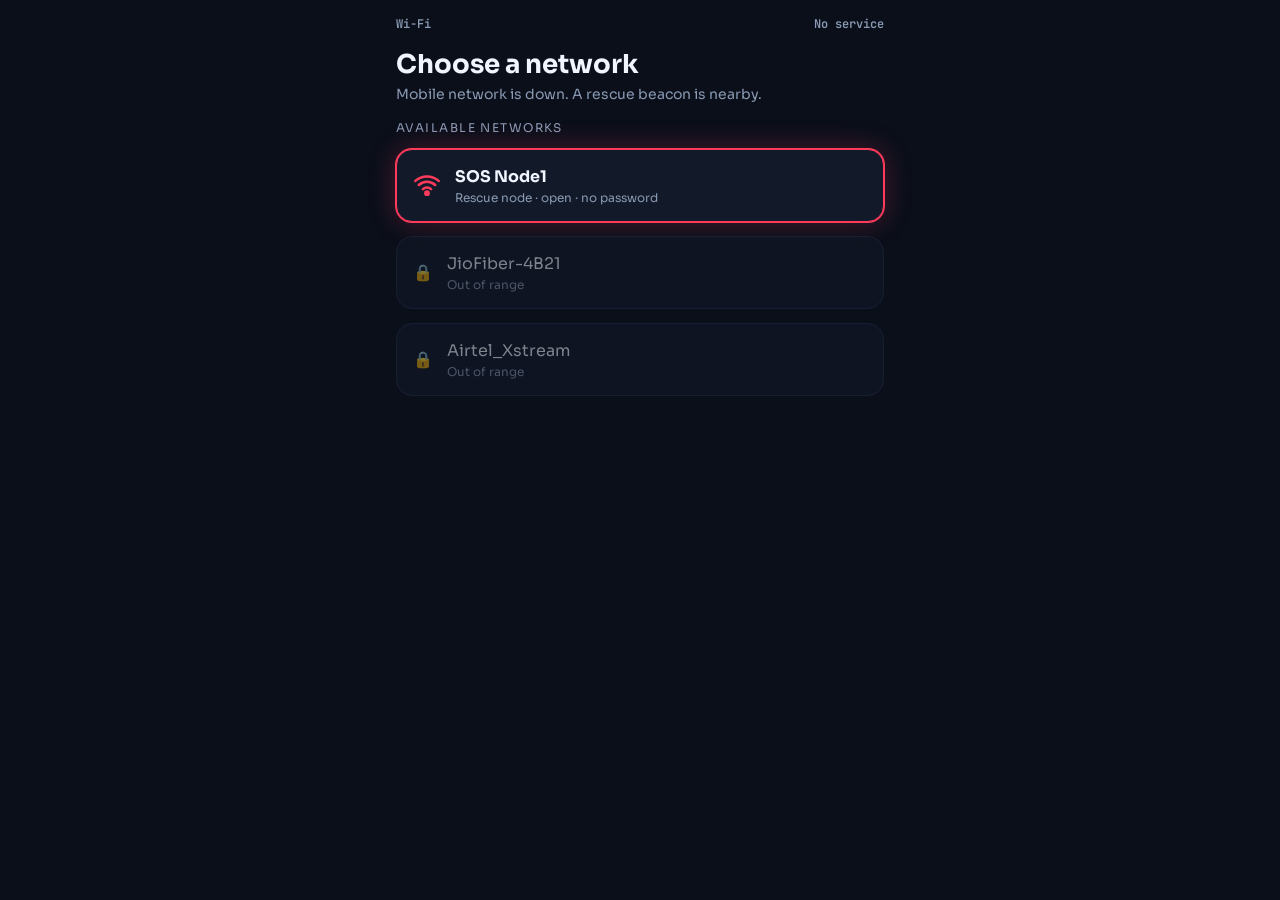
<file: SOS_Node1_phone.html>
<!doctype html><html lang="en"><head><meta charset="utf-8">
<meta name="viewport" content="width=device-width,initial-scale=1,viewport-fit=cover">
<meta name="theme-color" content="#0a0f1a">
<title>SOS Node1</title>
<link rel="preconnect" href="https://fonts.googleapis.com"><link rel="stylesheet" href="https://fonts.googleapis.com/css2?family=Sora:wght@400;600;800&family=JetBrains+Mono:wght@600&family=Noto+Sans+Telugu:wght@400;700&family=Noto+Sans+Devanagari:wght@400;700&display=swap">
<style>
:root{--bg:#0a0f1a;--card:#121a29;--line:#22304a;--fg:#f1f5ff;--mut:#8a9ab3;--red:#ff3b5c;--org:#ff9f1c;--grn:#2fe08a;--cyan:#43c6ff;--f:'Sora','Noto Sans Telugu','Noto Sans Devanagari',system-ui,sans-serif;--m:'JetBrains Mono',ui-monospace,monospace;color-scheme:dark}
*{box-sizing:border-box;-webkit-tap-highlight-color:transparent}
html,body{margin:0;min-height:100%;background:var(--bg);color:var(--fg);font-family:var(--f)}
.scr{max-width:520px;margin:0 auto;padding:calc(env(safe-area-inset-top,0px) + 16px) 16px calc(env(safe-area-inset-bottom,0px) + 24px);display:flex;flex-direction:column;gap:14px}
.scr[hidden]{display:none}
.bar{display:flex;justify-content:space-between;align-items:center;font:600 12px var(--m);color:var(--mut)}
.bar .ok{color:var(--grn)}
h1{margin:4px 0 0;font-size:26px;line-height:1.15}h1 small{display:block;margin-top:6px;font-size:14px;font-weight:400;color:var(--mut)}
.lbl{font-size:12px;letter-spacing:.12em;text-transform:uppercase;color:var(--mut);margin-top:4px}
button{font-family:inherit;color:var(--fg);background:var(--card);border:1px solid var(--line);border-radius:14px;padding:12px;font-size:15px;cursor:pointer}
button:focus-visible{outline:2px solid var(--cyan);outline-offset:2px}
.net{display:flex;align-items:center;gap:14px;padding:16px;border-radius:16px;background:var(--card);border:1px solid var(--line);font-size:16px;text-align:left;width:100%}
.net .nm{flex:1}.net .nm small{display:block;color:var(--mut);font-size:12px;margin-top:3px}
.net.void{border-color:var(--red);box-shadow:0 0 0 1px var(--red),0 0 28px rgba(255,59,92,.28);animation:glow 1.6s infinite}
@keyframes glow{50%{box-shadow:0 0 0 1px var(--red),0 0 44px rgba(255,59,92,.5)}}
.net.dim{opacity:.5}
.ctr{min-height:70vh;display:flex;flex-direction:column;align-items:center;justify-content:center;gap:22px;text-align:center}
.ring{width:120px;height:120px}.ring .spin{transform-origin:50% 50%;animation:sp 1s linear infinite}
@keyframes sp{to{transform:rotate(360deg)}}
.ring .tick{stroke-dasharray:60;stroke-dashoffset:60}.ring.ok .spin{display:none}.ring.ok .bg{stroke:var(--grn)}.ring.ok .tick{animation:dr .5s forwards}
@keyframes dr{to{stroke-dashoffset:0}}
.steps{list-style:none;padding:0;margin:0;display:grid;gap:9px;font-size:15px;text-align:left}
.steps li{opacity:.3;transition:.3s}.steps li.on{opacity:1}.steps li b{display:inline-block;width:20px;font-family:var(--m);color:var(--grn)}
.langs{display:flex;gap:8px}.langs button{flex:1}
.on{border-color:var(--cyan)!important;background:rgba(67,198,255,.13)!important}
.cats{display:grid;grid-template-columns:repeat(3,1fr);gap:8px}
.cats button{padding:14px 6px;display:flex;flex-direction:column;align-items:center;gap:6px;font-size:13px;font-weight:600}
.cats button i{font-style:normal;font-size:24px}
.cats button.on{border-color:var(--red)!important;background:rgba(255,59,92,.15)!important}
.chips{display:flex;flex-wrap:wrap;gap:8px}.chips button{padding:9px 12px;font-size:14px;border-radius:30px}
.row{display:flex;justify-content:space-between;align-items:center;gap:10px;background:var(--card);border:1px solid var(--line);border-radius:14px;padding:10px 12px;font-size:15px}
.step{display:flex;align-items:center;gap:12px}.step button{width:44px;height:44px;padding:0;font-size:22px}.step b{font-size:22px;min-width:30px;text-align:center}
.seg{display:flex;gap:4px}.seg button{padding:8px 10px;font-size:13px;border-radius:10px}
textarea{width:100%;min-height:76px;border-radius:14px;border:1px solid var(--line);background:var(--card);color:var(--fg);font:16px var(--f);padding:12px;resize:vertical}
.send{background:var(--red);border:0;font-size:21px;font-weight:800;padding:18px;border-radius:18px;box-shadow:0 10px 30px rgba(255,59,92,.4)}
.send:disabled{opacity:.5}
.err{color:#ff8fa3;font-size:14px;min-height:18px;text-align:center}
.priv{font-size:12px;color:var(--mut);text-align:center}
/* status */
.track{display:grid;gap:0}
.st{display:grid;grid-template-columns:34px 1fr;gap:12px;align-items:start;padding:10px 0;opacity:.35;transition:.4s}
.st.on{opacity:1}
.st .dot{width:26px;height:26px;border-radius:50%;border:2px solid var(--line);display:grid;place-items:center;font-size:13px;margin-top:2px}
.st.on .dot{border-color:var(--c);background:var(--c);color:#0a0f1a;box-shadow:0 0 18px var(--c)}
.st.cur .dot{animation:pulse 1s infinite}
@keyframes pulse{50%{box-shadow:0 0 0 8px transparent,0 0 28px var(--c)}}
.st b{font-size:18px;display:block}.st small{color:var(--mut);font-size:13px}
.leds{display:flex;gap:28px;justify-content:center;padding:6px 0}
.led{display:flex;flex-direction:column;align-items:center;gap:7px;font:600 11px var(--m);color:var(--mut)}
.led b{width:30px;height:30px;border-radius:50%;background:#1b2434;border:2px solid #2b3850}
.led.org b{--l:var(--org)}.led.grn b{--l:var(--grn)}
.led.solid b{background:var(--l);box-shadow:0 0 26px var(--l)}.led.fast b{animation:bl .3s infinite alternate}.led.slow b{animation:bl 1s infinite alternate}
@keyframes bl{from{background:#1b2434}to{background:var(--l);box-shadow:0 0 22px var(--l)}}
.card{background:var(--card);border:1px solid var(--line);border-radius:14px;padding:12px 14px;font-size:14px;color:var(--mut)}
.card code{font-family:var(--m);color:#cbbcff;font-size:15px;letter-spacing:.06em}
.reply{background:rgba(47,224,138,.12);border:1px solid var(--grn);border-radius:14px;padding:12px 14px;font-size:16px;animation:pop .4s}
.reply small{display:block;font:600 11px var(--m);color:var(--grn);margin-bottom:4px}
@keyframes pop{from{transform:scale(.9);opacity:0}}
.flash{position:fixed;inset:0;pointer-events:none;opacity:0;z-index:9}
.flash.go{animation:fl 1.2s}@keyframes fl{20%{opacity:.55}100%{opacity:0}}
@media (prefers-reduced-motion:reduce){*{animation:none!important;transition:none!important}}
</style>
<div class="flash" id="flash"></div>

<!-- 1 · join network (what the survivor sees in phone Wi-Fi settings) -->
<section class="scr" id="s1">
  <div class="bar"><span>Wi-Fi</span><span>No service</span></div>
  <h1>Choose a network<small>Mobile network is down. A rescue beacon is nearby.</small></h1>
  <div class="lbl">Available networks</div>
  <button class="net void" id="join"><svg width="28" height="28" viewBox="0 0 24 24" fill="none" stroke="#ff3b5c" stroke-width="2.2" stroke-linecap="round"><path d="M2 8.5a15 15 0 0 1 20 0M5 12a10 10 0 0 1 14 0M8.5 15.5a5 5 0 0 1 7 0"/><circle cx="12" cy="19" r="1.4" fill="#ff3b5c"/></svg>
    <span class="nm"><b>SOS Node1</b><small>Rescue node · open · no password</small></span></button>
  <div class="net dim"><span>🔒</span><span class="nm">JioFiber-4B21<small>Out of range</small></span></div>
  <div class="net dim"><span>🔒</span><span class="nm">Airtel_Xstream<small>Out of range</small></span></div>
</section>

<!-- 2 · joining -->
<section class="scr" id="s2" hidden>
  <div class="ctr">
    <svg class="ring" id="ring" viewBox="0 0 100 100"><circle class="bg" cx="50" cy="50" r="44" fill="none" stroke="#22304a" stroke-width="6"/><circle class="spin" cx="50" cy="50" r="44" fill="none" stroke="#43c6ff" stroke-width="6" stroke-linecap="round" stroke-dasharray="70 210"/><path class="tick" d="M30 52 l13 13 l27 -29" fill="none" stroke="#2fe08a" stroke-width="7" stroke-linecap="round" stroke-linejoin="round"/></svg>
    <h1 id="jt" style="text-align:center">Connecting…<small>SOS Node1</small></h1>
    <ul class="steps" id="steps"><li><b>○</b>Joining beacon hotspot</li><li><b>○</b>Getting address</li><li><b>○</b>Opening SOS page</li><li><b>○</b>Beacon N1 reachable</li></ul>
  </div>
</section>

<!-- 3 · SOS form -->
<section class="scr" id="s3" hidden>
  <div class="bar"><span class="ok">● SOS Node1</span><span>no internet needed</span></div>
  <h1 id="t_title">Send SOS<small id="t_sub">A rescue team nearby will see this.</small></h1>
  <div class="langs" id="langs"><button data-l="en" class="on">English</button><button data-l="hi">हिंदी</button><button data-l="te">తెలుగు</button></div>
  <div class="lbl" id="t_what">What happened?</div>
  <div class="cats" id="cats"></div>
  <div class="row"><span id="t_ppl">People with you</span><div class="step"><button id="pm" aria-label="fewer">−</button><b id="pv">1</b><button id="pp" aria-label="more">+</button></div></div>
  <div class="row"><span id="t_inj">Anyone injured?</span><div class="seg" data-k="injured"></div></div>
  <div class="row"><span id="t_bleed">Bleeding?</span><div class="seg" data-k="bleeding"></div></div>
  <div class="lbl" id="t_where">Where are you?</div>
  <div class="chips" id="pos"></div>
  <div class="lbl" id="t_who">Who is with you?</div>
  <div class="chips" id="vuln"></div>
  <div class="lbl" id="t_need">What do you need?</div>
  <div class="chips" id="needs"></div>
  <textarea id="note" maxlength="160" placeholder="Short note (optional): floor, landmark, condition"></textarea>
  <div class="err" id="err" role="alert"></div>
  <button class="send" id="send">SEND SOS</button>
  <div class="priv" id="t_priv">No name or phone number is collected.</div>
</section>

<!-- 4 · live status -->
<section class="scr" id="s4" hidden>
  <div class="bar"><span class="ok">● SOS Node1</span><span id="sid"></span></div>
  <h1 id="headline">Sending…<small id="subline">Keep this page open.</small></h1>
  <div class="track" id="track">
    <div class="st" data-s="SENDING" style="--c:var(--org)"><span class="dot">1</span><span><b>Sending</b><small id="tryl">Beacon node is transmitting over LoRa</small></span></div>
    <div class="st" data-s="DELIVERED" style="--c:var(--cyan)"><span class="dot">2</span><span><b>Delivered</b><small>Command post received it</small></span></div>
    <div class="st" data-s="READ" style="--c:var(--org)"><span class="dot">✓✓</span><span><b>Read by rescuer</b><small>A person has seen your SOS</small></span></div>
    <div class="st" data-s="DISPATCHED" style="--c:var(--grn)"><span class="dot">➜</span><span><b>Help dispatched</b><small id="teaml">A rescue team is on the way</small></span></div>
  </div>
  <div id="replies" style="display:grid;gap:10px"></div>
  <div class="card" id="summary"></div>
  <div class="card" style="color:var(--fg)"><b>While you wait</b><br>Stay where you are · save phone battery · tap metal or a pipe if you hear rescuers · keep this page open</div>
  <button id="retry" hidden>Try sending again</button>
  <button id="again">Send another SOS</button>
</section>

<script>

// ---- backend: shared artifact database (works over the internet; demo timer if unavailable) ----
const DEMO = { on: false, msgs: {} };
let DB = null; const dbReady = (window.claude ? claude.use('db') : Promise.resolve(null)).then(d => (DB = d)).catch(() => null);
const J = (o, s = 200) => new Response(JSON.stringify(o), { status: s, headers: { 'Content-Type': 'application/json' } });
window.fetch = (orig => async (u, o) => { u = String(u); if (!u.startsWith('/api/')) return orig(u, o);
  await Promise.race([dbReady, new Promise(r => setTimeout(r, 4000))]);
  try { if (DB) return await dbApi(u, o); } catch (e) { console.warn('db', e); }
  return demoApi(u, o); })(window.fetch.bind(window));
async function dbApi(u, o) {
  if (u.startsWith('/api/sos')) { const f = JSON.parse(o.body); const id = 'N1-' + Math.random().toString(16).slice(2, 6).toUpperCase() + '-' + String(Date.now() % 100).padStart(2, '0');
    await DB.collection('sos').doc(id).set({ ...f, id, t: Date.now(), state: 'DELIVERED', team: null, replies: [] }); return J({ ok: true, id }); }
  if (u.startsWith('/api/phone')) { const id = decodeURIComponent(u.split('id=')[1]); const s = await DB.collection('sos').doc(id).get(); if (!s.exists) return J({}, 404);
    const d = s.data(); return J({ id, state: d.state, tries: 1, max: 8, team: d.state === 'DISPATCHED' ? d.team : null, replies: d.replies || [] }); }
  return J({ ok: true }); }
function demoApi(u, o) { DEMO.on = true;
  if (u.startsWith('/api/sos')) { const id = 'DEMO-' + Math.random().toString(16).slice(2, 6).toUpperCase(); DEMO.msgs[id] = { t: Date.now(), team: 'NDRF Team 2' }; return J({ ok: true, id }); }
  if (u.startsWith('/api/phone')) { const id = u.split('id=')[1], m = DEMO.msgs[id]; if (!m) return J({}, 404);
    const s = (Date.now() - m.t) / 1000, st = s < 3 ? 'SENDING' : s < 8 ? 'DELIVERED' : s < 14 ? 'READ' : 'DISPATCHED';
    return J({ id, state: st, tries: 1, max: 8, team: st === 'DISPATCHED' ? m.team : null, replies: s > 18 ? [{ text: 'Team arriving in 10 min, stay where you are (demo)' }] : [] }); }
  return J({ ok: true }); }

const $ = s => document.querySelector(s), sleep = ms => new Promise(r => setTimeout(r, ms));
const show = id => document.querySelectorAll('.scr').forEach(s => s.hidden = s.id !== id);
const L = {
  en: { title: 'Send SOS', sub: 'A rescue team nearby will see this.', what: 'What happened?', ppl: 'People with you', inj: 'Anyone injured?', bleed: 'Bleeding?', where: 'Where are you?', who: 'Who is with you?', need: 'What do you need?', priv: 'No name or phone number is collected.', send: 'SEND SOS', note: 'Short note (optional): floor, landmark, condition', yes: 'Yes', no: 'No', uns: 'Not sure', pick: 'Tap what happened first.',
    cats: { TRAPPED: 'Trapped', COLLAPSE: 'Collapse', MEDICAL: 'Medical', FIRE: 'Fire', FLOOD: 'Flood', FOOD_WATER: 'Food / water', SHELTER: 'Shelter', SAFE: 'I am safe', OTHER: 'Other' },
    pos: { GROUND: 'Ground floor', UPPER_FLOOR: 'Upper floor', BASEMENT: 'Basement', ROOF: 'Roof', OUTSIDE: 'Outside', VEHICLE: 'Vehicle' },
    vuln: { CHILD: 'Child', ELDERLY: 'Elderly', PREGNANT: 'Pregnant', DISABLED: 'Disabled' },
    needs: { MEDICAL: 'Doctor', WATER: 'Water', FOOD: 'Food', EVACUATION: 'Evacuation', SHELTER: 'Shelter', RESCUE_TOOLS: 'Rescue tools', MEDICINE: 'Medicine', LIGHT: 'Light' } },
  hi: { title: 'SOS भेजें', sub: 'पास की बचाव टीम इसे देखेगी।', what: 'क्या हुआ?', ppl: 'आपके साथ लोग', inj: 'कोई घायल?', bleed: 'खून बह रहा है?', where: 'आप कहाँ हैं?', who: 'साथ में कौन है?', need: 'क्या चाहिए?', priv: 'नाम या फ़ोन नंबर नहीं लिया जाता।', send: 'SOS भेजें', note: 'छोटा संदेश (वैकल्पिक)', yes: 'हाँ', no: 'नहीं', uns: 'पता नहीं', pick: 'पहले बताइए क्या हुआ।',
    cats: { TRAPPED: 'फँसे हैं', COLLAPSE: 'इमारत गिरी', MEDICAL: 'इलाज', FIRE: 'आग', FLOOD: 'बाढ़', FOOD_WATER: 'खाना / पानी', SHELTER: 'आश्रय', SAFE: 'सुरक्षित हूँ', OTHER: 'अन्य' },
    pos: { GROUND: 'भूतल', UPPER_FLOOR: 'ऊपरी मंज़िल', BASEMENT: 'तहखाना', ROOF: 'छत', OUTSIDE: 'बाहर', VEHICLE: 'गाड़ी' },
    vuln: { CHILD: 'बच्चा', ELDERLY: 'बुज़ुर्ग', PREGNANT: 'गर्भवती', DISABLED: 'दिव्यांग' },
    needs: { MEDICAL: 'डॉक्टर', WATER: 'पानी', FOOD: 'खाना', EVACUATION: 'निकासी', SHELTER: 'आश्रय', RESCUE_TOOLS: 'बचाव औज़ार', MEDICINE: 'दवा', LIGHT: 'रोशनी' } },
  te: { title: 'SOS పంపండి', sub: 'దగ్గరలోని రెస్క్యూ బృందం చూస్తుంది.', what: 'ఏం జరిగింది?', ppl: 'మీతో ఉన్నవారు', inj: 'ఎవరైనా గాయపడ్డారా?', bleed: 'రక్తం కారుతోందా?', where: 'మీరు ఎక్కడ ఉన్నారు?', who: 'మీతో ఎవరు ఉన్నారు?', need: 'ఏం కావాలి?', priv: 'పేరు లేదా ఫోన్ నంబర్ తీసుకోము.', send: 'SOS పంపండి', note: 'చిన్న సందేశం (ఐచ్ఛికం)', yes: 'అవును', no: 'లేదు', uns: 'తెలియదు', pick: 'ముందు ఏం జరిగిందో ఎంచుకోండి.',
    cats: { TRAPPED: 'చిక్కుకున్నాం', COLLAPSE: 'భవనం కూలింది', MEDICAL: 'వైద్యం', FIRE: 'మంటలు', FLOOD: 'వరద', FOOD_WATER: 'ఆహారం / నీరు', SHELTER: 'ఆశ్రయం', SAFE: 'సురక్షితం', OTHER: 'ఇతర' },
    pos: { GROUND: 'గ్రౌండ్ ఫ్లోర్', UPPER_FLOOR: 'పై అంతస్తు', BASEMENT: 'సెల్లార్', ROOF: 'పైకప్పు', OUTSIDE: 'బయట', VEHICLE: 'వాహనం' },
    vuln: { CHILD: 'పిల్లలు', ELDERLY: 'వృద్ధులు', PREGNANT: 'గర్భిణి', DISABLED: 'దివ్యాంగులు' },
    needs: { MEDICAL: 'డాక్టర్', WATER: 'నీరు', FOOD: 'ఆహారం', EVACUATION: 'తరలింపు', SHELTER: 'ఆశ్రయం', RESCUE_TOOLS: 'రెస్క్యూ పరికరాలు', MEDICINE: 'మందులు', LIGHT: 'వెలుతురు' } },
};
const ICON = { TRAPPED: '🧱', COLLAPSE: '🏚️', MEDICAL: '🩺', FIRE: '🔥', FLOOD: '🌊', FOOD_WATER: '💧', SHELTER: '⛺', SAFE: '✅', OTHER: '❔' };
const F = { lang: 'en', cat: null, people: 1, injured: 'unsure', bleeding: 'no', pos: null, vuln: new Set(), needs: new Set(), id: null };

function render() { const t = L[F.lang];
  for (const k of ['what', 'ppl', 'inj', 'bleed', 'where', 'who', 'need', 'priv']) $('#t_' + k).textContent = t[k];
  $('#t_title').firstChild.textContent = t.title; $('#t_sub').textContent = t.sub; $('#send').textContent = t.send; $('#note').placeholder = t.note;
  document.querySelectorAll('#langs button').forEach(b => b.classList.toggle('on', b.dataset.l === F.lang));
  $('#cats').innerHTML = Object.entries(t.cats).map(([k, v]) => `<button data-v="${k}" class="${F.cat === k ? 'on' : ''}"><i>${ICON[k]}</i>${v}</button>`).join('');
  const chips = (el, dict, isOn) => $(el).innerHTML = Object.entries(dict).map(([k, v]) => `<button data-v="${k}" class="${isOn(k) ? 'on' : ''}">${v}</button>`).join('');
  chips('#pos', t.pos, k => F.pos === k); chips('#vuln', t.vuln, k => F.vuln.has(k)); chips('#needs', t.needs, k => F.needs.has(k));
  document.querySelectorAll('.seg').forEach(s => { const k = s.dataset.k; s.innerHTML = [['yes', t.yes], ['no', t.no], ['unsure', t.uns]].map(([v, l]) => `<button data-v="${v}" class="${F[k] === v ? 'on' : ''}">${l}</button>`).join(''); }); }
document.addEventListener('click', e => { const b = e.target.closest('button'); if (!b) return; const p = b.parentElement;
  if (p.id === 'langs') { F.lang = b.dataset.l; render(); }
  else if (p.id === 'cats') { F.cat = b.dataset.v; render(); $('#err').textContent = ''; }
  else if (p.id === 'pos') { F.pos = F.pos === b.dataset.v ? null : b.dataset.v; render(); }
  else if (p.id === 'vuln' || p.id === 'needs') { const s = F[p.id]; s.has(b.dataset.v) ? s.delete(b.dataset.v) : s.add(b.dataset.v); render(); }
  else if (p.classList.contains('seg')) { F[p.dataset.k] = b.dataset.v; render(); } });
$('#pm').onclick = () => { F.people = Math.max(1, F.people - 1); $('#pv').textContent = F.people; };
$('#pp').onclick = () => { F.people = Math.min(99, F.people + 1); $('#pv').textContent = F.people; };
render();

// skip the join animation if the page is reopened mid-session
try { const saved = sessionStorage.getItem('voidnav_id'); if (saved) { F.id = saved; show('s4'); poll(); } } catch (e) {}
$('#join').onclick = async () => { show('s2'); const li = [...document.querySelectorAll('#steps li')];
  for (const [i, l] of li.entries()) { l.classList.add('on'); await sleep(i ? 650 : 1000); l.querySelector('b').textContent = '✓'; }
  $('#ring').classList.add('ok'); $('#jt').innerHTML = 'Connected<small>SOS Node1</small>'; buzz(80); await sleep(1100); show('s3'); };

// ---------- sound + vibration (allowed after the user's SEND tap) ----------
let ac = null;
function tone(seq) { try { ac = ac || new (window.AudioContext || window.webkitAudioContext)(); let t = ac.currentTime;
  seq.forEach(([f, d]) => { const o = ac.createOscillator(), g = ac.createGain(); o.type = 'square'; o.frequency.value = f; g.gain.setValueAtTime(.25, t); g.gain.exponentialRampToValueAtTime(.001, t + d); o.connect(g).connect(ac.destination); o.start(t); o.stop(t + d); t += d + .05; }); } catch (e) {} }
const buzz = p => { try { navigator.vibrate && navigator.vibrate(p); } catch (e) {} };
const flash = c => { const f = $('#flash'); f.style.background = c; f.classList.remove('go'); void f.offsetWidth; f.classList.add('go'); };

$('#send').onclick = async () => { if (!F.cat) { $('#err').textContent = L[F.lang].pick; return; }
  tone([[880, .08]]); $('#send').disabled = true;
  const body = { cat: F.cat, people: F.people, injured: F.injured, bleeding: F.bleeding, pos: F.pos || 'UNKNOWN', vuln: [...F.vuln], needs: [...F.needs], note: $('#note').value.trim(), lang: F.lang };
  try { const r = await fetch('/api/sos', { method: 'POST', headers: { 'Content-Type': 'application/json' }, body: JSON.stringify(body) }); const j = await r.json();
    F.id = j.id; try { sessionStorage.setItem('voidnav_id', j.id); } catch (e) {}
    $('#summary').textContent = 'You reported: ' + summary(); last = null; seenReplies = 0; $('#replies').innerHTML = '';
    show('s4'); poll(); }
  catch (e) { $('#err').textContent = 'Beacon not reachable. Stay connected to SOS Node1 and try again.'; }
  $('#send').disabled = false; };

const summary = () => { const t = L[F.lang]; return [t.cats[F.cat], F.people + ' ' + t.ppl.toLowerCase(), F.injured === 'yes' ? t.inj.replace('?', '') : '', F.pos ? t.pos[F.pos] : '', [...F.needs].map(n => t.needs[n]).join(', ')].filter(Boolean).join(' · '); };
const ORDER = ['SENDING', 'DELIVERED', 'READ', 'DISPATCHED'];
let last = null, seenReplies = 0, pt = null;
async function poll() { clearTimeout(pt); if (!F.id) return;
  try { const r = await fetch('/api/phone?id=' + F.id); if (r.status === 404) { try { sessionStorage.removeItem('voidnav_id'); } catch (e) {} show('s3'); return; }
    const j = await r.json(); paint(j); } catch (e) {}
  pt = setTimeout(poll, 1000); }
function paint(j) { const st = j.state, idx = st === 'FAILED' ? 0 : ORDER.indexOf(st);
  $('#sid').textContent = 'SOS ' + j.id; 
  document.querySelectorAll('.st').forEach((e, i) => { e.classList.toggle('on', i <= idx); e.classList.toggle('cur', i === idx && st !== 'DISPATCHED'); });
  $('#tryl').textContent = st === 'SENDING' ? `Try ${Math.max(1, j.tries)} of ${j.max} · waiting for command post` : st === 'FAILED' ? `Not delivered yet after ${j.max} tries` : `Delivered on try ${j.tries}`;
  const H = { SENDING: ['Sending…', 'Keep this page open. The beacon retries until command answers.'], DELIVERED: ['Delivered', 'The command post has your SOS. Stay where you are.'], READ: ['Read by rescuer', 'A person has seen your SOS.'], DISPATCHED: ['Help is on the way', 'Stay where you are. Make noise when you hear the team.'], FAILED: ['Not delivered yet', 'The beacon could not reach command. Tap "Try sending again".'] }[st];
  $('#headline').firstChild.textContent = H[0]; $('#subline').textContent = H[1];
  if (j.team) $('#teaml').textContent = j.team + ' is on the way';
  $('#retry').hidden = st !== 'FAILED';
  if (last && last !== st) { if (st === 'DELIVERED') { tone([[660, .12], [880, .15]]); buzz(120); flash('#43c6ff'); }
    if (st === 'READ') { tone([[880, .15], [880, .15], [1175, .3]]); buzz([150, 80, 150]); flash('#ff9f1c'); }
    if (st === 'DISPATCHED') { tone([[784, .2], [988, .2], [1175, .2], [1568, .5]]); buzz([300, 100, 300, 100, 500]); flash('#2fe08a'); } }
  last = st;
  if (j.replies.length > seenReplies) { j.replies.slice(seenReplies).forEach(r => $('#replies').insertAdjacentHTML('beforeend', `<div class="reply"><small>MESSAGE FROM RESCUE COMMAND</small>${r.text.replace(/[<>&]/g, '')}</div>`));
    if (seenReplies || last) { tone([[1046, .15], [1318, .3]]); buzz([200, 100, 200]); flash('#2fe08a'); } seenReplies = j.replies.length; } }
$('#retry').onclick = async () => { await fetch('/api/retry', { method: 'POST', headers: { 'Content-Type': 'application/json' }, body: JSON.stringify({ id: F.id }) }); poll(); };
$('#again').onclick = () => { clearTimeout(pt); F.id = null; try { sessionStorage.removeItem('voidnav_id'); } catch (e) {} F.cat = null; F.pos = null; F.vuln.clear(); F.needs.clear(); F.people = 1; $('#pv').textContent = 1; $('#note').value = ''; render(); show('s3'); };
</script>


<section class="scr" id="cmd" hidden style="max-width:900px">
  <div class="bar"><span class="ok">● VOID-NAV COMMAND · SOS Inbox</span><a href="#" id="toPhone" style="color:var(--cyan)">Survivor page</a></div>
  <h1>SOS Inbox<small id="cstat">Connecting…</small></h1>
  <button id="cgo" style="background:var(--red);border:0;font-weight:800">🔊 Enable alarm sound</button>
  <div id="clist" style="display:grid;gap:10px"></div>
</section>
<style>
.ci{background:var(--card);border:1px solid var(--line);border-left:5px solid var(--c);border-radius:14px;padding:12px 14px;display:grid;gap:6px}
.ci.new{animation:glow2 1s infinite}@keyframes glow2{50%{background:#2a0d14}}
.ci .t{display:flex;justify-content:space-between;font:600 12px var(--m);color:var(--c)}
.ci b{font-size:19px}.ci .w{font-size:16px}.ci .acts{display:flex;flex-wrap:wrap;gap:8px}
.ci .acts button{padding:9px 12px;font-size:14px}.ci .pri{background:var(--grn);color:#04150c;border:0;font-weight:800}
.pill{font:700 11px var(--m);padding:3px 8px;border-radius:20px;border:1px solid}
</style>
<script>
(function () {
  const CL = { TRAPPED: 'Trapped', COLLAPSE: 'Building collapse', MEDICAL: 'Medical', FIRE: 'Fire', FLOOD: 'Flood', FOOD_WATER: 'Food / water', SHELTER: 'Shelter', SAFE: 'Safe', OTHER: 'Other' };
  const prio = d => (['TRAPPED', 'COLLAPSE', 'FIRE'].includes(d.cat) || d.bleeding === 'yes' || d.injured === 'yes') ? 0 : d.cat === 'SAFE' ? 2 : 1;
  const PC = ['#ff3b5c', '#ff9f1c', '#2fe08a'], PL = ['CRITICAL', 'URGENT', 'INFO'];
  const esc = s => String(s ?? '').replace(/[&<>"]/g, c => ({ '&': '&amp;', '<': '&lt;', '>': '&gt;', '"': '&quot;' }[c]));
  let docs = [], seen = null, opened = new Set(), unsub = null, ac = null, sound = false;
  const beep = () => { if (!sound) return; try { ac = ac || new AudioContext(); let t = ac.currentTime; [740, 988, 740, 988].forEach(f => { const o = ac.createOscillator(), g = ac.createGain(); o.type = 'sawtooth'; o.frequency.value = f; g.gain.setValueAtTime(.15, t); g.gain.exponentialRampToValueAtTime(.001, t + .18); o.connect(g).connect(ac.destination); o.start(t); o.stop(t + .18); t += .18; }); } catch (e) {} };
  document.getElementById('cgo').onclick = e => { sound = true; e.target.textContent = '🔊 Alarm on'; beep(); };
  function route() { const c = location.hash === '#command'; document.querySelectorAll('.scr').forEach(s => s.hidden = c ? s.id !== 'cmd' : s.id === 'cmd' || s.hidden); if (c) { if (!document.getElementById('s1').hidden) {} startCmd(); } else if (document.querySelectorAll('.scr:not([hidden])').length === 0) document.getElementById('s1').hidden = false; }
  window.addEventListener('hashchange', route);
  document.getElementById('toPhone').onclick = e => { e.preventDefault(); location.hash = ''; document.getElementById('cmd').hidden = true; document.getElementById('s1').hidden = false; };
  async function startCmd() { if (unsub) return; const st = document.getElementById('cstat');
    const db = await dbReady; if (!DB) { st.textContent = 'Shared inbox unavailable here (sign in to claude.ai). The survivor page still runs in demo mode.'; return; }
    st.textContent = 'Live · new SOS from any phone with this link appear here';
    unsub = DB.collection('sos').orderBy('t', 'desc').limit(50).onSnapshot(snap => {
      const ids = snap.docs.map(d => d.id); if (seen) ids.filter(i => !seen.has(i)).forEach(() => beep()); seen = new Set(ids);
      docs = snap.docs.map(d => d.data()); render(); }, err => { st.textContent = 'Inbox error: ' + (err && err.code || err); }); }
  function render() { const L = document.getElementById('clist');
    if (!docs.length) { L.innerHTML = '<div class="card">No SOS yet. Open this same link on a phone (without #command), tap SOS Node1 and send.</div>'; return; }
    const arr = [...docs].sort((a, b) => prio(a) - prio(b) || b.t - a.t);
    L.innerHTML = arr.map(d => { const p = prio(d), unread = d.state === 'DELIVERED';
      return `<div class="ci ${unread ? 'new' : ''}" style="--c:${PC[p]}" data-id="${esc(d.id)}">
        <div class="t"><span>${PL[p]} · ${esc(d.id)} · ${new Date(d.t).toLocaleTimeString()}</span><span class="pill" style="color:${d.state === 'DISPATCHED' ? '#2fe08a' : unread ? '#43c6ff' : '#ff9f1c'}">${unread ? 'UNREAD' : esc(d.state)}</span></div>
        <b>${CL[d.cat] || esc(d.cat)} · ${esc(d.people)} ${d.people == 1 ? 'person' : 'people'}${d.injured === 'yes' ? ' · injured' : ''}${d.bleeding === 'yes' ? ' · bleeding' : ''}</b>
        <div class="w">${[d.pos && d.pos !== 'UNKNOWN' ? 'Where: ' + esc(d.pos.replace('_', ' ').toLowerCase()) : '', (d.vuln || []).length ? 'With: ' + esc(d.vuln.join(', ').toLowerCase()) : '', (d.needs || []).length ? 'Needs: ' + esc(d.needs.join(', ').replace(/_/g, ' ').toLowerCase()) : ''].filter(Boolean).join(' · ')}</div>
        ${d.note ? `<div class="w">“${esc(d.note)}”</div>` : ''}
        <div class="acts">${unread ? '<button data-a="read">Open → mark READ</button>' : ''}${d.state !== 'DISPATCHED' ? '<select data-team style="font:14px var(--f);background:#121a29;color:#fff;border:1px solid #22304a;border-radius:10px;padding:8px"><option>NDRF Team 2</option><option>GHMC DRF Team 1</option><option>Fire & Emergency Unit 4</option><option>108 Ambulance</option></select><button class="pri" data-a="disp">Dispatch</button>' : `<span style="color:#2fe08a">✓ ${esc(d.team)}</span>`}<button data-a="reply">Reply “Team arriving in 10 min”</button></div>
        ${(d.replies || []).length ? `<div style="font-size:13px;color:var(--mut)">Replies sent: ${d.replies.map(r => esc(r.text)).join(' · ')}</div>` : ''}</div>`; }).join('');
    L.querySelectorAll('.ci').forEach(c => c.querySelectorAll('button[data-a]').forEach(b => b.onclick = async () => { const id = c.dataset.id, ref = DB.collection('sos').doc(id), d = docs.find(x => x.id === id); b.disabled = true;
      try { if (b.dataset.a === 'read') await ref.update({ state: 'READ' });
        if (b.dataset.a === 'disp') await ref.update({ state: 'DISPATCHED', team: c.querySelector('[data-team]').value });
        if (b.dataset.a === 'reply') await ref.update({ replies: [...(d.replies || []), { t: Date.now(), text: 'Team arriving in 10 min, stay where you are' }] }); }
      catch (e) { alert && console.warn(e); b.disabled = false; } })); }
  route();
})();
</script>
</html>
</file>
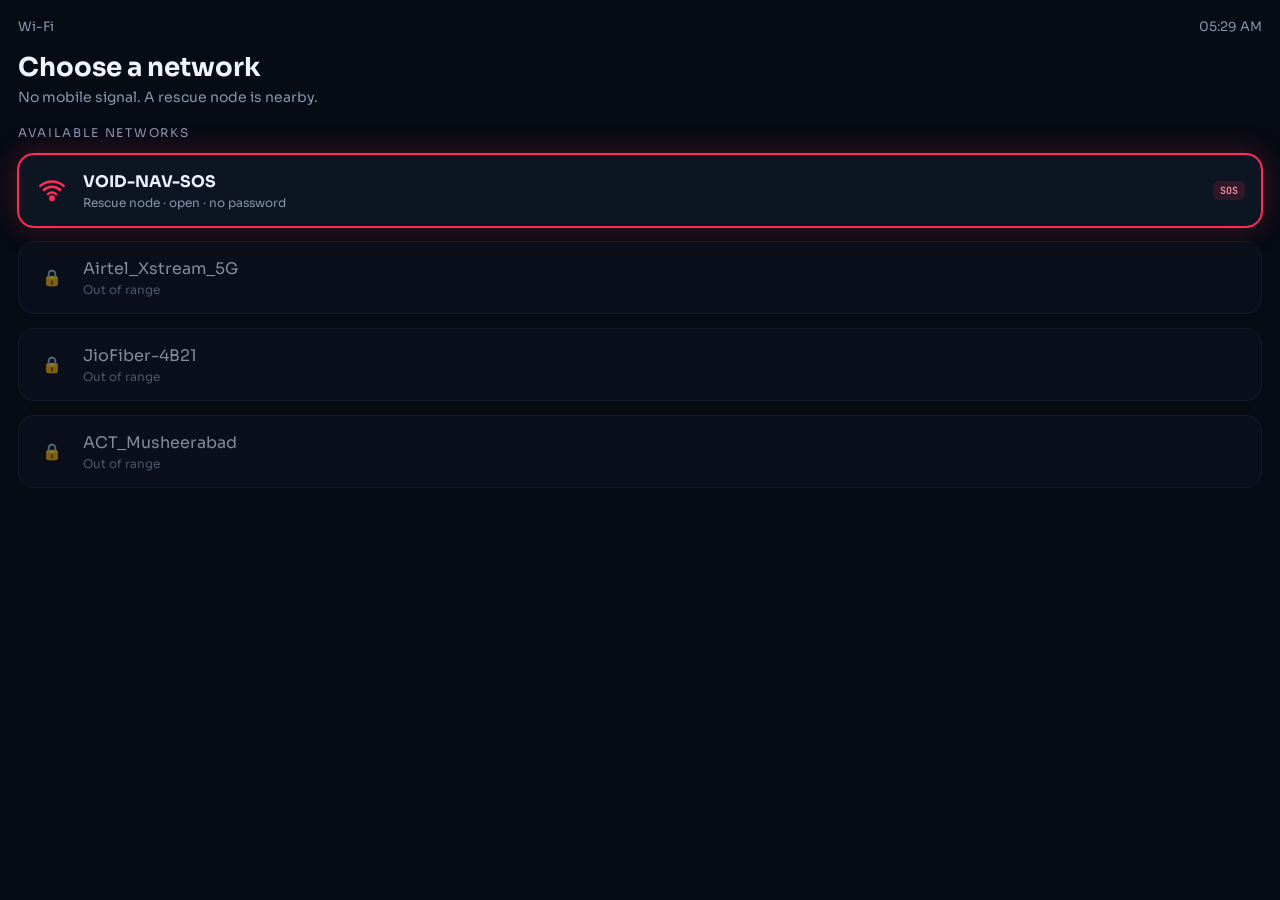
<file: dashboard/phone.html>
<!DOCTYPE html>
<html lang="en"><head><meta charset="utf-8">
<meta name="viewport" content="width=device-width,initial-scale=1,maximum-scale=1,viewport-fit=cover">
<meta name="theme-color" content="#070b14">
<title>VOID-NAV SOS</title>
<link rel="stylesheet" href="fonts/fonts.css">
<style>
:root{--bg:#070b14;--card:#0e1522;--line:#1d2a3e;--fg:#eef4ff;--mut:#8696ad;--red:#ff2d55;--org:#ff8a1f;--grn:#2fe08a;--cyan:#39d0ff;--f:'Sora','Noto Sans Telugu','Noto Sans Devanagari',system-ui,sans-serif;--m:'JetBrains Mono',ui-monospace,monospace;color-scheme:dark}
*{box-sizing:border-box;-webkit-tap-highlight-color:transparent}
html,body{margin:0;height:100%;background:var(--bg);color:var(--fg);font-family:var(--f)}
.scr{position:fixed;inset:0;padding:calc(env(safe-area-inset-top,0px) + 18px) 18px calc(env(safe-area-inset-bottom,0px) + 18px);display:flex;flex-direction:column;gap:14px;overflow:auto;transition:opacity .35s,transform .35s}
.scr.off{opacity:0;transform:translateX(30px);pointer-events:none}
.top{display:flex;justify-content:space-between;align-items:center;font-size:13px;color:var(--mut)}
h1{font-size:26px;margin:4px 0 0;line-height:1.15}h1 small{display:block;font-size:14px;color:var(--mut);font-weight:400;margin-top:6px}
.lbl{font-size:12px;letter-spacing:.14em;text-transform:uppercase;color:var(--mut);margin-top:6px}
/* wifi list */
.net{display:flex;align-items:center;gap:14px;padding:16px;border-radius:16px;background:var(--card);border:1px solid var(--line);font-size:16px}
.net .ic{width:34px;height:34px;display:grid;place-items:center}
.net .nm{flex:1;min-width:0}.net .nm small{display:block;color:var(--mut);font-size:12px;margin-top:3px}
.net.void{border-color:var(--red);box-shadow:0 0 0 1px var(--red),0 0 30px rgba(255,45,85,.25);cursor:pointer;animation:glow 1.6s infinite}
@keyframes glow{50%{box-shadow:0 0 0 1px var(--red),0 0 45px rgba(255,45,85,.45)}}
.net.dim{opacity:.55}
.tag{font:600 10px var(--m);padding:3px 7px;border-radius:6px;background:rgba(255,45,85,.15);color:#ff8fa6}
/* connecting */
.ctr{flex:1;display:flex;flex-direction:column;align-items:center;justify-content:center;gap:22px;text-align:center}
.ring{width:130px;height:130px;position:relative}
.ring svg{width:100%;height:100%}
.ring .spin{transform-origin:50% 50%;animation:sp 1s linear infinite}
@keyframes sp{to{transform:rotate(360deg)}}
.ring .tick{stroke-dasharray:60;stroke-dashoffset:60}
.ring.ok .spin{display:none}.ring.ok .bg{stroke:var(--grn);transition:stroke .3s}.ring.ok .tick{animation:dr .5s .1s forwards}
@keyframes dr{to{stroke-dashoffset:0}}
.steps{list-style:none;padding:0;margin:0;display:flex;flex-direction:column;gap:10px;font-size:15px;text-align:left}
.steps li{opacity:.3;transition:.3s;display:flex;gap:10px;align-items:center}.steps li.on{opacity:1}.steps li.done b{color:var(--grn)}
.steps b{font-family:var(--m);width:18px}
/* form */
.langs{display:flex;gap:8px}.langs button{flex:1}
button{font-family:inherit;color:var(--fg);background:var(--card);border:1px solid var(--line);border-radius:14px;padding:12px;font-size:15px;cursor:pointer}
button.on{border-color:var(--cyan);background:rgba(57,208,255,.12)}
.quick{display:grid;grid-template-columns:1fr 1fr;gap:10px}
.quick button{padding:16px 10px;font-size:16px;font-weight:600;text-align:left;display:flex;gap:10px;align-items:center}
.quick button i{font-style:normal;font-size:22px}
.quick button.on{border-color:var(--red);background:rgba(255,45,85,.14)}
.row{display:flex;gap:10px;align-items:center;justify-content:space-between;background:var(--card);border:1px solid var(--line);border-radius:14px;padding:10px 14px;font-size:16px}
.step{display:flex;align-items:center;gap:14px}.step button{width:44px;height:44px;padding:0;font-size:22px;border-radius:12px}.step b{font-size:22px;min-width:28px;text-align:center}
.sw{width:54px;height:32px;border-radius:20px;background:#26344a;position:relative;border:0;padding:0}.sw:after{content:'';position:absolute;top:4px;left:4px;width:24px;height:24px;border-radius:50%;background:#fff;transition:.2s}.sw.on{background:var(--red)}.sw.on:after{left:26px}
textarea{width:100%;min-height:84px;border-radius:14px;border:1px solid var(--line);background:var(--card);color:var(--fg);font:16px var(--f);padding:12px;resize:none}
.send{background:var(--red);border:0;font-size:20px;font-weight:800;padding:18px;border-radius:18px;box-shadow:0 10px 30px rgba(255,45,85,.4);letter-spacing:.04em}
.send:disabled{opacity:.5}
.priv{font-size:12px;color:var(--mut);text-align:center}
/* sent */
.leds{display:flex;gap:26px;justify-content:center}
.led{display:flex;flex-direction:column;align-items:center;gap:8px;font:600 12px var(--m);color:var(--mut)}
.led b{width:34px;height:34px;border-radius:50%;background:#1c2433;border:2px solid #2a364a;transition:.4s}
.led.org.on b{background:var(--org);box-shadow:0 0 30px var(--org)}.led.grn.on b{background:var(--grn);box-shadow:0 0 30px var(--grn)}
.led.on{color:var(--fg)}
.flow{display:flex;align-items:center;gap:6px;font:600 12px var(--m);color:var(--mut);justify-content:center;flex-wrap:wrap}
.flow span{padding:6px 9px;border-radius:8px;background:var(--card);border:1px solid var(--line);opacity:.35;transition:.3s}.flow span.on{opacity:1;border-color:var(--cyan);color:var(--cyan)}
.bytes{display:grid;grid-template-columns:repeat(8,1fr);gap:4px;font:600 12px var(--m)}
.bytes i{font-style:normal;text-align:center;padding:7px 0;border-radius:6px;background:rgba(167,139,250,.18);color:#d6c8ff;opacity:0;transform:scale(.6);transition:.25s}.bytes i.on{opacity:1;transform:none}
.big{font-size:22px;font-weight:800;text-align:center}.big small{display:block;font-size:14px;font-weight:400;color:var(--mut);margin-top:6px}
.err{color:#ff8fa6;font-size:13px;text-align:center;min-height:16px}
</style></head><body>

<!-- 1. Wi-Fi list -->
<section class="scr" id="s1">
  <div class="top"><span>Wi-Fi</span><span id="clk"></span></div>
  <h1>Choose a network<small>No mobile signal. A rescue node is nearby.</small></h1>
  <div class="lbl">Available networks</div>
  <div class="net void" id="netVoid"><div class="ic"><svg width="28" height="28" viewBox="0 0 24 24" fill="none" stroke="#ff2d55" stroke-width="2.2" stroke-linecap="round"><path d="M2 8.5a15 15 0 0 1 20 0M5 12a10 10 0 0 1 14 0M8.5 15.5a5 5 0 0 1 7 0"/><circle cx="12" cy="19" r="1.4" fill="#ff2d55"/></svg></div>
    <div class="nm"><b>VOID-NAV-SOS</b><small>Rescue node · open · no password</small></div><span class="tag">SOS</span></div>
  <div class="net dim"><div class="ic">🔒</div><div class="nm">Airtel_Xstream_5G<small>Out of range</small></div></div>
  <div class="net dim"><div class="ic">🔒</div><div class="nm">JioFiber-4B21<small>Out of range</small></div></div>
  <div class="net dim"><div class="ic">🔒</div><div class="nm">ACT_Musheerabad<small>Out of range</small></div></div>
</section>

<!-- 2. Connecting -->
<section class="scr off" id="s2">
  <div class="top"><span>VOID-NAV-SOS</span><span></span></div>
  <div class="ctr">
    <div class="ring" id="ring"><svg viewBox="0 0 100 100"><circle class="bg" cx="50" cy="50" r="44" fill="none" stroke="#1d2a3e" stroke-width="6"/>
      <circle class="spin" cx="50" cy="50" r="44" fill="none" stroke="#39d0ff" stroke-width="6" stroke-linecap="round" stroke-dasharray="70 210"/>
      <path class="tick" d="M30 52 l13 13 l27 -29" fill="none" stroke="#2fe08a" stroke-width="7" stroke-linecap="round" stroke-linejoin="round"/></svg></div>
    <div class="big" id="cTitle">Connecting…<small>VOID-NAV-SOS</small></div>
    <ul class="steps" id="steps">
      <li><b>○</b>Joining ESP32 hotspot</li>
      <li><b>○</b>Getting address (192.168.4.x)</li>
      <li><b>○</b>Opening SOS page</li>
      <li><b>○</b>Rescue node N1 · mesh link OK</li>
    </ul>
  </div>
</section>

<!-- 3. SOS form -->
<section class="scr off" id="s3">
  <div class="top"><span style="color:var(--grn)">● Connected · Node N1</span><span>LoRa mesh</span></div>
  <h1 data-t="title">Send SOS<small data-t="sub">Rescue teams nearby will see this.</small></h1>
  <div class="langs"><button data-l="en" class="on">English</button><button data-l="hi">हिंदी</button><button data-l="te">తెలుగు</button></div>
  <div class="lbl" data-t="what">What is happening?</div>
  <div class="quick" id="quick"></div>
  <div class="row"><span data-t="ppl">People with you</span><div class="step"><button id="pm">−</button><b id="pv">1</b><button id="pp">+</button></div></div>
  <div class="row"><span data-t="inj">Someone injured?</span><button class="sw" id="inj" aria-label="injured"></button></div>
  <textarea id="txt" data-tp="ph" placeholder="Anything else? (floor, landmark, condition)"></textarea>
  <div class="err" id="err"></div>
  <button class="send" id="send" data-t="send">SEND SOS</button>
  <div class="priv" data-t="priv">No name or phone number is sent. Only the message.</div>
</section>

<!-- 4. Sent / status -->
<section class="scr off" id="s4">
  <div class="top"><span style="color:var(--grn)">● Node N1</span><span id="mid" style="font-family:var(--m)"></span></div>
  <div class="big" id="sTitle">Sending…<small>Compressing your message</small></div>
  <div class="bytes" id="bytes"></div>
  <div class="flow" id="flow"><span>Phone</span>→<span>Node N1</span>→<span>16 B LoRa</span>→<span>Relays</span>→<span>Rescue HQ</span></div>
  <div class="leds"><div class="led org" id="ledR"><b></b>READ</div><div class="led grn" id="ledD"><b></b>HELP SENT</div></div>
  <div class="big" id="state" style="font-size:18px"></div>
  <button id="again" style="margin-top:auto">Send another message</button>
</section>

<script>
const $ = s => document.querySelector(s), sleep = ms => new Promise(r => setTimeout(r, ms));
const show = id => document.querySelectorAll('.scr').forEach(s => s.classList.toggle('off', s.id !== id));
setInterval(() => $('#clk').textContent = new Date().toLocaleTimeString([], { hour: '2-digit', minute: '2-digit' }), 1000);

const T = {
  en: { title: 'Send SOS', sub: 'Rescue teams nearby will see this.', what: 'What is happening?', ppl: 'People with you', inj: 'Someone injured?', ph: 'Anything else? (floor, landmark, condition)', send: 'SEND SOS', priv: 'No name or phone number is sent. Only the message.',
    q: [['🧱', 'Trapped', 'trapped under debris'], ['🩸', 'Injured', 'injured, bleeding'], ['💊', 'Need medicine', 'need medical help'], ['🔥', 'Fire / gas', 'fire and gas smell'], ['💧', 'Need water/food', 'need water and food'], ['✅', 'I am safe', 'we are safe']] },
  hi: { title: 'SOS भेजें', sub: 'पास की बचाव टीम इसे देखेगी।', what: 'क्या हो रहा है?', ppl: 'आपके साथ लोग', inj: 'कोई घायल है?', ph: 'और कुछ? (मंज़िल, पहचान)', send: 'SOS भेजें', priv: 'नाम या फ़ोन नंबर नहीं भेजा जाता।',
    q: [['🧱', 'फँसे हैं', 'मलबे में फँसे हैं'], ['🩸', 'घायल', 'घायल, खून बह रहा है'], ['💊', 'दवा चाहिए', 'डॉक्टर चाहिए'], ['🔥', 'आग / गैस', 'आग और गैस की गंध'], ['💧', 'पानी/खाना', 'पानी और खाना चाहिए'], ['✅', 'सुरक्षित हूँ', 'हम सुरक्षित हैं']] },
  te: { title: 'SOS పంపండి', sub: 'దగ్గరలోని రెస్క్యూ బృందం చూస్తుంది.', what: 'ఏం జరుగుతోంది?', ppl: 'మీతో ఉన్నవారు', inj: 'ఎవరైనా గాయపడ్డారా?', ph: 'ఇంకా ఏమైనా? (అంతస్తు, గుర్తు)', send: 'SOS పంపండి', priv: 'పేరు లేదా ఫోన్ నంబర్ పంపబడదు.',
    q: [['🧱', 'చిక్కుకున్నాం', 'శిథిలాల కింద చిక్కుకున్నాం'], ['🩸', 'గాయపడ్డాం', 'గాయపడ్డాం, రక్తం కారుతోంది'], ['💊', 'మందులు కావాలి', 'వైద్య సహాయం కావాలి'], ['🔥', 'మంటలు / గ్యాస్', 'మంటలు, గ్యాస్ వాసన'], ['💧', 'నీరు/ఆహారం', 'నీరు, ఆహారం కావాలి'], ['✅', 'సురక్షితం', 'మేము సురక్షితంగా ఉన్నాం']] },
};
const F = { lang: 'en', pick: new Set(), people: 1, inj: false, id: null };
function lang(l) { F.lang = l; F.pick.clear(); const t = T[l];
  document.querySelectorAll('[data-t]').forEach(e => { const k = e.dataset.t; if (e.tagName === 'H1') { e.firstChild.textContent = t.title; return; } else e.textContent = t[k]; });
  $('#s3 h1 small').textContent = t.sub; $('#txt').placeholder = t.ph;
  document.querySelectorAll('.langs button').forEach(b => b.classList.toggle('on', b.dataset.l === l));
  $('#quick').innerHTML = t.q.map((q, i) => `<button data-i="${i}"><i>${q[0]}</i>${q[1]}</button>`).join('');
  $('#quick').querySelectorAll('button').forEach(b => b.onclick = () => { const i = +b.dataset.i; F.pick.has(i) ? F.pick.delete(i) : F.pick.add(i); b.classList.toggle('on'); if (i === 1 && F.pick.has(1)) setInj(true); }); }
document.querySelectorAll('.langs button').forEach(b => b.onclick = () => lang(b.dataset.l));
const setInj = v => { F.inj = v; $('#inj').classList.toggle('on', v); };
$('#inj').onclick = () => setInj(!F.inj);
$('#pm').onclick = () => { F.people = Math.max(1, F.people - 1); $('#pv').textContent = F.people; };
$('#pp').onclick = () => { F.people = Math.min(50, F.people + 1); $('#pv').textContent = F.people; };
lang('en');

// 1 → 2 → 3 : connect animation
$('#netVoid').onclick = async () => { show('s2'); const li = [...document.querySelectorAll('#steps li')];
  for (const [i, l] of li.entries()) { l.classList.add('on'); await sleep(i === 0 ? 1200 : 750); l.classList.add('done'); l.querySelector('b').textContent = '✓'; }
  $('#ring').classList.add('ok'); $('#cTitle').innerHTML = 'Connected<small>VOID-NAV-SOS · Node N1</small>'; if (navigator.vibrate) navigator.vibrate(80);
  await sleep(1400); show('s3'); };

// 3 → 4 : send
$('#send').onclick = async () => { const t = T[F.lang]; const parts = [...F.pick].map(i => t.q[i][2]); const extra = $('#txt').value.trim(); if (extra) parts.push(extra);
  if (!parts.length) { $('#err').textContent = 'Tap what is happening, or type a message.'; return; } $('#err').textContent = '';
  const text = parts.join(', ') + (F.people > 1 ? ` (${F.people} people)` : '');
  $('#send').disabled = true;
  try { const r = await fetch('/api/sos', { method: 'POST', headers: { 'Content-Type': 'application/json' }, body: JSON.stringify({ text, people: F.people, injured: F.inj, panic: F.pick.has(0) && F.inj, lang: F.lang }) });
    const j = await r.json(); F.id = j.id; } catch (e) { $('#err').textContent = 'Node not reachable. Stay connected to VOID-NAV-SOS and try again.'; $('#send').disabled = false; return; }
  $('#send').disabled = false; sentAnim(text); };

async function sentAnim(text) { show('s4'); $('#mid').textContent = '#' + F.id; $('#ledR').classList.remove('on'); $('#ledD').classList.remove('on'); $('#state').textContent = '';
  $('#sTitle').innerHTML = 'Sending…<small>Compressing to 16 bytes</small>';
  const hex = F.id.match(/../g).concat(['0A', '01', (F.inj ? 'C4' : '44'), F.pick.has(0) ? '01' : '05', ('0' + F.people.toString(16)).slice(-2).toUpperCase(), F.inj ? '80' : '00', '08', 'A1', 'F3', '5C']).slice(0, 16);
  $('#bytes').innerHTML = hex.map(h => `<i>${h}</i>`).join(''); const bs = [...document.querySelectorAll('#bytes i')];
  for (const b of bs) { b.classList.add('on'); await sleep(60); }
  const fl = [...document.querySelectorAll('#flow span')]; for (const s of fl) { s.classList.add('on'); await sleep(450); }
  $('#sTitle').innerHTML = 'SOS delivered<small>Rescue HQ has your message. Stay where you are.</small>'; if (navigator.vibrate) navigator.vibrate([60, 60, 60]);
  $('#state').textContent = 'Waiting for a rescuer to read it…'; poll(); }

let pt = null;
async function poll() { clearTimeout(pt); if (!F.id) return;
  try { const j = await (await fetch('/api/status?id=' + F.id)).json();
    if (j.state === 'READ' || j.state === 'DISPATCHED') { if (!$('#ledR').classList.contains('on') && navigator.vibrate) navigator.vibrate(120); $('#ledR').classList.add('on'); $('#state').textContent = 'A rescuer has read your SOS.'; }
    if (j.state === 'DISPATCHED') { $('#ledD').classList.add('on'); $('#state').textContent = 'Help is on the way. Stay where you are.'; return; } } catch (e) {}
  pt = setTimeout(poll, 1500); }
$('#again').onclick = () => { clearTimeout(pt); F.id = null; F.pick.clear(); setInj(false); F.people = 1; $('#pv').textContent = 1; $('#txt').value = ''; lang(F.lang); show('s3'); };
</script>
</body></html>
</file>
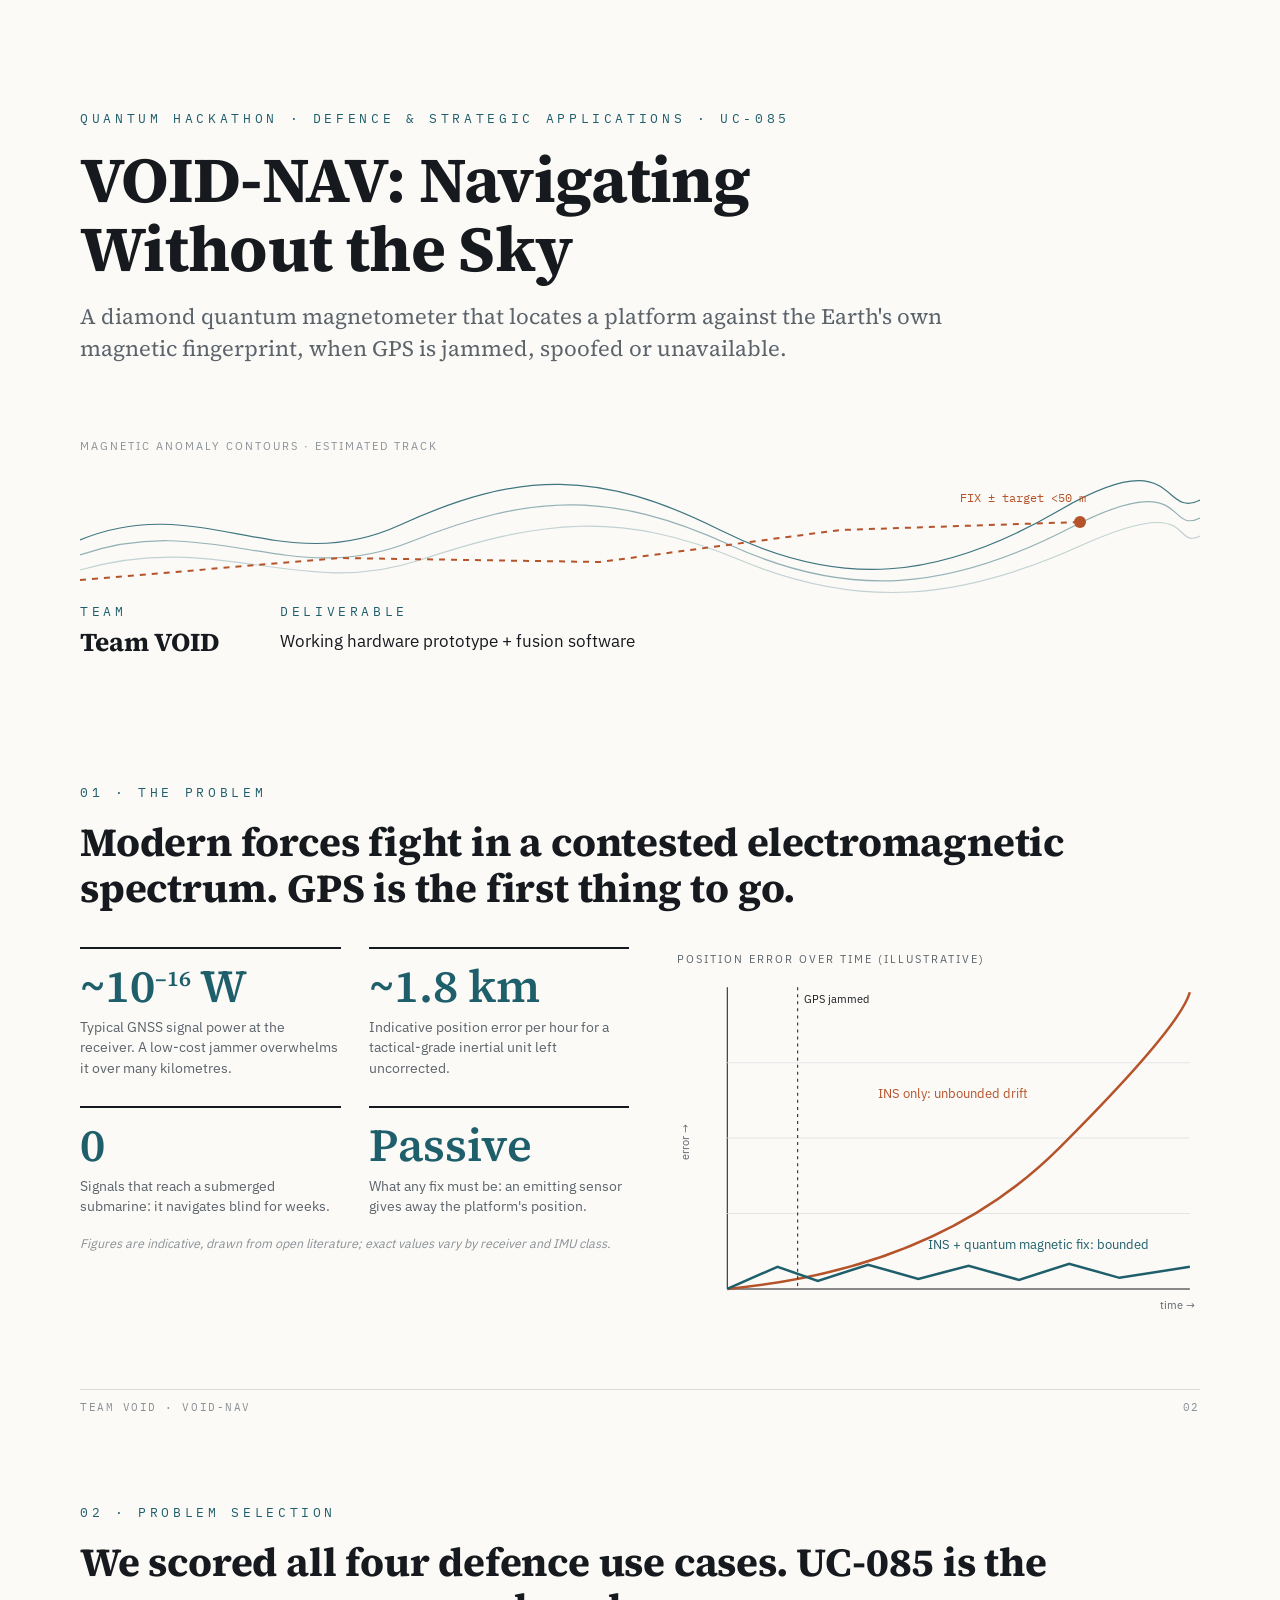
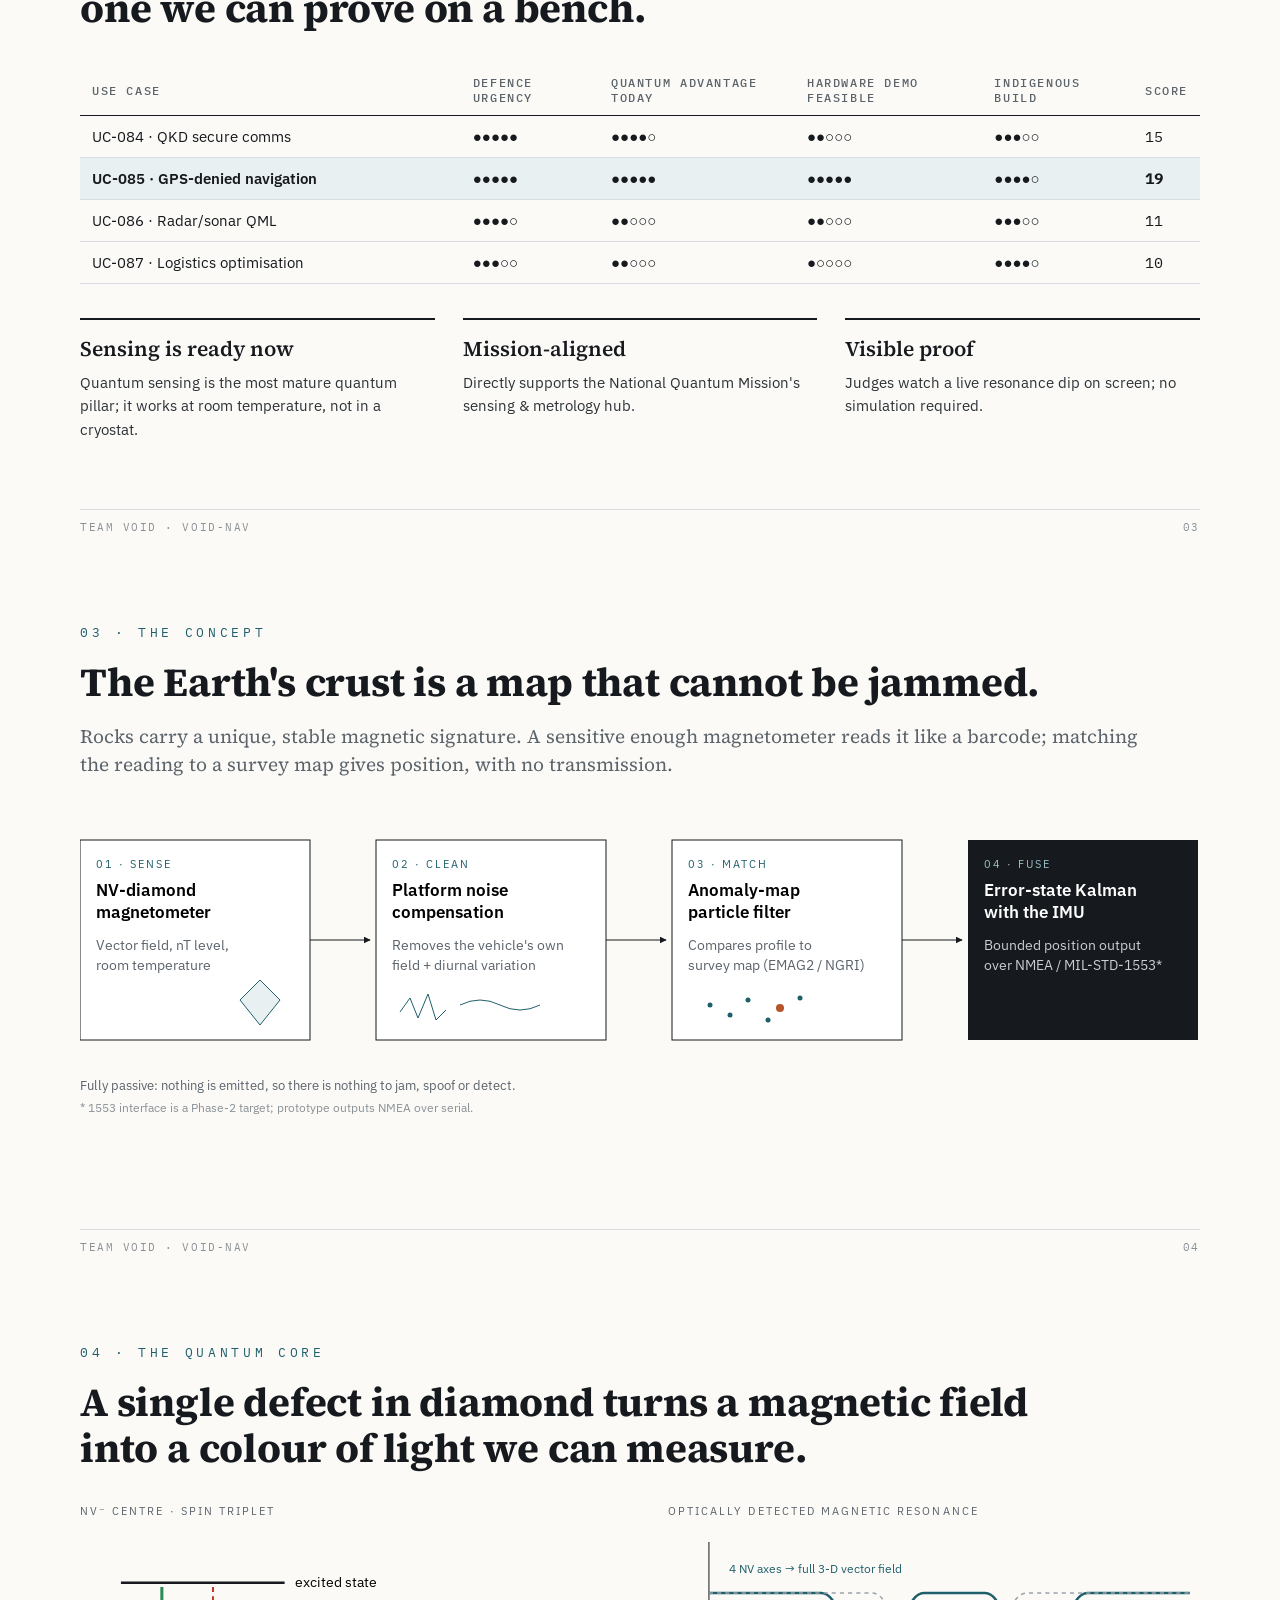
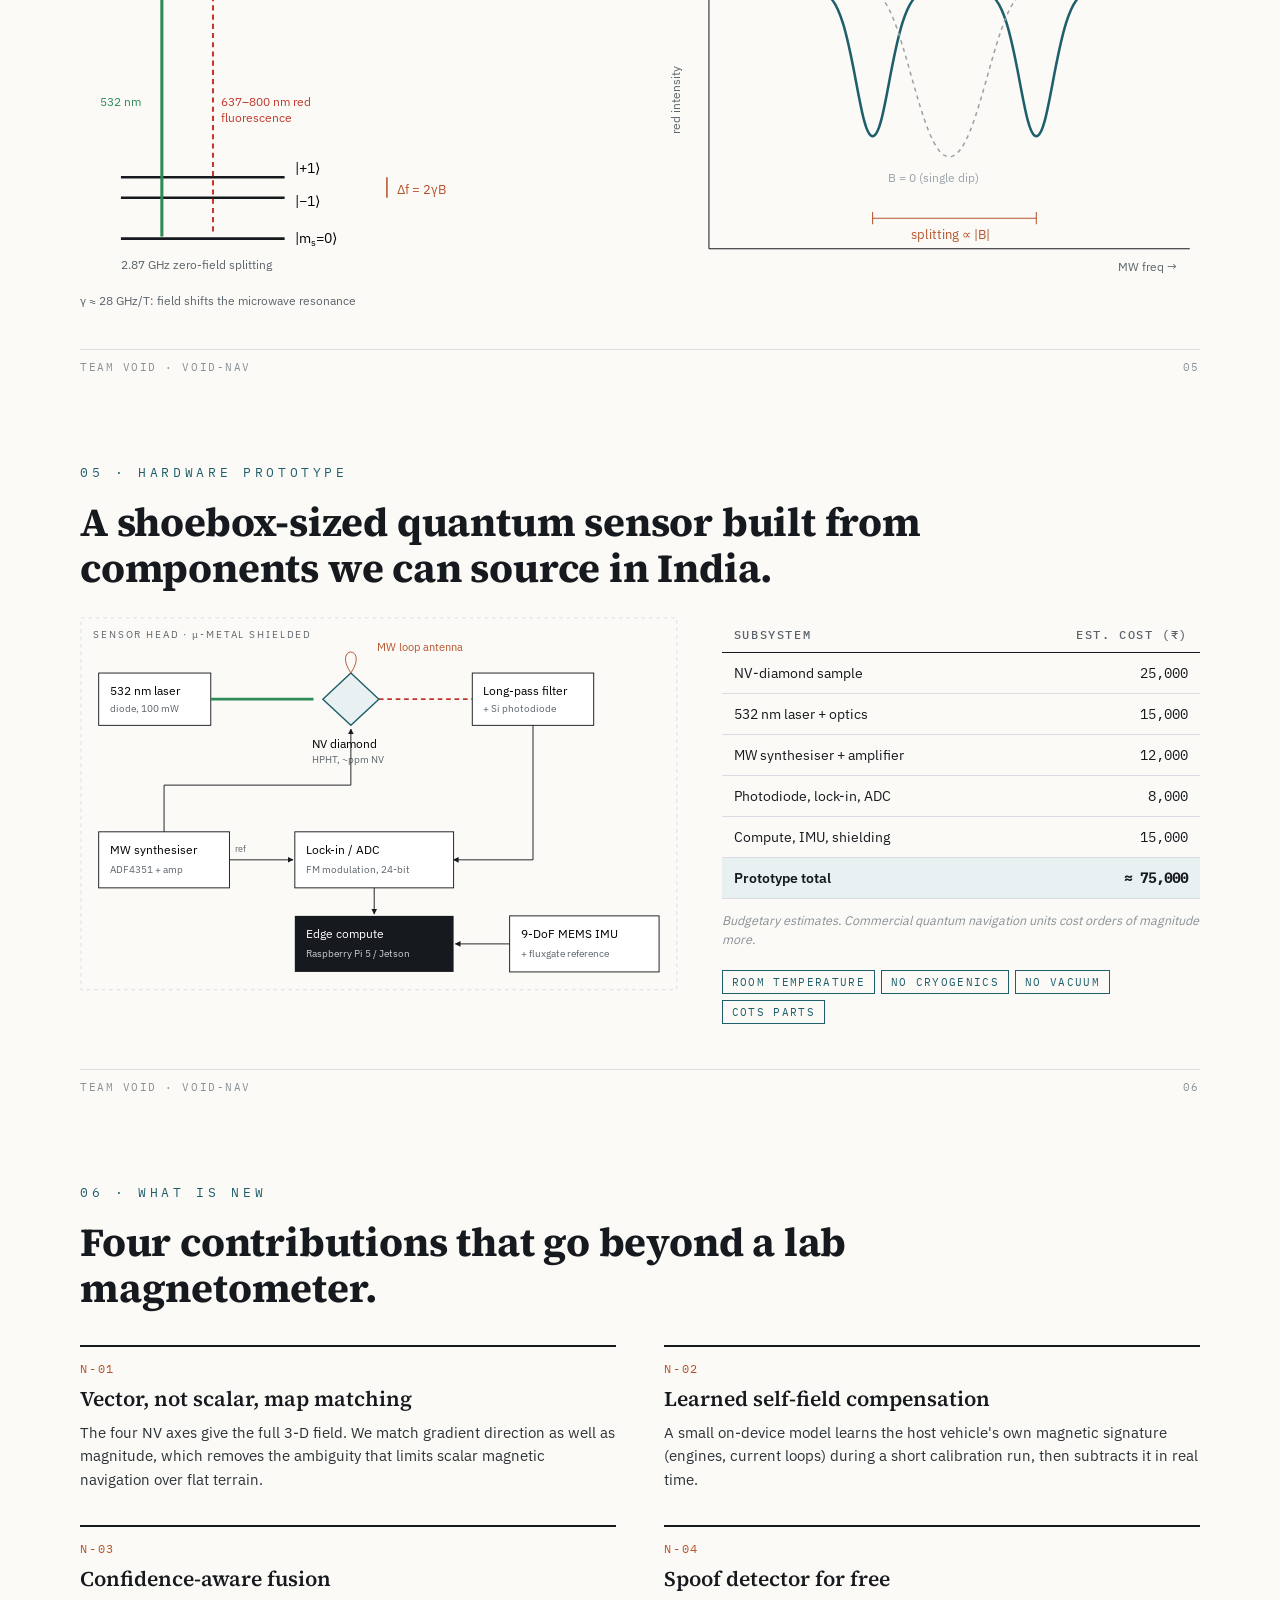
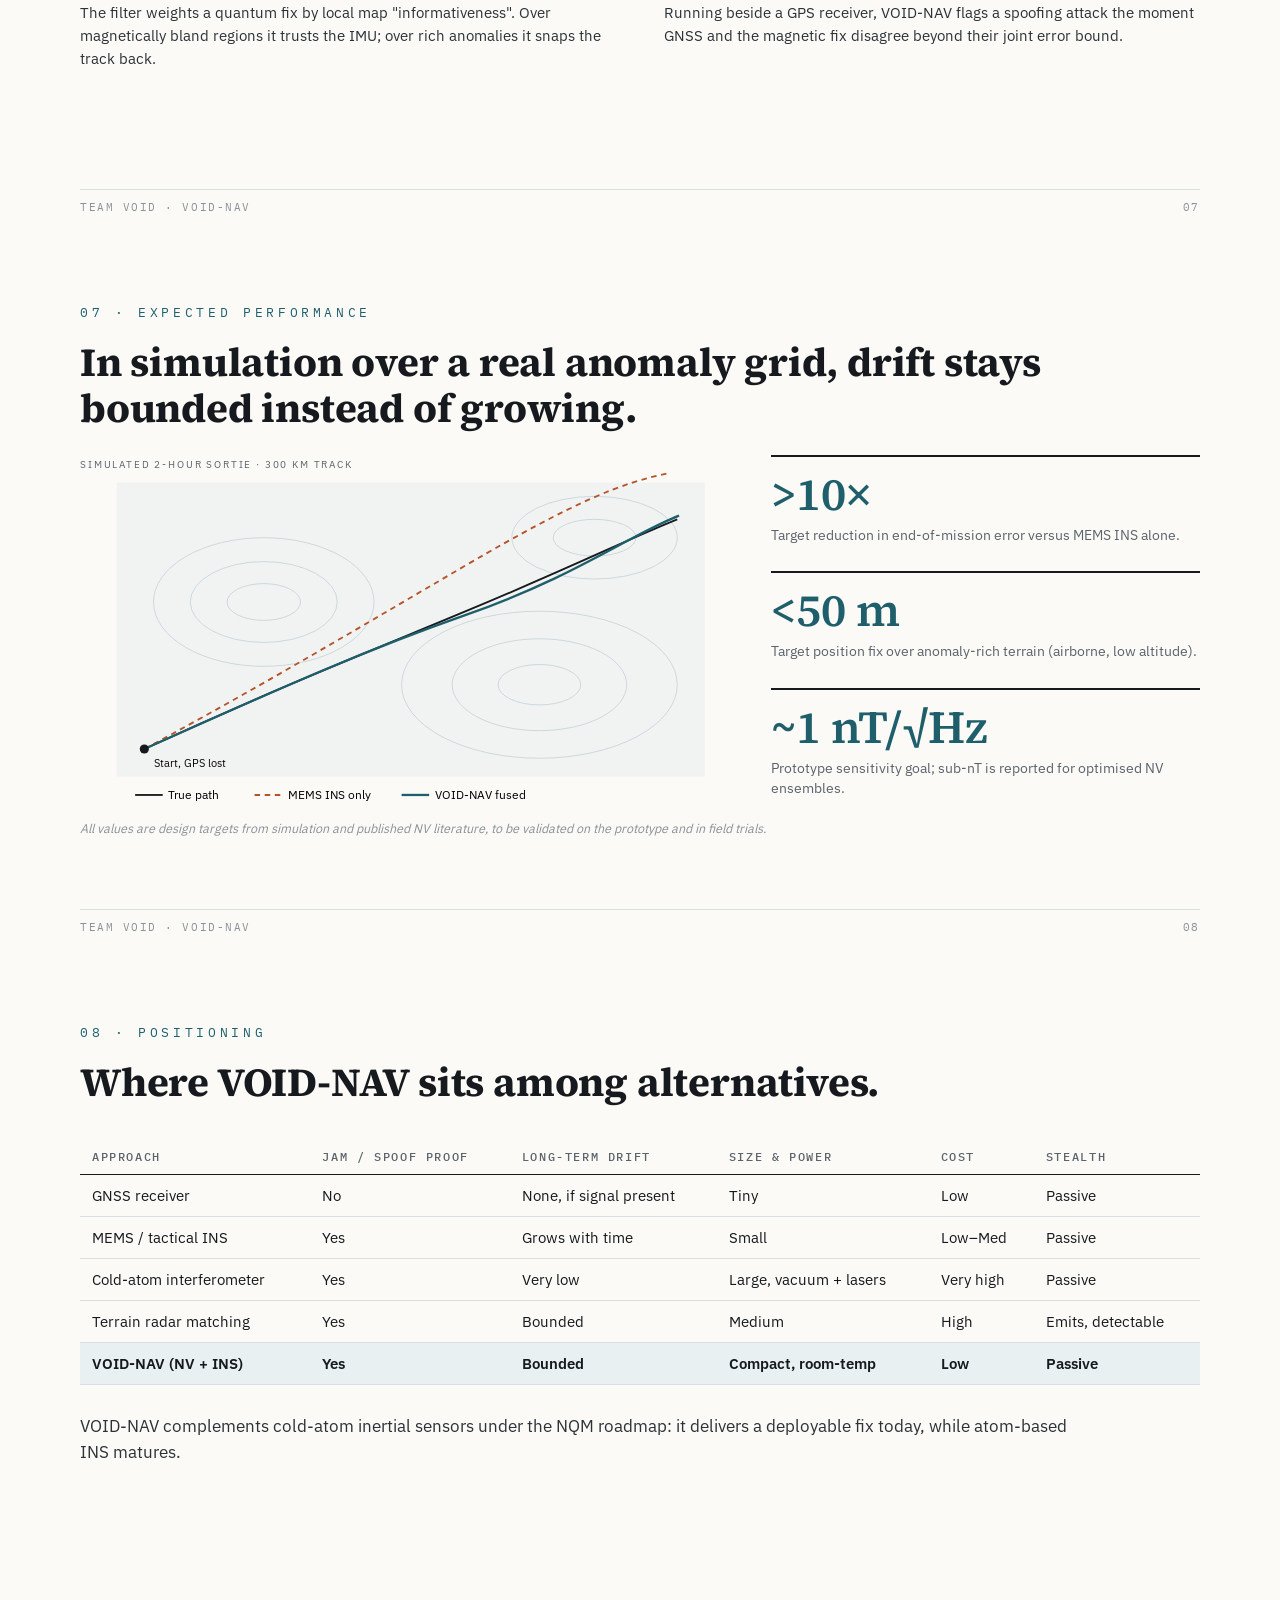
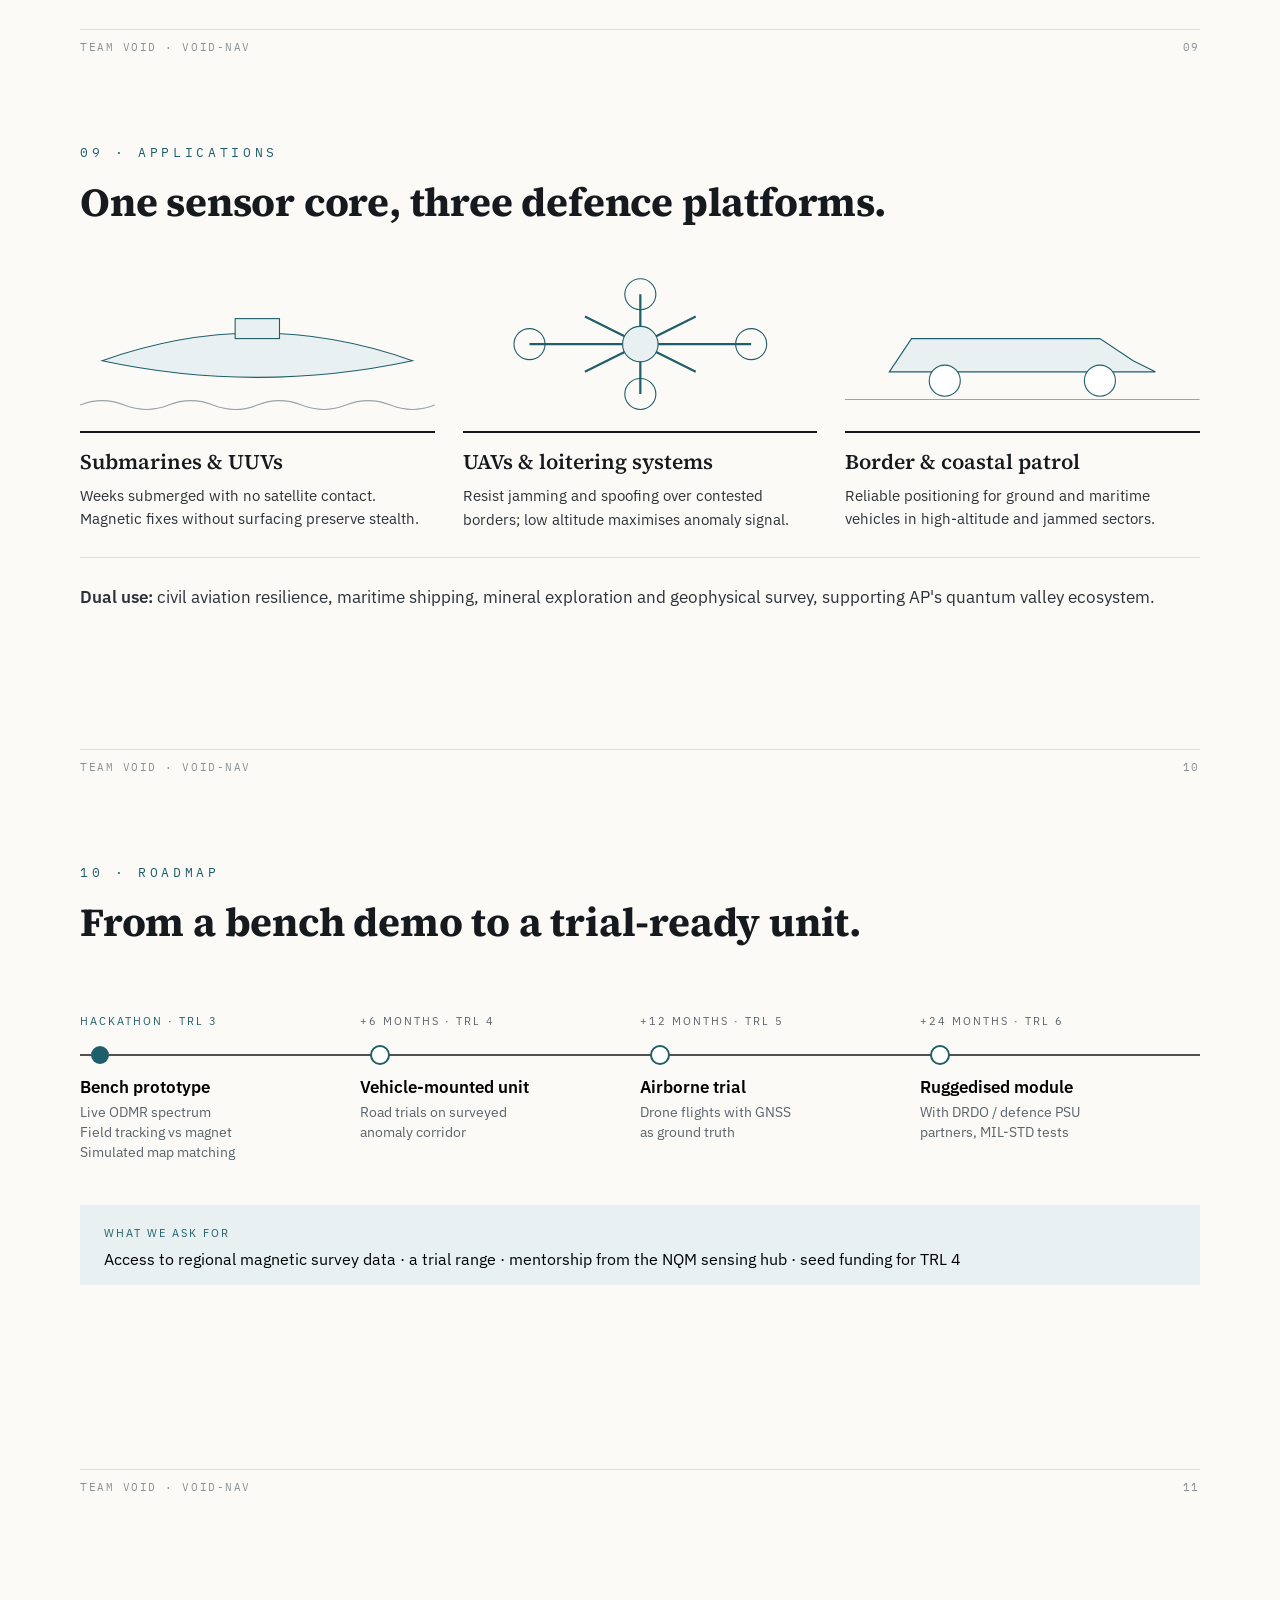
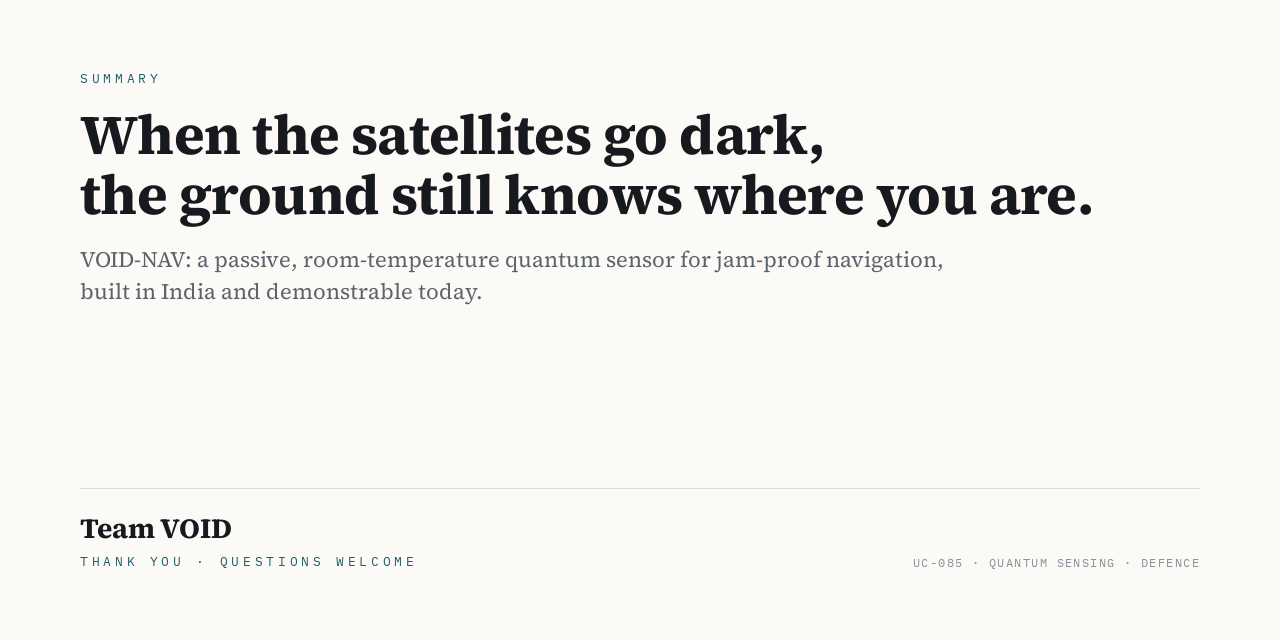
<file: deck/void_nav.html>
<!DOCTYPE html><html><head><meta charset="utf-8"><title>VOID-NAV</title>
<link href="f/fonts.css" rel="stylesheet">
<style>
@page{size:1280px 720px;margin:0}
:root{--ink:#16191d;--mut:#5b636b;--line:#d9dde1;--teal:#1f5f6b;--tl:#e8f0f1;--acc:#b5532a;--paper:#fbfaf7}
*{box-sizing:border-box;margin:0;padding:0}
body{background:var(--paper);color:var(--ink);font-family:'IBM Plex Sans','Liberation Sans',sans-serif}
.s{width:1280px;height:720px;padding:64px 80px 56px;position:relative;page-break-after:always;overflow:hidden;background:var(--paper)}
.ey{font-family:'IBM Plex Mono','Liberation Mono',monospace;font-size:13px;letter-spacing:.28em;text-transform:uppercase;color:var(--teal);margin-bottom:18px}
h1{font-family:'Source Serif 4','Liberation Serif',serif;font-weight:700;font-size:64px;line-height:1.08;letter-spacing:-.01em}
h2{font-family:'Source Serif 4','Liberation Serif',serif;font-weight:700;font-size:40px;line-height:1.15;letter-spacing:-.005em;max-width:1000px}
.sub{font-family:'Source Serif 4','Liberation Serif',serif;font-size:22px;color:var(--mut);line-height:1.45;margin-top:18px;max-width:900px}
p,li{font-size:17px;line-height:1.55;color:#2c3237}
.ft{position:absolute;left:80px;right:80px;bottom:26px;display:flex;justify-content:space-between;font-family:'IBM Plex Mono',monospace;font-size:11px;letter-spacing:.14em;color:#8a9197;text-transform:uppercase;border-top:1px solid var(--line);padding-top:10px}
.g2{display:grid;grid-template-columns:1fr 1fr;gap:48px}.g3{display:grid;grid-template-columns:repeat(3,1fr);gap:28px}.g4{display:grid;grid-template-columns:repeat(4,1fr);gap:22px}
.k{font-family:'Source Serif 4',serif;font-size:46px;font-weight:600;color:var(--teal);line-height:1}
.kl{font-size:14px;color:var(--mut);margin-top:8px;line-height:1.45}
.card{border-top:2px solid var(--ink);padding-top:14px}
.card h3{font-family:'Source Serif 4',serif;font-size:21px;font-weight:600;margin-bottom:8px}
.card p{font-size:15px}
.n{font-family:'IBM Plex Mono',monospace;font-size:12px;color:var(--acc);letter-spacing:.15em;margin-bottom:8px}
.mono{font-family:'IBM Plex Mono',monospace}
table{border-collapse:collapse;width:100%;font-size:15px}
th{font-family:'IBM Plex Mono',monospace;font-size:11.5px;letter-spacing:.14em;text-transform:uppercase;color:var(--mut);text-align:left;font-weight:500;border-bottom:1.5px solid var(--ink);padding:10px 12px}
td{padding:11px 12px;border-bottom:1px solid var(--line);vertical-align:top}
tr.hl td{background:var(--tl);font-weight:600}
.note{font-size:12.5px;color:#8a9197;font-style:italic}
svg text{font-family:'IBM Plex Sans',sans-serif}
.rule{height:1px;background:var(--line);margin:26px 0}
.tag{display:inline-block;font-family:'IBM Plex Mono',monospace;font-size:11px;letter-spacing:.12em;border:1px solid var(--teal);color:var(--teal);padding:4px 9px;margin:0 6px 6px 0;text-transform:uppercase}
</style></head><body>

<!-- 1 TITLE -->
<section class="s" style="padding-top:110px">
<div class="ey">Quantum Hackathon · Defence &amp; Strategic Applications · UC-085</div>
<h1>VOID-NAV: Navigating<br>Without the Sky</h1>
<p class="sub">A diamond quantum magnetometer that locates a platform against the Earth's own magnetic fingerprint, when GPS is jammed, spoofed or unavailable.</p>
<svg width="1120" height="170" viewBox="0 0 1120 170" style="position:absolute;left:80px;bottom:120px">
 <g fill="none" stroke="#1f5f6b" stroke-width="1.2" opacity=".85">
 <path d="M0 110 C120 60 200 150 320 95 S520 40 640 100 S860 150 980 80 S1080 90 1120 70"/>
 <path d="M0 125 C130 80 210 160 330 112 S530 60 650 115 S870 160 990 98 S1085 105 1120 88" opacity=".55"/>
 <path d="M0 140 C140 100 220 170 340 130 S540 80 660 130 S880 170 1000 116 S1090 120 1120 106" opacity=".3"/>
 </g>
 <path d="M0 150 L260 128 L520 132 L760 100 L1000 92" stroke="#b5532a" stroke-width="2" stroke-dasharray="6 6" fill="none"/>
 <circle cx="1000" cy="92" r="6" fill="#b5532a"/><text x="880" y="72" font-size="12" fill="#b5532a" class="mono">FIX ± target &lt;50 m</text>
 <text x="0" y="20" font-size="11" fill="#8a9197" letter-spacing="2">MAGNETIC ANOMALY CONTOURS · ESTIMATED TRACK</text>
</svg>
<div style="position:absolute;left:80px;bottom:60px;display:flex;gap:60px">
<div><div class="ey" style="margin:0 0 4px">Team</div><div style="font-family:'Source Serif 4',serif;font-size:26px;font-weight:700">Team VOID</div></div>
<div><div class="ey" style="margin:0 0 4px">Deliverable</div><div style="font-size:17px;padding-top:6px">Working hardware prototype + fusion software</div></div>
</div>
</section>

<!-- 2 PROBLEM -->
<section class="s">
<div class="ey">01 · The problem</div>
<h2>Modern forces fight in a contested electromagnetic spectrum. GPS is the first thing to go.</h2>
<div class="g2" style="margin-top:36px;grid-template-columns:1.05fr 1fr">
<div>
<div class="g2" style="gap:28px">
<div class="card"><div class="k">~10<sup style="font-size:22px">–16</sup> W</div><div class="kl">Typical GNSS signal power at the receiver. A low-cost jammer overwhelms it over many kilometres.</div></div>
<div class="card"><div class="k">~1.8 km</div><div class="kl">Indicative position error per hour for a tactical-grade inertial unit left uncorrected.</div></div>
<div class="card"><div class="k">0</div><div class="kl">Signals that reach a submerged submarine: it navigates blind for weeks.</div></div>
<div class="card"><div class="k">Passive</div><div class="kl">What any fix must be: an emitting sensor gives away the platform's position.</div></div>
</div>
<p class="note" style="margin-top:18px">Figures are indicative, drawn from open literature; exact values vary by receiver and IMU class.</p>
</div>
<div>
<svg viewBox="0 0 520 380" width="100%">
 <text x="0" y="16" font-size="11" fill="#5b636b" letter-spacing="2">POSITION ERROR OVER TIME (ILLUSTRATIVE)</text>
 <line x1="50" y1="340" x2="510" y2="340" stroke="#16191d"/><line x1="50" y1="40" x2="50" y2="340" stroke="#16191d"/>
 <g stroke="#e3e6e9"><line x1="50" y1="265" x2="510" y2="265"/><line x1="50" y1="190" x2="510" y2="190"/><line x1="50" y1="115" x2="510" y2="115"/></g>
 <path d="M50 340 Q260 320 380 200 T510 45" fill="none" stroke="#b5532a" stroke-width="2.5"/>
 <text x="200" y="150" font-size="13" fill="#b5532a">INS only: unbounded drift</text>
 <path d="M50 340 L100 318 L140 332 L190 316 L240 330 L290 317 L340 331 L390 315 L440 329 L510 318" fill="none" stroke="#1f5f6b" stroke-width="2.5"/>
 <text x="250" y="300" font-size="13" fill="#1f5f6b">INS + quantum magnetic fix: bounded</text>
 <line x1="120" y1="40" x2="120" y2="340" stroke="#16191d" stroke-dasharray="3 4"/><text x="126" y="56" font-size="11" fill="#16191d">GPS jammed</text>
 <text x="480" y="360" font-size="11" fill="#5b636b">time →</text><text x="0" y="200" font-size="11" fill="#5b636b" transform="rotate(-90 12 200)">error →</text>
</svg>
</div></div>
<div class="ft"><span>Team VOID · VOID-NAV</span><span>02</span></div>
</section>

<!-- 3 WHY THIS -->
<section class="s">
<div class="ey">02 · Problem selection</div>
<h2>We scored all four defence use cases. UC-085 is the one we can prove on a bench.</h2>
<table style="margin-top:34px">
<tr><th style="width:34%">Use case</th><th>Defence urgency</th><th>Quantum advantage today</th><th>Hardware demo feasible</th><th>Indigenous build</th><th>Score</th></tr>
<tr><td>UC-084 · QKD secure comms</td><td>●●●●●</td><td>●●●●○</td><td>●●○○○</td><td>●●●○○</td><td class="mono">15</td></tr>
<tr class="hl"><td>UC-085 · GPS-denied navigation</td><td>●●●●●</td><td>●●●●●</td><td>●●●●●</td><td>●●●●○</td><td class="mono">19</td></tr>
<tr><td>UC-086 · Radar/sonar QML</td><td>●●●●○</td><td>●●○○○</td><td>●●○○○</td><td>●●●○○</td><td class="mono">11</td></tr>
<tr><td>UC-087 · Logistics optimisation</td><td>●●●○○</td><td>●●○○○</td><td>●○○○○</td><td>●●●●○</td><td class="mono">10</td></tr>
</table>
<div class="g3" style="margin-top:34px">
<div class="card"><h3>Sensing is ready now</h3><p>Quantum sensing is the most mature quantum pillar; it works at room temperature, not in a cryostat.</p></div>
<div class="card"><h3>Mission-aligned</h3><p>Directly supports the National Quantum Mission's sensing &amp; metrology hub.</p></div>
<div class="card"><h3>Visible proof</h3><p>Judges watch a live resonance dip on screen; no simulation required.</p></div>
</div>
<div class="ft"><span>Team VOID · VOID-NAV</span><span>03</span></div>
</section>

<!-- 4 CONCEPT -->
<section class="s">
<div class="ey">03 · The concept</div>
<h2>The Earth's crust is a map that cannot be jammed.</h2>
<p class="sub" style="font-size:19px;max-width:1080px">Rocks carry a unique, stable magnetic signature. A sensitive enough magnetometer reads it like a barcode; matching the reading to a survey map gives position, with no transmission.</p>
<svg viewBox="0 0 1120 330" width="1120" style="margin-top:22px">
 <defs><marker id="a" viewBox="0 0 10 10" refX="9" refY="5" markerWidth="7" markerHeight="7" orient="auto"><path d="M0 0L10 5L0 10z" fill="#16191d"/></marker></defs>
 <g font-size="14">
 <rect x="0" y="40" width="230" height="200" fill="#fff" stroke="#16191d"/>
 <text x="16" y="68" font-size="11" fill="#1f5f6b" letter-spacing="2">01 · SENSE</text>
 <text x="16" y="96" font-weight="600" font-size="17">NV-diamond</text><text x="16" y="118" font-weight="600" font-size="17">magnetometer</text>
 <text x="16" y="150" fill="#5b636b">Vector field, nT level,</text><text x="16" y="170" fill="#5b636b">room temperature</text>
 <polygon points="160,200 180,180 200,200 180,225" fill="#e8f0f1" stroke="#1f5f6b"/>
 <line x1="230" y1="140" x2="290" y2="140" stroke="#16191d" marker-end="url(#a)"/>
 <rect x="296" y="40" width="230" height="200" fill="#fff" stroke="#16191d"/>
 <text x="312" y="68" font-size="11" fill="#1f5f6b" letter-spacing="2">02 · CLEAN</text>
 <text x="312" y="96" font-weight="600" font-size="17">Platform noise</text><text x="312" y="118" font-weight="600" font-size="17">compensation</text>
 <text x="312" y="150" fill="#5b636b">Removes the vehicle's own</text><text x="312" y="170" fill="#5b636b">field + diurnal variation</text>
 <path d="M320 212 l10 -14 l8 20 l10 -24 l8 26 l10 -10 M380 205 q20 -10 40 0 t40 0" fill="none" stroke="#1f5f6b"/>
 <line x1="526" y1="140" x2="586" y2="140" stroke="#16191d" marker-end="url(#a)"/>
 <rect x="592" y="40" width="230" height="200" fill="#fff" stroke="#16191d"/>
 <text x="608" y="68" font-size="11" fill="#1f5f6b" letter-spacing="2">03 · MATCH</text>
 <text x="608" y="96" font-weight="600" font-size="17">Anomaly-map</text><text x="608" y="118" font-weight="600" font-size="17">particle filter</text>
 <text x="608" y="150" fill="#5b636b">Compares profile to</text><text x="608" y="170" fill="#5b636b">survey map (EMAG2 / NGRI)</text>
 <g fill="#1f5f6b"><circle cx="630" cy="205" r="2.5"/><circle cx="650" cy="215" r="2.5"/><circle cx="668" cy="200" r="2.5"/><circle cx="700" cy="208" r="4" fill="#b5532a"/><circle cx="688" cy="220" r="2.5"/><circle cx="720" cy="198" r="2.5"/></g>
 <line x1="822" y1="140" x2="882" y2="140" stroke="#16191d" marker-end="url(#a)"/>
 <rect x="888" y="40" width="230" height="200" fill="#16191d"/>
 <text x="904" y="68" font-size="11" fill="#9cc3c9" letter-spacing="2">04 · FUSE</text>
 <text x="904" y="96" font-weight="600" font-size="17" fill="#fff">Error-state Kalman</text><text x="904" y="118" font-weight="600" font-size="17" fill="#fff">with the IMU</text>
 <text x="904" y="150" fill="#c9cfd4">Bounded position output</text><text x="904" y="170" fill="#c9cfd4">over NMEA / MIL-STD-1553*</text>
 </g>
 <text x="0" y="290" font-size="13" fill="#5b636b">Fully passive: nothing is emitted, so there is nothing to jam, spoof or detect.</text>
 <text x="0" y="312" font-size="12" fill="#8a9197">* 1553 interface is a Phase-2 target; prototype outputs NMEA over serial.</text>
</svg>
<div class="ft"><span>Team VOID · VOID-NAV</span><span>04</span></div>
</section>

<!-- 5 PHYSICS -->
<section class="s">
<div class="ey">04 · The quantum core</div>
<h2>A single defect in diamond turns a magnetic field into a colour of light we can measure.</h2>
<div class="g2" style="margin-top:30px;gap:56px">
<svg viewBox="0 0 520 400" width="100%">
 <text x="0" y="14" font-size="11" fill="#5b636b" letter-spacing="2">NV⁻ CENTRE · SPIN TRIPLET</text>
 <line x1="40" y1="330" x2="200" y2="330" stroke="#16191d" stroke-width="2.5"/><text x="210" y="334" font-size="14">|m<tspan font-size="10" dy="3">s</tspan><tspan dy="-3">=0⟩</tspan></text>
 <line x1="40" y1="270" x2="200" y2="270" stroke="#16191d" stroke-width="2.5"/><text x="210" y="266" font-size="14">|+1⟩</text>
 <line x1="40" y1="290" x2="200" y2="290" stroke="#16191d" stroke-width="2.5"/><text x="210" y="298" font-size="14">|−1⟩</text>
 <path d="M300 270 L300 290" stroke="#b5532a" stroke-width="1.5"/><text x="310" y="286" font-size="13" fill="#b5532a">Δf = 2γB</text>
 <text x="40" y="360" font-size="12" fill="#5b636b">2.87 GHz zero-field splitting</text>
 <line x1="40" y1="80" x2="200" y2="80" stroke="#16191d" stroke-width="2.5"/><text x="210" y="84" font-size="14">excited state</text>
 <path d="M80 328 L80 84" stroke="#2e8b57" stroke-width="3"/><text x="20" y="200" font-size="12" fill="#2e8b57">532 nm</text>
 <path d="M130 84 L130 326" stroke="#c0392b" stroke-width="2" stroke-dasharray="5 4"/><text x="138" y="200" font-size="12" fill="#c0392b">637–800 nm red</text><text x="138" y="216" font-size="12" fill="#c0392b">fluorescence</text>
 <text x="0" y="395" font-size="12" fill="#5b636b">γ ≈ 28 GHz/T: field shifts the microwave resonance</text>
</svg>
<svg viewBox="0 0 520 400" width="100%">
 <text x="0" y="14" font-size="11" fill="#5b636b" letter-spacing="2">OPTICALLY DETECTED MAGNETIC RESONANCE</text>
 <line x1="40" y1="340" x2="510" y2="340" stroke="#16191d"/><line x1="40" y1="40" x2="40" y2="340" stroke="#16191d"/>
 <path d="M40 90 L150 90 C180 90 185 230 200 230 C215 230 220 90 250 90 L310 90 C340 90 345 230 360 230 C375 230 380 90 410 90 L510 90" fill="none" stroke="#1f5f6b" stroke-width="2.5"/>
 <path d="M40 90 L200 90 C230 90 245 250 275 250 C305 250 320 90 350 90 L510 90" fill="none" stroke="#9aa3aa" stroke-width="1.5" stroke-dasharray="4 4"/>
 <text x="215" y="275" font-size="12" fill="#9aa3aa">B = 0 (single dip)</text>
 <line x1="200" y1="310" x2="360" y2="310" stroke="#b5532a"/><path d="M200 304v12M360 304v12" stroke="#b5532a"/><text x="238" y="330" font-size="13" fill="#b5532a">splitting ∝ |B|</text>
 <text x="440" y="362" font-size="12" fill="#5b636b">MW freq →</text><text x="4" y="220" font-size="12" fill="#5b636b" transform="rotate(-90 12 220)">red intensity</text>
 <text x="60" y="70" font-size="12" fill="#1f5f6b">4 NV axes → full 3-D vector field</text>
</svg>
</div>
<div class="ft"><span>Team VOID · VOID-NAV</span><span>05</span></div>
</section>

<!-- 6 HARDWARE -->
<section class="s">
<div class="ey">05 · Hardware prototype</div>
<h2>A shoebox-sized quantum sensor built from components we can source in India.</h2>
<div style="display:grid;grid-template-columns:1.25fr 1fr;gap:44px;margin-top:26px">
<svg viewBox="0 0 640 400" width="100%">
 <defs><marker id="b" viewBox="0 0 10 10" refX="9" refY="5" markerWidth="6" markerHeight="6" orient="auto"><path d="M0 0L10 5L0 10z" fill="#16191d"/></marker></defs>
 <rect x="1" y="1" width="638" height="398" fill="none" stroke="#d9dde1" stroke-dasharray="4 4"/>
 <text x="14" y="22" font-size="11" fill="#5b636b" letter-spacing="2">SENSOR HEAD · μ-METAL SHIELDED</text>
 <g font-size="13">
 <rect x="20" y="60" width="120" height="56" fill="#fff" stroke="#16191d"/><text x="32" y="84">532 nm laser</text><text x="32" y="102" fill="#5b636b" font-size="11">diode, 100 mW</text>
 <path d="M140 88 L250 88" stroke="#2e8b57" stroke-width="3"/>
 <polygon points="290,60 320,88 290,116 260,88" fill="#e8f0f1" stroke="#1f5f6b" stroke-width="1.5"/><text x="248" y="140">NV diamond</text><text x="248" y="156" fill="#5b636b" font-size="11">HPHT, ~ppm NV</text>
 <path d="M290 60 C 270 30, 310 30, 290 60" fill="none" stroke="#b5532a"/><text x="318" y="36" fill="#b5532a" font-size="12">MW loop antenna</text>
 <path d="M320 88 L420 88" stroke="#c0392b" stroke-width="2" stroke-dasharray="5 4"/>
 <rect x="420" y="60" width="130" height="56" fill="#fff" stroke="#16191d"/><text x="432" y="84">Long-pass filter</text><text x="432" y="102" fill="#5b636b" font-size="11">+ Si photodiode</text>
 <rect x="20" y="230" width="140" height="60" fill="#fff" stroke="#16191d"/><text x="32" y="254">MW synthesiser</text><text x="32" y="274" fill="#5b636b" font-size="11">ADF4351 + amp</text>
 <path d="M90 230 L90 180 L290 180 L290 120" stroke="#16191d" fill="none" marker-end="url(#b)"/>
 <rect x="230" y="230" width="170" height="60" fill="#fff" stroke="#16191d"/><text x="242" y="254">Lock-in / ADC</text><text x="242" y="274" fill="#5b636b" font-size="11">FM modulation, 24-bit</text>
 <path d="M485 116 L485 260 L400 260" stroke="#16191d" fill="none" marker-end="url(#b)"/>
 <rect x="230" y="320" width="170" height="60" fill="#16191d"/><text x="242" y="344" fill="#fff">Edge compute</text><text x="242" y="364" fill="#c9cfd4" font-size="11">Raspberry Pi 5 / Jetson</text>
 <path d="M315 290 L315 318" stroke="#16191d" marker-end="url(#b)"/>
 <rect x="460" y="320" width="160" height="60" fill="#fff" stroke="#16191d"/><text x="472" y="344">9-DoF MEMS IMU</text><text x="472" y="364" fill="#5b636b" font-size="11">+ fluxgate reference</text>
 <path d="M460 350 L402 350" stroke="#16191d" marker-end="url(#b)"/>
 <path d="M160 260 L228 260" stroke="#16191d" marker-end="url(#b)"/><text x="166" y="252" font-size="10" fill="#5b636b">ref</text>
 </g>
</svg>
<div>
<table style="font-size:14px">
<tr><th>Subsystem</th><th style="text-align:right">Est. cost (₹)</th></tr>
<tr><td>NV-diamond sample</td><td class="mono" style="text-align:right">25,000</td></tr>
<tr><td>532 nm laser + optics</td><td class="mono" style="text-align:right">15,000</td></tr>
<tr><td>MW synthesiser + amplifier</td><td class="mono" style="text-align:right">12,000</td></tr>
<tr><td>Photodiode, lock-in, ADC</td><td class="mono" style="text-align:right">8,000</td></tr>
<tr><td>Compute, IMU, shielding</td><td class="mono" style="text-align:right">15,000</td></tr>
<tr class="hl"><td>Prototype total</td><td class="mono" style="text-align:right">≈ 75,000</td></tr>
</table>
<p class="note" style="margin-top:12px">Budgetary estimates. Commercial quantum navigation units cost orders of magnitude more.</p>
<div style="margin-top:20px"><span class="tag">Room temperature</span><span class="tag">No cryogenics</span><span class="tag">No vacuum</span><span class="tag">COTS parts</span></div>
</div></div>
<div class="ft"><span>Team VOID · VOID-NAV</span><span>06</span></div>
</section>

<!-- 7 NOVELTY -->
<section class="s">
<div class="ey">06 · What is new</div>
<h2>Four contributions that go beyond a lab magnetometer.</h2>
<div class="g2" style="margin-top:34px;row-gap:34px">
<div class="card"><div class="n">N-01</div><h3>Vector, not scalar, map matching</h3><p>The four NV axes give the full 3-D field. We match gradient direction as well as magnitude, which removes the ambiguity that limits scalar magnetic navigation over flat terrain.</p></div>
<div class="card"><div class="n">N-02</div><h3>Learned self-field compensation</h3><p>A small on-device model learns the host vehicle's own magnetic signature (engines, current loops) during a short calibration run, then subtracts it in real time.</p></div>
<div class="card"><div class="n">N-03</div><h3>Confidence-aware fusion</h3><p>The filter weights a quantum fix by local map "informativeness". Over magnetically bland regions it trusts the IMU; over rich anomalies it snaps the track back.</p></div>
<div class="card"><div class="n">N-04</div><h3>Spoof detector for free</h3><p>Running beside a GPS receiver, VOID-NAV flags a spoofing attack the moment GNSS and the magnetic fix disagree beyond their joint error bound.</p></div>
</div>
<div class="ft"><span>Team VOID · VOID-NAV</span><span>07</span></div>
</section>

<!-- 8 RESULT -->
<section class="s">
<div class="ey">07 · Expected performance</div>
<h2>In simulation over a real anomaly grid, drift stays bounded instead of growing.</h2>
<div style="display:grid;grid-template-columns:1.5fr 1fr;gap:48px;margin-top:24px">
<svg viewBox="0 0 700 390" width="100%">
 <text x="0" y="14" font-size="11" fill="#5b636b" letter-spacing="2">SIMULATED 2-HOUR SORTIE · 300 KM TRACK</text>
 <rect x="40" y="30" width="640" height="320" fill="#f1f3f2"/>
 <g fill="none" stroke="#c9d6d8">
 <ellipse cx="200" cy="160" rx="120" ry="70"/><ellipse cx="200" cy="160" rx="80" ry="44"/><ellipse cx="200" cy="160" rx="40" ry="20"/>
 <ellipse cx="500" cy="250" rx="150" ry="80"/><ellipse cx="500" cy="250" rx="95" ry="50"/><ellipse cx="500" cy="250" rx="45" ry="22"/>
 <ellipse cx="560" cy="90" rx="90" ry="45"/><ellipse cx="560" cy="90" rx="45" ry="20"/></g>
 <path d="M70 320 C200 260 300 220 420 170 S600 90 650 70" fill="none" stroke="#16191d" stroke-width="2"/>
 <path d="M70 320 C200 250 300 190 420 120 S590 30 640 20" fill="none" stroke="#b5532a" stroke-width="2" stroke-dasharray="6 5"/>
 <path d="M70 320 C200 262 300 216 420 174 S600 86 652 66" fill="none" stroke="#1f5f6b" stroke-width="2.5"/>
 <circle cx="70" cy="320" r="5" fill="#16191d"/><text x="80" y="340" font-size="12">Start, GPS lost</text>
 <g font-size="13"><line x1="60" y1="370" x2="90" y2="370" stroke="#16191d" stroke-width="2"/><text x="96" y="374">True path</text>
 <line x1="190" y1="370" x2="220" y2="370" stroke="#b5532a" stroke-width="2" stroke-dasharray="6 5"/><text x="226" y="374">MEMS INS only</text>
 <line x1="350" y1="370" x2="380" y2="370" stroke="#1f5f6b" stroke-width="2.5"/><text x="386" y="374">VOID-NAV fused</text></g>
</svg>
<div>
<div class="card" style="margin-bottom:26px"><div class="k">&gt;10×</div><div class="kl">Target reduction in end-of-mission error versus MEMS INS alone.</div></div>
<div class="card" style="margin-bottom:26px"><div class="k">&lt;50 m</div><div class="kl">Target position fix over anomaly-rich terrain (airborne, low altitude).</div></div>
<div class="card"><div class="k">~1 nT/√Hz</div><div class="kl">Prototype sensitivity goal; sub-nT is reported for optimised NV ensembles.</div></div>
</div></div>
<p class="note" style="margin-top:6px">All values are design targets from simulation and published NV literature, to be validated on the prototype and in field trials.</p>
<div class="ft"><span>Team VOID · VOID-NAV</span><span>08</span></div>
</section>

<!-- 9 COMPARISON -->
<section class="s">
<div class="ey">08 · Positioning</div>
<h2>Where VOID-NAV sits among alternatives.</h2>
<table style="margin-top:34px">
<tr><th>Approach</th><th>Jam / spoof proof</th><th>Long-term drift</th><th>Size &amp; power</th><th>Cost</th><th>Stealth</th></tr>
<tr><td>GNSS receiver</td><td>No</td><td>None, if signal present</td><td>Tiny</td><td>Low</td><td>Passive</td></tr>
<tr><td>MEMS / tactical INS</td><td>Yes</td><td>Grows with time</td><td>Small</td><td>Low–Med</td><td>Passive</td></tr>
<tr><td>Cold-atom interferometer</td><td>Yes</td><td>Very low</td><td>Large, vacuum + lasers</td><td>Very high</td><td>Passive</td></tr>
<tr><td>Terrain radar matching</td><td>Yes</td><td>Bounded</td><td>Medium</td><td>High</td><td>Emits, detectable</td></tr>
<tr class="hl"><td>VOID-NAV (NV + INS)</td><td>Yes</td><td>Bounded</td><td>Compact, room-temp</td><td>Low</td><td>Passive</td></tr>
</table>
<p style="margin-top:28px;max-width:1000px">VOID-NAV complements cold-atom inertial sensors under the NQM roadmap: it delivers a deployable fix today, while atom-based INS matures.</p>
<div class="ft"><span>Team VOID · VOID-NAV</span><span>09</span></div>
</section>

<!-- 10 DEPLOYMENT -->
<section class="s">
<div class="ey">09 · Applications</div>
<h2>One sensor core, three defence platforms.</h2>
<div class="g3" style="margin-top:36px">
<div><svg viewBox="0 0 320 150" width="100%"><path d="M20 90 Q160 40 300 90 Q160 120 20 90Z" fill="#e8f0f1" stroke="#1f5f6b"/><rect x="140" y="52" width="40" height="18" fill="#e8f0f1" stroke="#1f5f6b"/><path d="M0 130 q20 -8 40 0 t40 0 t40 0 t40 0 t40 0 t40 0 t40 0 t40 0" fill="none" stroke="#9aa3aa"/></svg>
<div class="card"><h3>Submarines &amp; UUVs</h3><p>Weeks submerged with no satellite contact. Magnetic fixes without surfacing preserve stealth.</p></div></div>
<div><svg viewBox="0 0 320 150" width="100%"><path d="M60 75 L260 75 M160 30 L160 120 M110 50 L210 100 M210 50 L110 100" stroke="#1f5f6b" stroke-width="2"/><circle cx="160" cy="75" r="16" fill="#e8f0f1" stroke="#1f5f6b"/><g fill="none" stroke="#1f5f6b"><circle cx="60" cy="75" r="14"/><circle cx="260" cy="75" r="14"/><circle cx="160" cy="30" r="14"/><circle cx="160" cy="120" r="14"/></g></svg>
<div class="card"><h3>UAVs &amp; loitering systems</h3><p>Resist jamming and spoofing over contested borders; low altitude maximises anomaly signal.</p></div></div>
<div><svg viewBox="0 0 320 150" width="100%"><path d="M40 100 L60 70 L230 70 L260 90 L280 100 Z" fill="#e8f0f1" stroke="#1f5f6b"/><circle cx="90" cy="108" r="14" fill="#fff" stroke="#1f5f6b"/><circle cx="230" cy="108" r="14" fill="#fff" stroke="#1f5f6b"/><path d="M0 125 L320 125" stroke="#9aa3aa"/></svg>
<div class="card"><h3>Border &amp; coastal patrol</h3><p>Reliable positioning for ground and maritime vehicles in high-altitude and jammed sectors.</p></div></div>
</div>
<div class="rule"></div>
<p><b>Dual use:</b> civil aviation resilience, maritime shipping, mineral exploration and geophysical survey, supporting AP's quantum valley ecosystem.</p>
<div class="ft"><span>Team VOID · VOID-NAV</span><span>10</span></div>
</section>

<!-- 11 ROADMAP -->
<section class="s">
<div class="ey">10 · Roadmap</div>
<h2>From a bench demo to a trial-ready unit.</h2>
<svg viewBox="0 0 1120 330" width="1120" style="margin-top:30px">
 <line x1="0" y1="80" x2="1120" y2="80" stroke="#16191d" stroke-width="1.5"/>
 <g font-size="14">
 <circle cx="20" cy="80" r="9" fill="#1f5f6b"/><text x="0" y="50" font-size="11" fill="#1f5f6b" letter-spacing="2">HACKATHON · TRL 3</text>
 <text x="0" y="118" font-weight="600" font-size="17">Bench prototype</text><text x="0" y="142" fill="#5b636b">Live ODMR spectrum</text><text x="0" y="162" fill="#5b636b">Field tracking vs magnet</text><text x="0" y="182" fill="#5b636b">Simulated map matching</text>
 <circle cx="300" cy="80" r="9" fill="#fff" stroke="#1f5f6b" stroke-width="2"/><text x="280" y="50" font-size="11" fill="#5b636b" letter-spacing="2">+6 MONTHS · TRL 4</text>
 <text x="280" y="118" font-weight="600" font-size="17">Vehicle-mounted unit</text><text x="280" y="142" fill="#5b636b">Road trials on surveyed</text><text x="280" y="162" fill="#5b636b">anomaly corridor</text>
 <circle cx="580" cy="80" r="9" fill="#fff" stroke="#1f5f6b" stroke-width="2"/><text x="560" y="50" font-size="11" fill="#5b636b" letter-spacing="2">+12 MONTHS · TRL 5</text>
 <text x="560" y="118" font-weight="600" font-size="17">Airborne trial</text><text x="560" y="142" fill="#5b636b">Drone flights with GNSS</text><text x="560" y="162" fill="#5b636b">as ground truth</text>
 <circle cx="860" cy="80" r="9" fill="#fff" stroke="#1f5f6b" stroke-width="2"/><text x="840" y="50" font-size="11" fill="#5b636b" letter-spacing="2">+24 MONTHS · TRL 6</text>
 <text x="840" y="118" font-weight="600" font-size="17">Ruggedised module</text><text x="840" y="142" fill="#5b636b">With DRDO / defence PSU</text><text x="840" y="162" fill="#5b636b">partners, MIL-STD tests</text>
 </g>
 <rect x="0" y="230" width="1120" height="80" fill="#e8f0f1"/>
 <text x="24" y="262" font-size="11" fill="#1f5f6b" letter-spacing="2">WHAT WE ASK FOR</text>
 <text x="24" y="290" font-size="16">Access to regional magnetic survey data · a trial range · mentorship from the NQM sensing hub · seed funding for TRL 4</text>
</svg>
<div class="ft"><span>Team VOID · VOID-NAV</span><span>11</span></div>
</section>

<!-- 12 CLOSE -->
<section class="s" style="padding-top:150px">
<div class="ey">Summary</div>
<h1 style="font-size:56px;max-width:1050px">When the satellites go dark,<br>the ground still knows where you are.</h1>
<p class="sub">VOID-NAV: a passive, room-temperature quantum sensor for jam-proof navigation, built in India and demonstrable today.</p>
<div style="position:absolute;left:80px;bottom:70px;right:80px;display:flex;justify-content:space-between;align-items:flex-end;border-top:1px solid #d9dde1;padding-top:20px">
<div><div style="font-family:'Source Serif 4',serif;font-size:28px;font-weight:700">Team VOID</div><div class="ey" style="margin:6px 0 0">Thank you · Questions welcome</div></div>
<div class="mono" style="font-size:12px;color:#8a9197;letter-spacing:.12em">UC-085 · QUANTUM SENSING · DEFENCE</div>
</div>
</section>
</body></html>
</file>
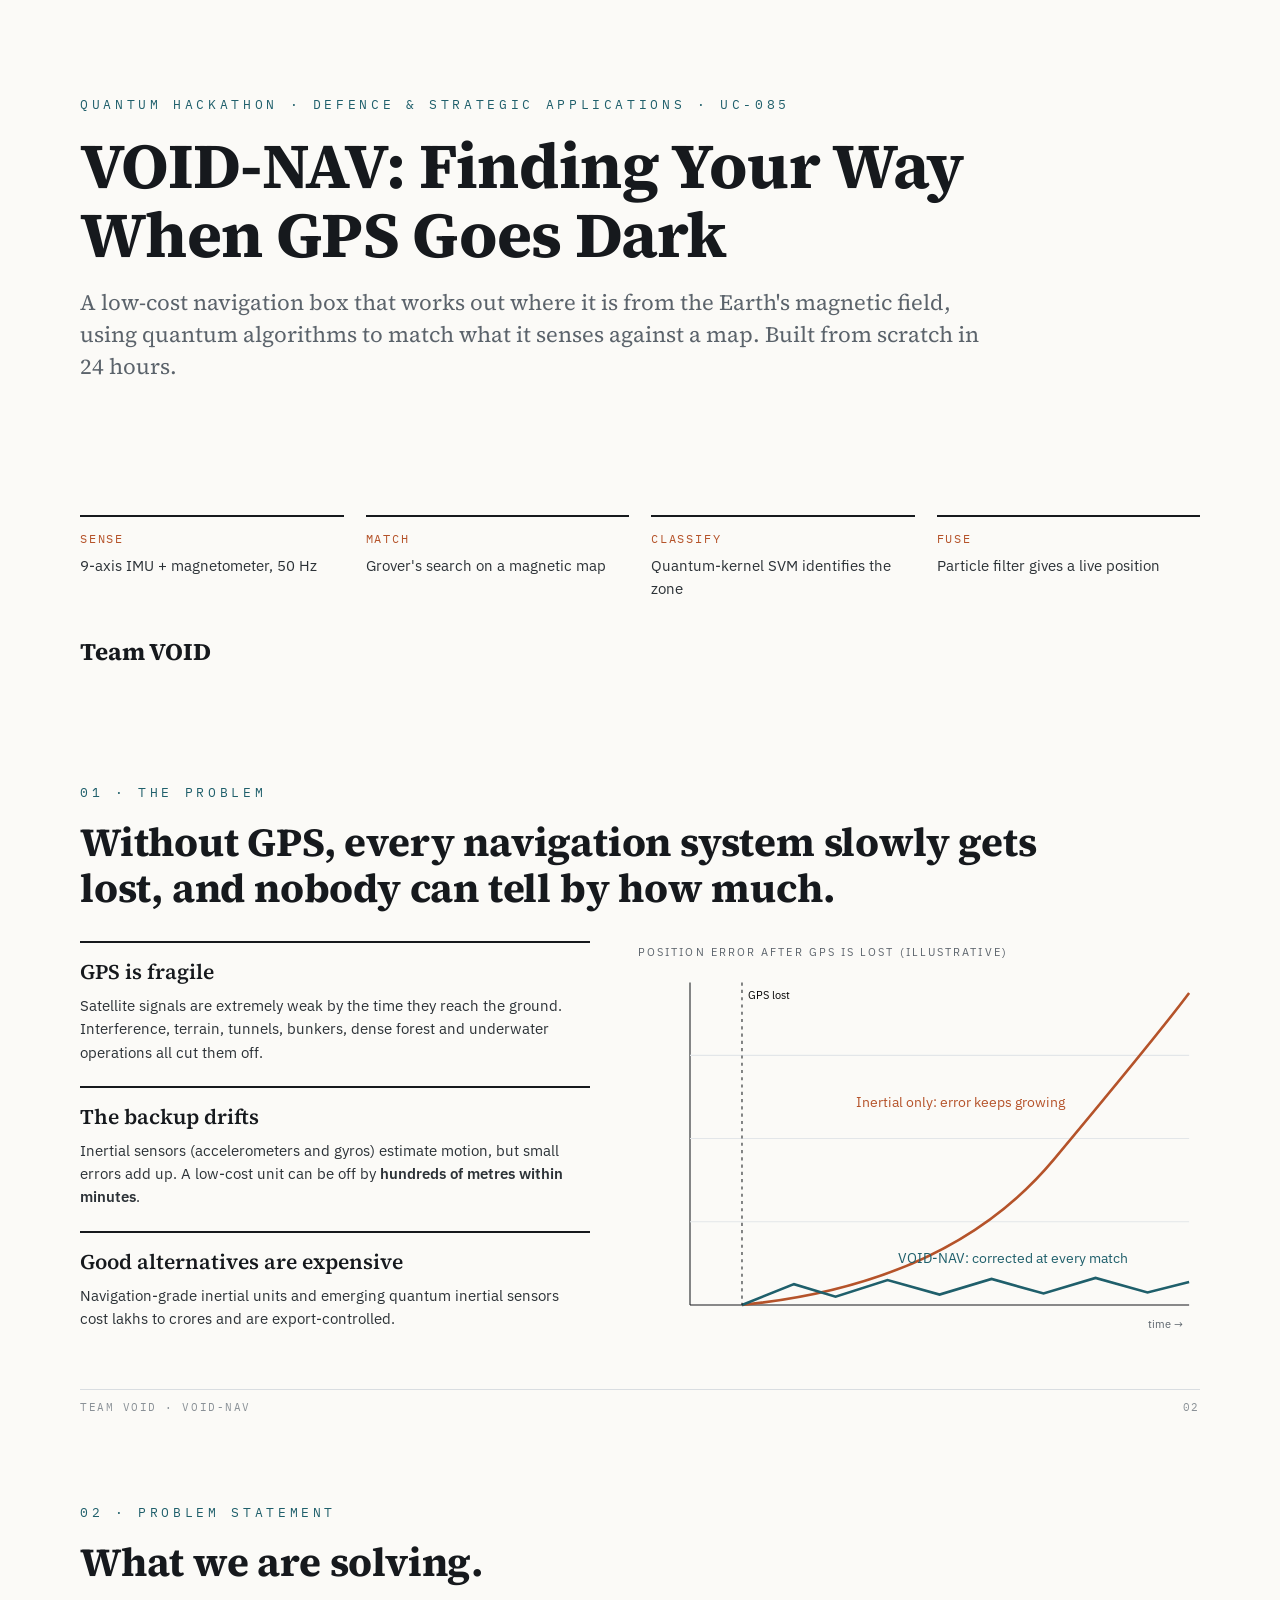
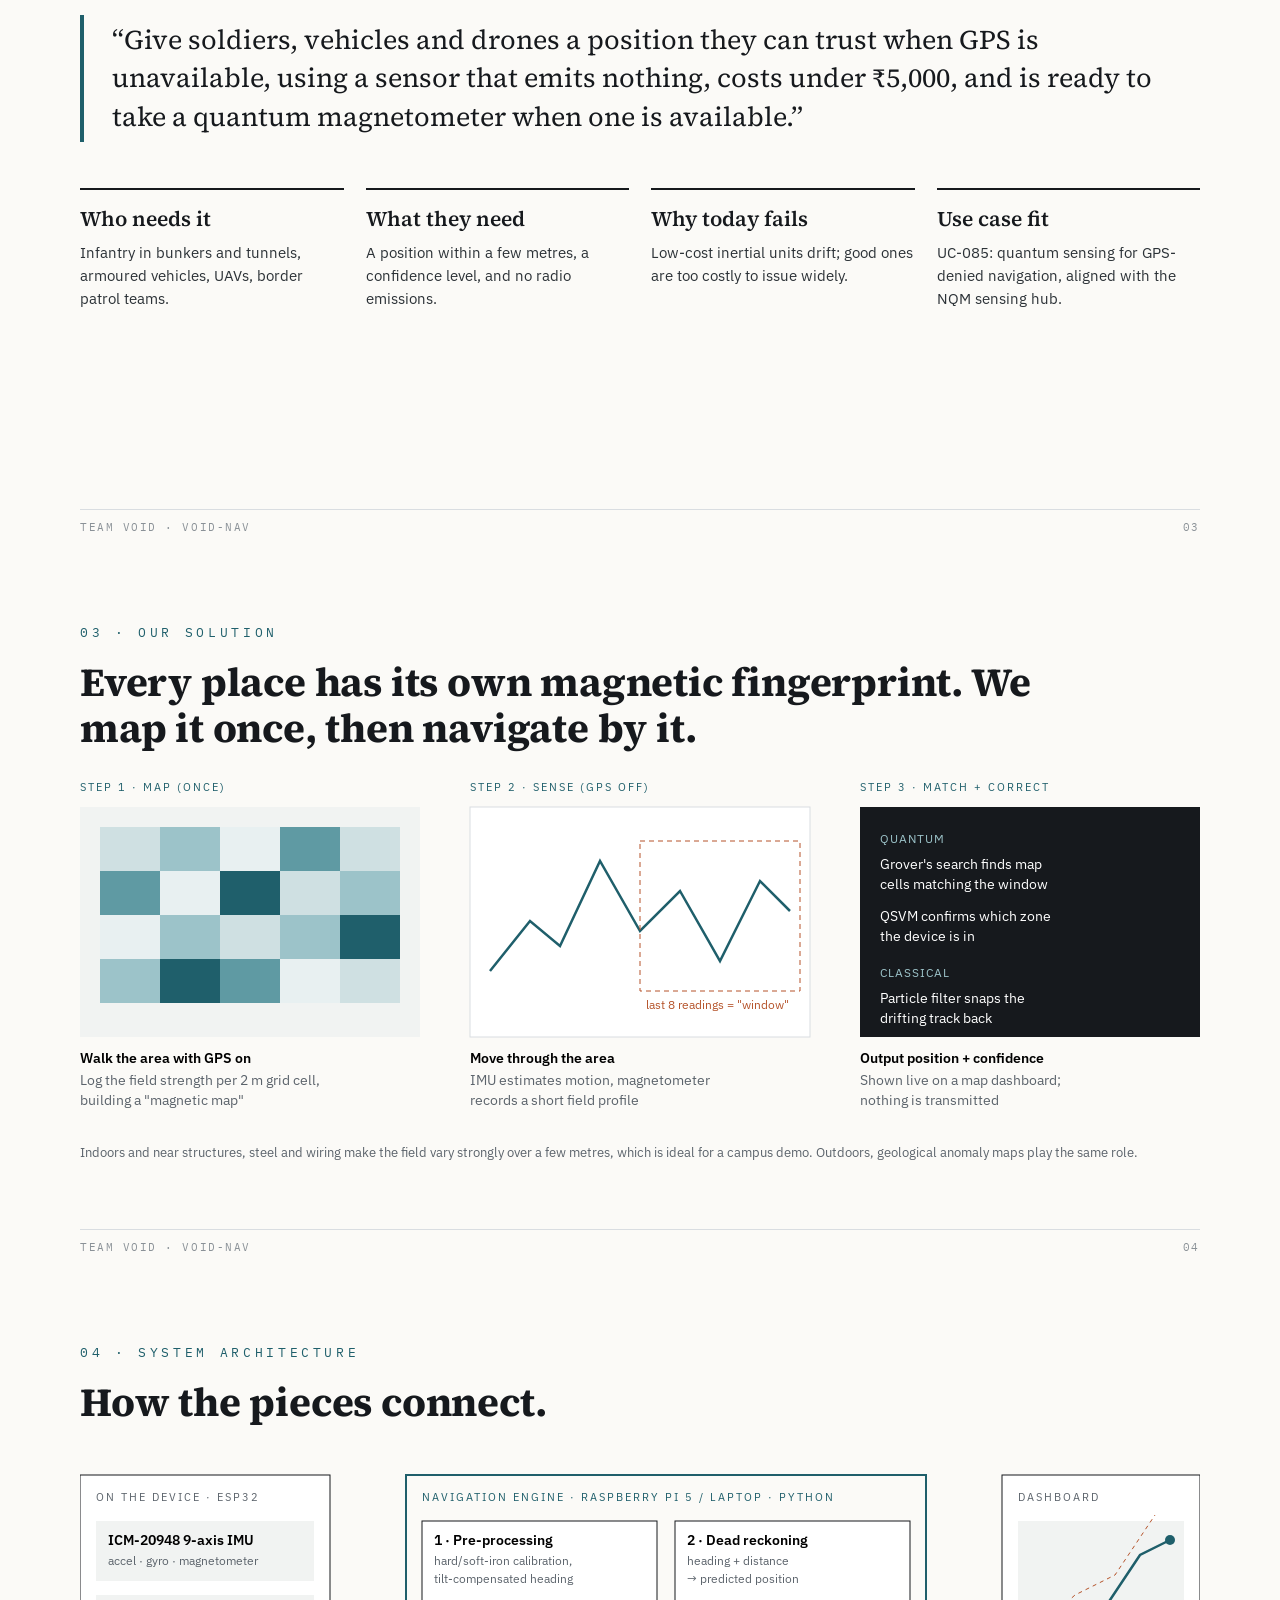
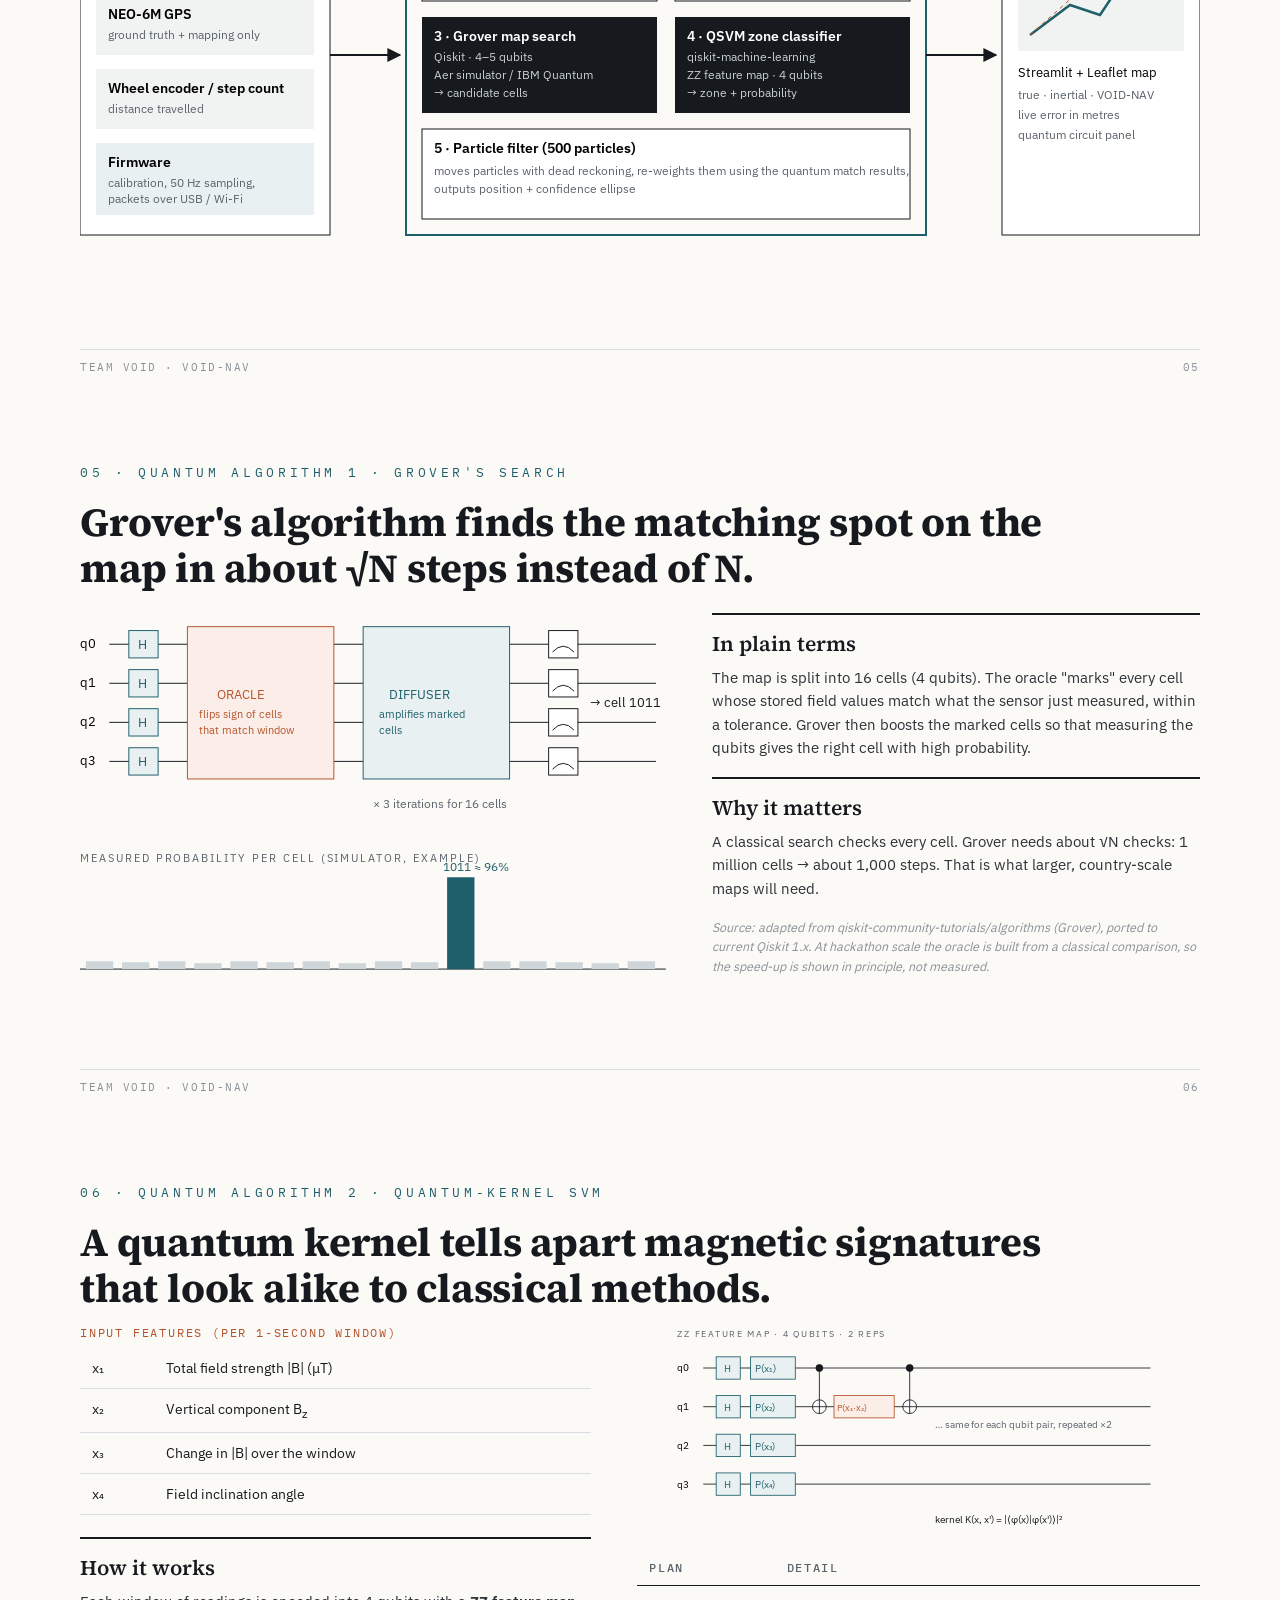
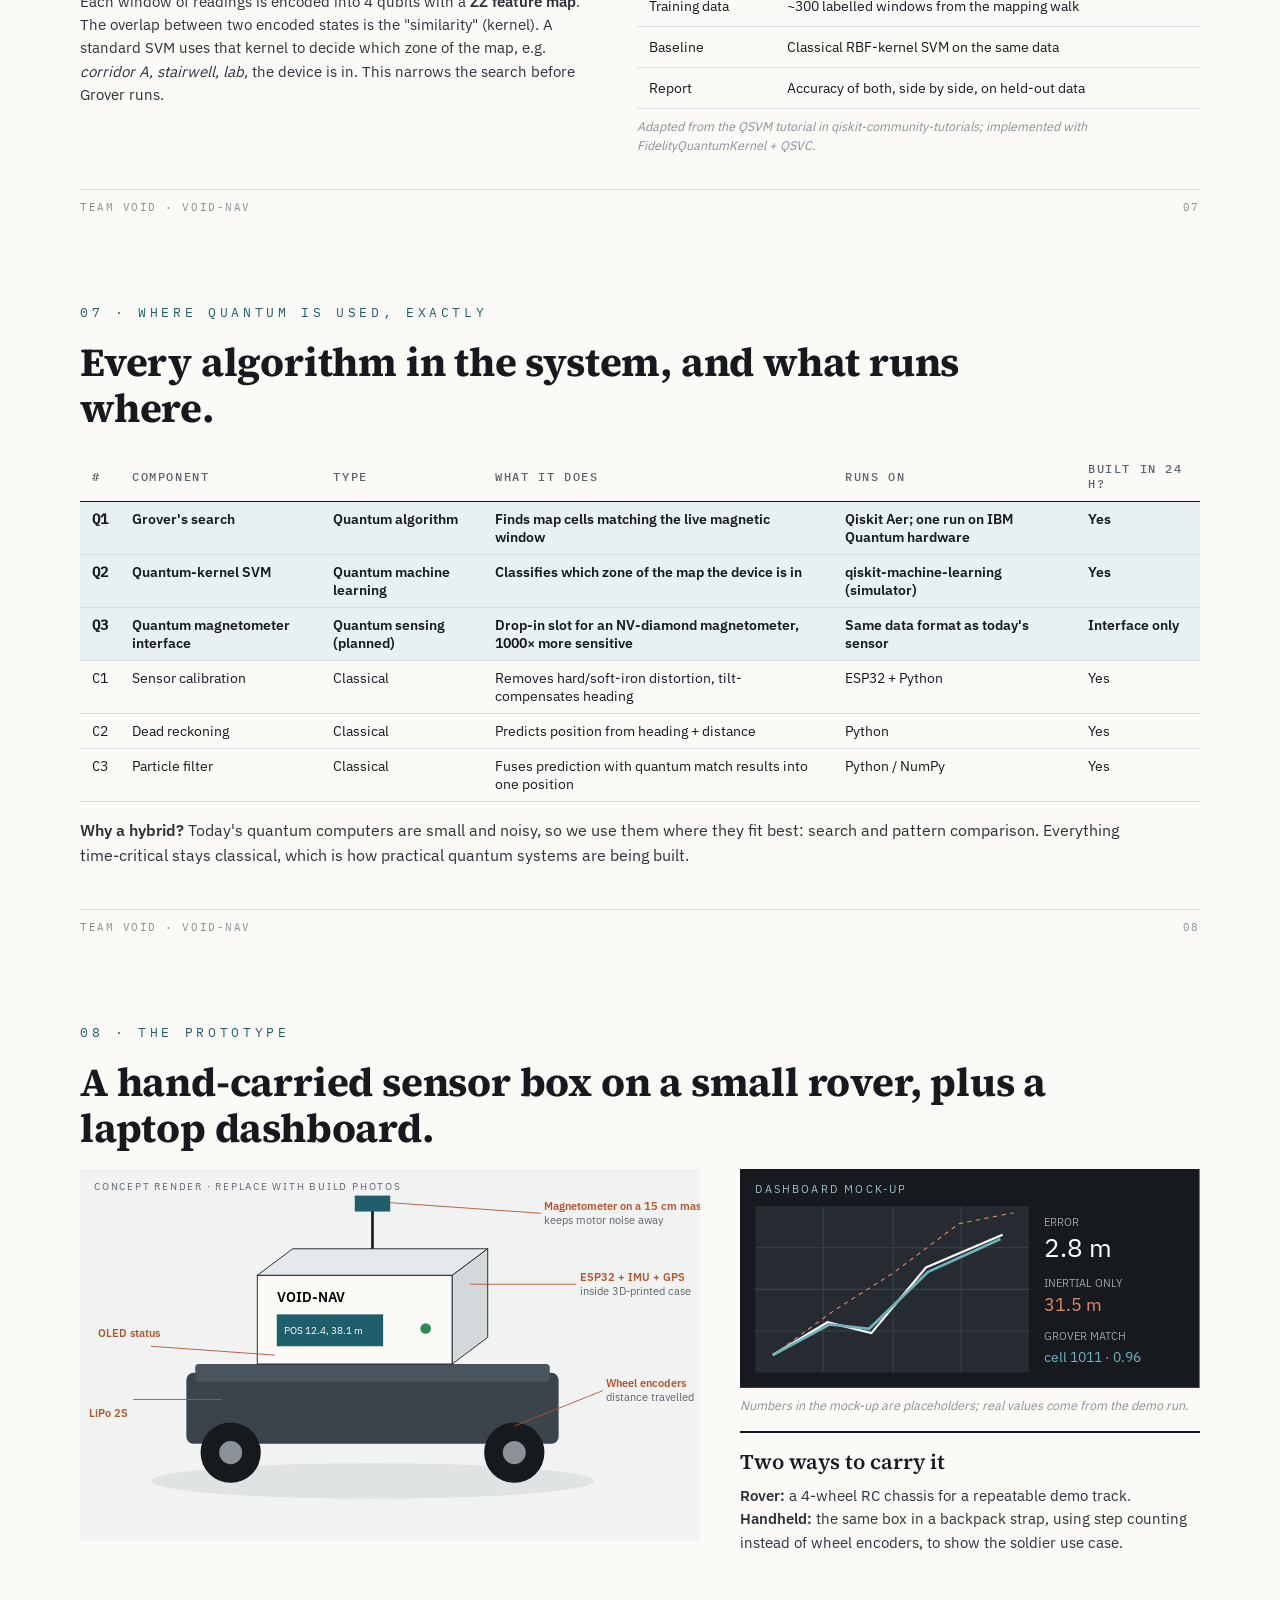
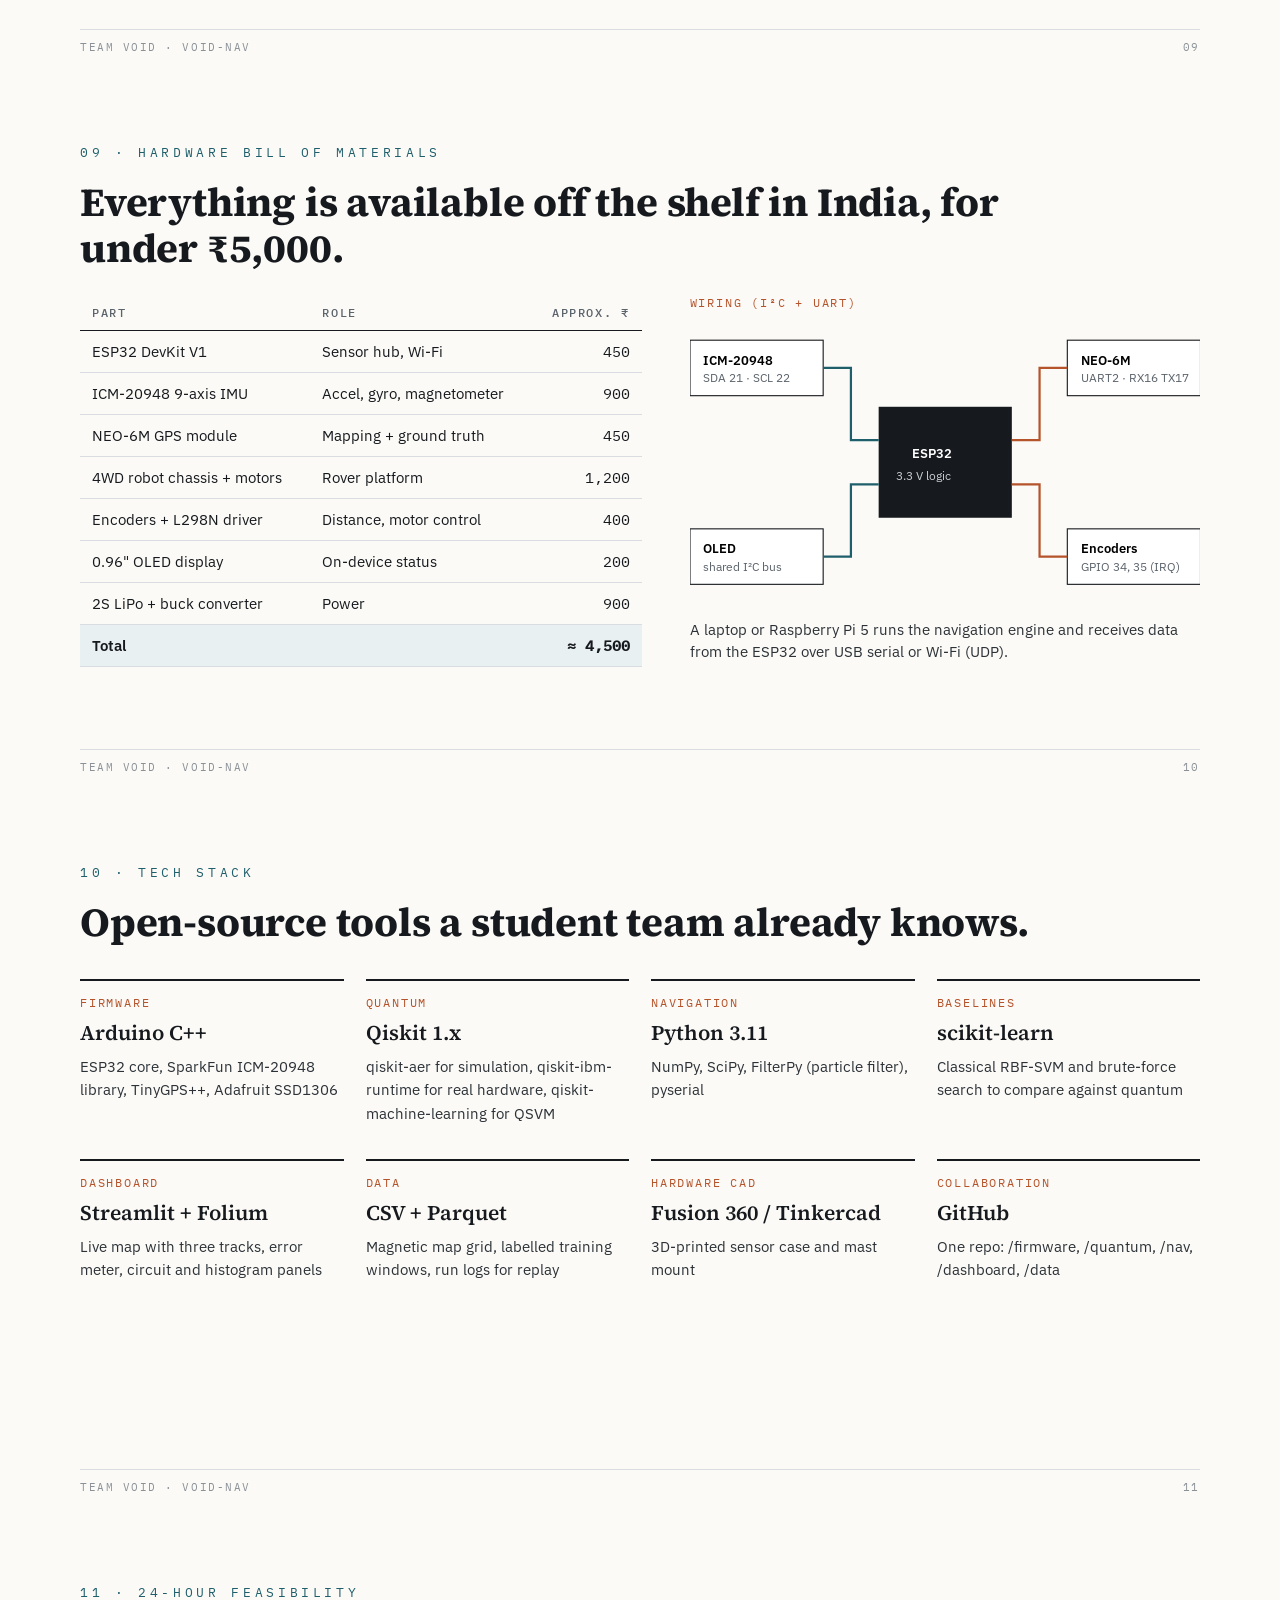
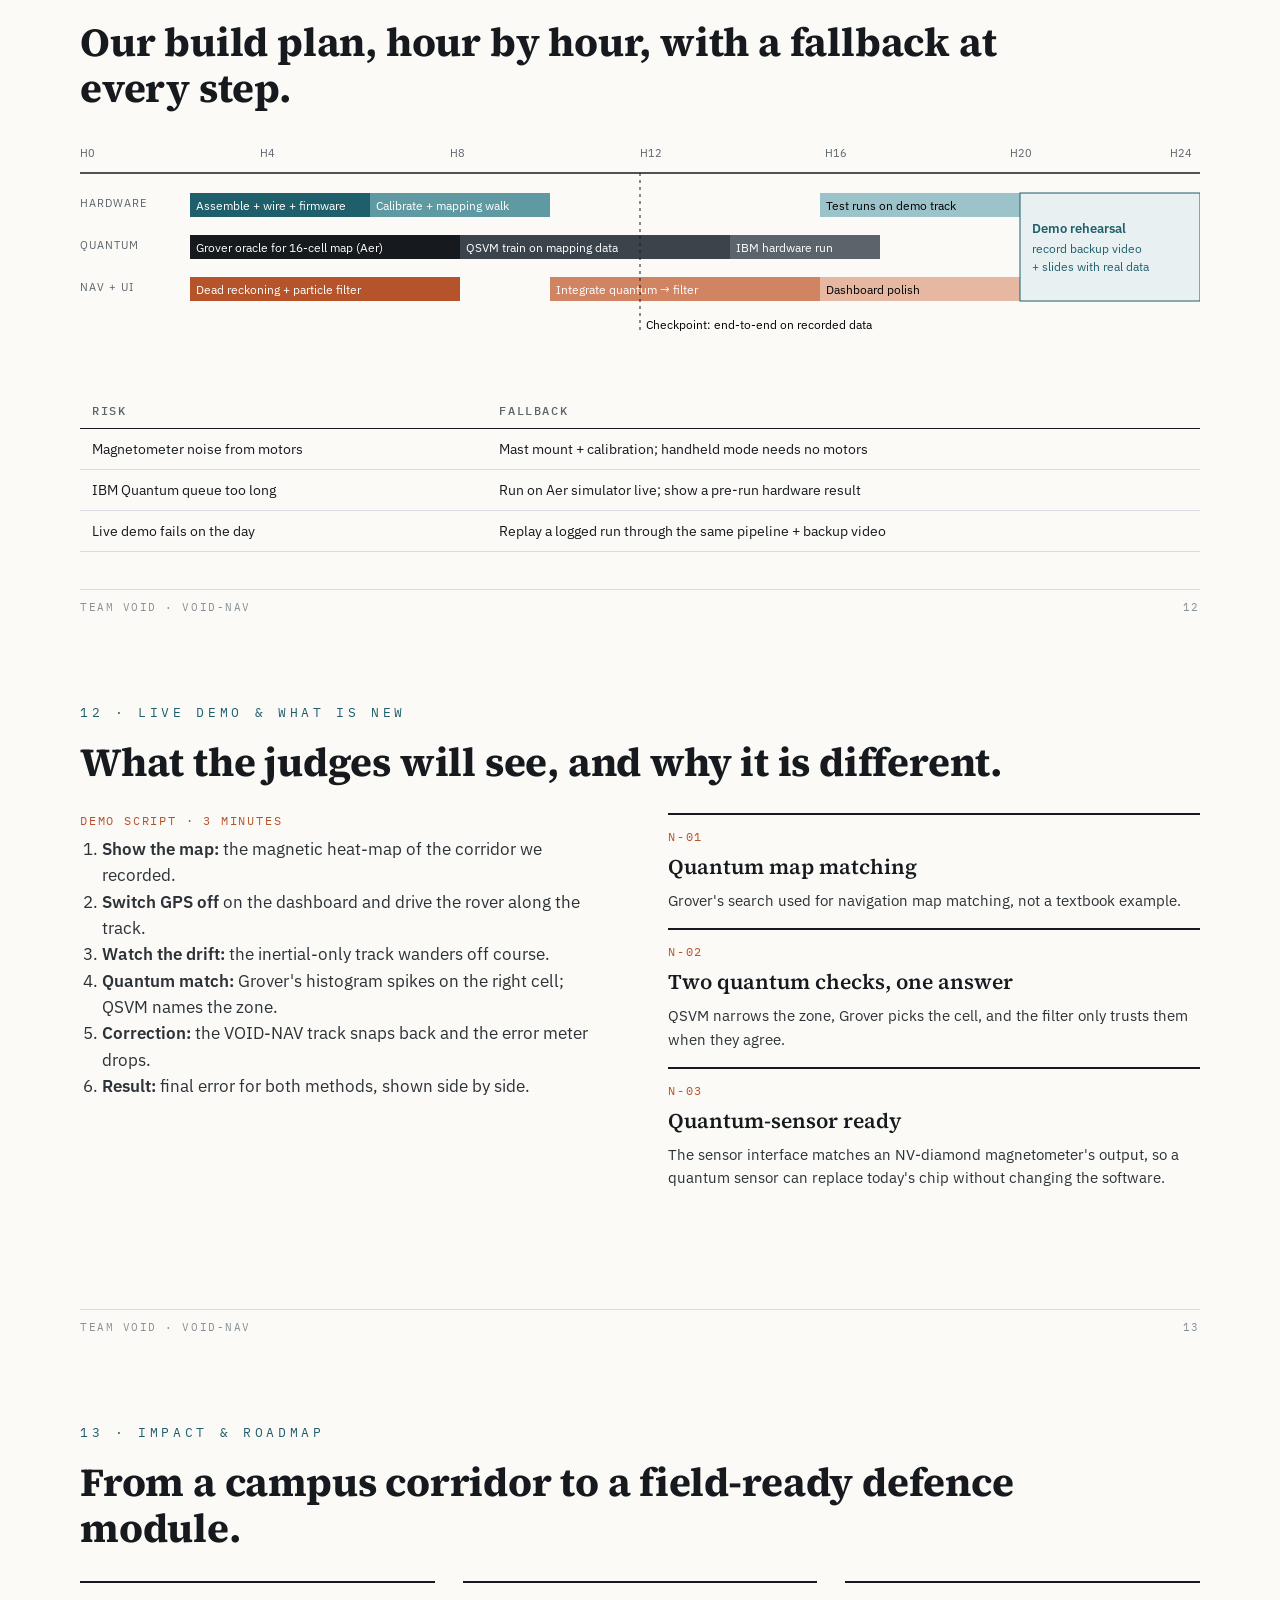
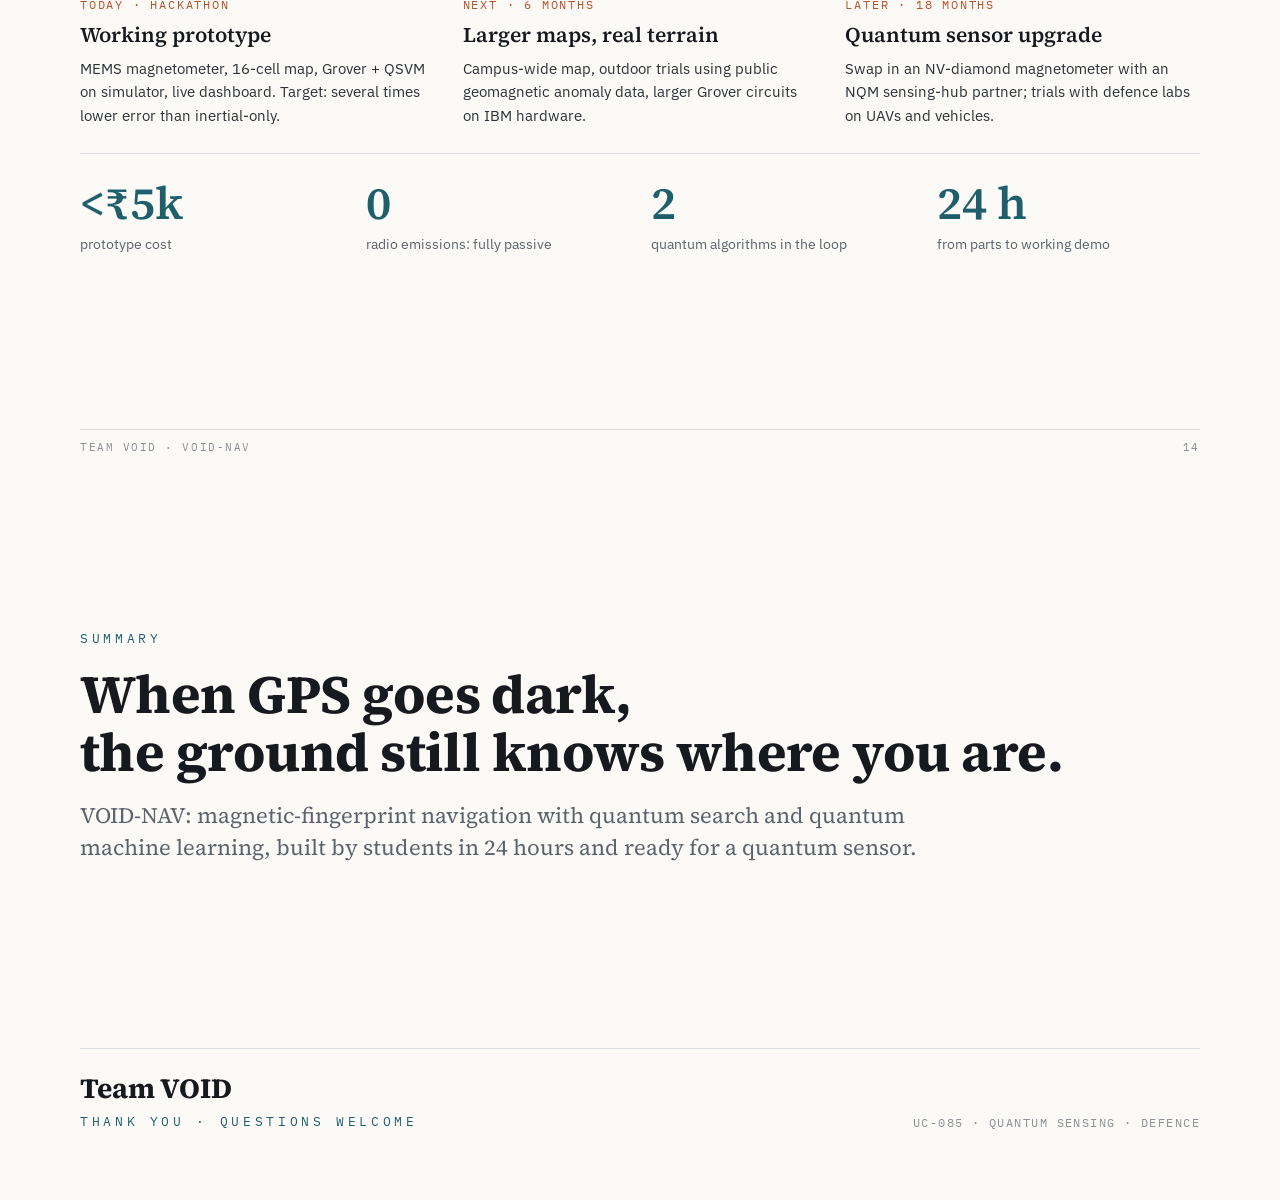
<file: deck/void_nav_v2.html>
<!DOCTYPE html><html><head><meta charset="utf-8"><title>VOID-NAV v2</title>
<link href="f/fonts.css" rel="stylesheet">
<style>
@page{size:1280px 720px;margin:0}
:root{--ink:#16191d;--mut:#5b636b;--line:#d9dde1;--teal:#1f5f6b;--tl:#e8f0f1;--acc:#b5532a;--paper:#fbfaf7}
*{box-sizing:border-box;margin:0;padding:0}
body{background:var(--paper);color:var(--ink);font-family:'IBM Plex Sans','Liberation Sans',sans-serif}
.s{width:1280px;height:720px;padding:64px 80px 56px;position:relative;page-break-after:always;overflow:hidden;background:var(--paper)}
.ey{font-family:'IBM Plex Mono','Liberation Mono',monospace;font-size:13px;letter-spacing:.28em;text-transform:uppercase;color:var(--teal);margin-bottom:18px}
h1{font-family:'Source Serif 4','Liberation Serif',serif;font-weight:700;font-size:64px;line-height:1.08;letter-spacing:-.01em}
h2{font-family:'Source Serif 4','Liberation Serif',serif;font-weight:700;font-size:40px;line-height:1.15;letter-spacing:-.005em;max-width:1000px}
.sub{font-family:'Source Serif 4','Liberation Serif',serif;font-size:22px;color:var(--mut);line-height:1.45;margin-top:18px;max-width:900px}
p,li{font-size:17px;line-height:1.55;color:#2c3237}
.ft{position:absolute;left:80px;right:80px;bottom:26px;display:flex;justify-content:space-between;font-family:'IBM Plex Mono',monospace;font-size:11px;letter-spacing:.14em;color:#8a9197;text-transform:uppercase;border-top:1px solid var(--line);padding-top:10px}
.g2{display:grid;grid-template-columns:1fr 1fr;gap:48px}.g3{display:grid;grid-template-columns:repeat(3,1fr);gap:28px}.g4{display:grid;grid-template-columns:repeat(4,1fr);gap:22px}
.k{font-family:'Source Serif 4',serif;font-size:46px;font-weight:600;color:var(--teal);line-height:1}
.kl{font-size:14px;color:var(--mut);margin-top:8px;line-height:1.45}
.card{border-top:2px solid var(--ink);padding-top:14px}
.card h3{font-family:'Source Serif 4',serif;font-size:21px;font-weight:600;margin-bottom:8px}
.card p{font-size:15px}
.n{font-family:'IBM Plex Mono',monospace;font-size:12px;color:var(--acc);letter-spacing:.15em;margin-bottom:8px}
.mono{font-family:'IBM Plex Mono',monospace}
table{border-collapse:collapse;width:100%;font-size:15px}
th{font-family:'IBM Plex Mono',monospace;font-size:11.5px;letter-spacing:.14em;text-transform:uppercase;color:var(--mut);text-align:left;font-weight:500;border-bottom:1.5px solid var(--ink);padding:10px 12px}
td{padding:11px 12px;border-bottom:1px solid var(--line);vertical-align:top}
tr.hl td{background:var(--tl);font-weight:600}
.note{font-size:12.5px;color:#8a9197;font-style:italic}
svg text{font-family:'IBM Plex Sans',sans-serif}
.rule{height:1px;background:var(--line);margin:26px 0}
.tag{display:inline-block;font-family:'IBM Plex Mono',monospace;font-size:11px;letter-spacing:.12em;border:1px solid var(--teal);color:var(--teal);padding:4px 9px;margin:0 6px 6px 0;text-transform:uppercase}
table.tight td{padding:8px 12px}
</style></head><body>
<body>
<!-- 1 -->
<section class="s" style="padding-top:96px">
<div class="ey">Quantum Hackathon · Defence &amp; Strategic Applications · UC-085</div>
<h1>VOID-NAV: Finding Your Way<br>When GPS Goes Dark</h1>
<p class="sub">A low-cost navigation box that works out where it is from the Earth's magnetic field, using quantum algorithms to match what it senses against a map. Built from scratch in 24 hours.</p>
<div class="g4" style="position:absolute;left:80px;right:80px;bottom:120px">
<div class="card"><div class="n">SENSE</div><p>9-axis IMU + magnetometer, 50 Hz</p></div>
<div class="card"><div class="n">MATCH</div><p>Grover's search on a magnetic map</p></div>
<div class="card"><div class="n">CLASSIFY</div><p>Quantum-kernel SVM identifies the zone</p></div>
<div class="card"><div class="n">FUSE</div><p>Particle filter gives a live position</p></div>
</div>
<div style="position:absolute;left:80px;bottom:52px;font-family:'Source Serif 4',serif;font-size:24px;font-weight:700">Team VOID</div>
</section>

<!-- 2 -->
<section class="s">
<div class="ey">01 · The problem</div>
<h2>Without GPS, every navigation system slowly gets lost, and nobody can tell by how much.</h2>
<div style="display:grid;grid-template-columns:1fr 1.1fr;gap:48px;margin-top:30px">
<div>
<div class="card" style="margin-bottom:22px"><h3>GPS is fragile</h3><p>Satellite signals are extremely weak by the time they reach the ground. Interference, terrain, tunnels, bunkers, dense forest and underwater operations all cut them off.</p></div>
<div class="card" style="margin-bottom:22px"><h3>The backup drifts</h3><p>Inertial sensors (accelerometers and gyros) estimate motion, but small errors add up. A low-cost unit can be off by <b>hundreds of metres within minutes</b>.</p></div>
<div class="card"><h3>Good alternatives are expensive</h3><p>Navigation-grade inertial units and emerging quantum inertial sensors cost lakhs to crores and are export-controlled.</p></div>
</div>
<svg viewBox="0 0 540 400" width="100%">
 <text x="0" y="14" font-size="11" fill="#5b636b" letter-spacing="2">POSITION ERROR AFTER GPS IS LOST (ILLUSTRATIVE)</text>
 <line x1="50" y1="350" x2="530" y2="350" stroke="#16191d"/><line x1="50" y1="40" x2="50" y2="350" stroke="#16191d"/>
 <g stroke="#e3e6e9"><line x1="50" y1="270" x2="530" y2="270"/><line x1="50" y1="190" x2="530" y2="190"/><line x1="50" y1="110" x2="530" y2="110"/></g>
 <path d="M100 350 Q300 330 400 210 T530 50" fill="none" stroke="#b5532a" stroke-width="2.5"/>
 <text x="210" y="160" font-size="13" fill="#b5532a">Inertial only: error keeps growing</text>
 <path d="M100 350 L150 330 L190 342 L240 326 L290 340 L340 325 L390 339 L440 324 L490 338 L530 328" fill="none" stroke="#1f5f6b" stroke-width="2.5"/>
 <text x="250" y="310" font-size="13" fill="#1f5f6b">VOID-NAV: corrected at every match</text>
 <line x1="100" y1="40" x2="100" y2="350" stroke="#16191d" stroke-dasharray="3 4"/><text x="106" y="56" font-size="11">GPS lost</text>
 <text x="490" y="372" font-size="11" fill="#5b636b">time →</text>
</svg></div>
<div class="ft"><span>Team VOID · VOID-NAV</span><span>02</span></div>
</section>

<!-- 3 -->
<section class="s">
<div class="ey">02 · Problem statement</div>
<h2>What we are solving.</h2>
<div style="margin-top:30px;border-left:4px solid var(--teal);padding:6px 0 6px 28px;max-width:1080px">
<p style="font-family:'Source Serif 4',serif;font-size:27px;line-height:1.42;color:var(--ink)">“Give soldiers, vehicles and drones a position they can trust when GPS is unavailable, using a sensor that emits nothing, costs under ₹5,000, and is ready to take a quantum magnetometer when one is available.”</p></div>
<div class="g4" style="margin-top:46px">
<div class="card"><h3>Who needs it</h3><p>Infantry in bunkers and tunnels, armoured vehicles, UAVs, border patrol teams.</p></div>
<div class="card"><h3>What they need</h3><p>A position within a few metres, a confidence level, and no radio emissions.</p></div>
<div class="card"><h3>Why today fails</h3><p>Low-cost inertial units drift; good ones are too costly to issue widely.</p></div>
<div class="card"><h3>Use case fit</h3><p>UC-085: quantum sensing for GPS-denied navigation, aligned with the NQM sensing hub.</p></div>
</div>
<div class="ft"><span>Team VOID · VOID-NAV</span><span>03</span></div>
</section>

<!-- 4 -->
<section class="s">
<div class="ey">03 · Our solution</div>
<h2>Every place has its own magnetic fingerprint. We map it once, then navigate by it.</h2>
<svg viewBox="0 0 1120 400" width="1120" style="margin-top:20px">
 <g font-size="14">
 <text x="0" y="20" font-size="11" fill="#1f5f6b" letter-spacing="2">STEP 1 · MAP (ONCE)</text>
 <rect x="0" y="36" width="340" height="230" fill="#f1f3f2"/>
 <g>
 <rect x="20" y="56" width="60" height="44" fill="#cfe0e2"/><rect x="80" y="56" width="60" height="44" fill="#9cc3c9"/><rect x="140" y="56" width="60" height="44" fill="#e8f0f1"/><rect x="200" y="56" width="60" height="44" fill="#5f9aa3"/><rect x="260" y="56" width="60" height="44" fill="#cfe0e2"/>
 <rect x="20" y="100" width="60" height="44" fill="#5f9aa3"/><rect x="80" y="100" width="60" height="44" fill="#e8f0f1"/><rect x="140" y="100" width="60" height="44" fill="#1f5f6b"/><rect x="200" y="100" width="60" height="44" fill="#cfe0e2"/><rect x="260" y="100" width="60" height="44" fill="#9cc3c9"/>
 <rect x="20" y="144" width="60" height="44" fill="#e8f0f1"/><rect x="80" y="144" width="60" height="44" fill="#9cc3c9"/><rect x="140" y="144" width="60" height="44" fill="#cfe0e2"/><rect x="200" y="144" width="60" height="44" fill="#9cc3c9"/><rect x="260" y="144" width="60" height="44" fill="#1f5f6b"/>
 <rect x="20" y="188" width="60" height="44" fill="#9cc3c9"/><rect x="80" y="188" width="60" height="44" fill="#1f5f6b"/><rect x="140" y="188" width="60" height="44" fill="#5f9aa3"/><rect x="200" y="188" width="60" height="44" fill="#e8f0f1"/><rect x="260" y="188" width="60" height="44" fill="#cfe0e2"/>
 </g>
 <text x="0" y="292" font-weight="600">Walk the area with GPS on</text><text x="0" y="314" fill="#5b636b">Log the field strength per 2 m grid cell,</text><text x="0" y="334" fill="#5b636b">building a "magnetic map"</text>
 <text x="390" y="20" font-size="11" fill="#1f5f6b" letter-spacing="2">STEP 2 · SENSE (GPS OFF)</text>
 <rect x="390" y="36" width="340" height="230" fill="#fff" stroke="#d9dde1"/>
 <path d="M410 200 L450 150 L480 175 L520 90 L560 160 L600 120 L640 190 L680 110 L710 140" fill="none" stroke="#1f5f6b" stroke-width="2.5"/>
 <rect x="560" y="70" width="160" height="150" fill="none" stroke="#b5532a" stroke-dasharray="5 4"/><text x="566" y="238" font-size="12" fill="#b5532a">last 8 readings = "window"</text>
 <text x="390" y="292" font-weight="600">Move through the area</text><text x="390" y="314" fill="#5b636b">IMU estimates motion, magnetometer</text><text x="390" y="334" fill="#5b636b">records a short field profile</text>
 <text x="780" y="20" font-size="11" fill="#1f5f6b" letter-spacing="2">STEP 3 · MATCH + CORRECT</text>
 <rect x="780" y="36" width="340" height="230" fill="#16191d"/>
 <text x="800" y="72" fill="#9cc3c9" font-size="12" letter-spacing="1">QUANTUM</text>
 <text x="800" y="98" fill="#fff">Grover's search finds map</text><text x="800" y="118" fill="#fff">cells matching the window</text>
 <text x="800" y="150" fill="#fff">QSVM confirms which zone</text><text x="800" y="170" fill="#fff">the device is in</text>
 <text x="800" y="206" fill="#9cc3c9" font-size="12" letter-spacing="1">CLASSICAL</text>
 <text x="800" y="232" fill="#fff">Particle filter snaps the</text><text x="800" y="252" fill="#fff">drifting track back</text>
 <text x="780" y="292" font-weight="600">Output position + confidence</text><text x="780" y="314" fill="#5b636b">Shown live on a map dashboard;</text><text x="780" y="334" fill="#5b636b">nothing is transmitted</text>
 </g>
 <text x="0" y="386" font-size="13" fill="#5b636b">Indoors and near structures, steel and wiring make the field vary strongly over a few metres, which is ideal for a campus demo. Outdoors, geological anomaly maps play the same role.</text>
</svg>
<div class="ft"><span>Team VOID · VOID-NAV</span><span>04</span></div>
</section>

<!-- 5 -->
<section class="s">
<div class="ey">04 · System architecture</div>
<h2>How the pieces connect.</h2>
<svg viewBox="0 0 1120 420" width="1120" style="margin-top:20px">
 <defs><marker id="a" viewBox="0 0 10 10" refX="9" refY="5" markerWidth="7" markerHeight="7" orient="auto"><path d="M0 0L10 5L0 10z" fill="#16191d"/></marker></defs>
 <g font-size="14">
 <rect x="0" y="30" width="250" height="360" fill="#fff" stroke="#16191d"/><text x="16" y="56" font-size="11" fill="#5b636b" letter-spacing="2">ON THE DEVICE · ESP32</text>
 <rect x="16" y="76" width="218" height="60" fill="#f1f3f2"/><text x="28" y="100" font-weight="600">ICM-20948 9-axis IMU</text><text x="28" y="120" font-size="12" fill="#5b636b">accel · gyro · magnetometer</text>
 <rect x="16" y="150" width="218" height="60" fill="#f1f3f2"/><text x="28" y="174" font-weight="600">NEO-6M GPS</text><text x="28" y="194" font-size="12" fill="#5b636b">ground truth + mapping only</text>
 <rect x="16" y="224" width="218" height="60" fill="#f1f3f2"/><text x="28" y="248" font-weight="600">Wheel encoder / step count</text><text x="28" y="268" font-size="12" fill="#5b636b">distance travelled</text>
 <rect x="16" y="298" width="218" height="72" fill="#e8f0f1"/><text x="28" y="322" font-weight="600">Firmware</text><text x="28" y="342" font-size="12" fill="#5b636b">calibration, 50 Hz sampling,</text><text x="28" y="358" font-size="12" fill="#5b636b">packets over USB / Wi-Fi</text>
 <path d="M250 210 L320 210" stroke="#16191d" stroke-width="2" marker-end="url(#a)"/>
 <rect x="326" y="30" width="520" height="360" fill="#fbfaf7" stroke="#1f5f6b" stroke-width="2"/><text x="342" y="56" font-size="11" fill="#1f5f6b" letter-spacing="2">NAVIGATION ENGINE · RASPBERRY PI 5 / LAPTOP · PYTHON</text>
 <rect x="342" y="76" width="235" height="80" fill="#fff" stroke="#16191d"/><text x="354" y="100" font-weight="600">1 · Pre-processing</text><text x="354" y="120" font-size="12" fill="#5b636b">hard/soft-iron calibration,</text><text x="354" y="138" font-size="12" fill="#5b636b">tilt-compensated heading</text>
 <rect x="595" y="76" width="235" height="80" fill="#fff" stroke="#16191d"/><text x="607" y="100" font-weight="600">2 · Dead reckoning</text><text x="607" y="120" font-size="12" fill="#5b636b">heading + distance</text><text x="607" y="138" font-size="12" fill="#5b636b">→ predicted position</text>
 <rect x="342" y="172" width="235" height="96" fill="#16191d"/><text x="354" y="196" font-weight="600" fill="#fff">3 · Grover map search</text><text x="354" y="216" font-size="12" fill="#c9cfd4">Qiskit · 4–5 qubits</text><text x="354" y="234" font-size="12" fill="#c9cfd4">Aer simulator / IBM Quantum</text><text x="354" y="252" font-size="12" fill="#c9cfd4">→ candidate cells</text>
 <rect x="595" y="172" width="235" height="96" fill="#16191d"/><text x="607" y="196" font-weight="600" fill="#fff">4 · QSVM zone classifier</text><text x="607" y="216" font-size="12" fill="#c9cfd4">qiskit-machine-learning</text><text x="607" y="234" font-size="12" fill="#c9cfd4">ZZ feature map · 4 qubits</text><text x="607" y="252" font-size="12" fill="#c9cfd4">→ zone + probability</text>
 <rect x="342" y="284" width="488" height="90" fill="#fff" stroke="#16191d"/><text x="354" y="308" font-weight="600">5 · Particle filter (500 particles)</text><text x="354" y="330" font-size="12" fill="#5b636b">moves particles with dead reckoning, re-weights them using the quantum match results,</text><text x="354" y="348" font-size="12" fill="#5b636b">outputs position + confidence ellipse</text>
 <path d="M846 210 L916 210" stroke="#16191d" stroke-width="2" marker-end="url(#a)"/>
 <rect x="922" y="30" width="198" height="360" fill="#fff" stroke="#16191d"/><text x="938" y="56" font-size="11" fill="#5b636b" letter-spacing="2">DASHBOARD</text>
 <rect x="938" y="76" width="166" height="130" fill="#f1f3f2"/><path d="M950 190 L990 160 L1020 170 L1060 110 L1090 95" stroke="#1f5f6b" stroke-width="2.5" fill="none"/><path d="M950 190 L995 150 L1035 130 L1075 70" stroke="#b5532a" stroke-dasharray="4 4" fill="none"/><circle cx="1090" cy="95" r="5" fill="#1f5f6b"/>
 <text x="938" y="232" font-size="13">Streamlit + Leaflet map</text><text x="938" y="254" font-size="12" fill="#5b636b">true · inertial · VOID-NAV</text><text x="938" y="274" font-size="12" fill="#5b636b">live error in metres</text><text x="938" y="294" font-size="12" fill="#5b636b">quantum circuit panel</text>
 </g>
</svg>
<div class="ft"><span>Team VOID · VOID-NAV</span><span>05</span></div>
</section>

<!-- 6 GROVER -->
<section class="s">
<div class="ey">05 · Quantum algorithm 1 · Grover's search</div>
<h2>Grover's algorithm finds the matching spot on the map in about √N steps instead of N.</h2>
<div style="display:grid;grid-template-columns:1.2fr 1fr;gap:46px;margin-top:22px">
<div>
<svg viewBox="0 0 600 230" width="100%">
 <g font-size="13" font-family="IBM Plex Mono">
 <text x="0" y="36">q0</text><text x="0" y="76">q1</text><text x="0" y="116">q2</text><text x="0" y="156">q3</text>
 <g stroke="#16191d"><line x1="30" y1="32" x2="590" y2="32"/><line x1="30" y1="72" x2="590" y2="72"/><line x1="30" y1="112" x2="590" y2="112"/><line x1="30" y1="152" x2="590" y2="152"/></g>
 <g fill="#e8f0f1" stroke="#1f5f6b"><rect x="50" y="18" width="30" height="28"/><rect x="50" y="58" width="30" height="28"/><rect x="50" y="98" width="30" height="28"/><rect x="50" y="138" width="30" height="28"/></g>
 <g fill="#1f5f6b"><text x="59" y="37">H</text><text x="59" y="77">H</text><text x="59" y="117">H</text><text x="59" y="157">H</text></g>
 <rect x="110" y="14" width="150" height="156" fill="#fbeee8" stroke="#b5532a"/><text x="140" y="88" fill="#b5532a">ORACLE</text><text x="122" y="108" fill="#b5532a" font-size="11">flips sign of cells</text><text x="122" y="124" fill="#b5532a" font-size="11">that match window</text>
 <rect x="290" y="14" width="150" height="156" fill="#e8f0f1" stroke="#1f5f6b"/><text x="316" y="88" fill="#1f5f6b">DIFFUSER</text><text x="306" y="108" fill="#1f5f6b" font-size="11">amplifies marked</text><text x="306" y="124" fill="#1f5f6b" font-size="11">cells</text>
 <text x="300" y="200" fill="#5b636b" font-size="12">× 3 iterations for 16 cells</text>
 <g fill="#fff" stroke="#16191d"><rect x="480" y="18" width="30" height="28"/><rect x="480" y="58" width="30" height="28"/><rect x="480" y="98" width="30" height="28"/><rect x="480" y="138" width="30" height="28"/></g>
 <g stroke="#16191d" fill="none"><path d="M484 40 q11 -12 22 0M484 80 q11 -12 22 0M484 120 q11 -12 22 0M484 160 q11 -12 22 0"/></g>
 <text x="522" y="96" fill="#16191d">→ cell 1011</text>
 </g></svg>
<svg viewBox="0 0 600 140" width="100%" style="margin-top:6px">
 <text x="0" y="14" font-size="11" fill="#5b636b" letter-spacing="2">MEASURED PROBABILITY PER CELL (SIMULATOR, EXAMPLE)</text>
 <line x1="0" y1="124" x2="600" y2="124" stroke="#16191d"/>
 <g fill="#cfd6da"><rect x="6" y="116" width="28" height="8"/><rect x="43" y="117" width="28" height="7"/><rect x="80" y="116" width="28" height="8"/><rect x="117" y="118" width="28" height="6"/><rect x="154" y="116" width="28" height="8"/><rect x="191" y="117" width="28" height="7"/><rect x="228" y="116" width="28" height="8"/><rect x="265" y="118" width="28" height="6"/><rect x="302" y="116" width="28" height="8"/><rect x="339" y="117" width="28" height="7"/><rect x="450" y="116" width="28" height="8"/><rect x="487" y="117" width="28" height="7"/><rect x="524" y="118" width="28" height="6"/><rect x="561" y="116" width="28" height="8"/></g>
 <rect x="376" y="30" width="28" height="94" fill="#1f5f6b"/><rect x="413" y="116" width="28" height="8" fill="#cfd6da"/>
 <text x="372" y="24" font-size="12" fill="#1f5f6b">1011 ≈ 96%</text>
</svg>
</div>
<div>
<div class="card" style="margin-bottom:18px"><h3>In plain terms</h3><p>The map is split into 16 cells (4 qubits). The oracle "marks" every cell whose stored field values match what the sensor just measured, within a tolerance. Grover then boosts the marked cells so that measuring the qubits gives the right cell with high probability.</p></div>
<div class="card" style="margin-bottom:18px"><h3>Why it matters</h3><p>A classical search checks every cell. Grover needs about √N checks: 1 million cells → about 1,000 steps. That is what larger, country-scale maps will need.</p></div>
<p class="note">Source: adapted from qiskit-community-tutorials/algorithms (Grover), ported to current Qiskit 1.x. At hackathon scale the oracle is built from a classical comparison, so the speed-up is shown in principle, not measured.</p>
</div></div>
<div class="ft"><span>Team VOID · VOID-NAV</span><span>06</span></div>
</section>

<!-- 7 QSVM -->
<section class="s">
<div class="ey">06 · Quantum algorithm 2 · Quantum-kernel SVM</div>
<h2>A quantum kernel tells apart magnetic signatures that look alike to classical methods.</h2>
<div style="display:grid;grid-template-columns:1fr 1.1fr;gap:46px;margin-top:14px">
<div>
<div class="n">INPUT FEATURES (PER 1-SECOND WINDOW)</div>
<table style="font-size:14px">
<tr><td>x₁</td><td>Total field strength |B| (μT)</td></tr>
<tr><td>x₂</td><td>Vertical component B<sub>z</sub></td></tr>
<tr><td>x₃</td><td>Change in |B| over the window</td></tr>
<tr><td>x₄</td><td>Field inclination angle</td></tr>
</table>
<div class="card" style="margin-top:22px"><h3>How it works</h3><p>Each window of readings is encoded into 4 qubits with a <b>ZZ feature map</b>. The overlap between two encoded states is the "similarity" (kernel). A standard SVM uses that kernel to decide which zone of the map, e.g. <i>corridor A, stairwell, lab</i>, the device is in. This narrows the search before Grover runs.</p></div>
</div>
<div>
<svg viewBox="0 0 560 250" width="100%" style="height:215px">
 <g font-size="12" font-family="IBM Plex Mono">
 <text x="0" y="14" font-size="11" fill="#5b636b" letter-spacing="2" font-family="IBM Plex Sans">ZZ FEATURE MAP · 4 QUBITS · 2 REPS</text>
 <g stroke="#16191d"><line x1="30" y1="50" x2="550" y2="50"/><line x1="30" y1="95" x2="550" y2="95"/><line x1="30" y1="140" x2="550" y2="140"/><line x1="30" y1="185" x2="550" y2="185"/></g>
 <text x="0" y="54">q0</text><text x="0" y="99">q1</text><text x="0" y="144">q2</text><text x="0" y="189">q3</text>
 <g fill="#e8f0f1" stroke="#1f5f6b"><rect x="45" y="37" width="28" height="26"/><rect x="45" y="82" width="28" height="26"/><rect x="45" y="127" width="28" height="26"/><rect x="45" y="172" width="28" height="26"/>
 <rect x="85" y="37" width="52" height="26"/><rect x="85" y="82" width="52" height="26"/><rect x="85" y="127" width="52" height="26"/><rect x="85" y="172" width="52" height="26"/></g>
 <g fill="#1f5f6b"><text x="54" y="55">H</text><text x="54" y="100">H</text><text x="54" y="145">H</text><text x="54" y="190">H</text><text x="90" y="55">P(x₁)</text><text x="90" y="100">P(x₂)</text><text x="90" y="145">P(x₃)</text><text x="90" y="190">P(x₄)</text></g>
 <g stroke="#16191d"><line x1="165" y1="50" x2="165" y2="95"/><circle cx="165" cy="50" r="4" fill="#16191d"/><circle cx="165" cy="95" r="8" fill="#fff"/><line x1="157" y1="95" x2="173" y2="95"/><line x1="165" y1="87" x2="165" y2="103"/></g>
 <rect x="182" y="82" width="70" height="26" fill="#fbeee8" stroke="#b5532a"/><text x="186" y="100" fill="#b5532a" font-size="11">P(x₁·x₂)</text>
 <g stroke="#16191d"><line x1="270" y1="50" x2="270" y2="95"/><circle cx="270" cy="50" r="4" fill="#16191d"/><circle cx="270" cy="95" r="8" fill="#fff"/><line x1="262" y1="95" x2="278" y2="95"/><line x1="270" y1="87" x2="270" y2="103"/></g>
 <text x="300" y="120" fill="#5b636b" font-family="IBM Plex Sans">… same for each qubit pair, repeated ×2</text>
 <text x="300" y="230" fill="#16191d" font-family="IBM Plex Sans">kernel K(x, x') = |⟨φ(x)|φ(x')⟩|²</text>
 </g></svg>
<table style="font-size:14px;margin-top:6px">
<tr><th>Plan</th><th>Detail</th></tr>
<tr><td>Training data</td><td>~300 labelled windows from the mapping walk</td></tr>
<tr><td>Baseline</td><td>Classical RBF-kernel SVM on the same data</td></tr>
<tr><td>Report</td><td>Accuracy of both, side by side, on held-out data</td></tr>
</table>
<p class="note" style="margin-top:8px">Adapted from the QSVM tutorial in qiskit-community-tutorials; implemented with FidelityQuantumKernel + QSVC.</p>
</div></div>
<div class="ft"><span>Team VOID · VOID-NAV</span><span>07</span></div>
</section>

<!-- 8 QUANTUM MAP -->
<section class="s">
<div class="ey">07 · Where quantum is used, exactly</div>
<h2>Every algorithm in the system, and what runs where.</h2>
<table style="margin-top:20px;font-size:14px" class="tight">
<tr><th>#</th><th>Component</th><th>Type</th><th>What it does</th><th>Runs on</th><th>Built in 24 h?</th></tr>
<tr class="hl"><td class="mono">Q1</td><td>Grover's search</td><td>Quantum algorithm</td><td>Finds map cells matching the live magnetic window</td><td>Qiskit Aer; one run on IBM Quantum hardware</td><td>Yes</td></tr>
<tr class="hl"><td class="mono">Q2</td><td>Quantum-kernel SVM</td><td>Quantum machine learning</td><td>Classifies which zone of the map the device is in</td><td>qiskit-machine-learning (simulator)</td><td>Yes</td></tr>
<tr class="hl"><td class="mono">Q3</td><td>Quantum magnetometer interface</td><td>Quantum sensing (planned)</td><td>Drop-in slot for an NV-diamond magnetometer, 1000× more sensitive</td><td>Same data format as today's sensor</td><td>Interface only</td></tr>
<tr><td class="mono">C1</td><td>Sensor calibration</td><td>Classical</td><td>Removes hard/soft-iron distortion, tilt-compensates heading</td><td>ESP32 + Python</td><td>Yes</td></tr>
<tr><td class="mono">C2</td><td>Dead reckoning</td><td>Classical</td><td>Predicts position from heading + distance</td><td>Python</td><td>Yes</td></tr>
<tr><td class="mono">C3</td><td>Particle filter</td><td>Classical</td><td>Fuses prediction with quantum match results into one position</td><td>Python / NumPy</td><td>Yes</td></tr>
</table>
<p style="margin-top:16px;max-width:1080px;font-size:16px"><b>Why a hybrid?</b> Today's quantum computers are small and noisy, so we use them where they fit best: search and pattern comparison. Everything time-critical stays classical, which is how practical quantum systems are being built.</p>
<div class="ft"><span>Team VOID · VOID-NAV</span><span>08</span></div>
</section>

<!-- 9 PROTOTYPE -->
<section class="s">
<div class="ey">08 · The prototype</div>
<h2>A hand-carried sensor box on a small rover, plus a laptop dashboard.</h2>
<div style="display:grid;grid-template-columns:1.35fr 1fr;gap:40px;margin-top:18px">
<svg viewBox="0 0 700 420" width="100%">
 <rect x="0" y="0" width="700" height="420" fill="#f1f3f2"/>
 <text x="16" y="24" font-size="11" fill="#5b636b" letter-spacing="2">CONCEPT RENDER · REPLACE WITH BUILD PHOTOS</text>
 <!-- rover -->
 <ellipse cx="330" cy="352" rx="250" ry="20" fill="#dfe3e1"/>
 <rect x="120" y="230" width="420" height="80" rx="8" fill="#3b444b"/>
 <rect x="130" y="220" width="400" height="20" rx="4" fill="#4a545c"/>
 <g><circle cx="170" cy="320" r="34" fill="#16191d"/><circle cx="170" cy="320" r="13" fill="#8a9197"/><circle cx="490" cy="320" r="34" fill="#16191d"/><circle cx="490" cy="320" r="13" fill="#8a9197"/></g>
 <!-- box -->
 <path d="M200 120 L420 120 L460 90 L240 90 Z" fill="#e6e9eb" stroke="#16191d"/>
 <rect x="200" y="120" width="220" height="100" fill="#fbfaf7" stroke="#16191d"/>
 <path d="M420 120 L460 90 L460 190 L420 220 Z" fill="#d3d8db" stroke="#16191d"/>
 <text x="222" y="150" font-size="16" font-weight="700" font-family="Source Serif 4">VOID-NAV</text>
 <rect x="222" y="164" width="120" height="36" fill="#1f5f6b"/><text x="230" y="186" font-size="11" fill="#fff" font-family="IBM Plex Mono">POS 12.4, 38.1 m</text>
 <circle cx="390" cy="180" r="6" fill="#2e8b57"/>
 <!-- mast -->
 <line x1="330" y1="90" x2="330" y2="40" stroke="#16191d" stroke-width="3"/><rect x="310" y="30" width="40" height="18" fill="#1f5f6b"/>
 <!-- callouts -->
 <g font-size="12"><line x1="350" y1="38" x2="520" y2="50" stroke="#b5532a"/><text x="524" y="46" fill="#b5532a" font-weight="600">Magnetometer on a 15 cm mast</text><text x="524" y="62" fill="#5b636b">keeps motor noise away</text>
 <line x1="440" y1="130" x2="560" y2="130" stroke="#b5532a"/><text x="564" y="126" fill="#b5532a" font-weight="600">ESP32 + IMU + GPS</text><text x="564" y="142" fill="#5b636b">inside 3D-printed case</text>
 <line x1="490" y1="290" x2="590" y2="250" stroke="#b5532a"/><text x="594" y="246" fill="#b5532a" font-weight="600">Wheel encoders</text><text x="594" y="262" fill="#5b636b">distance travelled</text>
 <line x1="220" y1="210" x2="80" y2="200" stroke="#b5532a"/><text x="20" y="190" fill="#b5532a" font-weight="600">OLED status</text>
 <line x1="160" y1="260" x2="60" y2="260" stroke="#b5532a"/><text x="10" y="280" fill="#b5532a" font-weight="600">LiPo 2S</text></g>
</svg>
<div>
<svg viewBox="0 0 420 200" width="100%">
 <rect x="0" y="0" width="420" height="200" fill="#16191d"/>
 <text x="14" y="22" font-size="10" fill="#9cc3c9" letter-spacing="2">DASHBOARD MOCK-UP</text>
 <rect x="14" y="34" width="250" height="152" fill="#252b31"/>
 <g stroke="#3a434b"><line x1="14" y1="72" x2="264" y2="72"/><line x1="14" y1="110" x2="264" y2="110"/><line x1="14" y1="148" x2="264" y2="148"/><line x1="76" y1="34" x2="76" y2="186"/><line x1="140" y1="34" x2="140" y2="186"/><line x1="202" y1="34" x2="202" y2="186"/></g>
 <path d="M30 170 L80 140 L120 150 L170 90 L240 60" stroke="#fff" stroke-width="2" fill="none"/>
 <path d="M30 170 L85 130 L140 95 L200 50 L250 40" stroke="#e08a63" stroke-dasharray="4 4" fill="none"/>
 <path d="M30 170 L82 142 L118 146 L172 94 L238 64" stroke="#6fb3bd" stroke-width="2.5" fill="none"/>
 <text x="278" y="52" font-size="10" fill="#9aa3aa">ERROR</text><text x="278" y="80" font-size="24" fill="#fff" font-family="Source Serif 4">2.8 m</text>
 <text x="278" y="108" font-size="10" fill="#9aa3aa">INERTIAL ONLY</text><text x="278" y="130" font-size="16" fill="#e08a63" font-family="Source Serif 4">31.5 m</text>
 <text x="278" y="156" font-size="10" fill="#9aa3aa">GROVER MATCH</text><text x="278" y="176" font-size="13" fill="#6fb3bd" font-family="IBM Plex Mono">cell 1011 · 0.96</text>
</svg>
<p class="note" style="margin:4px 0 16px">Numbers in the mock-up are placeholders; real values come from the demo run.</p>
<div class="card"><h3>Two ways to carry it</h3><p><b>Rover:</b> a 4-wheel RC chassis for a repeatable demo track. <b>Handheld:</b> the same box in a backpack strap, using step counting instead of wheel encoders, to show the soldier use case.</p></div>
</div></div>
<div class="ft"><span>Team VOID · VOID-NAV</span><span>09</span></div>
</section>

<!-- 10 BOM -->
<section class="s">
<div class="ey">09 · Hardware bill of materials</div>
<h2>Everything is available off the shelf in India, for under ₹5,000.</h2>
<div style="display:grid;grid-template-columns:1.1fr 1fr;gap:48px;margin-top:24px">
<table style="font-size:14.5px">
<tr><th>Part</th><th>Role</th><th style="text-align:right">Approx. ₹</th></tr>
<tr><td>ESP32 DevKit V1</td><td>Sensor hub, Wi-Fi</td><td class="mono" style="text-align:right">450</td></tr>
<tr><td>ICM-20948 9-axis IMU</td><td>Accel, gyro, magnetometer</td><td class="mono" style="text-align:right">900</td></tr>
<tr><td>NEO-6M GPS module</td><td>Mapping + ground truth</td><td class="mono" style="text-align:right">450</td></tr>
<tr><td>4WD robot chassis + motors</td><td>Rover platform</td><td class="mono" style="text-align:right">1,200</td></tr>
<tr><td>Encoders + L298N driver</td><td>Distance, motor control</td><td class="mono" style="text-align:right">400</td></tr>
<tr><td>0.96" OLED display</td><td>On-device status</td><td class="mono" style="text-align:right">200</td></tr>
<tr><td>2S LiPo + buck converter</td><td>Power</td><td class="mono" style="text-align:right">900</td></tr>
<tr class="hl"><td>Total</td><td></td><td class="mono" style="text-align:right">≈ 4,500</td></tr>
</table>
<div>
<div class="n">WIRING (I²C + UART)</div>
<svg viewBox="0 0 460 260" width="100%">
 <g font-size="12">
 <rect x="170" y="80" width="120" height="100" fill="#16191d"/><text x="200" y="126" fill="#fff" font-weight="600">ESP32</text><text x="186" y="146" fill="#c9cfd4" font-size="11">3.3 V logic</text>
 <rect x="0" y="20" width="120" height="50" fill="#fff" stroke="#16191d"/><text x="12" y="42" font-weight="600">ICM-20948</text><text x="12" y="58" font-size="11" fill="#5b636b">SDA 21 · SCL 22</text>
 <rect x="0" y="190" width="120" height="50" fill="#fff" stroke="#16191d"/><text x="12" y="212" font-weight="600">OLED</text><text x="12" y="228" font-size="11" fill="#5b636b">shared I²C bus</text>
 <rect x="340" y="20" width="120" height="50" fill="#fff" stroke="#16191d"/><text x="352" y="42" font-weight="600">NEO-6M</text><text x="352" y="58" font-size="11" fill="#5b636b">UART2 · RX16 TX17</text>
 <rect x="340" y="190" width="120" height="50" fill="#fff" stroke="#16191d"/><text x="352" y="212" font-weight="600">Encoders</text><text x="352" y="228" font-size="11" fill="#5b636b">GPIO 34, 35 (IRQ)</text>
 <g stroke="#1f5f6b" stroke-width="2" fill="none"><path d="M120 45 L145 45 L145 110 L170 110"/><path d="M120 215 L145 215 L145 150 L170 150"/></g>
 <g stroke="#b5532a" stroke-width="2" fill="none"><path d="M340 45 L315 45 L315 110 L290 110"/><path d="M340 215 L315 215 L315 150 L290 150"/></g>
 </g></svg>
<p style="font-size:14.5px;margin-top:8px">A laptop or Raspberry Pi 5 runs the navigation engine and receives data from the ESP32 over USB serial or Wi-Fi (UDP).</p>
</div></div>
<div class="ft"><span>Team VOID · VOID-NAV</span><span>10</span></div>
</section>

<!-- 11 STACK -->
<section class="s">
<div class="ey">10 · Tech stack</div>
<h2>Open-source tools a student team already knows.</h2>
<div class="g4" style="margin-top:34px;row-gap:34px">
<div class="card"><div class="n">FIRMWARE</div><h3>Arduino C++</h3><p>ESP32 core, SparkFun ICM-20948 library, TinyGPS++, Adafruit SSD1306</p></div>
<div class="card"><div class="n">QUANTUM</div><h3>Qiskit 1.x</h3><p>qiskit-aer for simulation, qiskit-ibm-runtime for real hardware, qiskit-machine-learning for QSVM</p></div>
<div class="card"><div class="n">NAVIGATION</div><h3>Python 3.11</h3><p>NumPy, SciPy, FilterPy (particle filter), pyserial</p></div>
<div class="card"><div class="n">BASELINES</div><h3>scikit-learn</h3><p>Classical RBF-SVM and brute-force search to compare against quantum</p></div>
<div class="card"><div class="n">DASHBOARD</div><h3>Streamlit + Folium</h3><p>Live map with three tracks, error meter, circuit and histogram panels</p></div>
<div class="card"><div class="n">DATA</div><h3>CSV + Parquet</h3><p>Magnetic map grid, labelled training windows, run logs for replay</p></div>
<div class="card"><div class="n">HARDWARE CAD</div><h3>Fusion 360 / Tinkercad</h3><p>3D-printed sensor case and mast mount</p></div>
<div class="card"><div class="n">COLLABORATION</div><h3>GitHub</h3><p>One repo: /firmware, /quantum, /nav, /dashboard, /data</p></div>
</div>
<div class="ft"><span>Team VOID · VOID-NAV</span><span>11</span></div>
</section>

<!-- 12 24H -->
<section class="s">
<div class="ey">11 · 24-hour feasibility</div>
<h2>Our build plan, hour by hour, with a fallback at every step.</h2>
<svg viewBox="0 0 1120 250" width="1120" style="margin-top:22px">
 <g font-size="13">
 <line x1="0" y1="40" x2="1120" y2="40" stroke="#16191d" stroke-width="1.5"/>
 <g font-size="11" fill="#5b636b" font-family="IBM Plex Mono"><text x="0" y="24">H0</text><text x="180" y="24">H4</text><text x="370" y="24">H8</text><text x="560" y="24">H12</text><text x="745" y="24">H16</text><text x="930" y="24">H20</text><text x="1090" y="24">H24</text></g>
 <text x="0" y="74" font-size="11" fill="#5b636b" letter-spacing="1">HARDWARE</text>
 <rect x="110" y="60" width="180" height="24" fill="#1f5f6b"/><text x="116" y="77" fill="#fff" font-size="12">Assemble + wire + firmware</text>
 <rect x="290" y="60" width="180" height="24" fill="#5f9aa3"/><text x="296" y="77" fill="#fff" font-size="12">Calibrate + mapping walk</text>
 <rect x="740" y="60" width="200" height="24" fill="#9cc3c9"/><text x="746" y="77" font-size="12">Test runs on demo track</text>
 <text x="0" y="116" font-size="11" fill="#5b636b" letter-spacing="1">QUANTUM</text>
 <rect x="110" y="102" width="270" height="24" fill="#16191d"/><text x="116" y="119" fill="#fff" font-size="12">Grover oracle for 16-cell map (Aer)</text>
 <rect x="380" y="102" width="270" height="24" fill="#3b444b"/><text x="386" y="119" fill="#fff" font-size="12">QSVM train on mapping data</text>
 <rect x="650" y="102" width="150" height="24" fill="#5b636b"/><text x="656" y="119" fill="#fff" font-size="12">IBM hardware run</text>
 <text x="0" y="158" font-size="11" fill="#5b636b" letter-spacing="1">NAV + UI</text>
 <rect x="110" y="144" width="270" height="24" fill="#b5532a"/><text x="116" y="161" fill="#fff" font-size="12">Dead reckoning + particle filter</text>
 <rect x="470" y="144" width="270" height="24" fill="#d08462"/><text x="476" y="161" fill="#fff" font-size="12">Integrate quantum → filter</text>
 <rect x="740" y="144" width="200" height="24" fill="#e6b8a2"/><text x="746" y="161" font-size="12">Dashboard polish</text>
 <rect x="940" y="60" width="180" height="108" fill="#e8f0f1" stroke="#1f5f6b"/><text x="952" y="100" fill="#1f5f6b" font-weight="600">Demo rehearsal</text><text x="952" y="120" fill="#1f5f6b" font-size="12">record backup video</text><text x="952" y="138" fill="#1f5f6b" font-size="12">+ slides with real data</text>
 <line x1="560" y1="40" x2="560" y2="200" stroke="#16191d" stroke-dasharray="3 4"/><text x="566" y="196" font-size="12">Checkpoint: end-to-end on recorded data</text>
 </g></svg>
<table style="font-size:14px;margin-top:6px">
<tr><th>Risk</th><th>Fallback</th></tr>
<tr><td>Magnetometer noise from motors</td><td>Mast mount + calibration; handheld mode needs no motors</td></tr>
<tr><td>IBM Quantum queue too long</td><td>Run on Aer simulator live; show a pre-run hardware result</td></tr>
<tr><td>Live demo fails on the day</td><td>Replay a logged run through the same pipeline + backup video</td></tr>
</table>
<div class="ft"><span>Team VOID · VOID-NAV</span><span>12</span></div>
</section>

<!-- 13 DEMO + NOVELTY -->
<section class="s">
<div class="ey">12 · Live demo &amp; what is new</div>
<h2>What the judges will see, and why it is different.</h2>
<div class="g2" style="margin-top:28px;gap:56px">
<div>
<div class="n">DEMO SCRIPT · 3 MINUTES</div>
<ol style="padding-left:22px">
<li><b>Show the map:</b> the magnetic heat-map of the corridor we recorded.</li>
<li><b>Switch GPS off</b> on the dashboard and drive the rover along the track.</li>
<li><b>Watch the drift:</b> the inertial-only track wanders off course.</li>
<li><b>Quantum match:</b> Grover's histogram spikes on the right cell; QSVM names the zone.</li>
<li><b>Correction:</b> the VOID-NAV track snaps back and the error meter drops.</li>
<li><b>Result:</b> final error for both methods, shown side by side.</li>
</ol>
</div>
<div>
<div class="card" style="margin-bottom:16px"><div class="n">N-01</div><h3>Quantum map matching</h3><p>Grover's search used for navigation map matching, not a textbook example.</p></div>
<div class="card" style="margin-bottom:16px"><div class="n">N-02</div><h3>Two quantum checks, one answer</h3><p>QSVM narrows the zone, Grover picks the cell, and the filter only trusts them when they agree.</p></div>
<div class="card"><div class="n">N-03</div><h3>Quantum-sensor ready</h3><p>The sensor interface matches an NV-diamond magnetometer's output, so a quantum sensor can replace today's chip without changing the software.</p></div>
</div></div>
<div class="ft"><span>Team VOID · VOID-NAV</span><span>13</span></div>
</section>

<!-- 14 IMPACT/ROADMAP -->
<section class="s">
<div class="ey">13 · Impact &amp; roadmap</div>
<h2>From a campus corridor to a field-ready defence module.</h2>
<div class="g3" style="margin-top:30px">
<div class="card"><div class="n">TODAY · HACKATHON</div><h3>Working prototype</h3><p>MEMS magnetometer, 16-cell map, Grover + QSVM on simulator, live dashboard. Target: several times lower error than inertial-only.</p></div>
<div class="card"><div class="n">NEXT · 6 MONTHS</div><h3>Larger maps, real terrain</h3><p>Campus-wide map, outdoor trials using public geomagnetic anomaly data, larger Grover circuits on IBM hardware.</p></div>
<div class="card"><div class="n">LATER · 18 MONTHS</div><h3>Quantum sensor upgrade</h3><p>Swap in an NV-diamond magnetometer with an NQM sensing-hub partner; trials with defence labs on UAVs and vehicles.</p></div>
</div>
<div class="rule"></div>
<div class="g4">
<div><div class="k">&lt;₹5k</div><div class="kl">prototype cost</div></div>
<div><div class="k">0</div><div class="kl">radio emissions: fully passive</div></div>
<div><div class="k">2</div><div class="kl">quantum algorithms in the loop</div></div>
<div><div class="k">24 h</div><div class="kl">from parts to working demo</div></div>
</div>
<div class="ft"><span>Team VOID · VOID-NAV</span><span>14</span></div>
</section>

<!-- 15 -->
<section class="s" style="padding-top:150px">
<div class="ey">Summary</div>
<h1 style="font-size:54px;max-width:1080px">When GPS goes dark,<br>the ground still knows where you are.</h1>
<p class="sub">VOID-NAV: magnetic-fingerprint navigation with quantum search and quantum machine learning, built by students in 24 hours and ready for a quantum sensor.</p>
<div style="position:absolute;left:80px;bottom:70px;right:80px;display:flex;justify-content:space-between;align-items:flex-end;border-top:1px solid #d9dde1;padding-top:20px">
<div><div style="font-family:'Source Serif 4',serif;font-size:28px;font-weight:700">Team VOID</div><div class="ey" style="margin:6px 0 0">Thank you · Questions welcome</div></div>
<div class="mono" style="font-size:12px;color:#8a9197;letter-spacing:.12em">UC-085 · QUANTUM SENSING · DEFENCE</div>
</div>
</section>
</body></html>
</file>
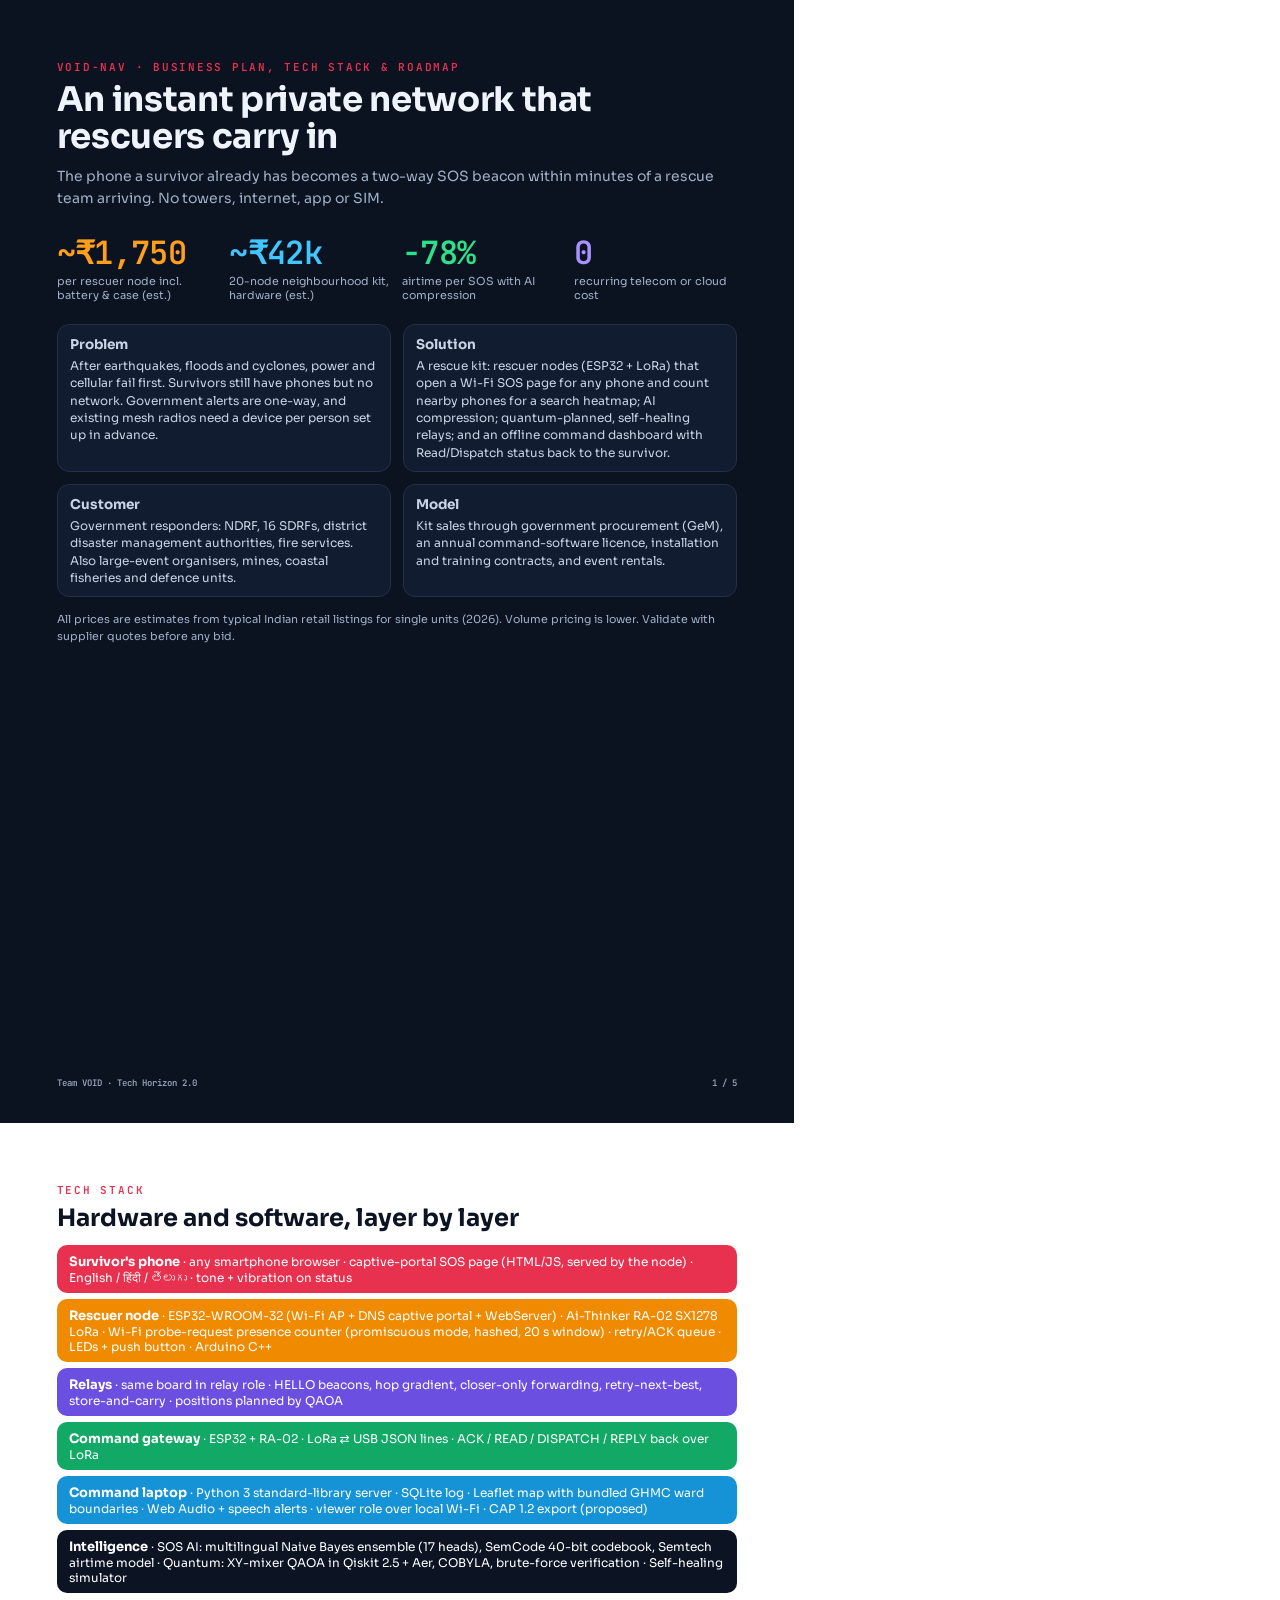
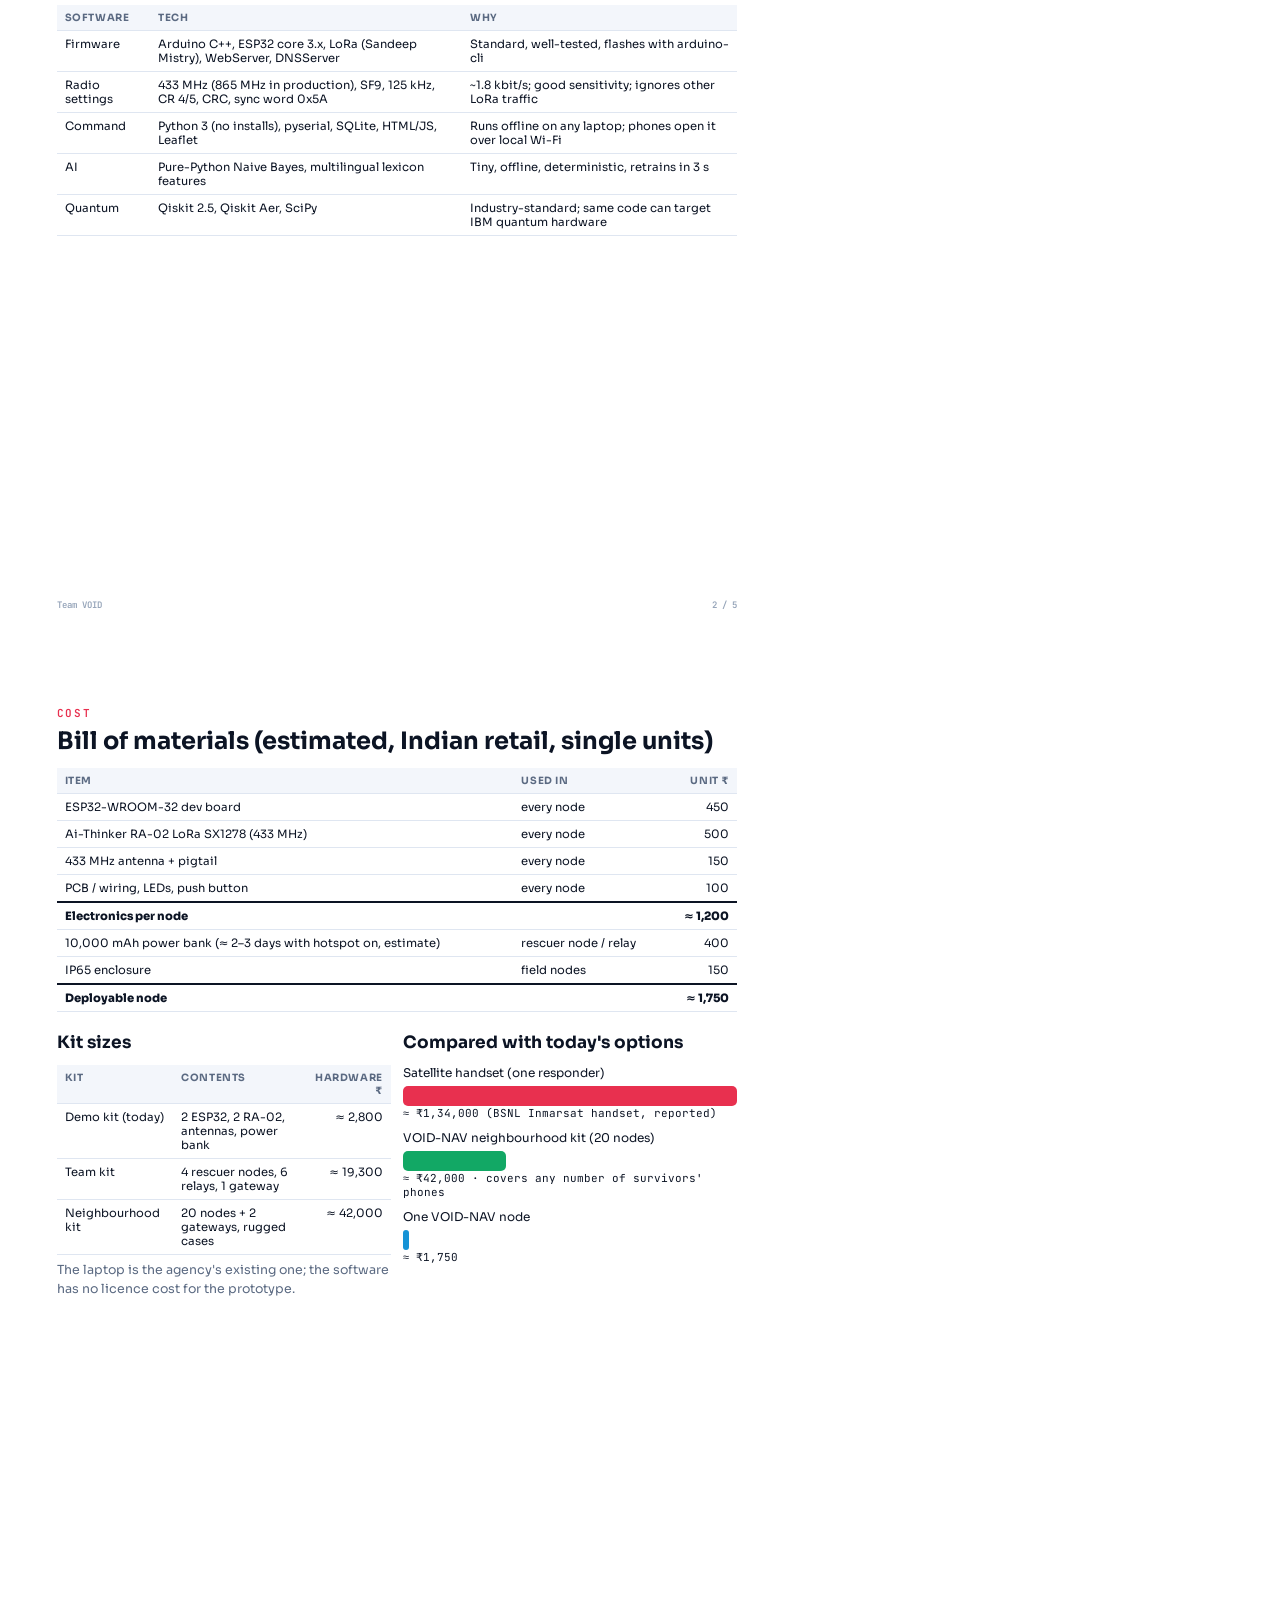
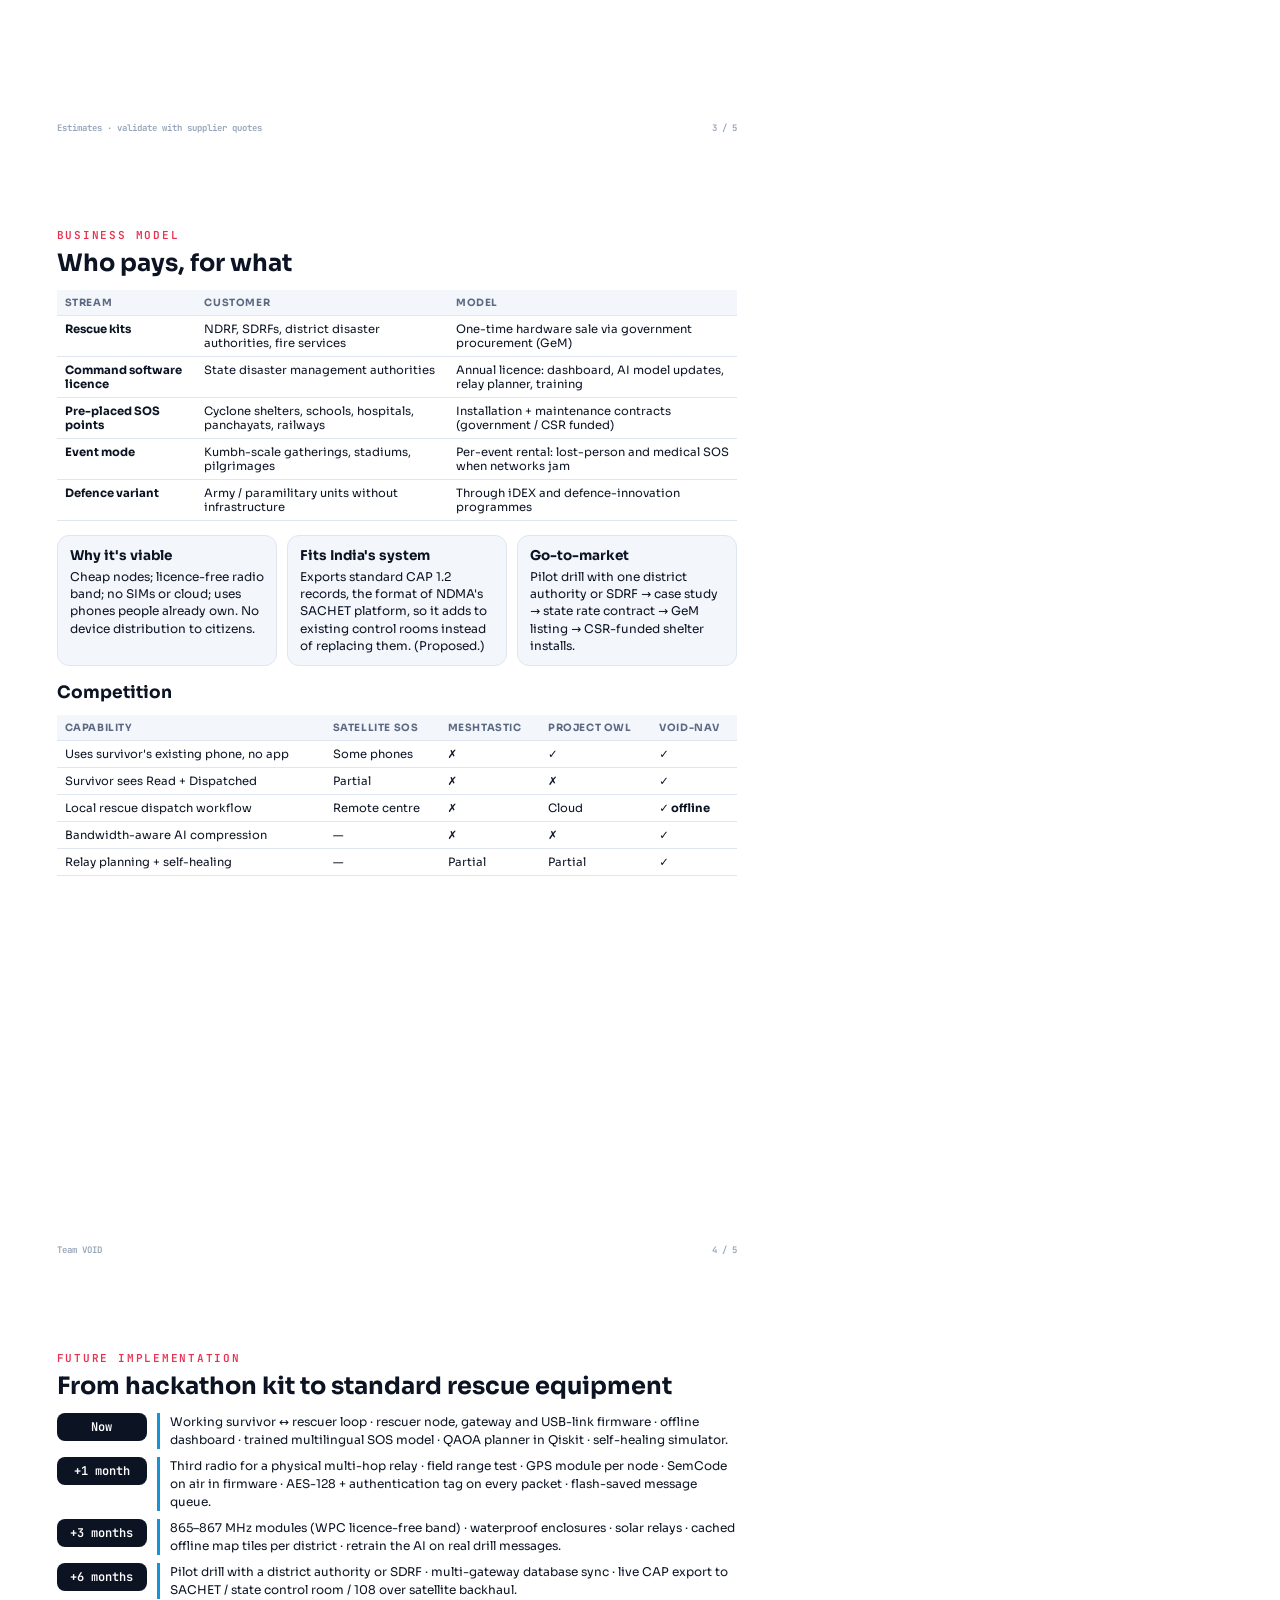
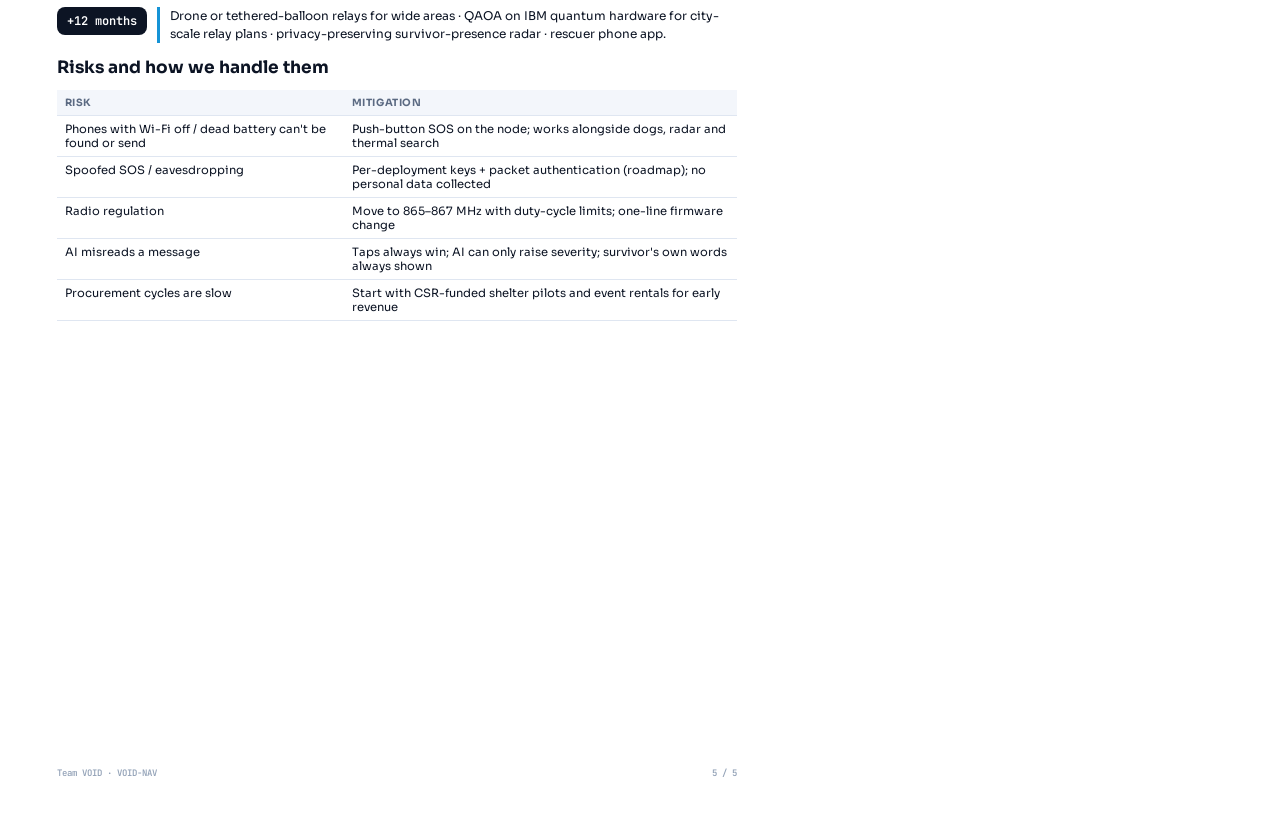
<file: pitch/business.html>
<!doctype html><html><head><meta charset="utf-8"><title>VOID-NAV · Business plan & tech stack</title><link rel="stylesheet" href="base.css"><style>
@page{size:A4;margin:0}
.p{width:210mm;height:297mm;padding:16mm 15mm;position:relative;page-break-after:always;overflow:hidden}
.dark{background:#0b1220;color:#eef3fc}.dark .mut{color:#9fb0c8}
.k{font:700 11px var(--m);letter-spacing:.16em;color:var(--red);text-transform:uppercase}
h1{font-size:34px;line-height:1.08;margin:8px 0 10px;letter-spacing:-.01em}h2{font-size:24px;margin:6px 0 12px}
.mut{color:var(--mut)}p{font-size:12.5px;line-height:1.55;margin:6px 0}
.g2{display:grid;grid-template-columns:1fr 1fr;gap:12px}.g3{display:grid;grid-template-columns:repeat(3,1fr);gap:10px}.g4{display:grid;grid-template-columns:repeat(4,1fr);gap:10px}
.card{border:1px solid var(--line);border-radius:12px;padding:10px 12px;background:var(--soft);font-size:12px;line-height:1.45}.card b{display:block;font-size:13.5px;margin-bottom:2px}
.dark .card{background:#121c30;border-color:#22304a;color:#c8d4e6}
table{border-collapse:collapse;width:100%;font-size:11.5px}td,th{padding:6px 8px;border-bottom:1px solid var(--line);text-align:left;vertical-align:top}th{font-size:10px;color:var(--mut);letter-spacing:.06em;text-transform:uppercase;background:var(--soft)}
td.r,th.r{text-align:right}tr.tot td{font-weight:800;border-top:2px solid var(--ink)}
.big{font:800 32px var(--m);letter-spacing:-.02em}.bigl{font-size:11px;color:var(--mut)}
.foot{position:absolute;left:15mm;right:15mm;bottom:9mm;display:flex;justify-content:space-between;font:600 9px var(--m);color:#94a3b8}
.lane{display:grid;grid-template-columns:90px 1fr;gap:10px;align-items:start;margin:8px 0}.lane .w{font:800 12px var(--m);color:#fff;background:var(--ink);border-radius:8px;padding:6px 8px;text-align:center}
.lane .c{border-left:3px solid var(--cyan);padding-left:10px;font-size:12px;line-height:1.5}
.bar{height:20px;border-radius:5px}
.layer{border-radius:10px;padding:8px 12px;margin:6px 0;color:#fff;font-size:12px}.layer b{font-size:13px}
</style></head><body>

<!-- 1 COVER + SUMMARY -->
<section class="p dark">
  <div class="k">VOID-NAV · Business plan, tech stack & roadmap</div>
  <h1>An instant private network that rescuers carry in</h1>
  <p class="mut" style="font-size:14px">The phone a survivor already has becomes a two-way SOS beacon within minutes of a rescue team arriving. No towers, internet, app or SIM.</p>
  <div class="g4" style="margin:22px 0">
    <div><div class="big" style="color:#ff9f1c">~₹1,750</div><div class="bigl" style="color:#9fb0c8">per rescuer node incl. battery & case (est.)</div></div>
    <div><div class="big" style="color:#43c6ff">~₹42k</div><div class="bigl" style="color:#9fb0c8">20-node neighbourhood kit, hardware (est.)</div></div>
    <div><div class="big" style="color:#2fe08a">−78%</div><div class="bigl" style="color:#9fb0c8">airtime per SOS with AI compression</div></div>
    <div><div class="big" style="color:#a991ff">0</div><div class="bigl" style="color:#9fb0c8">recurring telecom or cloud cost</div></div>
  </div>
  <div class="g2">
    <div class="card"><b>Problem</b>After earthquakes, floods and cyclones, power and cellular fail first. Survivors still have phones but no network. Government alerts are one-way, and existing mesh radios need a device per person set up in advance.</div>
    <div class="card"><b>Solution</b>A rescue kit: rescuer nodes (ESP32 + LoRa) that open a Wi-Fi SOS page for any phone and count nearby phones for a search heatmap; AI compression; quantum-planned, self-healing relays; and an offline command dashboard with Read/Dispatch status back to the survivor.</div>
    <div class="card"><b>Customer</b>Government responders: NDRF, 16 SDRFs, district disaster management authorities, fire services. Also large-event organisers, mines, coastal fisheries and defence units.</div>
    <div class="card"><b>Model</b>Kit sales through government procurement (GeM), an annual command-software licence, installation and training contracts, and event rentals.</div>
  </div>
  <p class="mut" style="margin-top:14px;font-size:11px">All prices are estimates from typical Indian retail listings for single units (2026). Volume pricing is lower. Validate with supplier quotes before any bid.</p>
  <div class="foot"><span>Team VOID · Tech Horizon 2.0</span><span>1 / 5</span></div>
</section>

<!-- 2 TECH STACK -->
<section class="p">
  <div class="k">Tech stack</div><h2>Hardware and software, layer by layer</h2>
  <div class="layer" style="background:#e8304f"><b>Survivor's phone</b> · any smartphone browser · captive-portal SOS page (HTML/JS, served by the node) · English / हिंदी / తెలుగు · tone + vibration on status</div>
  <div class="layer" style="background:#f08a00"><b>Rescuer node</b> · ESP32-WROOM-32 (Wi-Fi AP + DNS captive portal + WebServer) · Ai-Thinker RA-02 SX1278 LoRa · Wi-Fi probe-request presence counter (promiscuous mode, hashed, 20 s window) · retry/ACK queue · LEDs + push button · Arduino C++</div>
  <div class="layer" style="background:#6b4fe0"><b>Relays</b> · same board in relay role · HELLO beacons, hop gradient, closer-only forwarding, retry-next-best, store-and-carry · positions planned by QAOA</div>
  <div class="layer" style="background:#12a865"><b>Command gateway</b> · ESP32 + RA-02 · LoRa ⇄ USB JSON lines · ACK / READ / DISPATCH / REPLY back over LoRa</div>
  <div class="layer" style="background:#1593d6"><b>Command laptop</b> · Python 3 standard-library server · SQLite log · Leaflet map with bundled GHMC ward boundaries · Web Audio + speech alerts · viewer role over local Wi-Fi · CAP 1.2 export (proposed)</div>
  <div class="layer" style="background:#0c1424"><b>Intelligence</b> · SOS AI: multilingual Naive Bayes ensemble (17 heads), SemCode 40-bit codebook, Semtech airtime model · Quantum: XY-mixer QAOA in Qiskit 2.5 + Aer, COBYLA, brute-force verification · Self-healing simulator</div>
  <table style="margin-top:12px"><tr><th>Software</th><th>Tech</th><th>Why</th></tr>
    <tr><td>Firmware</td><td>Arduino C++, ESP32 core 3.x, LoRa (Sandeep Mistry), WebServer, DNSServer</td><td>Standard, well-tested, flashes with arduino-cli</td></tr>
    <tr><td>Radio settings</td><td>433 MHz (865 MHz in production), SF9, 125 kHz, CR 4/5, CRC, sync word 0x5A</td><td>~1.8 kbit/s; good sensitivity; ignores other LoRa traffic</td></tr>
    <tr><td>Command</td><td>Python 3 (no installs), pyserial, SQLite, HTML/JS, Leaflet</td><td>Runs offline on any laptop; phones open it over local Wi-Fi</td></tr>
    <tr><td>AI</td><td>Pure-Python Naive Bayes, multilingual lexicon features</td><td>Tiny, offline, deterministic, retrains in 3 s</td></tr>
    <tr><td>Quantum</td><td>Qiskit 2.5, Qiskit Aer, SciPy</td><td>Industry-standard; same code can target IBM quantum hardware</td></tr></table>
  <div class="foot"><span>Team VOID</span><span>2 / 5</span></div>
</section>

<!-- 3 COSTS -->
<section class="p">
  <div class="k">Cost</div><h2>Bill of materials (estimated, Indian retail, single units)</h2>
  <table><tr><th>Item</th><th>Used in</th><th class="r">Unit ₹</th></tr>
    <tr><td>ESP32-WROOM-32 dev board</td><td>every node</td><td class="r">450</td></tr>
    <tr><td>Ai-Thinker RA-02 LoRa SX1278 (433 MHz)</td><td>every node</td><td class="r">500</td></tr>
    <tr><td>433 MHz antenna + pigtail</td><td>every node</td><td class="r">150</td></tr>
    <tr><td>PCB / wiring, LEDs, push button</td><td>every node</td><td class="r">100</td></tr>
    <tr class="tot"><td>Electronics per node</td><td></td><td class="r">≈ 1,200</td></tr>
    <tr><td>10,000 mAh power bank (≈ 2–3 days with hotspot on, estimate)</td><td>rescuer node / relay</td><td class="r">400</td></tr>
    <tr><td>IP65 enclosure</td><td>field nodes</td><td class="r">150</td></tr>
    <tr class="tot"><td>Deployable node</td><td></td><td class="r">≈ 1,750</td></tr></table>
  <div class="g2" style="margin-top:14px">
    <div><h2 style="font-size:17px">Kit sizes</h2>
      <table><tr><th>Kit</th><th>Contents</th><th class="r">Hardware ₹</th></tr>
        <tr><td>Demo kit (today)</td><td>2 ESP32, 2 RA-02, antennas, power bank</td><td class="r">≈ 2,800</td></tr>
        <tr><td>Team kit</td><td>4 rescuer nodes, 6 relays, 1 gateway</td><td class="r">≈ 19,300</td></tr>
        <tr><td>Neighbourhood kit</td><td>20 nodes + 2 gateways, rugged cases</td><td class="r">≈ 42,000</td></tr></table>
      <p class="mut">The laptop is the agency's existing one; the software has no licence cost for the prototype.</p></div>
    <div><h2 style="font-size:17px">Compared with today's options</h2>
      <div style="font-size:12px;margin:6px 0">Satellite handset (one responder)</div><div class="bar" style="width:100%;background:#e8304f"></div><div class="mono" style="font-size:11px">≈ ₹1,34,000 (BSNL Inmarsat handset, reported)</div>
      <div style="font-size:12px;margin:10px 0 6px">VOID-NAV neighbourhood kit (20 nodes)</div><div class="bar" style="width:31%;background:#12a865"></div><div class="mono" style="font-size:11px">≈ ₹42,000 · covers any number of survivors' phones</div>
      <div style="font-size:12px;margin:10px 0 6px">One VOID-NAV node</div><div class="bar" style="width:1.3%;min-width:6px;background:#1593d6"></div><div class="mono" style="font-size:11px">≈ ₹1,750</div></div>
  </div>
  <div class="foot"><span>Estimates · validate with supplier quotes</span><span>3 / 5</span></div>
</section>

<!-- 4 BUSINESS MODEL -->
<section class="p">
  <div class="k">Business model</div><h2>Who pays, for what</h2>
  <table><tr><th>Stream</th><th>Customer</th><th>Model</th></tr>
    <tr><td><b>Rescue kits</b></td><td>NDRF, SDRFs, district disaster authorities, fire services</td><td>One-time hardware sale via government procurement (GeM)</td></tr>
    <tr><td><b>Command software licence</b></td><td>State disaster management authorities</td><td>Annual licence: dashboard, AI model updates, relay planner, training</td></tr>
    <tr><td><b>Pre-placed SOS points</b></td><td>Cyclone shelters, schools, hospitals, panchayats, railways</td><td>Installation + maintenance contracts (government / CSR funded)</td></tr>
    <tr><td><b>Event mode</b></td><td>Kumbh-scale gatherings, stadiums, pilgrimages</td><td>Per-event rental: lost-person and medical SOS when networks jam</td></tr>
    <tr><td><b>Defence variant</b></td><td>Army / paramilitary units without infrastructure</td><td>Through iDEX and defence-innovation programmes</td></tr></table>
  <div class="g3" style="margin-top:14px">
    <div class="card"><b>Why it's viable</b>Cheap nodes; licence-free radio band; no SIMs or cloud; uses phones people already own. No device distribution to citizens.</div>
    <div class="card"><b>Fits India's system</b>Exports standard CAP 1.2 records, the format of NDMA's SACHET platform, so it adds to existing control rooms instead of replacing them. (Proposed.)</div>
    <div class="card"><b>Go-to-market</b>Pilot drill with one district authority or SDRF → case study → state rate contract → GeM listing → CSR-funded shelter installs.</div>
  </div>
  <h2 style="font-size:17px;margin-top:16px">Competition</h2>
  <table><tr><th>Capability</th><th>Satellite SOS</th><th>Meshtastic</th><th>Project OWL</th><th>VOID-NAV</th></tr>
    <tr><td>Uses survivor's existing phone, no app</td><td>Some phones</td><td>✗</td><td>✓</td><td><b>✓</b></td></tr>
    <tr><td>Survivor sees Read + Dispatched</td><td>Partial</td><td>✗</td><td>✗</td><td><b>✓</b></td></tr>
    <tr><td>Local rescue dispatch workflow</td><td>Remote centre</td><td>✗</td><td>Cloud</td><td><b>✓ offline</b></td></tr>
    <tr><td>Bandwidth-aware AI compression</td><td>—</td><td>✗</td><td>✗</td><td><b>✓</b></td></tr>
    <tr><td>Relay planning + self-healing</td><td>—</td><td>Partial</td><td>Partial</td><td><b>✓</b></td></tr></table>
  <div class="foot"><span>Team VOID</span><span>4 / 5</span></div>
</section>

<!-- 5 ROADMAP -->
<section class="p">
  <div class="k">Future implementation</div><h2>From hackathon kit to standard rescue equipment</h2>
  <div class="lane"><div class="w">Now</div><div class="c">Working survivor ↔ rescuer loop · rescuer node, gateway and USB-link firmware · offline dashboard · trained multilingual SOS model · QAOA planner in Qiskit · self-healing simulator.</div></div>
  <div class="lane"><div class="w">+1 month</div><div class="c">Third radio for a physical multi-hop relay · field range test · GPS module per node · SemCode on air in firmware · AES-128 + authentication tag on every packet · flash-saved message queue.</div></div>
  <div class="lane"><div class="w">+3 months</div><div class="c">865–867 MHz modules (WPC licence-free band) · waterproof enclosures · solar relays · cached offline map tiles per district · retrain the AI on real drill messages.</div></div>
  <div class="lane"><div class="w">+6 months</div><div class="c">Pilot drill with a district authority or SDRF · multi-gateway database sync · live CAP export to SACHET / state control room / 108 over satellite backhaul.</div></div>
  <div class="lane"><div class="w">+12 months</div><div class="c">Drone or tethered-balloon relays for wide areas · QAOA on IBM quantum hardware for city-scale relay plans · privacy-preserving survivor-presence radar · rescuer phone app.</div></div>
  <h2 style="font-size:17px;margin-top:14px">Risks and how we handle them</h2>
  <table><tr><th>Risk</th><th>Mitigation</th></tr>
    <tr><td>Phones with Wi-Fi off / dead battery can't be found or send</td><td>Push-button SOS on the node; works alongside dogs, radar and thermal search</td></tr>
    <tr><td>Spoofed SOS / eavesdropping</td><td>Per-deployment keys + packet authentication (roadmap); no personal data collected</td></tr>
    <tr><td>Radio regulation</td><td>Move to 865–867 MHz with duty-cycle limits; one-line firmware change</td></tr>
    <tr><td>AI misreads a message</td><td>Taps always win; AI can only raise severity; survivor's own words always shown</td></tr>
    <tr><td>Procurement cycles are slow</td><td>Start with CSR-funded shelter pilots and event rentals for early revenue</td></tr></table>
  <div class="foot"><span>Team VOID · VOID-NAV</span><span>5 / 5</span></div>
</section>
</body></html>
</file>
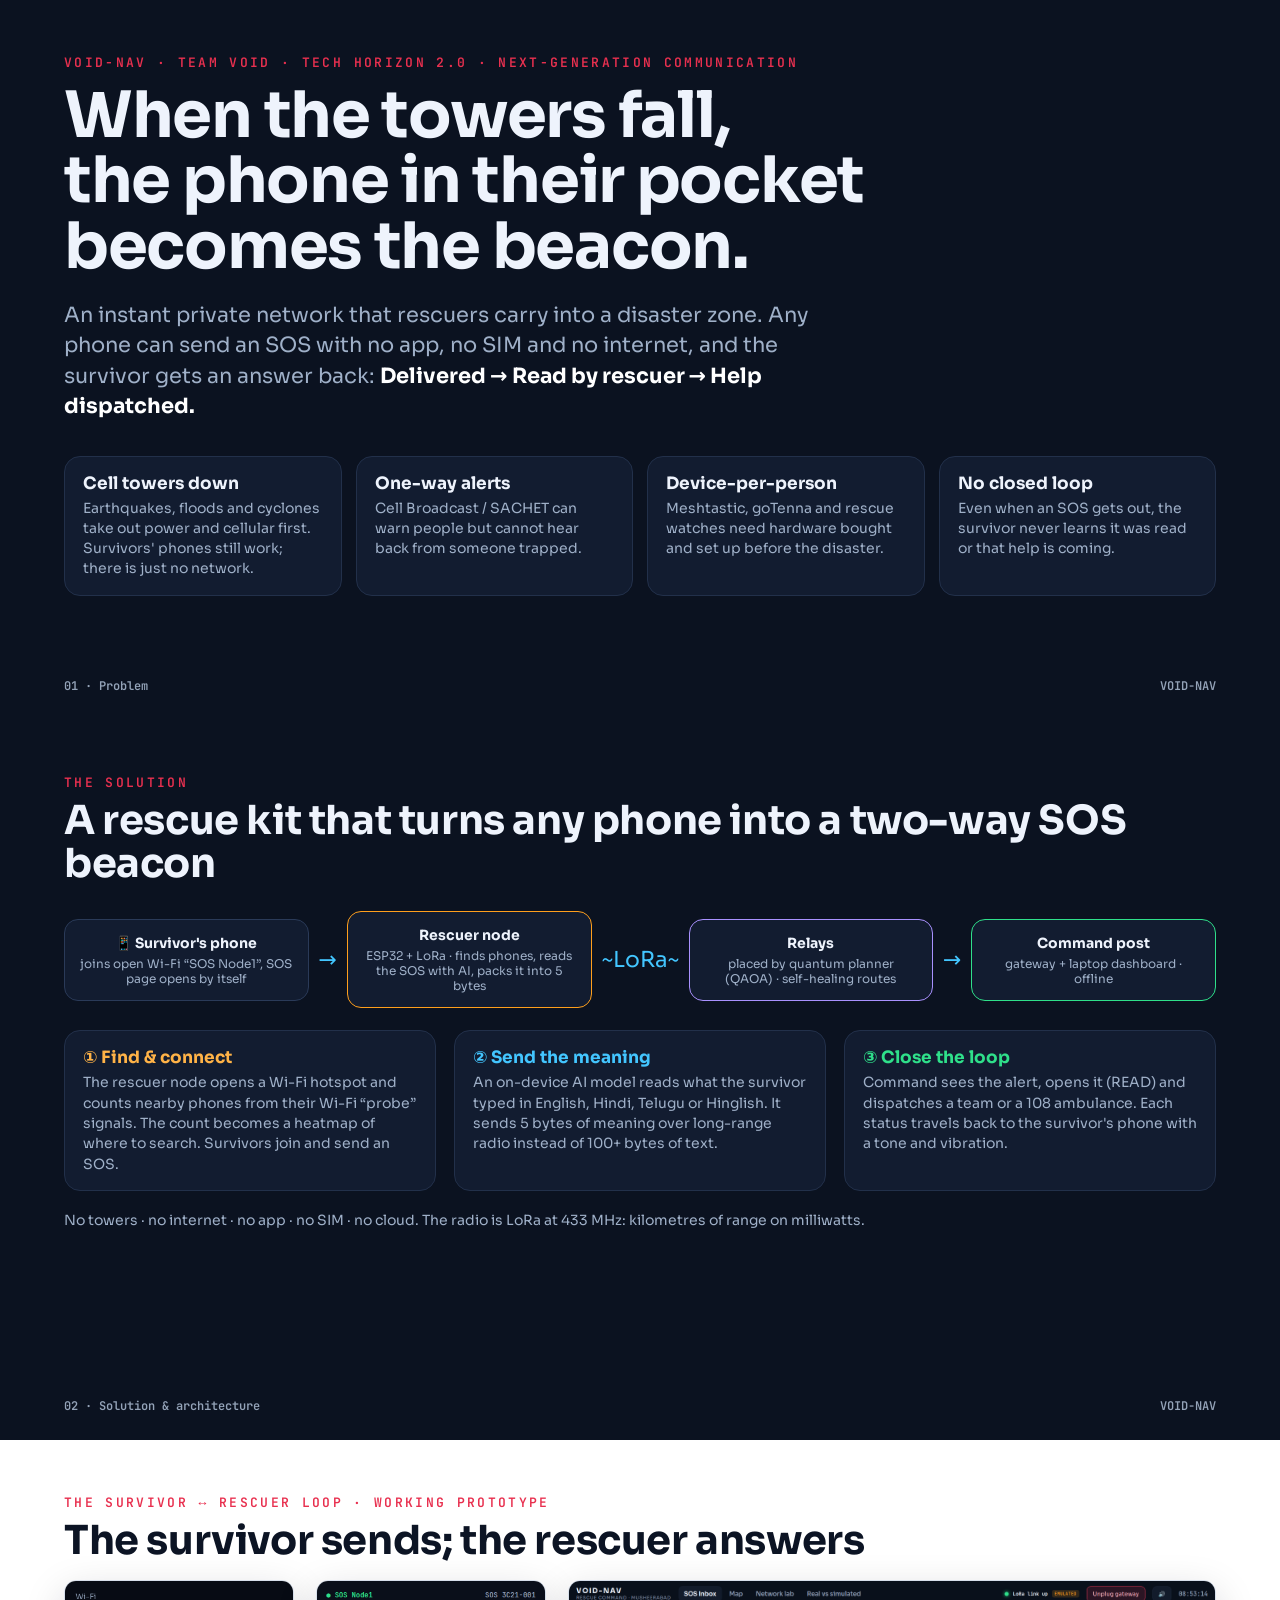
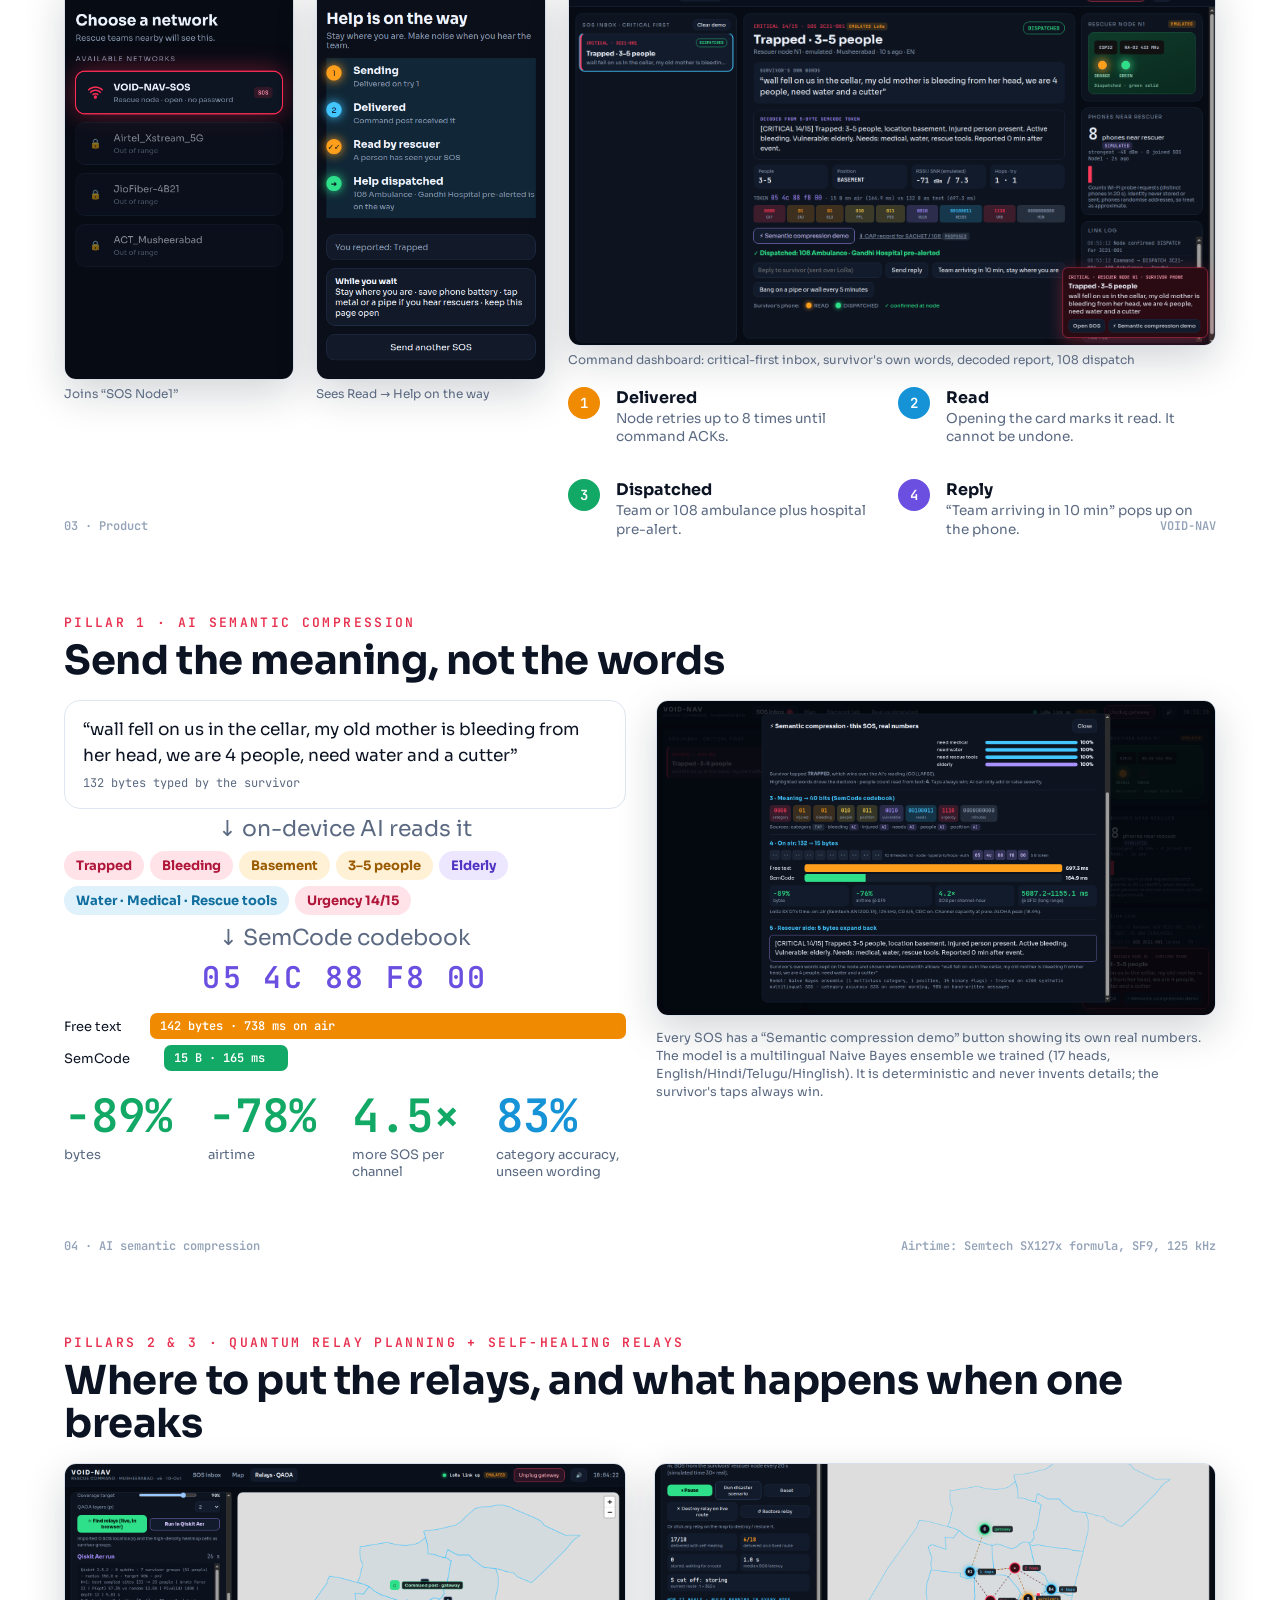
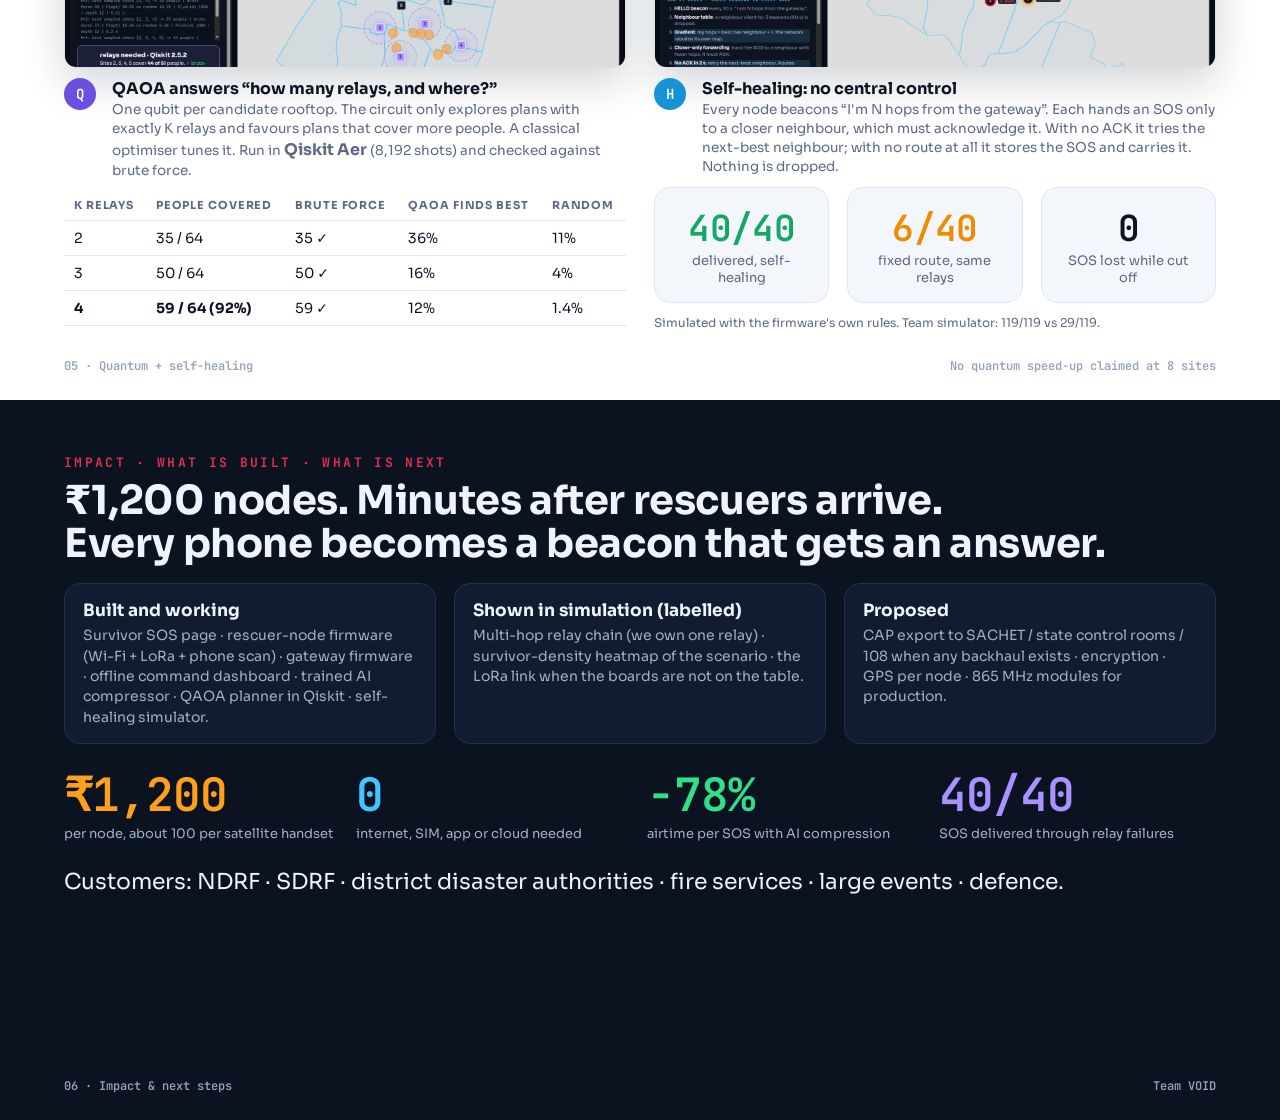
<file: pitch/deck.html>
<!doctype html><html><head><meta charset="utf-8"><title>VOID-NAV · Pitch</title><link rel="stylesheet" href="base.css"><style>
@page{size:1280px 720px;margin:0}
.s{width:1280px;height:720px;position:relative;overflow:hidden;page-break-after:always;padding:54px 64px;background:#fff}
.dark{background:#0b1220;color:#eef3fc}.dark .mut{color:#9fb0c8}
.k{font:700 13px var(--m);letter-spacing:.18em;text-transform:uppercase;color:var(--red)}
h1{font-size:64px;line-height:1.02;margin:12px 0 18px;letter-spacing:-.02em}h2{font-size:40px;margin:8px 0 18px;line-height:1.08;letter-spacing:-.01em}
.mut{color:var(--mut)}.lead{font-size:21px;line-height:1.45;max-width:760px}
.foot{position:absolute;left:64px;right:64px;bottom:26px;display:flex;justify-content:space-between;font:600 12px var(--m);color:#94a3b8}
.g2{display:grid;grid-template-columns:1fr 1fr;gap:28px}.g3{display:grid;grid-template-columns:repeat(3,1fr);gap:18px}.g4{display:grid;grid-template-columns:repeat(4,1fr);gap:14px}
.card{border:1px solid var(--line);border-radius:16px;padding:16px 18px;background:var(--soft)}.dark .card{background:#121c30;border-color:#22304a}
.card b{display:block;font-size:17px;margin-bottom:4px}.card p{margin:0;font-size:14px;line-height:1.45;color:var(--mut)}.dark .card p{color:#9fb0c8}
.big{font:800 46px var(--m);letter-spacing:-.02em}.bigl{font-size:13px;color:var(--mut)}
img.sh{border-radius:12px;border:1px solid #d7dfeb;box-shadow:0 14px 40px rgba(12,20,36,.18);display:block}
.flow{display:flex;align-items:center;gap:10px}.flow .n{flex:1;border-radius:14px;padding:14px;text-align:center;font-size:14px;font-weight:700;background:#121c30;border:1px solid #2a3a58}
.flow .n small{display:block;font-weight:400;color:#9fb0c8;font-size:12px;margin-top:4px}.flow .ar{font-size:22px;color:#43c6ff}
.pill{display:inline-block;padding:6px 12px;border-radius:30px;font-size:13px;font-weight:700;margin:3px 6px 3px 0}
.step{display:grid;grid-template-columns:36px 1fr;gap:12px;align-items:start;margin:10px 0}.step i{font-style:normal;width:32px;height:32px;border-radius:50%;display:grid;place-items:center;font:800 14px var(--m);color:#fff}
.step b{font-size:16px}.step p{margin:2px 0 0;font-size:13.5px;color:var(--mut);line-height:1.4}
.bar{height:26px;border-radius:7px;display:flex;align-items:center;padding:0 10px;font:700 12px var(--m);color:#fff}
table{border-collapse:collapse;width:100%;font-size:14px}td,th{padding:8px 10px;border-bottom:1px solid var(--line);text-align:left}th{font-size:11px;color:var(--mut);letter-spacing:.08em;text-transform:uppercase}
</style></head><body>

<!-- 1 PROBLEM -->
<section class="s dark">
  <div class="k">VOID-NAV · Team VOID · Tech Horizon 2.0 · Next-Generation Communication</div>
  <h1>When the towers fall,<br>the phone in their pocket<br>becomes the beacon.</h1>
  <p class="lead mut">An instant private network that rescuers carry into a disaster zone. Any phone can send an SOS with no app, no SIM and no internet, and the survivor gets an answer back: <b style="color:#fff">Delivered → Read by rescuer → Help dispatched.</b></p>
  <div class="g4" style="margin-top:34px">
    <div class="card"><b>Cell towers down</b><p>Earthquakes, floods and cyclones take out power and cellular first. Survivors' phones still work; there is just no network.</p></div>
    <div class="card"><b>One-way alerts</b><p>Cell Broadcast / SACHET can warn people but cannot hear back from someone trapped.</p></div>
    <div class="card"><b>Device-per-person</b><p>Meshtastic, goTenna and rescue watches need hardware bought and set up before the disaster.</p></div>
    <div class="card"><b>No closed loop</b><p>Even when an SOS gets out, the survivor never learns it was read or that help is coming.</p></div>
  </div>
  <div class="foot"><span>01 · Problem</span><span>VOID-NAV</span></div>
</section>

<!-- 2 SOLUTION + ARCHITECTURE -->
<section class="s dark">
  <div class="k">The solution</div>
  <h2>A rescue kit that turns any phone into a two-way SOS beacon</h2>
  <div class="flow" style="margin:26px 0 22px">
    <div class="n">📱 Survivor's phone<small>joins open Wi-Fi “SOS Node1”, SOS page opens by itself</small></div><div class="ar">→</div>
    <div class="n" style="border-color:#ff9f1c">Rescuer node<small>ESP32 + LoRa · finds phones, reads the SOS with AI, packs it into 5 bytes</small></div><div class="ar">~LoRa~</div>
    <div class="n" style="border-color:#a991ff">Relays<small>placed by quantum planner (QAOA) · self-healing routes</small></div><div class="ar">→</div>
    <div class="n" style="border-color:#2fe08a">Command post<small>gateway + laptop dashboard · offline</small></div>
  </div>
  <div class="g3">
    <div class="card"><b style="color:#ffb347">① Find & connect</b><p>The rescuer node opens a Wi-Fi hotspot and counts nearby phones from their Wi-Fi “probe” signals. The count becomes a heatmap of where to search. Survivors join and send an SOS.</p></div>
    <div class="card"><b style="color:#43c6ff">② Send the meaning</b><p>An on-device AI model reads what the survivor typed in English, Hindi, Telugu or Hinglish. It sends 5 bytes of meaning over long-range radio instead of 100+ bytes of text.</p></div>
    <div class="card"><b style="color:#2fe08a">③ Close the loop</b><p>Command sees the alert, opens it (READ) and dispatches a team or a 108 ambulance. Each status travels back to the survivor's phone with a tone and vibration.</p></div>
  </div>
  <p class="mut" style="font-size:14px;margin-top:20px">No towers · no internet · no app · no SIM · no cloud. The radio is LoRa at 433 MHz: kilometres of range on milliwatts.</p>
  <div class="foot"><span>02 · Solution & architecture</span><span>VOID-NAV</span></div>
</section>

<!-- 3 LOOP + DASHBOARD -->
<section class="s">
  <div class="k">The survivor ↔ rescuer loop · working prototype</div>
  <h2>The survivor sends; the rescuer answers</h2>
  <div style="display:grid;grid-template-columns:230px 230px 1fr;gap:22px;align-items:start">
    <div><img class="sh" src="img/phone_wifi.png" style="width:230px;height:400px;object-fit:cover;object-position:top"><p class="mut" style="font-size:12px;margin:6px 0">Joins “SOS Node1”</p></div>
    <div><img class="sh" src="img/phone_done.png" style="width:230px;height:400px;object-fit:cover;object-position:top"><p class="mut" style="font-size:12px;margin:6px 0">Sees Read → Help on the way</p></div>
    <div><img class="sh" src="img/inbox.png" style="width:100%"><p class="mut" style="font-size:12px;margin:6px 0">Command dashboard: critical-first inbox, survivor's own words, decoded report, 108 dispatch</p>
      <div class="g2" style="gap:12px;margin-top:10px">
        <div class="step"><i style="background:var(--org)">1</i><div><b>Delivered</b><p>Node retries up to 8 times until command ACKs.</p></div></div>
        <div class="step"><i style="background:var(--cyan)">2</i><div><b>Read</b><p>Opening the card marks it read. It cannot be undone.</p></div></div>
        <div class="step"><i style="background:var(--grn)">3</i><div><b>Dispatched</b><p>Team or 108 ambulance plus hospital pre-alert.</p></div></div>
        <div class="step"><i style="background:var(--vio)">4</i><div><b>Reply</b><p>“Team arriving in 10 min” pops up on the phone.</p></div></div>
      </div></div>
  </div>
  <div class="foot"><span>03 · Product</span><span>VOID-NAV</span></div>
</section>

<!-- 4 AI SEMANTIC COMPRESSION -->
<section class="s">
  <div class="k">Pillar 1 · AI semantic compression</div>
  <h2>Send the meaning, not the words</h2>
  <div style="display:grid;grid-template-columns:1fr 560px;gap:30px">
    <div>
      <div class="card" style="font-size:17px;line-height:1.5;background:#fff">“wall fell on us in the cellar, my old mother is bleeding from her head, we are 4 people, need water and a cutter”<div class="mono mut" style="font-size:12px;margin-top:6px">132 bytes typed by the survivor</div></div>
      <div style="text-align:center;font-size:22px;color:var(--mut);margin:6px 0">↓ on-device AI reads it</div>
      <div><span class="pill" style="background:#ffe3e8;color:#b0153a">Trapped</span><span class="pill" style="background:#ffe3e8;color:#b0153a">Bleeding</span><span class="pill" style="background:#fff1d6;color:#9a5a00">Basement</span><span class="pill" style="background:#fff1d6;color:#9a5a00">3–5 people</span><span class="pill" style="background:#ece6ff;color:#5133c4">Elderly</span><span class="pill" style="background:#dff1fb;color:#0f6e9e">Water · Medical · Rescue tools</span><span class="pill" style="background:#ffe3e8;color:#b0153a">Urgency 14/15</span></div>
      <div style="text-align:center;font-size:22px;color:var(--mut);margin:6px 0">↓ SemCode codebook</div>
      <div class="mono" style="font-size:30px;font-weight:800;color:var(--vio);text-align:center;letter-spacing:.08em">05 4C 88 F8 00</div>
      <div style="margin-top:16px">
        <div style="display:flex;gap:10px;align-items:center;margin:6px 0"><span style="width:90px;font-size:13px">Free text</span><div class="bar" style="width:100%;background:var(--org)">142 bytes · 738 ms on air</div></div>
        <div style="display:flex;gap:10px;align-items:center;margin:6px 0"><span style="width:90px;font-size:13px">SemCode</span><div class="bar" style="width:22%;background:var(--grn)">15 B · 165 ms</div></div>
      </div>
      <div class="g4" style="margin-top:14px"><div><div class="big" style="color:var(--grn)">−89%</div><div class="bigl">bytes</div></div><div><div class="big" style="color:var(--grn)">−78%</div><div class="bigl">airtime</div></div><div><div class="big" style="color:var(--grn)">4.5×</div><div class="bigl">more SOS per channel</div></div><div><div class="big" style="color:var(--cyan)">83%</div><div class="bigl">category accuracy, unseen wording</div></div></div>
    </div>
    <div><img class="sh" src="img/compress.png" style="width:560px"><p class="mut" style="font-size:12.5px;line-height:1.45">Every SOS has a “Semantic compression demo” button showing its own real numbers. The model is a multilingual Naive Bayes ensemble we trained (17 heads, English/Hindi/Telugu/Hinglish). It is deterministic and never invents details; the survivor's taps always win.</p></div>
  </div>
  <div class="foot"><span>04 · AI semantic compression</span><span>Airtime: Semtech SX127x formula, SF9, 125 kHz</span></div>
</section>

<!-- 5 QUANTUM + SELF HEALING -->
<section class="s">
  <div class="k">Pillars 2 & 3 · Quantum relay planning + self-healing relays</div>
  <h2>Where to put the relays, and what happens when one breaks</h2>
  <div class="g2">
    <div>
      <img class="sh" src="img/qiskit.png" style="width:100%;height:205px;object-fit:cover;object-position:left top">
      <div class="step"><i style="background:var(--vio)">Q</i><div><b>QAOA answers “how many relays, and where?”</b><p>One qubit per candidate rooftop. The circuit only explores plans with exactly K relays and favours plans that cover more people. A classical optimiser tunes it. Run in <b>Qiskit Aer</b> (8,192 shots) and checked against brute force.</p></div></div>
      <table><tr><th>K relays</th><th>People covered</th><th>Brute force</th><th>QAOA finds best</th><th>Random</th></tr>
        <tr><td>2</td><td>35 / 64</td><td>35 ✓</td><td>36%</td><td>11%</td></tr><tr><td>3</td><td>50 / 64</td><td>50 ✓</td><td>16%</td><td>4%</td></tr><tr><td><b>4</b></td><td><b>59 / 64 (92%)</b></td><td>59 ✓</td><td>12%</td><td>1.4%</td></tr></table>
    </div>
    <div>
      <img class="sh" src="img/heal.png" style="width:100%;height:205px;object-fit:cover;object-position:right center">
      <div class="step"><i style="background:var(--cyan)">H</i><div><b>Self-healing: no central control</b><p>Every node beacons “I'm N hops from the gateway”. Each hands an SOS only to a closer neighbour, which must acknowledge it. With no ACK it tries the next-best neighbour; with no route at all it stores the SOS and carries it. Nothing is dropped.</p></div></div>
      <div class="g3" style="margin-top:8px"><div class="card" style="text-align:center"><div class="big" style="color:var(--grn);font-size:36px">40/40</div><div class="bigl">delivered, self-healing</div></div><div class="card" style="text-align:center"><div class="big" style="color:var(--org);font-size:36px">6/40</div><div class="bigl">fixed route, same relays</div></div><div class="card" style="text-align:center"><div class="big" style="font-size:36px">0</div><div class="bigl">SOS lost while cut off</div></div></div>
      <p class="mut" style="font-size:12px">Simulated with the firmware's own rules. Team simulator: 119/119 vs 29/119.</p>
    </div>
  </div>
  <div class="foot"><span>05 · Quantum + self-healing</span><span>No quantum speed-up claimed at 8 sites</span></div>
</section>

<!-- 6 IMPACT, STATUS, ASK -->
<section class="s dark">
  <div class="k">Impact · what is built · what is next</div>
  <h2>₹1,200 nodes. Minutes after rescuers arrive.<br>Every phone becomes a beacon that gets an answer.</h2>
  <div class="g3" style="margin-top:18px">
    <div class="card"><b>Built and working</b><p>Survivor SOS page · rescuer-node firmware (Wi-Fi + LoRa + phone scan) · gateway firmware · offline command dashboard · trained AI compressor · QAOA planner in Qiskit · self-healing simulator.</p></div>
    <div class="card"><b>Shown in simulation (labelled)</b><p>Multi-hop relay chain (we own one relay) · survivor-density heatmap of the scenario · the LoRa link when the boards are not on the table.</p></div>
    <div class="card"><b>Proposed</b><p>CAP export to SACHET / state control rooms / 108 when any backhaul exists · encryption · GPS per node · 865 MHz modules for production.</p></div>
  </div>
  <div class="g4" style="margin-top:20px">
    <div><div class="big" style="color:#ff9f1c">₹1,200</div><div class="bigl" style="color:#9fb0c8">per node, about 100 per satellite handset</div></div>
    <div><div class="big" style="color:#43c6ff">0</div><div class="bigl" style="color:#9fb0c8">internet, SIM, app or cloud needed</div></div>
    <div><div class="big" style="color:#2fe08a">−78%</div><div class="bigl" style="color:#9fb0c8">airtime per SOS with AI compression</div></div>
    <div><div class="big" style="color:#a991ff">40/40</div><div class="bigl" style="color:#9fb0c8">SOS delivered through relay failures</div></div>
  </div>
  <p style="font-size:22px;margin-top:26px">Customers: NDRF · SDRF · district disaster authorities · fire services · large events · defence.</p>
  <div class="foot"><span>06 · Impact & next steps</span><span>Team VOID</span></div>
</section>
</body></html>
</file>
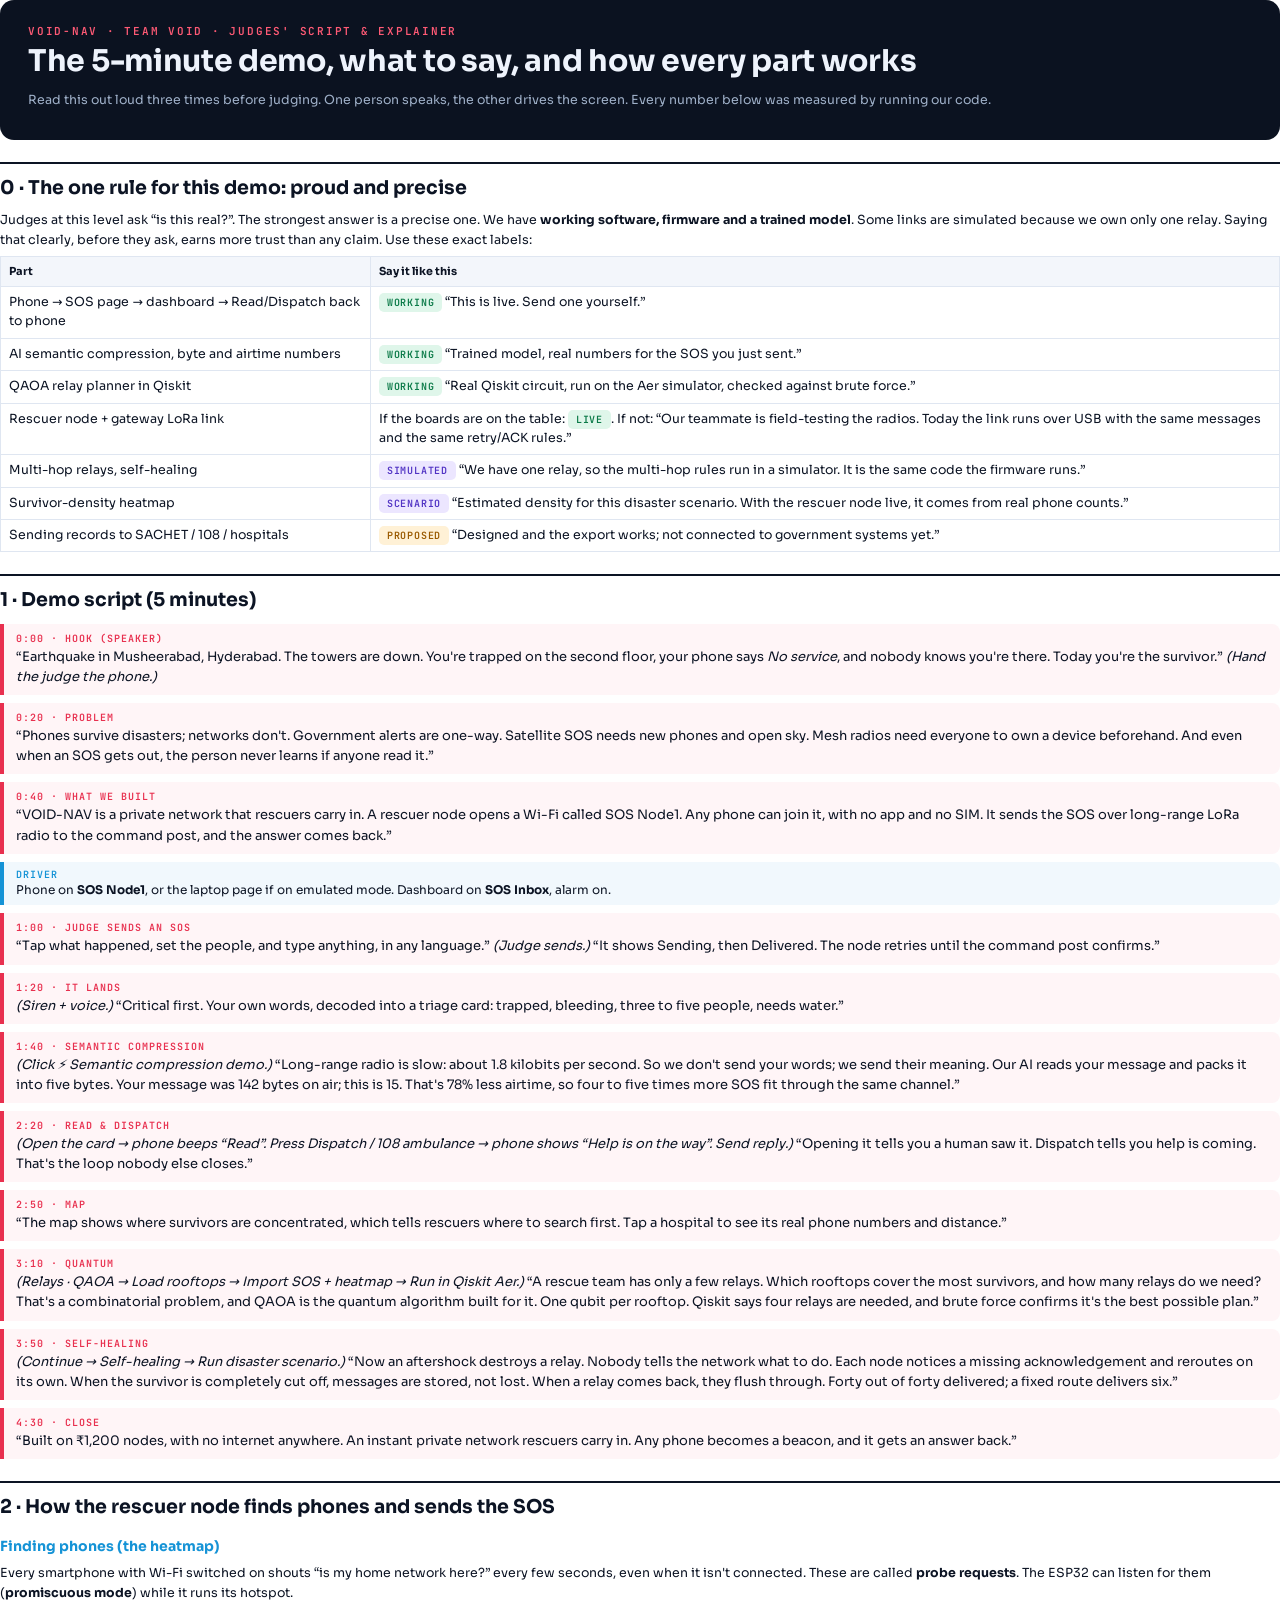
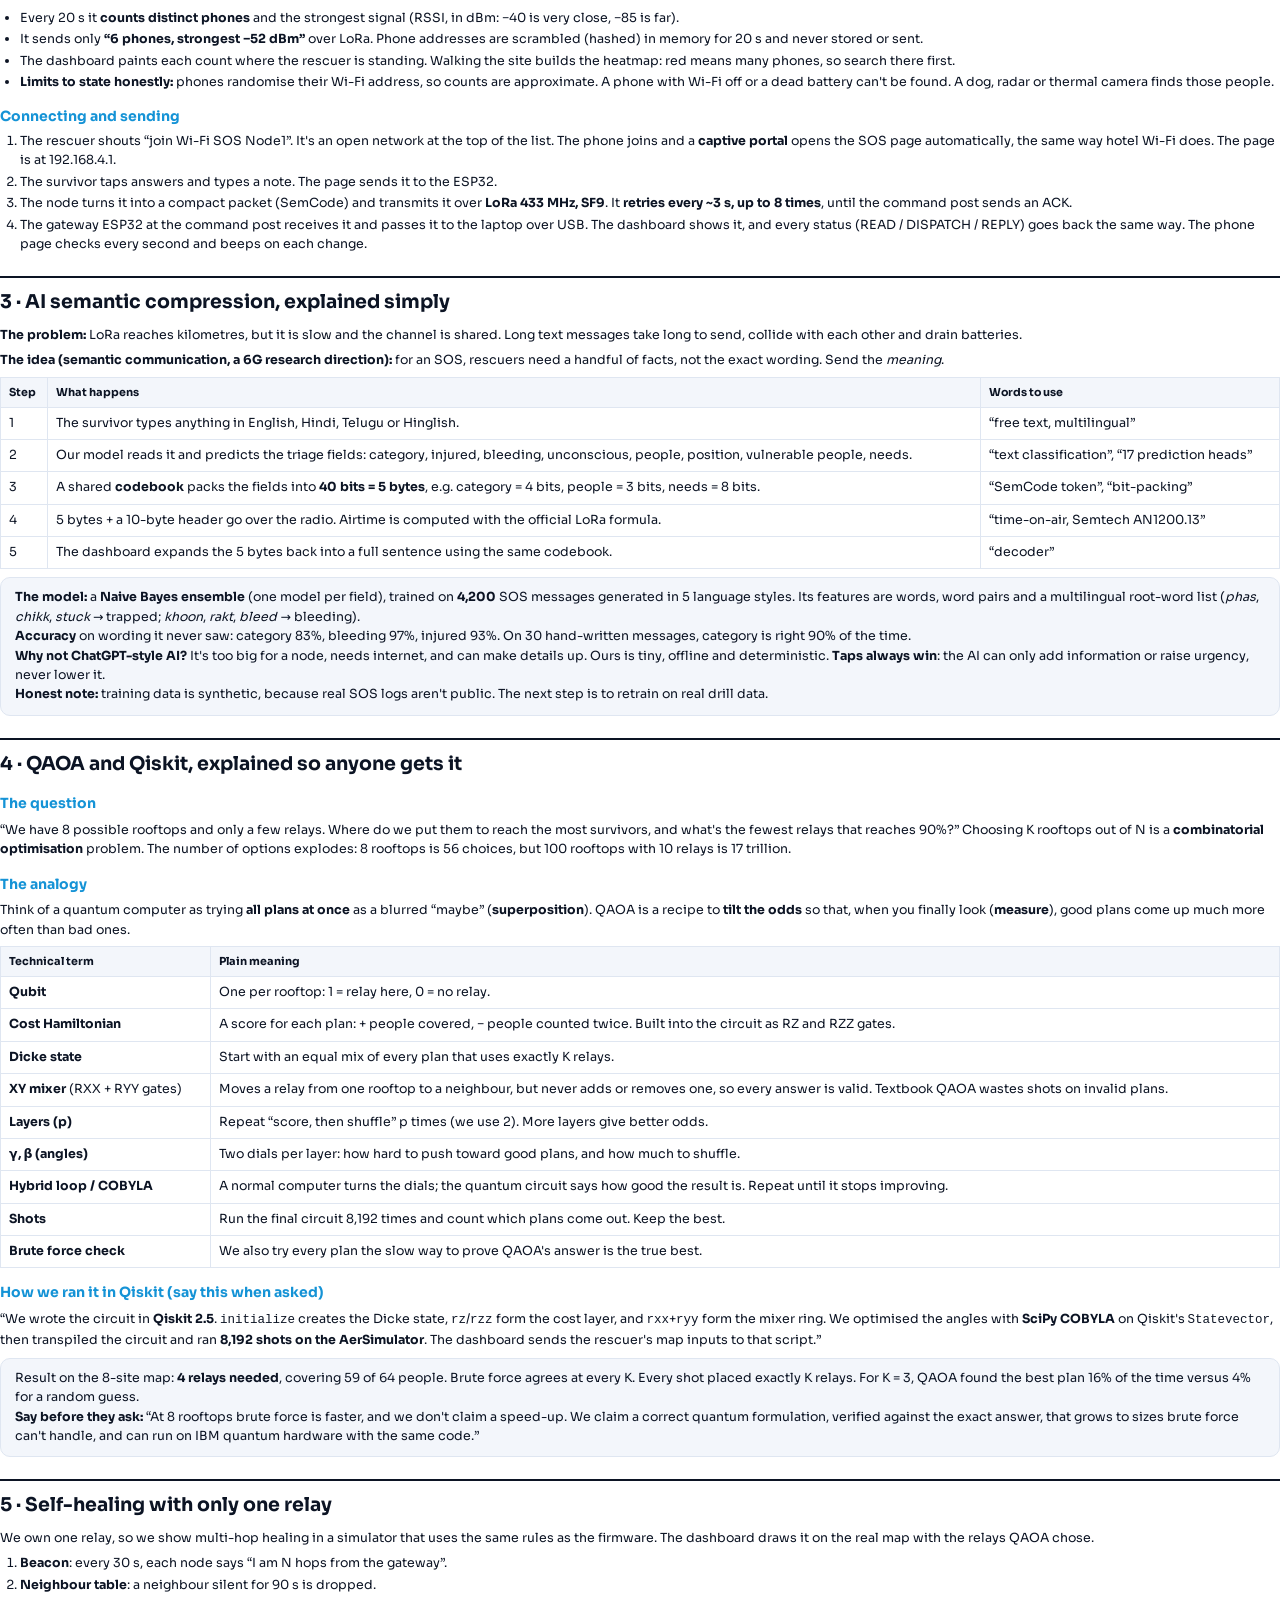
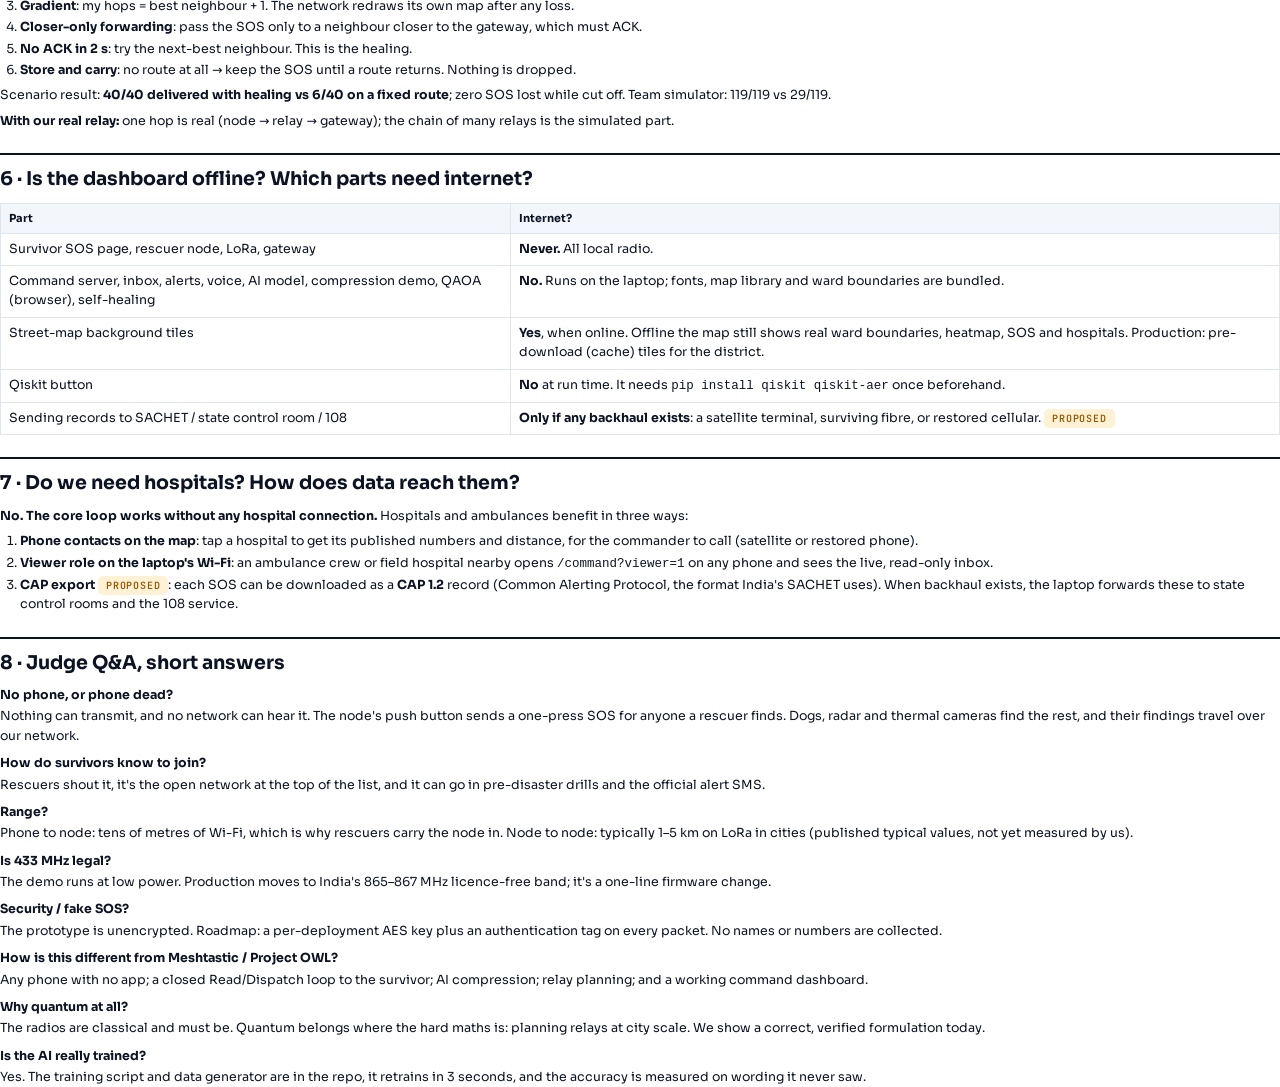
<file: pitch/script.html>
<!doctype html><html><head><meta charset="utf-8"><title>VOID-NAV · Judges' Script & Explainer</title><link rel="stylesheet" href="base.css"><style>
@page{size:A4;margin:16mm 15mm}
body{font-size:12.5px;line-height:1.55}
h1{font-size:30px;margin:0 0 4px;letter-spacing:-.01em}h2{font-size:19px;margin:22px 0 8px;padding-top:10px;border-top:2px solid var(--ink);page-break-after:avoid}
h3{font-size:14px;margin:14px 0 4px;color:var(--cyan);page-break-after:avoid}
p{margin:6px 0}.mut{color:var(--mut)}
.say{border-left:4px solid var(--red);background:#fff5f7;padding:8px 12px;margin:8px 0;border-radius:0 8px 8px 0;font-size:13px;page-break-inside:avoid}
.say b.who{display:block;font:700 10px var(--m);letter-spacing:.1em;color:var(--red);text-transform:uppercase;margin-bottom:2px}
.do{border-left:4px solid var(--cyan);background:#f1f8fd;padding:6px 12px;margin:6px 0;border-radius:0 8px 8px 0;font-size:12px;page-break-inside:avoid}
.do b.who{display:block;font:700 10px var(--m);letter-spacing:.1em;color:var(--cyan);text-transform:uppercase}
table{border-collapse:collapse;width:100%;margin:6px 0;page-break-inside:avoid}td,th{padding:6px 8px;border:1px solid var(--line);text-align:left;vertical-align:top}th{background:var(--soft);font-size:11px}
.box{border:1px solid var(--line);background:var(--soft);border-radius:10px;padding:10px 14px;margin:8px 0;page-break-inside:avoid}
.t{font:700 11px var(--m);color:var(--mut)}
.cover{background:#0b1220;color:#eef3fc;border-radius:14px;padding:24px 28px;margin-bottom:10px}.cover .mut{color:#9fb0c8}
.k{font:700 11px var(--m);letter-spacing:.16em;color:#ff5a75;text-transform:uppercase}
.qa b{display:block;margin-top:8px}.qa p{margin:2px 0 0 0}
ol,ul{margin:4px 0 6px 20px;padding:0}li{margin:2px 0}
</style></head><body>
<div class="cover"><div class="k">VOID-NAV · Team VOID · Judges' script & explainer</div><h1>The 5-minute demo, what to say, and how every part works</h1>
<p class="mut">Read this out loud three times before judging. One person speaks, the other drives the screen. Every number below was measured by running our code.</p></div>

<h2>0 · The one rule for this demo: proud and precise</h2>
<p>Judges at this level ask “is this real?”. The strongest answer is a precise one. We have <b>working software, firmware and a trained model</b>. Some links are simulated because we own only one relay. Saying that clearly, before they ask, earns more trust than any claim. Use these exact labels:</p>
<table><tr><th>Part</th><th>Say it like this</th></tr>
<tr><td>Phone → SOS page → dashboard → Read/Dispatch back to phone</td><td><span class="tag t-real">WORKING</span> “This is live. Send one yourself.”</td></tr>
<tr><td>AI semantic compression, byte and airtime numbers</td><td><span class="tag t-real">WORKING</span> “Trained model, real numbers for the SOS you just sent.”</td></tr>
<tr><td>QAOA relay planner in Qiskit</td><td><span class="tag t-real">WORKING</span> “Real Qiskit circuit, run on the Aer simulator, checked against brute force.”</td></tr>
<tr><td>Rescuer node + gateway LoRa link</td><td>If the boards are on the table: <span class="tag t-real">LIVE</span>. If not: “Our teammate is field-testing the radios. Today the link runs over USB with the same messages and the same retry/ACK rules.”</td></tr>
<tr><td>Multi-hop relays, self-healing</td><td><span class="tag t-sim">SIMULATED</span> “We have one relay, so the multi-hop rules run in a simulator. It is the same code the firmware runs.”</td></tr>
<tr><td>Survivor-density heatmap</td><td><span class="tag t-sim">SCENARIO</span> “Estimated density for this disaster scenario. With the rescuer node live, it comes from real phone counts.”</td></tr>
<tr><td>Sending records to SACHET / 108 / hospitals</td><td><span class="tag t-prop">PROPOSED</span> “Designed and the export works; not connected to government systems yet.”</td></tr></table>

<h2>1 · Demo script (5 minutes)</h2>
<div class="say"><b class="who">0:00 · Hook (Speaker)</b>“Earthquake in Musheerabad, Hyderabad. The towers are down. You're trapped on the second floor, your phone says <i>No service</i>, and nobody knows you're there. Today you're the survivor.” <i>(Hand the judge the phone.)</i></div>
<div class="say"><b class="who">0:20 · Problem</b>“Phones survive disasters; networks don't. Government alerts are one-way. Satellite SOS needs new phones and open sky. Mesh radios need everyone to own a device beforehand. And even when an SOS gets out, the person never learns if anyone read it.”</div>
<div class="say"><b class="who">0:40 · What we built</b>“VOID-NAV is a private network that rescuers carry in. A rescuer node opens a Wi-Fi called SOS Node1. Any phone can join it, with no app and no SIM. It sends the SOS over long-range LoRa radio to the command post, and the answer comes back.”</div>
<div class="do"><b class="who">Driver</b>Phone on <b>SOS Node1</b>, or the laptop page if on emulated mode. Dashboard on <b>SOS Inbox</b>, alarm on.</div>
<div class="say"><b class="who">1:00 · Judge sends an SOS</b>“Tap what happened, set the people, and type anything, in any language.” <i>(Judge sends.)</i> “It shows Sending, then Delivered. The node retries until the command post confirms.”</div>
<div class="say"><b class="who">1:20 · It lands</b><i>(Siren + voice.)</i> “Critical first. Your own words, decoded into a triage card: trapped, bleeding, three to five people, needs water.”</div>
<div class="say"><b class="who">1:40 · Semantic compression</b><i>(Click ⚡ Semantic compression demo.)</i> “Long-range radio is slow: about 1.8 kilobits per second. So we don't send your words; we send their meaning. Our AI reads your message and packs it into five bytes. Your message was 142 bytes on air; this is 15. That's 78% less airtime, so four to five times more SOS fit through the same channel.”</div>
<div class="say"><b class="who">2:20 · Read & dispatch</b><i>(Open the card → phone beeps “Read”. Press Dispatch / 108 ambulance → phone shows “Help is on the way”. Send reply.)</i> “Opening it tells you a human saw it. Dispatch tells you help is coming. That's the loop nobody else closes.”</div>
<div class="say"><b class="who">2:50 · Map</b>“The map shows where survivors are concentrated, which tells rescuers where to search first. Tap a hospital to see its real phone numbers and distance.”</div>
<div class="say"><b class="who">3:10 · Quantum</b><i>(Relays · QAOA → Load rooftops → Import SOS + heatmap → Run in Qiskit Aer.)</i> “A rescue team has only a few relays. Which rooftops cover the most survivors, and how many relays do we need? That's a combinatorial problem, and QAOA is the quantum algorithm built for it. One qubit per rooftop. Qiskit says four relays are needed, and brute force confirms it's the best possible plan.”</div>
<div class="say"><b class="who">3:50 · Self-healing</b><i>(Continue → Self-healing → Run disaster scenario.)</i> “Now an aftershock destroys a relay. Nobody tells the network what to do. Each node notices a missing acknowledgement and reroutes on its own. When the survivor is completely cut off, messages are stored, not lost. When a relay comes back, they flush through. Forty out of forty delivered; a fixed route delivers six.”</div>
<div class="say"><b class="who">4:30 · Close</b>“Built on ₹1,200 nodes, with no internet anywhere. An instant private network rescuers carry in. Any phone becomes a beacon, and it gets an answer back.”</div>

<h2>2 · How the rescuer node finds phones and sends the SOS</h2>
<h3>Finding phones (the heatmap)</h3>
<p>Every smartphone with Wi-Fi switched on shouts “is my home network here?” every few seconds, even when it isn't connected. These are called <b>probe requests</b>. The ESP32 can listen for them (<b>promiscuous mode</b>) while it runs its hotspot.</p>
<ul><li>Every 20 s it <b>counts distinct phones</b> and the strongest signal (RSSI, in dBm: −40 is very close, −85 is far).</li>
<li>It sends only <b>“6 phones, strongest −52 dBm”</b> over LoRa. Phone addresses are scrambled (hashed) in memory for 20 s and never stored or sent.</li>
<li>The dashboard paints each count where the rescuer is standing. Walking the site builds the heatmap: red means many phones, so search there first.</li>
<li><b>Limits to state honestly:</b> phones randomise their Wi-Fi address, so counts are approximate. A phone with Wi-Fi off or a dead battery can't be found. A dog, radar or thermal camera finds those people.</li></ul>
<h3>Connecting and sending</h3>
<ol><li>The rescuer shouts “join Wi-Fi SOS Node1”. It's an open network at the top of the list. The phone joins and a <b>captive portal</b> opens the SOS page automatically, the same way hotel Wi-Fi does. The page is at 192.168.4.1.</li>
<li>The survivor taps answers and types a note. The page sends it to the ESP32.</li>
<li>The node turns it into a compact packet (SemCode) and transmits it over <b>LoRa 433 MHz, SF9</b>. It <b>retries every ~3 s, up to 8 times</b>, until the command post sends an ACK.</li>
<li>The gateway ESP32 at the command post receives it and passes it to the laptop over USB. The dashboard shows it, and every status (READ / DISPATCH / REPLY) goes back the same way. The phone page checks every second and beeps on each change.</li></ol>

<h2>3 · AI semantic compression, explained simply</h2>
<p><b>The problem:</b> LoRa reaches kilometres, but it is slow and the channel is shared. Long text messages take long to send, collide with each other and drain batteries.</p>
<p><b>The idea (semantic communication, a 6G research direction):</b> for an SOS, rescuers need a handful of facts, not the exact wording. Send the <i>meaning</i>.</p>
<table><tr><th>Step</th><th>What happens</th><th>Words to use</th></tr>
<tr><td>1</td><td>The survivor types anything in English, Hindi, Telugu or Hinglish.</td><td>“free text, multilingual”</td></tr>
<tr><td>2</td><td>Our model reads it and predicts the triage fields: category, injured, bleeding, unconscious, people, position, vulnerable people, needs.</td><td>“text classification”, “17 prediction heads”</td></tr>
<tr><td>3</td><td>A shared <b>codebook</b> packs the fields into <b>40 bits = 5 bytes</b>, e.g. category = 4 bits, people = 3 bits, needs = 8 bits.</td><td>“SemCode token”, “bit-packing”</td></tr>
<tr><td>4</td><td>5 bytes + a 10-byte header go over the radio. Airtime is computed with the official LoRa formula.</td><td>“time-on-air, Semtech AN1200.13”</td></tr>
<tr><td>5</td><td>The dashboard expands the 5 bytes back into a full sentence using the same codebook.</td><td>“decoder”</td></tr></table>
<div class="box"><b>The model:</b> a <b>Naive Bayes ensemble</b> (one model per field), trained on <b>4,200</b> SOS messages generated in 5 language styles. Its features are words, word pairs and a multilingual root-word list (<i>phas</i>, <i>chikk</i>, <i>stuck</i> → trapped; <i>khoon</i>, <i>rakt</i>, <i>bleed</i> → bleeding).<br>
<b>Accuracy</b> on wording it never saw: category 83%, bleeding 97%, injured 93%. On 30 hand-written messages, category is right 90% of the time.<br>
<b>Why not ChatGPT-style AI?</b> It's too big for a node, needs internet, and can make details up. Ours is tiny, offline and deterministic. <b>Taps always win</b>: the AI can only add information or raise urgency, never lower it.<br>
<b>Honest note:</b> training data is synthetic, because real SOS logs aren't public. The next step is to retrain on real drill data.</div>

<h2>4 · QAOA and Qiskit, explained so anyone gets it</h2>
<h3>The question</h3>
<p>“We have 8 possible rooftops and only a few relays. Where do we put them to reach the most survivors, and what's the fewest relays that reaches 90%?” Choosing K rooftops out of N is a <b>combinatorial optimisation</b> problem. The number of options explodes: 8 rooftops is 56 choices, but 100 rooftops with 10 relays is 17 trillion.</p>
<h3>The analogy</h3>
<p>Think of a quantum computer as trying <b>all plans at once</b> as a blurred “maybe” (<b>superposition</b>). QAOA is a recipe to <b>tilt the odds</b> so that, when you finally look (<b>measure</b>), good plans come up much more often than bad ones.</p>
<table><tr><th>Technical term</th><th>Plain meaning</th></tr>
<tr><td><b>Qubit</b></td><td>One per rooftop: 1 = relay here, 0 = no relay.</td></tr>
<tr><td><b>Cost Hamiltonian</b></td><td>A score for each plan: + people covered, − people counted twice. Built into the circuit as RZ and RZZ gates.</td></tr>
<tr><td><b>Dicke state</b></td><td>Start with an equal mix of every plan that uses exactly K relays.</td></tr>
<tr><td><b>XY mixer</b> (RXX + RYY gates)</td><td>Moves a relay from one rooftop to a neighbour, but never adds or removes one, so every answer is valid. Textbook QAOA wastes shots on invalid plans.</td></tr>
<tr><td><b>Layers (p)</b></td><td>Repeat “score, then shuffle” p times (we use 2). More layers give better odds.</td></tr>
<tr><td><b>γ, β (angles)</b></td><td>Two dials per layer: how hard to push toward good plans, and how much to shuffle.</td></tr>
<tr><td><b>Hybrid loop / COBYLA</b></td><td>A normal computer turns the dials; the quantum circuit says how good the result is. Repeat until it stops improving.</td></tr>
<tr><td><b>Shots</b></td><td>Run the final circuit 8,192 times and count which plans come out. Keep the best.</td></tr>
<tr><td><b>Brute force check</b></td><td>We also try every plan the slow way to prove QAOA's answer is the true best.</td></tr></table>
<h3>How we ran it in Qiskit (say this when asked)</h3>
<p>“We wrote the circuit in <b>Qiskit 2.5</b>. <code>initialize</code> creates the Dicke state, <code>rz</code>/<code>rzz</code> form the cost layer, and <code>rxx</code>+<code>ryy</code> form the mixer ring. We optimised the angles with <b>SciPy COBYLA</b> on Qiskit's <code>Statevector</code>, then transpiled the circuit and ran <b>8,192 shots on the AerSimulator</b>. The dashboard sends the rescuer's map inputs to that script.”</p>
<div class="box">Result on the 8-site map: <b>4 relays needed</b>, covering 59 of 64 people. Brute force agrees at every K. Every shot placed exactly K relays. For K = 3, QAOA found the best plan 16% of the time versus 4% for a random guess.<br>
<b>Say before they ask:</b> “At 8 rooftops brute force is faster, and we don't claim a speed-up. We claim a correct quantum formulation, verified against the exact answer, that grows to sizes brute force can't handle, and can run on IBM quantum hardware with the same code.”</div>

<h2>5 · Self-healing with only one relay</h2>
<p>We own one relay, so we show multi-hop healing in a simulator that uses the same rules as the firmware. The dashboard draws it on the real map with the relays QAOA chose.</p>
<ol><li><b>Beacon</b>: every 30 s, each node says “I am N hops from the gateway”.</li>
<li><b>Neighbour table</b>: a neighbour silent for 90 s is dropped.</li>
<li><b>Gradient</b>: my hops = best neighbour + 1. The network redraws its own map after any loss.</li>
<li><b>Closer-only forwarding</b>: pass the SOS only to a neighbour closer to the gateway, which must ACK.</li>
<li><b>No ACK in 2 s</b>: try the next-best neighbour. This is the healing.</li>
<li><b>Store and carry</b>: no route at all → keep the SOS until a route returns. Nothing is dropped.</li></ol>
<p>Scenario result: <b>40/40 delivered with healing vs 6/40 on a fixed route</b>; zero SOS lost while cut off. Team simulator: 119/119 vs 29/119.</p>
<p><b>With our real relay:</b> one hop is real (node → relay → gateway); the chain of many relays is the simulated part.</p>

<h2>6 · Is the dashboard offline? Which parts need internet?</h2>
<table><tr><th>Part</th><th>Internet?</th></tr>
<tr><td>Survivor SOS page, rescuer node, LoRa, gateway</td><td><b>Never.</b> All local radio.</td></tr>
<tr><td>Command server, inbox, alerts, voice, AI model, compression demo, QAOA (browser), self-healing</td><td><b>No.</b> Runs on the laptop; fonts, map library and ward boundaries are bundled.</td></tr>
<tr><td>Street-map background tiles</td><td><b>Yes</b>, when online. Offline the map still shows real ward boundaries, heatmap, SOS and hospitals. Production: pre-download (cache) tiles for the district.</td></tr>
<tr><td>Qiskit button</td><td><b>No</b> at run time. It needs <code>pip install qiskit qiskit-aer</code> once beforehand.</td></tr>
<tr><td>Sending records to SACHET / state control room / 108</td><td><b>Only if any backhaul exists</b>: a satellite terminal, surviving fibre, or restored cellular. <span class="tag t-prop">PROPOSED</span></td></tr></table>

<h2>7 · Do we need hospitals? How does data reach them?</h2>
<p><b>No. The core loop works without any hospital connection.</b> Hospitals and ambulances benefit in three ways:</p>
<ol><li><b>Phone contacts on the map</b>: tap a hospital to get its published numbers and distance, for the commander to call (satellite or restored phone).</li>
<li><b>Viewer role on the laptop's Wi-Fi</b>: an ambulance crew or field hospital nearby opens <code>/command?viewer=1</code> on any phone and sees the live, read-only inbox.</li>
<li><b>CAP export</b> <span class="tag t-prop">PROPOSED</span>: each SOS can be downloaded as a <b>CAP 1.2</b> record (Common Alerting Protocol, the format India's SACHET uses). When backhaul exists, the laptop forwards these to state control rooms and the 108 service.</li></ol>

<h2>8 · Judge Q&A, short answers</h2>
<div class="qa">
<b>No phone, or phone dead?</b><p>Nothing can transmit, and no network can hear it. The node's push button sends a one-press SOS for anyone a rescuer finds. Dogs, radar and thermal cameras find the rest, and their findings travel over our network.</p>
<b>How do survivors know to join?</b><p>Rescuers shout it, it's the open network at the top of the list, and it can go in pre-disaster drills and the official alert SMS.</p>
<b>Range?</b><p>Phone to node: tens of metres of Wi-Fi, which is why rescuers carry the node in. Node to node: typically 1–5 km on LoRa in cities (published typical values, not yet measured by us).</p>
<b>Is 433 MHz legal?</b><p>The demo runs at low power. Production moves to India's 865–867 MHz licence-free band; it's a one-line firmware change.</p>
<b>Security / fake SOS?</b><p>The prototype is unencrypted. Roadmap: a per-deployment AES key plus an authentication tag on every packet. No names or numbers are collected.</p>
<b>How is this different from Meshtastic / Project OWL?</b><p>Any phone with no app; a closed Read/Dispatch loop to the survivor; AI compression; relay planning; and a working command dashboard.</p>
<b>Why quantum at all?</b><p>The radios are classical and must be. Quantum belongs where the hard maths is: planning relays at city scale. We show a correct, verified formulation today.</p>
<b>Is the AI really trained?</b><p>Yes. The training script and data generator are in the repo, it retrains in 3 seconds, and the accuracy is measured on wording it never saw.</p>
</div>
</body></html>
</file>
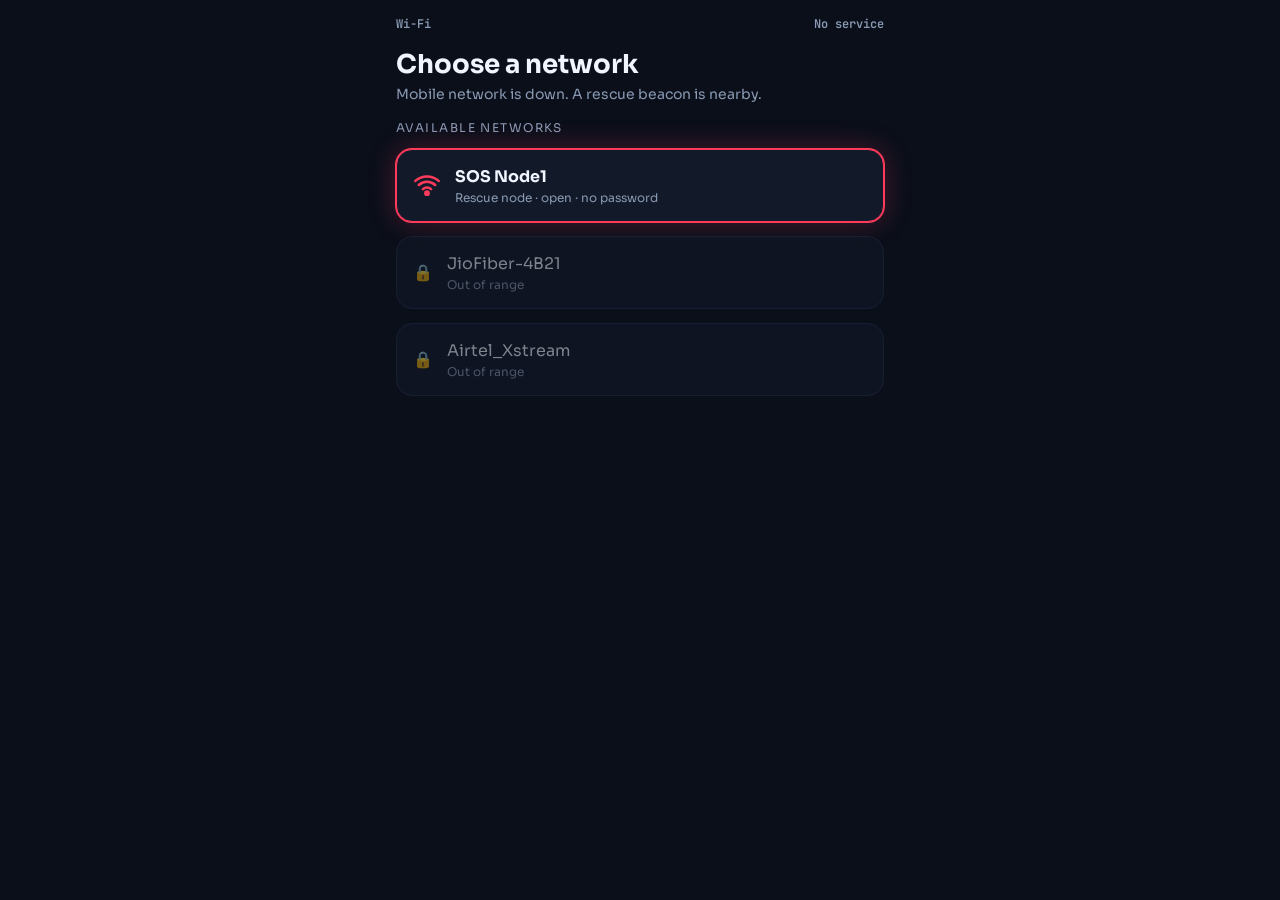
<file: prototype/phone.html>
<!DOCTYPE html>
<html lang="en"><head><meta charset="utf-8">
<meta name="viewport" content="width=device-width,initial-scale=1,viewport-fit=cover">
<meta name="theme-color" content="#0a0f1a">
<title>SOS Node1</title><link rel="icon" href="favicon.svg">
<link rel="stylesheet" href="fonts/fonts.css">
<style>
:root{--bg:#0a0f1a;--card:#121a29;--line:#22304a;--fg:#f1f5ff;--mut:#8a9ab3;--red:#ff3b5c;--org:#ff9f1c;--grn:#2fe08a;--cyan:#43c6ff;--f:'Sora','Noto Sans Telugu','Noto Sans Devanagari',system-ui,sans-serif;--m:'JetBrains Mono',ui-monospace,monospace;color-scheme:dark}
*{box-sizing:border-box;-webkit-tap-highlight-color:transparent}
html,body{margin:0;min-height:100%;background:var(--bg);color:var(--fg);font-family:var(--f)}
.scr{max-width:520px;margin:0 auto;padding:calc(env(safe-area-inset-top,0px) + 16px) 16px calc(env(safe-area-inset-bottom,0px) + 24px);display:flex;flex-direction:column;gap:14px}
.scr[hidden]{display:none}
.bar{display:flex;justify-content:space-between;align-items:center;font:600 12px var(--m);color:var(--mut)}
.bar .ok{color:var(--grn)}
h1{margin:4px 0 0;font-size:26px;line-height:1.15}h1 small{display:block;margin-top:6px;font-size:14px;font-weight:400;color:var(--mut)}
.lbl{font-size:12px;letter-spacing:.12em;text-transform:uppercase;color:var(--mut);margin-top:4px}
button{font-family:inherit;color:var(--fg);background:var(--card);border:1px solid var(--line);border-radius:14px;padding:12px;font-size:15px;cursor:pointer}
button:focus-visible{outline:2px solid var(--cyan);outline-offset:2px}
.net{display:flex;align-items:center;gap:14px;padding:16px;border-radius:16px;background:var(--card);border:1px solid var(--line);font-size:16px;text-align:left;width:100%}
.net .nm{flex:1}.net .nm small{display:block;color:var(--mut);font-size:12px;margin-top:3px}
.net.void{border-color:var(--red);box-shadow:0 0 0 1px var(--red),0 0 28px rgba(255,59,92,.28);animation:glow 1.6s infinite}
@keyframes glow{50%{box-shadow:0 0 0 1px var(--red),0 0 44px rgba(255,59,92,.5)}}
.net.dim{opacity:.5}
.ctr{min-height:70vh;display:flex;flex-direction:column;align-items:center;justify-content:center;gap:22px;text-align:center}
.ring{width:120px;height:120px}.ring .spin{transform-origin:50% 50%;animation:sp 1s linear infinite}
@keyframes sp{to{transform:rotate(360deg)}}
.ring .tick{stroke-dasharray:60;stroke-dashoffset:60}.ring.ok .spin{display:none}.ring.ok .bg{stroke:var(--grn)}.ring.ok .tick{animation:dr .5s forwards}
@keyframes dr{to{stroke-dashoffset:0}}
.steps{list-style:none;padding:0;margin:0;display:grid;gap:9px;font-size:15px;text-align:left}
.steps li{opacity:.3;transition:.3s}.steps li.on{opacity:1}.steps li b{display:inline-block;width:20px;font-family:var(--m);color:var(--grn)}
.langs{display:flex;gap:8px}.langs button{flex:1}
.on{border-color:var(--cyan)!important;background:rgba(67,198,255,.13)!important}
.cats{display:grid;grid-template-columns:repeat(3,1fr);gap:8px}
.cats button{padding:14px 6px;display:flex;flex-direction:column;align-items:center;gap:6px;font-size:13px;font-weight:600}
.cats button i{font-style:normal;font-size:24px}
.cats button.on{border-color:var(--red)!important;background:rgba(255,59,92,.15)!important}
.chips{display:flex;flex-wrap:wrap;gap:8px}.chips button{padding:9px 12px;font-size:14px;border-radius:30px}
.row{display:flex;justify-content:space-between;align-items:center;gap:10px;background:var(--card);border:1px solid var(--line);border-radius:14px;padding:10px 12px;font-size:15px}
.step{display:flex;align-items:center;gap:12px}.step button{width:44px;height:44px;padding:0;font-size:22px}.step b{font-size:22px;min-width:30px;text-align:center}
.seg{display:flex;gap:4px}.seg button{padding:8px 10px;font-size:13px;border-radius:10px}
textarea{width:100%;min-height:76px;border-radius:14px;border:1px solid var(--line);background:var(--card);color:var(--fg);font:16px var(--f);padding:12px;resize:vertical}
.send{background:var(--red);border:0;font-size:21px;font-weight:800;padding:18px;border-radius:18px;box-shadow:0 10px 30px rgba(255,59,92,.4)}
.send:disabled{opacity:.5}
.err{color:#ff8fa3;font-size:14px;min-height:18px;text-align:center}
.priv{font-size:12px;color:var(--mut);text-align:center}
/* status */
.track{display:grid;gap:0}
.st{display:grid;grid-template-columns:34px 1fr;gap:12px;align-items:start;padding:10px 0;opacity:.35;transition:.4s}
.st.on{opacity:1}
.st .dot{width:26px;height:26px;border-radius:50%;border:2px solid var(--line);display:grid;place-items:center;font-size:13px;margin-top:2px}
.st.on .dot{border-color:var(--c);background:var(--c);color:#0a0f1a;box-shadow:0 0 18px var(--c)}
.st.cur .dot{animation:pulse 1s infinite}
@keyframes pulse{50%{box-shadow:0 0 0 8px transparent,0 0 28px var(--c)}}
.st b{font-size:18px;display:block}.st small{color:var(--mut);font-size:13px}
.leds{display:flex;gap:28px;justify-content:center;padding:6px 0}
.led{display:flex;flex-direction:column;align-items:center;gap:7px;font:600 11px var(--m);color:var(--mut)}
.led b{width:30px;height:30px;border-radius:50%;background:#1b2434;border:2px solid #2b3850}
.led.org b{--l:var(--org)}.led.grn b{--l:var(--grn)}
.led.solid b{background:var(--l);box-shadow:0 0 26px var(--l)}.led.fast b{animation:bl .3s infinite alternate}.led.slow b{animation:bl 1s infinite alternate}
@keyframes bl{from{background:#1b2434}to{background:var(--l);box-shadow:0 0 22px var(--l)}}
.card{background:var(--card);border:1px solid var(--line);border-radius:14px;padding:12px 14px;font-size:14px;color:var(--mut)}
.card code{font-family:var(--m);color:#cbbcff;font-size:15px;letter-spacing:.06em}
.reply{background:rgba(47,224,138,.12);border:1px solid var(--grn);border-radius:14px;padding:12px 14px;font-size:16px;animation:pop .4s}
.reply small{display:block;font:600 11px var(--m);color:var(--grn);margin-bottom:4px}
@keyframes pop{from{transform:scale(.9);opacity:0}}
.flash{position:fixed;inset:0;pointer-events:none;opacity:0;z-index:9}
.flash.go{animation:fl 1.2s}@keyframes fl{20%{opacity:.55}100%{opacity:0}}
@media (prefers-reduced-motion:reduce){*{animation:none!important;transition:none!important}}
</style></head><body>
<div class="flash" id="flash"></div>

<!-- 1 · join network (what the survivor sees in phone Wi-Fi settings) -->
<section class="scr" id="s1">
  <div class="bar"><span>Wi-Fi</span><span>No service</span></div>
  <h1>Choose a network<small>Mobile network is down. A rescue beacon is nearby.</small></h1>
  <div class="lbl">Available networks</div>
  <button class="net void" id="join"><svg width="28" height="28" viewBox="0 0 24 24" fill="none" stroke="#ff3b5c" stroke-width="2.2" stroke-linecap="round"><path d="M2 8.5a15 15 0 0 1 20 0M5 12a10 10 0 0 1 14 0M8.5 15.5a5 5 0 0 1 7 0"/><circle cx="12" cy="19" r="1.4" fill="#ff3b5c"/></svg>
    <span class="nm"><b>SOS Node1</b><small>Rescue node · open · no password</small></span></button>
  <div class="net dim"><span>🔒</span><span class="nm">JioFiber-4B21<small>Out of range</small></span></div>
  <div class="net dim"><span>🔒</span><span class="nm">Airtel_Xstream<small>Out of range</small></span></div>
</section>

<!-- 2 · joining -->
<section class="scr" id="s2" hidden>
  <div class="ctr">
    <svg class="ring" id="ring" viewBox="0 0 100 100"><circle class="bg" cx="50" cy="50" r="44" fill="none" stroke="#22304a" stroke-width="6"/><circle class="spin" cx="50" cy="50" r="44" fill="none" stroke="#43c6ff" stroke-width="6" stroke-linecap="round" stroke-dasharray="70 210"/><path class="tick" d="M30 52 l13 13 l27 -29" fill="none" stroke="#2fe08a" stroke-width="7" stroke-linecap="round" stroke-linejoin="round"/></svg>
    <h1 id="jt" style="text-align:center">Connecting…<small>SOS Node1</small></h1>
    <ul class="steps" id="steps"><li><b>○</b>Joining beacon hotspot</li><li><b>○</b>Getting address</li><li><b>○</b>Opening SOS page</li><li><b>○</b>Beacon N1 reachable</li></ul>
  </div>
</section>

<!-- 3 · SOS form -->
<section class="scr" id="s3" hidden>
  <div class="bar"><span class="ok">● SOS Node1</span><span>no internet needed</span></div>
  <h1 id="t_title">Send SOS<small id="t_sub">A rescue team nearby will see this.</small></h1>
  <div class="langs" id="langs"><button data-l="en" class="on">English</button><button data-l="hi">हिंदी</button><button data-l="te">తెలుగు</button></div>
  <div class="lbl" id="t_what">What happened?</div>
  <div class="cats" id="cats"></div>
  <div class="row"><span id="t_ppl">People with you</span><div class="step"><button id="pm" aria-label="fewer">−</button><b id="pv">1</b><button id="pp" aria-label="more">+</button></div></div>
  <div class="row"><span id="t_inj">Anyone injured?</span><div class="seg" data-k="injured"></div></div>
  <div class="row"><span id="t_bleed">Bleeding?</span><div class="seg" data-k="bleeding"></div></div>
  <div class="lbl" id="t_where">Where are you?</div>
  <div class="chips" id="pos"></div>
  <div class="lbl" id="t_who">Who is with you?</div>
  <div class="chips" id="vuln"></div>
  <div class="lbl" id="t_need">What do you need?</div>
  <div class="chips" id="needs"></div>
  <textarea id="note" maxlength="160" placeholder="Short note (optional): floor, landmark, condition"></textarea>
  <div class="err" id="err" role="alert"></div>
  <button class="send" id="send">SEND SOS</button>
  <div class="priv" id="t_priv">No name or phone number is collected.</div>
</section>

<!-- 4 · live status -->
<section class="scr" id="s4" hidden>
  <div class="bar"><span class="ok">● SOS Node1</span><span id="sid"></span></div>
  <h1 id="headline">Sending…<small id="subline">Keep this page open.</small></h1>
  <div class="track" id="track">
    <div class="st" data-s="SENDING" style="--c:var(--org)"><span class="dot">1</span><span><b>Sending</b><small id="tryl">Beacon node is transmitting over LoRa</small></span></div>
    <div class="st" data-s="DELIVERED" style="--c:var(--cyan)"><span class="dot">2</span><span><b>Delivered</b><small>Command post received it</small></span></div>
    <div class="st" data-s="READ" style="--c:var(--org)"><span class="dot">✓✓</span><span><b>Read by rescuer</b><small>A person has seen your SOS</small></span></div>
    <div class="st" data-s="DISPATCHED" style="--c:var(--grn)"><span class="dot">➜</span><span><b>Help dispatched</b><small id="teaml">A rescue team is on the way</small></span></div>
  </div>
  <div id="replies" style="display:grid;gap:10px"></div>
  <div class="card" id="summary"></div>
  <div class="card" style="color:var(--fg)"><b>While you wait</b><br>Stay where you are · save phone battery · tap metal or a pipe if you hear rescuers · keep this page open</div>
  <button id="retry" hidden>Try sending again</button>
  <button id="again">Send another SOS</button>
</section>

<script>
const $ = s => document.querySelector(s), sleep = ms => new Promise(r => setTimeout(r, ms));
const show = id => document.querySelectorAll('.scr').forEach(s => s.hidden = s.id !== id);
const L = {
  en: { title: 'Send SOS', sub: 'A rescue team nearby will see this.', what: 'What happened?', ppl: 'People with you', inj: 'Anyone injured?', bleed: 'Bleeding?', where: 'Where are you?', who: 'Who is with you?', need: 'What do you need?', priv: 'No name or phone number is collected.', send: 'SEND SOS', note: 'Short note (optional): floor, landmark, condition', yes: 'Yes', no: 'No', uns: 'Not sure', pick: 'Tap what happened first.',
    cats: { TRAPPED: 'Trapped', COLLAPSE: 'Collapse', MEDICAL: 'Medical', FIRE: 'Fire', FLOOD: 'Flood', FOOD_WATER: 'Food / water', SHELTER: 'Shelter', SAFE: 'I am safe', OTHER: 'Other' },
    pos: { GROUND: 'Ground floor', UPPER_FLOOR: 'Upper floor', BASEMENT: 'Basement', ROOF: 'Roof', OUTSIDE: 'Outside', VEHICLE: 'Vehicle' },
    vuln: { CHILD: 'Child', ELDERLY: 'Elderly', PREGNANT: 'Pregnant', DISABLED: 'Disabled' },
    needs: { MEDICAL: 'Doctor', WATER: 'Water', FOOD: 'Food', EVACUATION: 'Evacuation', SHELTER: 'Shelter', RESCUE_TOOLS: 'Rescue tools', MEDICINE: 'Medicine', LIGHT: 'Light' } },
  hi: { title: 'SOS भेजें', sub: 'पास की बचाव टीम इसे देखेगी।', what: 'क्या हुआ?', ppl: 'आपके साथ लोग', inj: 'कोई घायल?', bleed: 'खून बह रहा है?', where: 'आप कहाँ हैं?', who: 'साथ में कौन है?', need: 'क्या चाहिए?', priv: 'नाम या फ़ोन नंबर नहीं लिया जाता।', send: 'SOS भेजें', note: 'छोटा संदेश (वैकल्पिक)', yes: 'हाँ', no: 'नहीं', uns: 'पता नहीं', pick: 'पहले बताइए क्या हुआ।',
    cats: { TRAPPED: 'फँसे हैं', COLLAPSE: 'इमारत गिरी', MEDICAL: 'इलाज', FIRE: 'आग', FLOOD: 'बाढ़', FOOD_WATER: 'खाना / पानी', SHELTER: 'आश्रय', SAFE: 'सुरक्षित हूँ', OTHER: 'अन्य' },
    pos: { GROUND: 'भूतल', UPPER_FLOOR: 'ऊपरी मंज़िल', BASEMENT: 'तहखाना', ROOF: 'छत', OUTSIDE: 'बाहर', VEHICLE: 'गाड़ी' },
    vuln: { CHILD: 'बच्चा', ELDERLY: 'बुज़ुर्ग', PREGNANT: 'गर्भवती', DISABLED: 'दिव्यांग' },
    needs: { MEDICAL: 'डॉक्टर', WATER: 'पानी', FOOD: 'खाना', EVACUATION: 'निकासी', SHELTER: 'आश्रय', RESCUE_TOOLS: 'बचाव औज़ार', MEDICINE: 'दवा', LIGHT: 'रोशनी' } },
  te: { title: 'SOS పంపండి', sub: 'దగ్గరలోని రెస్క్యూ బృందం చూస్తుంది.', what: 'ఏం జరిగింది?', ppl: 'మీతో ఉన్నవారు', inj: 'ఎవరైనా గాయపడ్డారా?', bleed: 'రక్తం కారుతోందా?', where: 'మీరు ఎక్కడ ఉన్నారు?', who: 'మీతో ఎవరు ఉన్నారు?', need: 'ఏం కావాలి?', priv: 'పేరు లేదా ఫోన్ నంబర్ తీసుకోము.', send: 'SOS పంపండి', note: 'చిన్న సందేశం (ఐచ్ఛికం)', yes: 'అవును', no: 'లేదు', uns: 'తెలియదు', pick: 'ముందు ఏం జరిగిందో ఎంచుకోండి.',
    cats: { TRAPPED: 'చిక్కుకున్నాం', COLLAPSE: 'భవనం కూలింది', MEDICAL: 'వైద్యం', FIRE: 'మంటలు', FLOOD: 'వరద', FOOD_WATER: 'ఆహారం / నీరు', SHELTER: 'ఆశ్రయం', SAFE: 'సురక్షితం', OTHER: 'ఇతర' },
    pos: { GROUND: 'గ్రౌండ్ ఫ్లోర్', UPPER_FLOOR: 'పై అంతస్తు', BASEMENT: 'సెల్లార్', ROOF: 'పైకప్పు', OUTSIDE: 'బయట', VEHICLE: 'వాహనం' },
    vuln: { CHILD: 'పిల్లలు', ELDERLY: 'వృద్ధులు', PREGNANT: 'గర్భిణి', DISABLED: 'దివ్యాంగులు' },
    needs: { MEDICAL: 'డాక్టర్', WATER: 'నీరు', FOOD: 'ఆహారం', EVACUATION: 'తరలింపు', SHELTER: 'ఆశ్రయం', RESCUE_TOOLS: 'రెస్క్యూ పరికరాలు', MEDICINE: 'మందులు', LIGHT: 'వెలుతురు' } },
};
const ICON = { TRAPPED: '🧱', COLLAPSE: '🏚️', MEDICAL: '🩺', FIRE: '🔥', FLOOD: '🌊', FOOD_WATER: '💧', SHELTER: '⛺', SAFE: '✅', OTHER: '❔' };
const F = { lang: 'en', cat: null, people: 1, injured: 'unsure', bleeding: 'no', pos: null, vuln: new Set(), needs: new Set(), id: null };

function render() { const t = L[F.lang];
  for (const k of ['what', 'ppl', 'inj', 'bleed', 'where', 'who', 'need', 'priv']) $('#t_' + k).textContent = t[k];
  $('#t_title').firstChild.textContent = t.title; $('#t_sub').textContent = t.sub; $('#send').textContent = t.send; $('#note').placeholder = t.note;
  document.querySelectorAll('#langs button').forEach(b => b.classList.toggle('on', b.dataset.l === F.lang));
  $('#cats').innerHTML = Object.entries(t.cats).map(([k, v]) => `<button data-v="${k}" class="${F.cat === k ? 'on' : ''}"><i>${ICON[k]}</i>${v}</button>`).join('');
  const chips = (el, dict, isOn) => $(el).innerHTML = Object.entries(dict).map(([k, v]) => `<button data-v="${k}" class="${isOn(k) ? 'on' : ''}">${v}</button>`).join('');
  chips('#pos', t.pos, k => F.pos === k); chips('#vuln', t.vuln, k => F.vuln.has(k)); chips('#needs', t.needs, k => F.needs.has(k));
  document.querySelectorAll('.seg').forEach(s => { const k = s.dataset.k; s.innerHTML = [['yes', t.yes], ['no', t.no], ['unsure', t.uns]].map(([v, l]) => `<button data-v="${v}" class="${F[k] === v ? 'on' : ''}">${l}</button>`).join(''); }); }
document.addEventListener('click', e => { const b = e.target.closest('button'); if (!b) return; const p = b.parentElement;
  if (p.id === 'langs') { F.lang = b.dataset.l; render(); }
  else if (p.id === 'cats') { F.cat = b.dataset.v; render(); $('#err').textContent = ''; }
  else if (p.id === 'pos') { F.pos = F.pos === b.dataset.v ? null : b.dataset.v; render(); }
  else if (p.id === 'vuln' || p.id === 'needs') { const s = F[p.id]; s.has(b.dataset.v) ? s.delete(b.dataset.v) : s.add(b.dataset.v); render(); }
  else if (p.classList.contains('seg')) { F[p.dataset.k] = b.dataset.v; render(); } });
$('#pm').onclick = () => { F.people = Math.max(1, F.people - 1); $('#pv').textContent = F.people; };
$('#pp').onclick = () => { F.people = Math.min(99, F.people + 1); $('#pv').textContent = F.people; };
render();

// skip the join animation if the page is reopened mid-session
try { const saved = sessionStorage.getItem('voidnav_id'); if (saved) { F.id = saved; show('s4'); poll(); } } catch (e) {}
$('#join').onclick = async () => { show('s2'); const li = [...document.querySelectorAll('#steps li')];
  for (const [i, l] of li.entries()) { l.classList.add('on'); await sleep(i ? 650 : 1000); l.querySelector('b').textContent = '✓'; }
  $('#ring').classList.add('ok'); $('#jt').innerHTML = 'Connected<small>SOS Node1</small>'; buzz(80); await sleep(1100); show('s3'); };

// ---------- sound + vibration (allowed after the user's SEND tap) ----------
let ac = null;
function tone(seq) { try { ac = ac || new (window.AudioContext || window.webkitAudioContext)(); let t = ac.currentTime;
  seq.forEach(([f, d]) => { const o = ac.createOscillator(), g = ac.createGain(); o.type = 'square'; o.frequency.value = f; g.gain.setValueAtTime(.25, t); g.gain.exponentialRampToValueAtTime(.001, t + d); o.connect(g).connect(ac.destination); o.start(t); o.stop(t + d); t += d + .05; }); } catch (e) {} }
const buzz = p => { try { navigator.vibrate && navigator.vibrate(p); } catch (e) {} };
const flash = c => { const f = $('#flash'); f.style.background = c; f.classList.remove('go'); void f.offsetWidth; f.classList.add('go'); };

$('#send').onclick = async () => { if (!F.cat) { $('#err').textContent = L[F.lang].pick; return; }
  tone([[880, .08]]); $('#send').disabled = true;
  const body = { cat: F.cat, people: F.people, injured: F.injured, bleeding: F.bleeding, pos: F.pos || 'UNKNOWN', vuln: [...F.vuln], needs: [...F.needs], note: $('#note').value.trim(), lang: F.lang };
  try { const r = await fetch('/api/sos', { method: 'POST', headers: { 'Content-Type': 'application/json' }, body: JSON.stringify(body) }); const j = await r.json();
    F.id = j.id; try { sessionStorage.setItem('voidnav_id', j.id); } catch (e) {}
    $('#summary').textContent = 'You reported: ' + summary(); last = null; seenReplies = 0; $('#replies').innerHTML = '';
    show('s4'); poll(); }
  catch (e) { $('#err').textContent = 'Beacon not reachable. Stay connected to SOS Node1 and try again.'; }
  $('#send').disabled = false; };

const summary = () => { const t = L[F.lang]; return [t.cats[F.cat], F.people > 1 ? F.people + ' ' + t.ppl.toLowerCase() : '', F.injured === 'yes' ? t.inj.replace('?', '') : '', F.pos ? t.pos[F.pos] : '', [...F.needs].map(n => t.needs[n]).join(', ')].filter(Boolean).join(' · '); };
const ORDER = ['SENDING', 'DELIVERED', 'READ', 'DISPATCHED'];
let last = null, seenReplies = 0, pt = null;
async function poll() { clearTimeout(pt); if (!F.id) return;
  try { const r = await fetch('/api/phone?id=' + F.id); if (r.status === 404) { try { sessionStorage.removeItem('voidnav_id'); } catch (e) {} show('s3'); return; }
    const j = await r.json(); paint(j); } catch (e) {}
  pt = setTimeout(poll, 1000); }
function paint(j) { const st = j.state, idx = st === 'FAILED' ? 0 : ORDER.indexOf(st);
  $('#sid').textContent = 'SOS ' + j.id; 
  document.querySelectorAll('.st').forEach((e, i) => { e.classList.toggle('on', i <= idx); e.classList.toggle('cur', i === idx && st !== 'DISPATCHED'); });
  $('#tryl').textContent = st === 'SENDING' ? `Try ${Math.max(1, j.tries)} of ${j.max} · waiting for command post` : st === 'FAILED' ? `Not delivered yet after ${j.max} tries` : `Delivered on try ${j.tries}`;
  const H = { SENDING: ['Sending…', 'Keep this page open. The beacon retries until command answers.'], DELIVERED: ['Delivered', 'The command post has your SOS. Stay where you are.'], READ: ['Read by rescuer', 'A person has seen your SOS.'], DISPATCHED: ['Help is on the way', 'Stay where you are. Make noise when you hear the team.'], FAILED: ['Not delivered yet', 'The beacon could not reach command. Tap "Try sending again".'] }[st];
  $('#headline').firstChild.textContent = H[0]; $('#subline').textContent = H[1];
  if (j.team) $('#teaml').textContent = j.team + ' is on the way';
  $('#retry').hidden = st !== 'FAILED';
  if (last && last !== st) { if (st === 'DELIVERED') { tone([[660, .12], [880, .15]]); buzz(120); flash('#43c6ff'); }
    if (st === 'READ') { tone([[880, .15], [880, .15], [1175, .3]]); buzz([150, 80, 150]); flash('#ff9f1c'); }
    if (st === 'DISPATCHED') { tone([[784, .2], [988, .2], [1175, .2], [1568, .5]]); buzz([300, 100, 300, 100, 500]); flash('#2fe08a'); } }
  last = st;
  if (j.replies.length > seenReplies) { j.replies.slice(seenReplies).forEach(r => $('#replies').insertAdjacentHTML('beforeend', `<div class="reply"><small>MESSAGE FROM RESCUE COMMAND</small>${r.text.replace(/[<>&]/g, '')}</div>`));
    if (seenReplies || last) { tone([[1046, .15], [1318, .3]]); buzz([200, 100, 200]); flash('#2fe08a'); } seenReplies = j.replies.length; } }
$('#retry').onclick = async () => { await fetch('/api/retry', { method: 'POST', headers: { 'Content-Type': 'application/json' }, body: JSON.stringify({ id: F.id }) }); poll(); };
$('#again').onclick = () => { clearTimeout(pt); F.id = null; try { sessionStorage.removeItem('voidnav_id'); } catch (e) {} F.cat = null; F.pos = null; F.vuln.clear(); F.needs.clear(); F.people = 1; $('#pv').textContent = 1; $('#note').value = ''; render(); show('s3'); };
</script>
</body></html>
</file>
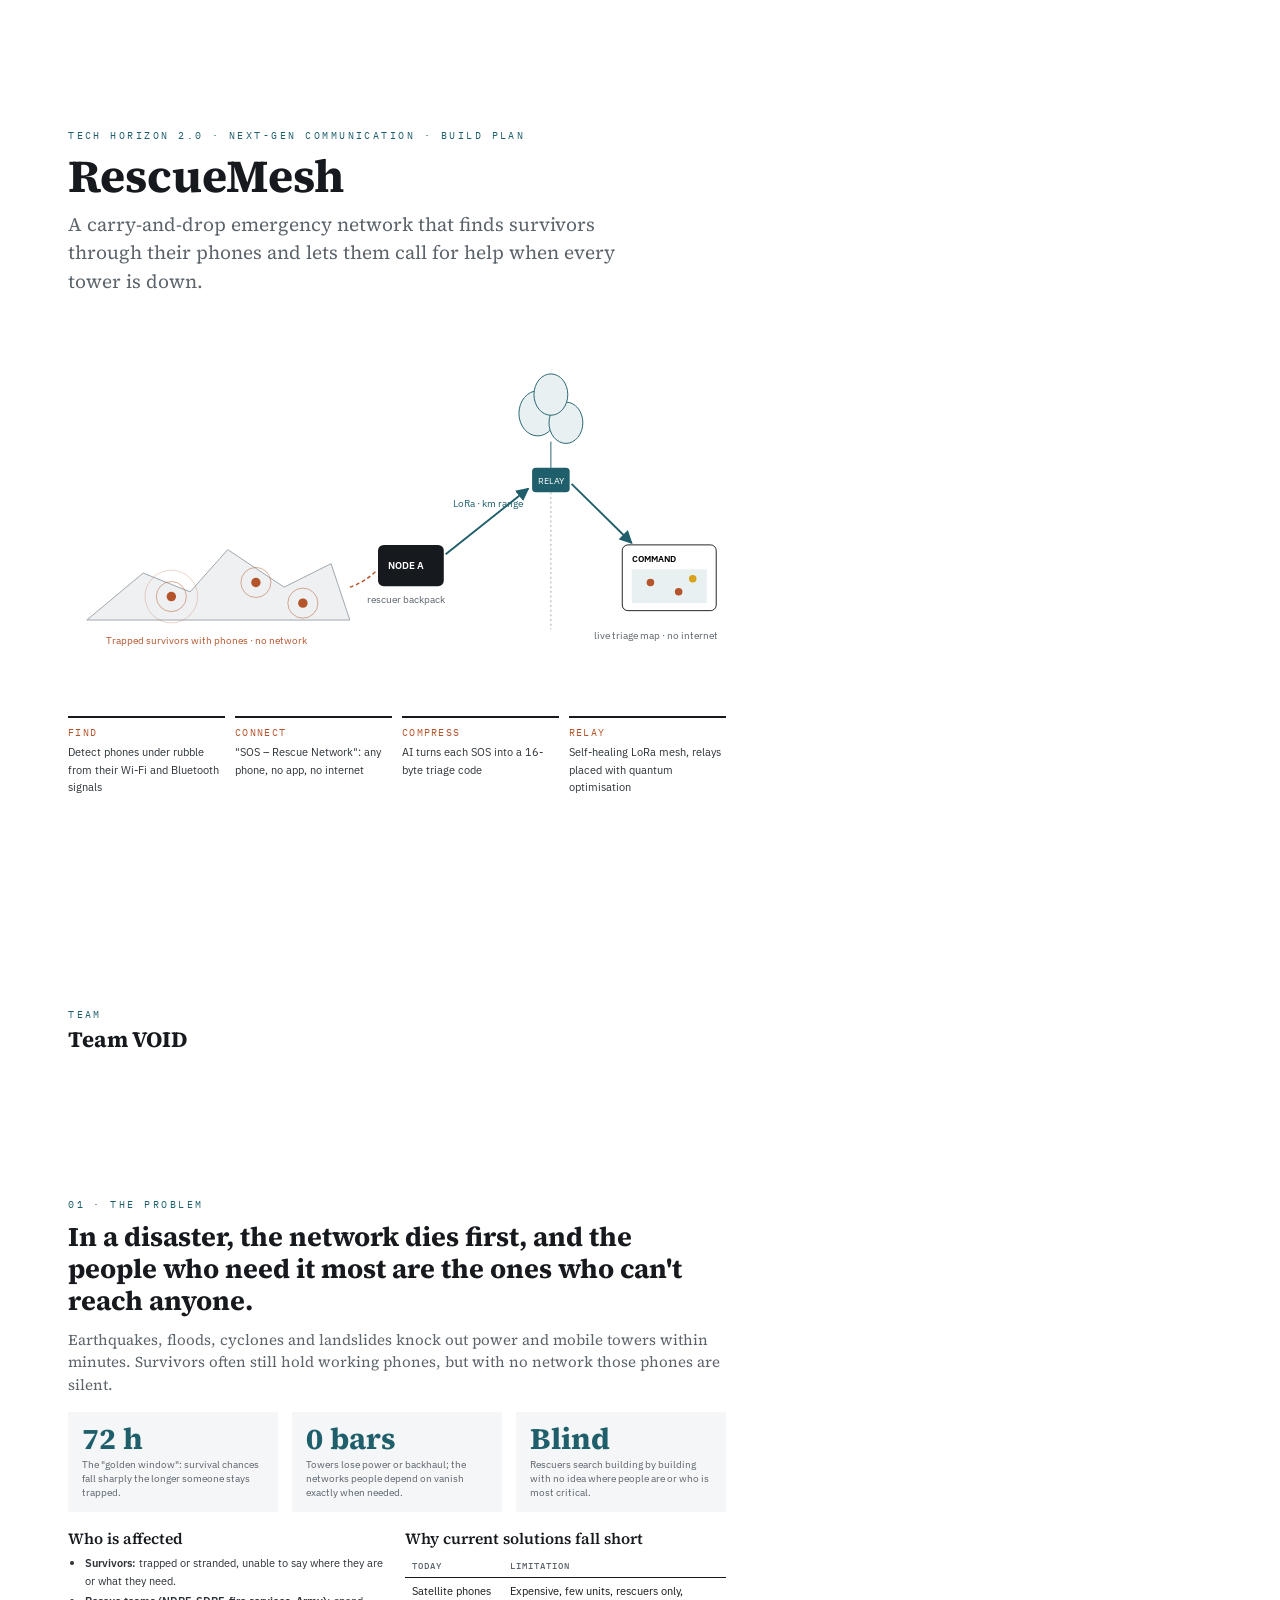
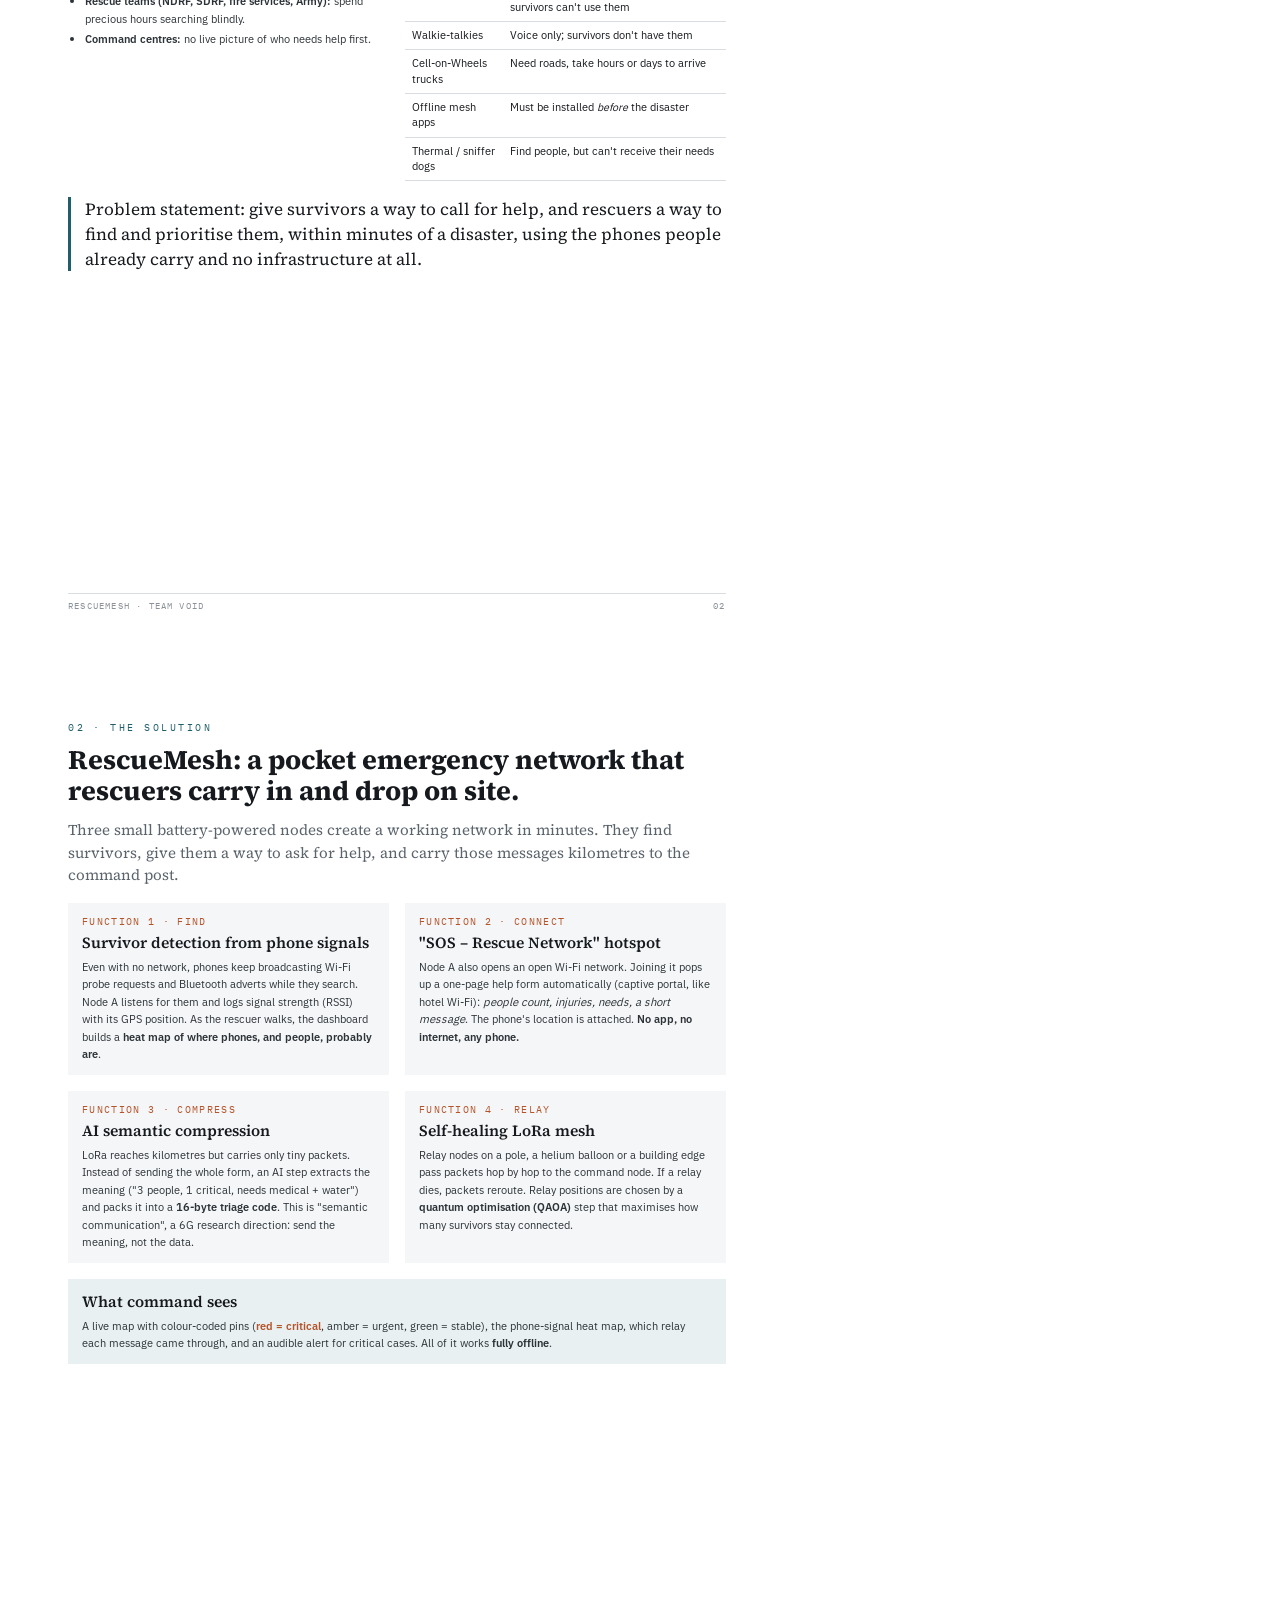
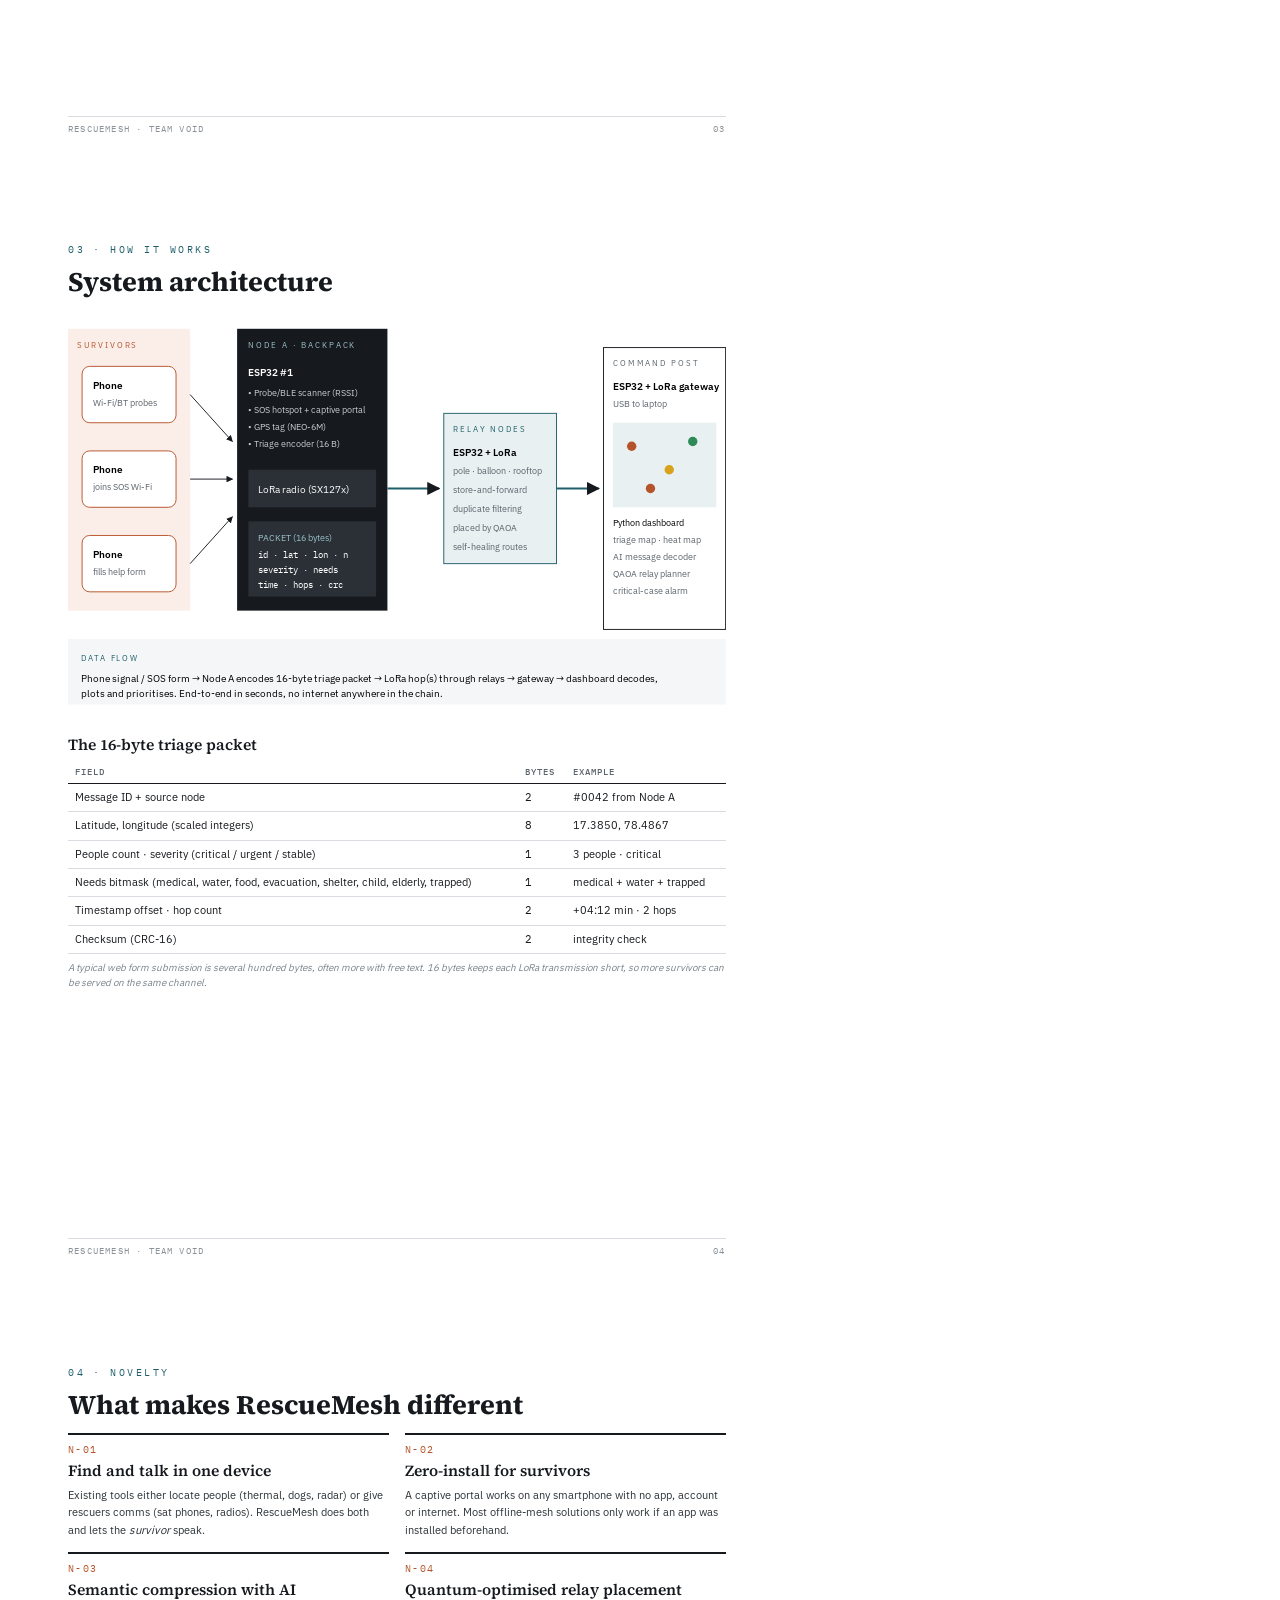
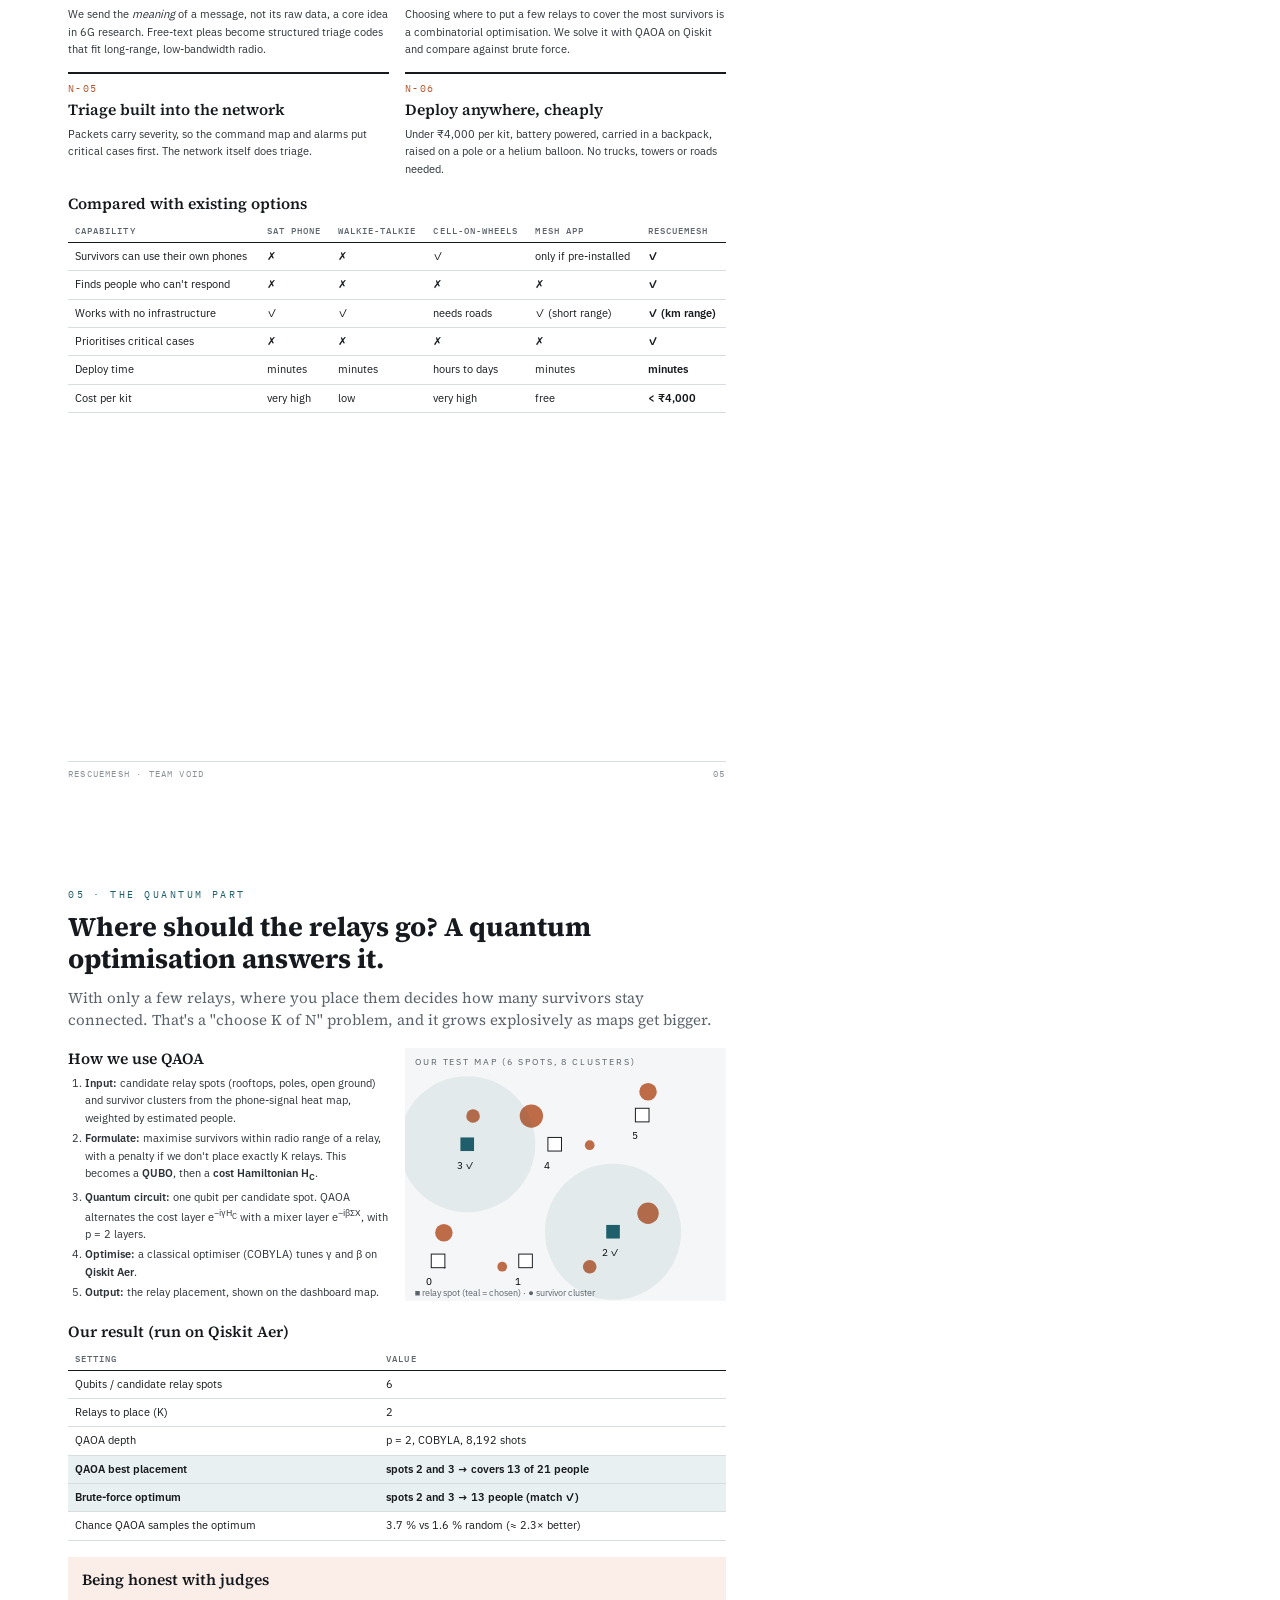
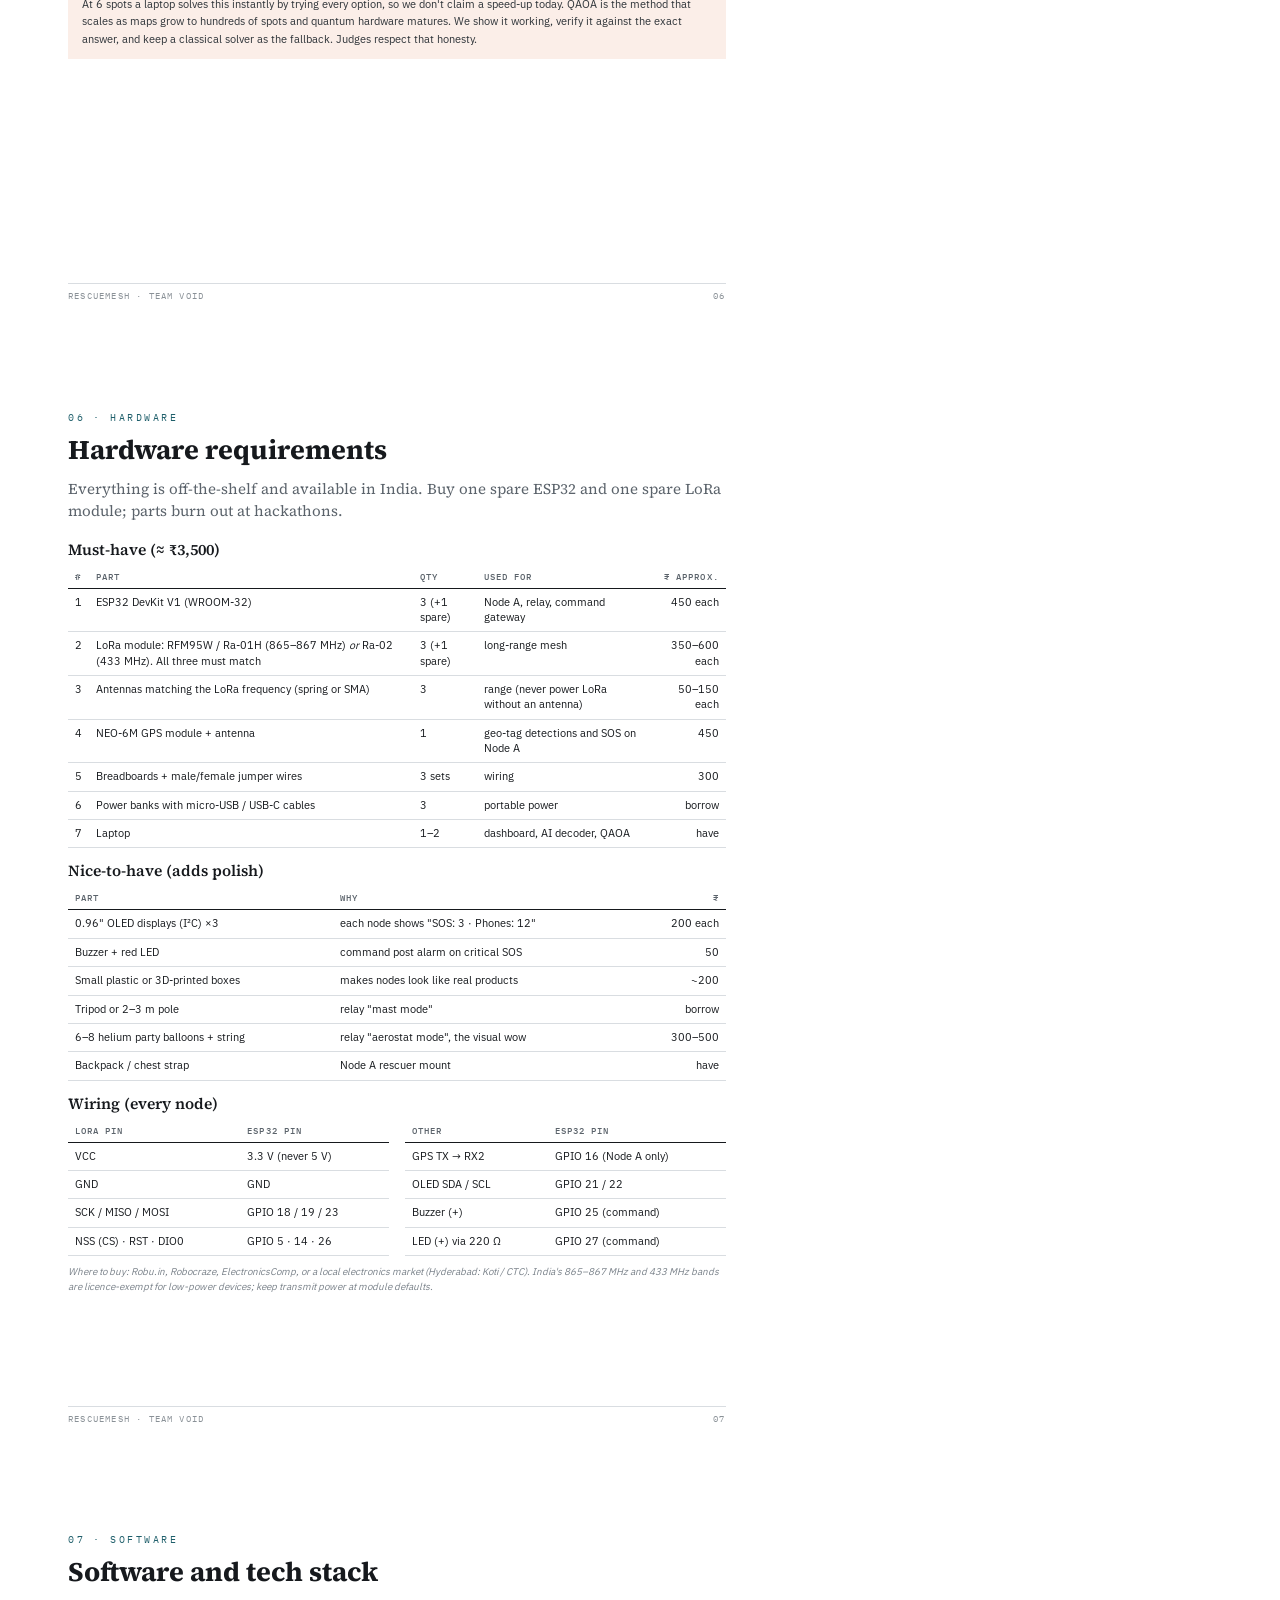
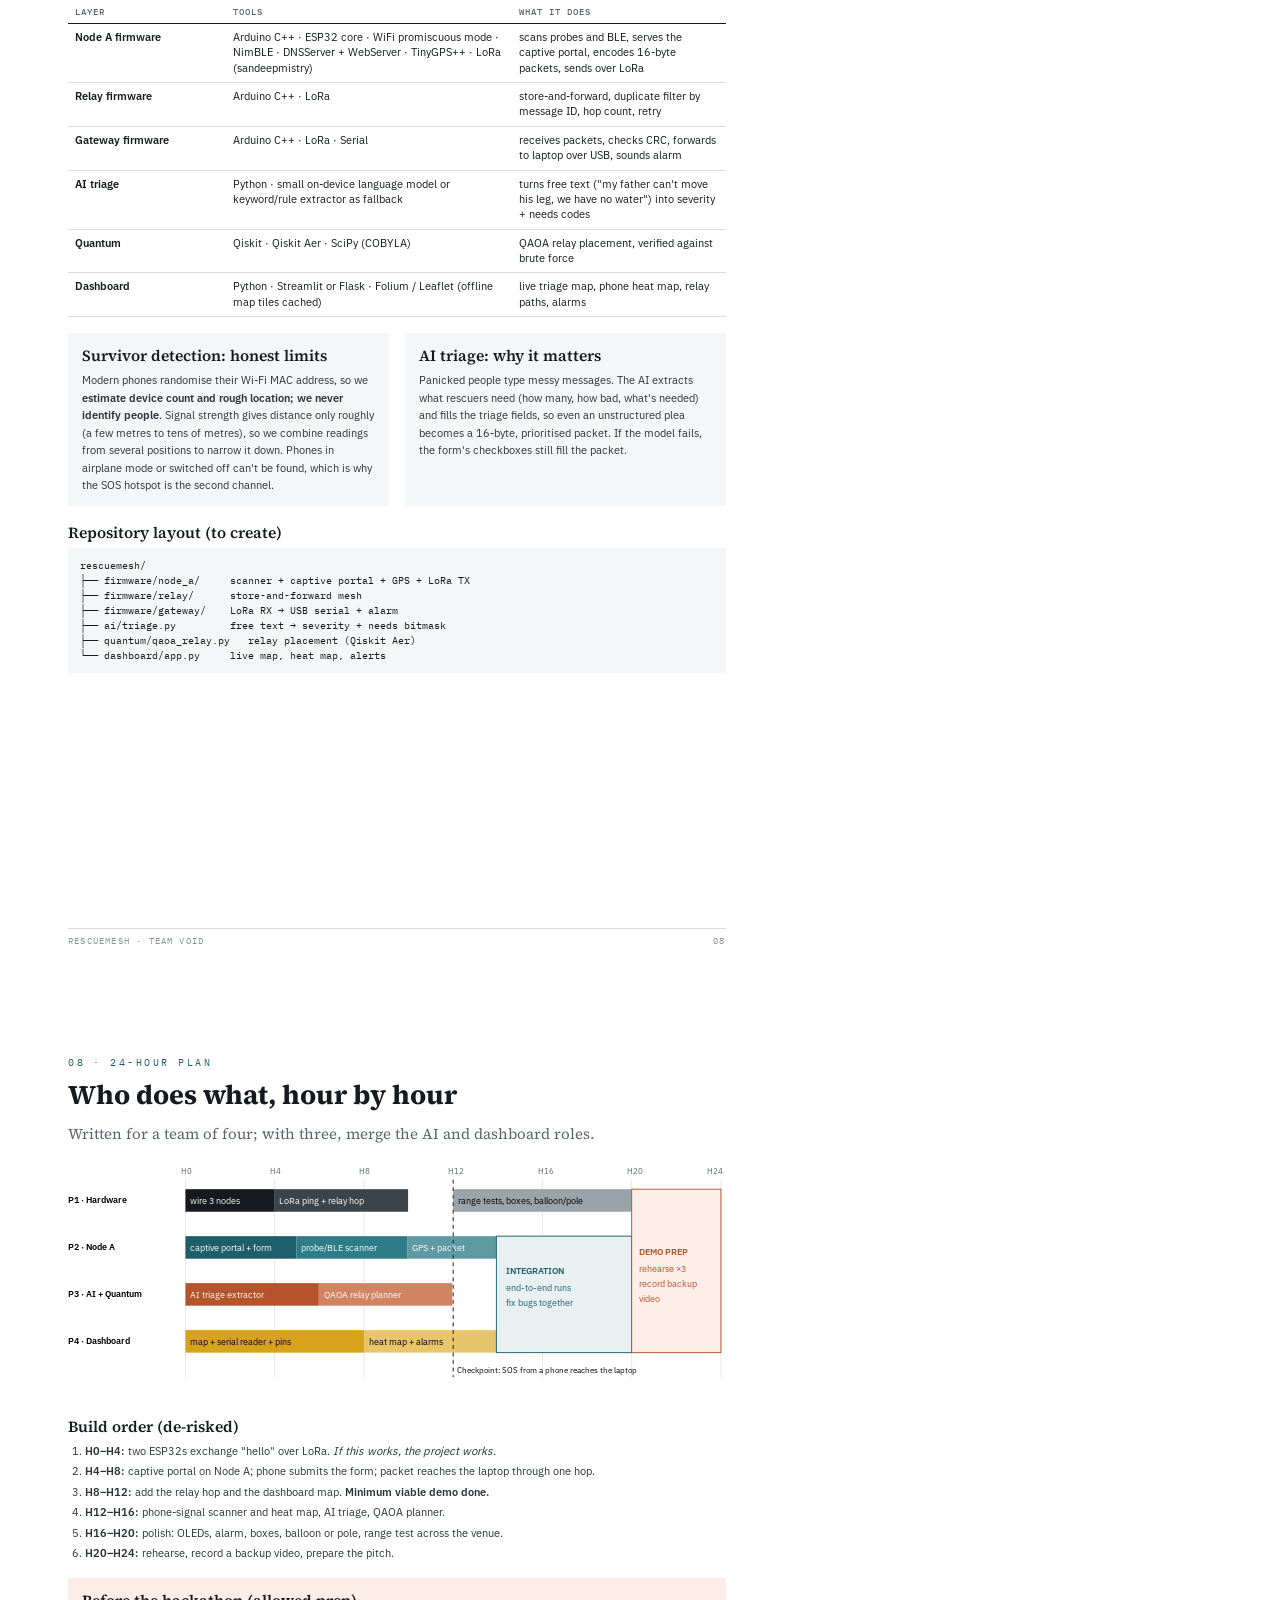
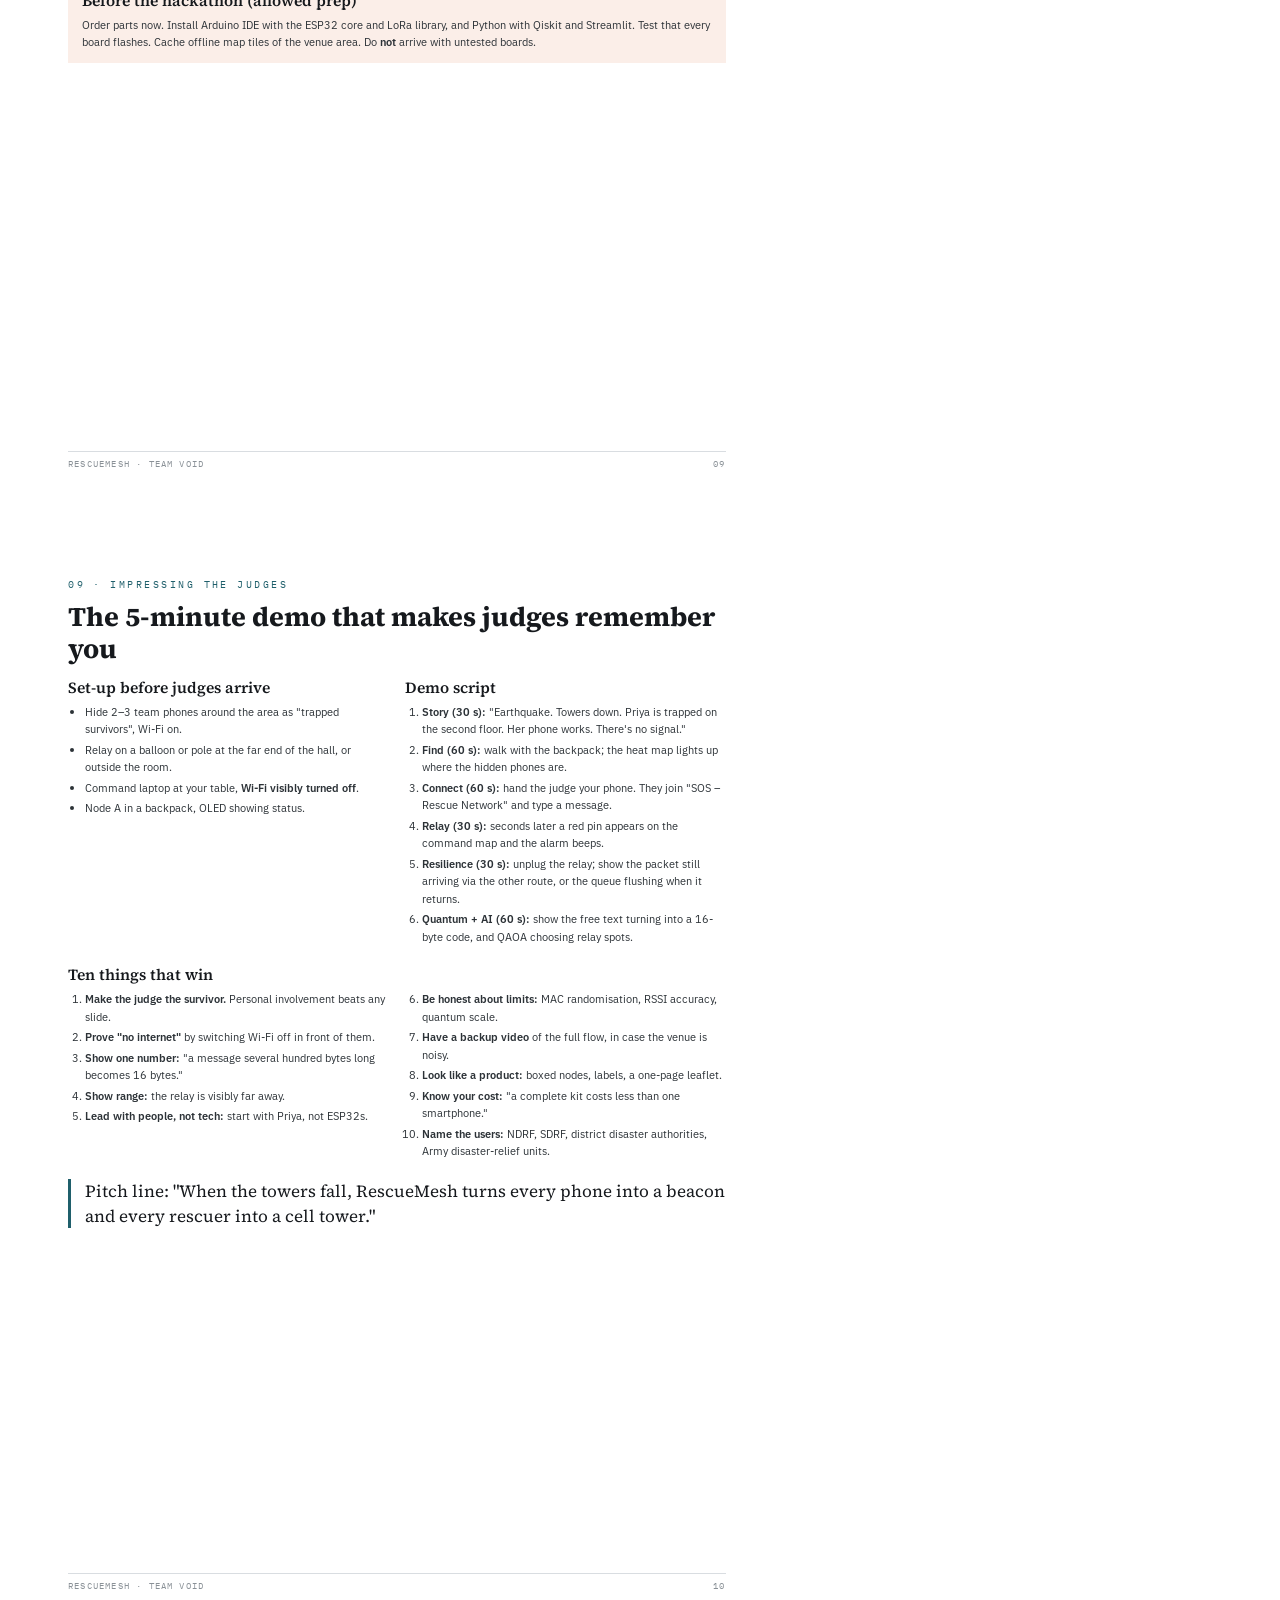
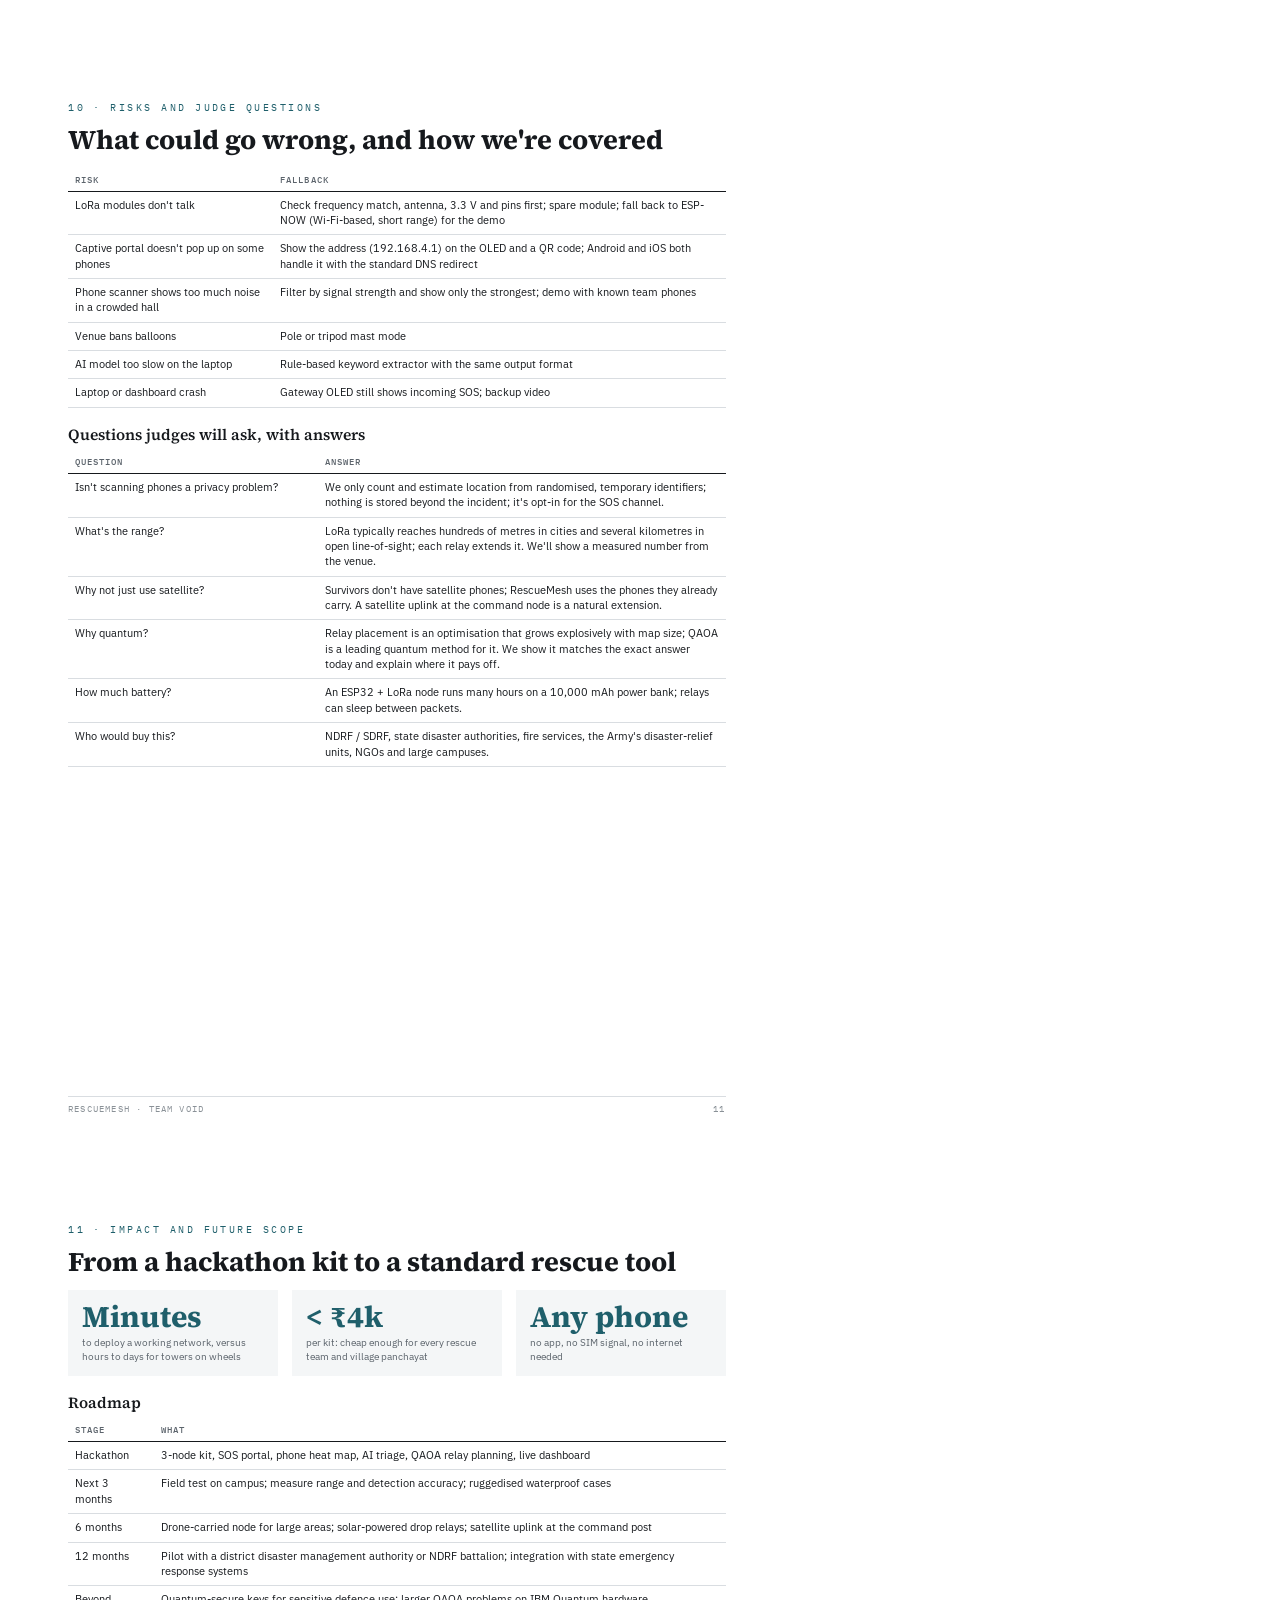
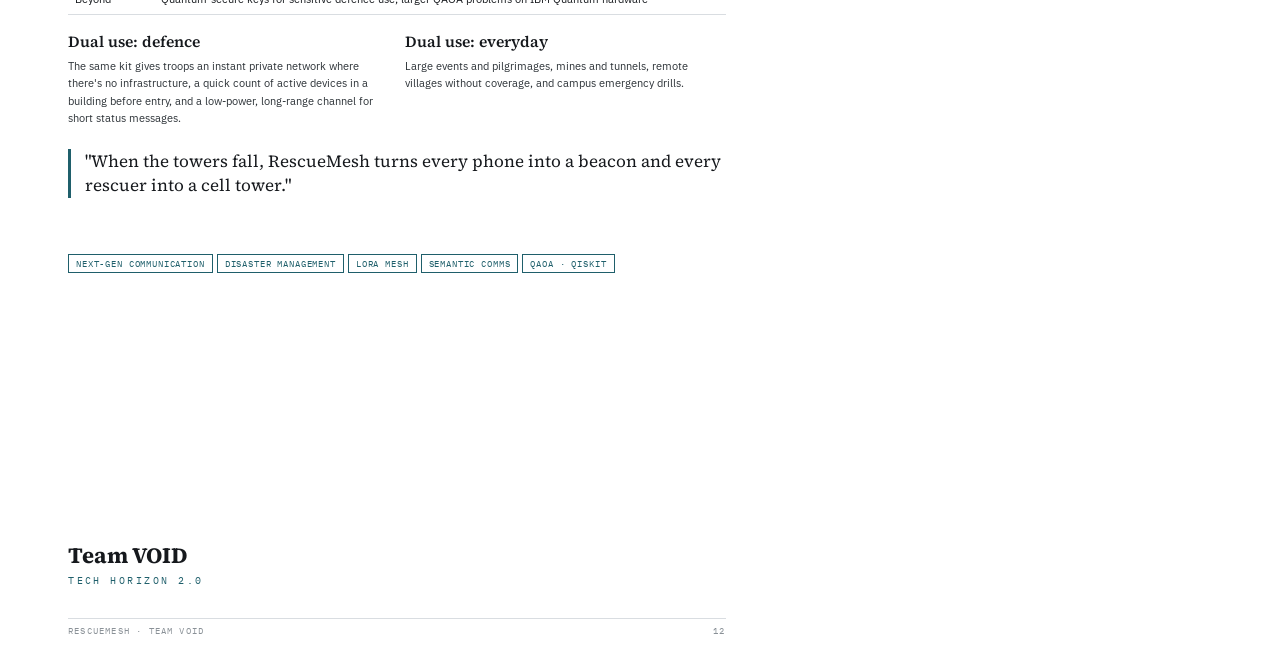
<file: rescuemesh/rescuemesh.html>
<!DOCTYPE html><html><head><meta charset="utf-8"><title>RescueMesh</title>
<link href="f/fonts.css" rel="stylesheet">
<style>
@page{size:A4;margin:0}
:root{--ink:#16191d;--mut:#5b636b;--line:#d9dde1;--teal:#1f5f6b;--tl:#e8f0f1;--acc:#b5532a;--al:#fbeee8;--paper:#ffffff}
*{box-sizing:border-box;margin:0;padding:0}
body{font-family:'IBM Plex Sans','Liberation Sans',sans-serif;color:var(--ink);background:#fff}
.pg{width:210mm;height:297mm;padding:20mm 18mm 18mm;position:relative;page-break-after:always;overflow:hidden}
.ey{font-family:'IBM Plex Mono',monospace;font-size:9.5px;letter-spacing:.26em;text-transform:uppercase;color:var(--teal);margin-bottom:10px}
h1{font-family:'Source Serif 4',serif;font-size:46px;line-height:1.05;font-weight:700}
h2{font-family:'Source Serif 4',serif;font-size:27px;line-height:1.18;font-weight:700;margin-bottom:12px}
h3{font-family:'Source Serif 4',serif;font-size:15.5px;font-weight:600;margin:0 0 5px}
p,li{font-size:11.3px;line-height:1.55;color:#2c3237}
p+p{margin-top:7px}
ul,ol{padding-left:17px} li{margin-bottom:3px}
.lead{font-family:'Source Serif 4',serif;font-size:15px;color:var(--mut);line-height:1.5;margin-bottom:16px}
.ft{position:absolute;left:18mm;right:18mm;bottom:9mm;display:flex;justify-content:space-between;font-family:'IBM Plex Mono',monospace;font-size:8.5px;letter-spacing:.14em;color:#8a9197;text-transform:uppercase;border-top:1px solid var(--line);padding-top:6px}
.g2{display:grid;grid-template-columns:1fr 1fr;gap:16px}.g3{display:grid;grid-template-columns:repeat(3,1fr);gap:14px}.g4{display:grid;grid-template-columns:repeat(4,1fr);gap:10px}
.card{border-top:2px solid var(--ink);padding-top:8px}
.box{background:#f4f6f7;padding:12px 14px}
.tbox{background:var(--tl);padding:12px 14px}
.abox{background:var(--al);padding:12px 14px}
.k{font-family:'Source Serif 4',serif;font-size:30px;font-weight:700;color:var(--teal);line-height:1}
.kl{font-size:10px;color:var(--mut);margin-top:4px;line-height:1.4}
.n{font-family:'IBM Plex Mono',monospace;font-size:9.5px;color:var(--acc);letter-spacing:.14em;margin-bottom:4px;text-transform:uppercase}
table{border-collapse:collapse;width:100%;font-size:10.6px}
th{font-family:'IBM Plex Mono',monospace;font-size:8.8px;letter-spacing:.12em;text-transform:uppercase;color:var(--mut);text-align:left;font-weight:500;border-bottom:1.5px solid var(--ink);padding:6px 7px}
td{padding:6px 7px;border-bottom:1px solid var(--line);vertical-align:top;line-height:1.45}
tr.hl td{background:var(--tl);font-weight:600}
.mono{font-family:'IBM Plex Mono',monospace}
.note{font-size:9.8px;color:#7a828a;font-style:italic}
svg text{font-family:'IBM Plex Sans',sans-serif}
.sec{margin-top:16px}
.tag{display:inline-block;font-family:'IBM Plex Mono',monospace;font-size:8.5px;letter-spacing:.1em;border:1px solid var(--teal);color:var(--teal);padding:3px 7px;margin:0 4px 4px 0;text-transform:uppercase}
.quote{font-family:'Source Serif 4',serif;font-size:17px;line-height:1.45;border-left:3px solid var(--teal);padding-left:14px;color:var(--ink)}
</style></head><body>

<!-- 1 COVER -->
<section class="pg" style="padding-top:34mm">
<div class="ey">Tech Horizon 2.0 · Next-Gen Communication · Build Plan</div>
<h1>RescueMesh</h1>
<p class="lead" style="font-size:19px;margin-top:10px;max-width:150mm">A carry-and-drop emergency network that finds survivors through their phones and lets them call for help when every tower is down.</p>
<svg viewBox="0 0 700 330" width="100%" style="margin-top:12mm">
 <defs><marker id="a" viewBox="0 0 10 10" refX="9" refY="5" markerWidth="7" markerHeight="7" orient="auto"><path d="M0 0L10 5L0 10z" fill="#1f5f6b"/></marker></defs>
 <!-- rubble -->
 <path d="M20 280 L80 230 L130 250 L170 205 L230 245 L280 220 L300 280 Z" fill="#eef0f1" stroke="#9aa3aa"/>
 <g font-size="11" fill="#b5532a"><circle cx="110" cy="255" r="5" fill="#b5532a"/><circle cx="200" cy="240" r="5" fill="#b5532a"/><circle cx="250" cy="262" r="5" fill="#b5532a"/>
 <circle cx="110" cy="255" r="16" fill="none" stroke="#b5532a" opacity=".5"/><circle cx="110" cy="255" r="28" fill="none" stroke="#b5532a" opacity=".25"/>
 <circle cx="200" cy="240" r="16" fill="none" stroke="#b5532a" opacity=".5"/><circle cx="250" cy="262" r="16" fill="none" stroke="#b5532a" opacity=".5"/>
 <text x="40" y="305">Trapped survivors with phones · no network</text></g>
 <!-- rescuer node -->
 <rect x="330" y="200" width="70" height="44" rx="6" fill="#16191d"/><text x="341" y="226" fill="#fff" font-size="11" font-weight="600">NODE A</text>
 <text x="318" y="262" font-size="10.5" fill="#5b636b">rescuer backpack</text>
 <path d="M300 245 Q315 240 328 228" stroke="#b5532a" stroke-width="1.5" fill="none" stroke-dasharray="4 3"/>
 <!-- balloon relay -->
 <g><ellipse cx="500" cy="60" rx="20" ry="24" fill="#e8f0f1" stroke="#1f5f6b"/><ellipse cx="530" cy="70" rx="18" ry="22" fill="#e8f0f1" stroke="#1f5f6b"/><ellipse cx="514" cy="40" rx="18" ry="22" fill="#e8f0f1" stroke="#1f5f6b"/>
 <line x1="514" y1="90" x2="514" y2="118" stroke="#1f5f6b"/><rect x="494" y="118" width="40" height="26" rx="4" fill="#1f5f6b"/><text x="500" y="135" fill="#fff" font-size="10">RELAY</text>
 <line x1="514" y1="144" x2="514" y2="290" stroke="#9aa3aa" stroke-dasharray="2 3"/></g>
 <path d="M402 210 L490 140" stroke="#1f5f6b" stroke-width="2" marker-end="url(#a)"/><text x="410" y="160" font-size="10.5" fill="#1f5f6b">LoRa · km range</text>
 <!-- command -->
 <rect x="590" y="200" width="100" height="70" rx="6" fill="#fff" stroke="#16191d"/><text x="600" y="218" font-size="10" font-weight="600">COMMAND</text>
 <rect x="600" y="226" width="80" height="36" fill="#e8f0f1"/><circle cx="620" cy="240" r="4" fill="#b5532a"/><circle cx="650" cy="250" r="4" fill="#b5532a"/><circle cx="665" cy="236" r="4" fill="#d9a21b"/>
 <path d="M536 135 L600 198" stroke="#1f5f6b" stroke-width="2" marker-end="url(#a)"/>
 <text x="560" y="300" font-size="10.5" fill="#5b636b">live triage map · no internet</text>
</svg>
<div class="g4" style="margin-top:12mm">
<div class="card"><div class="n">Find</div><p>Detect phones under rubble from their Wi-Fi and Bluetooth signals</p></div>
<div class="card"><div class="n">Connect</div><p>"SOS – Rescue Network": any phone, no app, no internet</p></div>
<div class="card"><div class="n">Compress</div><p>AI turns each SOS into a 16-byte triage code</p></div>
<div class="card"><div class="n">Relay</div><p>Self-healing LoRa mesh, relays placed with quantum optimisation</p></div>
</div>
<div style="position:absolute;left:18mm;bottom:18mm"><div class="ey" style="margin:0 0 3px">Team</div><div style="font-family:'Source Serif 4',serif;font-size:22px;font-weight:700">Team VOID</div></div>
</section>

<!-- 2 PROBLEM -->
<section class="pg">
<div class="ey">01 · The problem</div>
<h2>In a disaster, the network dies first, and the people who need it most are the ones who can't reach anyone.</h2>
<p class="lead">Earthquakes, floods, cyclones and landslides knock out power and mobile towers within minutes. Survivors often still hold working phones, but with no network those phones are silent.</p>
<div class="g3">
<div class="box"><div class="k">72 h</div><div class="kl">The "golden window": survival chances fall sharply the longer someone stays trapped.</div></div>
<div class="box"><div class="k">0 bars</div><div class="kl">Towers lose power or backhaul; the networks people depend on vanish exactly when needed.</div></div>
<div class="box"><div class="k">Blind</div><div class="kl">Rescuers search building by building with no idea where people are or who is most critical.</div></div>
</div>
<div class="sec g2">
<div><h3>Who is affected</h3><ul>
<li><b>Survivors:</b> trapped or stranded, unable to say where they are or what they need.</li>
<li><b>Rescue teams (NDRF, SDRF, fire services, Army):</b> spend precious hours searching blindly.</li>
<li><b>Command centres:</b> no live picture of who needs help first.</li></ul></div>
<div><h3>Why current solutions fall short</h3>
<table><tr><th>Today</th><th>Limitation</th></tr>
<tr><td>Satellite phones</td><td>Expensive, few units, rescuers only, survivors can't use them</td></tr>
<tr><td>Walkie-talkies</td><td>Voice only; survivors don't have them</td></tr>
<tr><td>Cell-on-Wheels trucks</td><td>Need roads, take hours or days to arrive</td></tr>
<tr><td>Offline mesh apps</td><td>Must be installed <i>before</i> the disaster</td></tr>
<tr><td>Thermal / sniffer dogs</td><td>Find people, but can't receive their needs</td></tr></table></div>
</div>
<div class="sec quote">Problem statement: give survivors a way to call for help, and rescuers a way to find and prioritise them, within minutes of a disaster, using the phones people already carry and no infrastructure at all.</div>
<div class="ft"><span>RescueMesh · Team VOID</span><span>02</span></div>
</section>

<!-- 3 SOLUTION -->
<section class="pg">
<div class="ey">02 · The solution</div>
<h2>RescueMesh: a pocket emergency network that rescuers carry in and drop on site.</h2>
<p class="lead">Three small battery-powered nodes create a working network in minutes. They find survivors, give them a way to ask for help, and carry those messages kilometres to the command post.</p>
<div class="g2" style="row-gap:16px">
<div class="box"><div class="n">Function 1 · Find</div><h3>Survivor detection from phone signals</h3><p>Even with no network, phones keep broadcasting Wi-Fi probe requests and Bluetooth adverts while they search. Node A listens for them and logs signal strength (RSSI) with its GPS position. As the rescuer walks, the dashboard builds a <b>heat map of where phones, and people, probably are</b>.</p></div>
<div class="box"><div class="n">Function 2 · Connect</div><h3>"SOS – Rescue Network" hotspot</h3><p>Node A also opens an open Wi-Fi network. Joining it pops up a one-page help form automatically (captive portal, like hotel Wi-Fi): <i>people count, injuries, needs, a short message</i>. The phone's location is attached. <b>No app, no internet, any phone.</b></p></div>
<div class="box"><div class="n">Function 3 · Compress</div><h3>AI semantic compression</h3><p>LoRa reaches kilometres but carries only tiny packets. Instead of sending the whole form, an AI step extracts the meaning ("3 people, 1 critical, needs medical + water") and packs it into a <b>16-byte triage code</b>. This is "semantic communication", a 6G research direction: send the meaning, not the data.</p></div>
<div class="box"><div class="n">Function 4 · Relay</div><h3>Self-healing LoRa mesh</h3><p>Relay nodes on a pole, a helium balloon or a building edge pass packets hop by hop to the command node. If a relay dies, packets reroute. Relay positions are chosen by a <b>quantum optimisation (QAOA)</b> step that maximises how many survivors stay connected.</p></div>
</div>
<div class="sec tbox"><h3>What command sees</h3><p>A live map with colour-coded pins (<b style="color:#b5532a">red = critical</b>, amber = urgent, green = stable), the phone-signal heat map, which relay each message came through, and an audible alert for critical cases. All of it works <b>fully offline</b>.</p></div>
<div class="ft"><span>RescueMesh · Team VOID</span><span>03</span></div>
</section>

<!-- 4 ARCHITECTURE -->
<section class="pg">
<div class="ey">03 · How it works</div>
<h2>System architecture</h2>
<svg viewBox="0 0 700 430" width="100%">
 <defs><marker id="b" viewBox="0 0 10 10" refX="9" refY="5" markerWidth="7" markerHeight="7" orient="auto"><path d="M0 0L10 5L0 10z" fill="#16191d"/></marker></defs>
 <g font-size="11">
 <rect x="0" y="20" width="130" height="300" fill="#fbeee8"/><text x="10" y="40" font-size="9" fill="#b5532a" letter-spacing="2">SURVIVORS</text>
 <rect x="15" y="60" width="100" height="60" rx="8" fill="#fff" stroke="#b5532a"/><text x="27" y="84" font-weight="600">Phone</text><text x="27" y="102" fill="#5b636b" font-size="10">Wi-Fi/BT probes</text>
 <rect x="15" y="150" width="100" height="60" rx="8" fill="#fff" stroke="#b5532a"/><text x="27" y="174" font-weight="600">Phone</text><text x="27" y="192" fill="#5b636b" font-size="10">joins SOS Wi-Fi</text>
 <rect x="15" y="240" width="100" height="60" rx="8" fill="#fff" stroke="#b5532a"/><text x="27" y="264" font-weight="600">Phone</text><text x="27" y="282" fill="#5b636b" font-size="10">fills help form</text>
 <path d="M130 90 L175 140" stroke="#16191d" marker-end="url(#b)"/><path d="M130 180 L175 180" stroke="#16191d" marker-end="url(#b)"/><path d="M130 270 L175 220" stroke="#16191d" marker-end="url(#b)"/>
 <rect x="180" y="20" width="160" height="300" fill="#16191d"/><text x="192" y="40" font-size="9" fill="#9cc3c9" letter-spacing="2">NODE A · BACKPACK</text>
 <text x="192" y="70" fill="#fff" font-weight="600">ESP32 #1</text>
 <text x="192" y="92" fill="#c9cfd4" font-size="10">• Probe/BLE scanner (RSSI)</text>
 <text x="192" y="110" fill="#c9cfd4" font-size="10">• SOS hotspot + captive portal</text>
 <text x="192" y="128" fill="#c9cfd4" font-size="10">• GPS tag (NEO-6M)</text>
 <text x="192" y="146" fill="#c9cfd4" font-size="10">• Triage encoder (16 B)</text>
 <rect x="192" y="170" width="136" height="40" fill="#2a3036"/><text x="202" y="195" fill="#fff" font-size="10.5">LoRa radio (SX127x)</text>
 <rect x="192" y="225" width="136" height="80" fill="#2a3036"/><text x="202" y="246" fill="#9cc3c9" font-size="9.5">PACKET (16 bytes)</text><text x="202" y="264" fill="#fff" font-size="9.5" class="mono">id · lat · lon · n</text><text x="202" y="280" fill="#fff" font-size="9.5" class="mono">severity · needs</text><text x="202" y="296" fill="#fff" font-size="9.5" class="mono">time · hops · crc</text>
 <path d="M340 190 L395 190" stroke="#1f5f6b" stroke-width="2" marker-end="url(#b)"/>
 <rect x="400" y="110" width="120" height="160" fill="#e8f0f1" stroke="#1f5f6b"/><text x="410" y="130" font-size="9" fill="#1f5f6b" letter-spacing="2">RELAY NODES</text>
 <text x="410" y="155" font-weight="600">ESP32 + LoRa</text><text x="410" y="175" font-size="10" fill="#5b636b">pole · balloon · rooftop</text><text x="410" y="195" font-size="10" fill="#5b636b">store-and-forward</text><text x="410" y="215" font-size="10" fill="#5b636b">duplicate filtering</text><text x="410" y="235" font-size="10" fill="#5b636b">placed by QAOA</text><text x="410" y="255" font-size="10" fill="#5b636b">self-healing routes</text>
 <path d="M520 190 L565 190" stroke="#1f5f6b" stroke-width="2" marker-end="url(#b)"/>
 <rect x="570" y="40" width="130" height="300" fill="#fff" stroke="#16191d"/><text x="580" y="60" font-size="9" fill="#5b636b" letter-spacing="2">COMMAND POST</text>
 <text x="580" y="85" font-weight="600">ESP32 + LoRa gateway</text><text x="580" y="103" font-size="10" fill="#5b636b">USB to laptop</text>
 <rect x="580" y="120" width="110" height="90" fill="#e8f0f1"/><circle cx="600" cy="145" r="5" fill="#b5532a"/><circle cx="640" cy="170" r="5" fill="#d9a21b"/><circle cx="665" cy="140" r="5" fill="#2e8b57"/><circle cx="620" cy="190" r="5" fill="#b5532a"/>
 <text x="580" y="230" font-size="10">Python dashboard</text><text x="580" y="248" font-size="10" fill="#5b636b">triage map · heat map</text><text x="580" y="266" font-size="10" fill="#5b636b">AI message decoder</text><text x="580" y="284" font-size="10" fill="#5b636b">QAOA relay planner</text><text x="580" y="302" font-size="10" fill="#5b636b">critical-case alarm</text>
 </g>
 <rect x="0" y="350" width="700" height="70" fill="#f4f6f7"/>
 <text x="14" y="374" font-size="9" fill="#1f5f6b" letter-spacing="2">DATA FLOW</text>
 <text x="14" y="396" font-size="11">Phone signal / SOS form → Node A encodes 16-byte triage packet → LoRa hop(s) through relays → gateway → dashboard decodes,</text>
 <text x="14" y="412" font-size="11">plots and prioritises. End-to-end in seconds, no internet anywhere in the chain.</text>
</svg>
<div class="sec"><h3>The 16-byte triage packet</h3>
<table><tr><th>Field</th><th>Bytes</th><th>Example</th></tr>
<tr><td>Message ID + source node</td><td class="mono">2</td><td>#0042 from Node A</td></tr>
<tr><td>Latitude, longitude (scaled integers)</td><td class="mono">8</td><td>17.3850, 78.4867</td></tr>
<tr><td>People count · severity (critical / urgent / stable)</td><td class="mono">1</td><td>3 people · critical</td></tr>
<tr><td>Needs bitmask (medical, water, food, evacuation, shelter, child, elderly, trapped)</td><td class="mono">1</td><td>medical + water + trapped</td></tr>
<tr><td>Timestamp offset · hop count</td><td class="mono">2</td><td>+04:12 min · 2 hops</td></tr>
<tr><td>Checksum (CRC-16)</td><td class="mono">2</td><td>integrity check</td></tr></table>
<p class="note" style="margin-top:6px">A typical web form submission is several hundred bytes, often more with free text. 16 bytes keeps each LoRa transmission short, so more survivors can be served on the same channel.</p></div>
<div class="ft"><span>RescueMesh · Team VOID</span><span>04</span></div>
</section>

<!-- 5 NOVELTY -->
<section class="pg">
<div class="ey">04 · Novelty</div>
<h2>What makes RescueMesh different</h2>
<div class="g2" style="row-gap:14px">
<div class="card"><div class="n">N-01</div><h3>Find and talk in one device</h3><p>Existing tools either locate people (thermal, dogs, radar) or give rescuers comms (sat phones, radios). RescueMesh does both and lets the <i>survivor</i> speak.</p></div>
<div class="card"><div class="n">N-02</div><h3>Zero-install for survivors</h3><p>A captive portal works on any smartphone with no app, account or internet. Most offline-mesh solutions only work if an app was installed beforehand.</p></div>
<div class="card"><div class="n">N-03</div><h3>Semantic compression with AI</h3><p>We send the <i>meaning</i> of a message, not its raw data, a core idea in 6G research. Free-text pleas become structured triage codes that fit long-range, low-bandwidth radio.</p></div>
<div class="card"><div class="n">N-04</div><h3>Quantum-optimised relay placement</h3><p>Choosing where to put a few relays to cover the most survivors is a combinatorial optimisation. We solve it with QAOA on Qiskit and compare against brute force.</p></div>
<div class="card"><div class="n">N-05</div><h3>Triage built into the network</h3><p>Packets carry severity, so the command map and alarms put critical cases first. The network itself does triage.</p></div>
<div class="card"><div class="n">N-06</div><h3>Deploy anywhere, cheaply</h3><p>Under ₹4,000 per kit, battery powered, carried in a backpack, raised on a pole or a helium balloon. No trucks, towers or roads needed.</p></div>
</div>
<div class="sec"><h3>Compared with existing options</h3>
<table><tr><th>Capability</th><th>Sat phone</th><th>Walkie-talkie</th><th>Cell-on-Wheels</th><th>Mesh app</th><th>RescueMesh</th></tr>
<tr><td>Survivors can use their own phones</td><td>✗</td><td>✗</td><td>✓</td><td>only if pre-installed</td><td><b>✓</b></td></tr>
<tr><td>Finds people who can't respond</td><td>✗</td><td>✗</td><td>✗</td><td>✗</td><td><b>✓</b></td></tr>
<tr><td>Works with no infrastructure</td><td>✓</td><td>✓</td><td>needs roads</td><td>✓ (short range)</td><td><b>✓ (km range)</b></td></tr>
<tr><td>Prioritises critical cases</td><td>✗</td><td>✗</td><td>✗</td><td>✗</td><td><b>✓</b></td></tr>
<tr><td>Deploy time</td><td>minutes</td><td>minutes</td><td>hours to days</td><td>minutes</td><td><b>minutes</b></td></tr>
<tr><td>Cost per kit</td><td>very high</td><td>low</td><td>very high</td><td>free</td><td><b>&lt; ₹4,000</b></td></tr></table></div>
<div class="ft"><span>RescueMesh · Team VOID</span><span>05</span></div>
</section>

<!-- 6 QUANTUM -->
<section class="pg">
<div class="ey">05 · The quantum part</div>
<h2>Where should the relays go? A quantum optimisation answers it.</h2>
<p class="lead">With only a few relays, where you place them decides how many survivors stay connected. That's a "choose K of N" problem, and it grows explosively as maps get bigger.</p>
<div class="g2">
<div>
<h3>How we use QAOA</h3>
<ol>
<li><b>Input:</b> candidate relay spots (rooftops, poles, open ground) and survivor clusters from the phone-signal heat map, weighted by estimated people.</li>
<li><b>Formulate:</b> maximise survivors within radio range of a relay, with a penalty if we don't place exactly K relays. This becomes a <b>QUBO</b>, then a <b>cost Hamiltonian H<sub>C</sub></b>.</li>
<li><b>Quantum circuit:</b> one qubit per candidate spot. QAOA alternates the cost layer e<sup>−iγH<sub>C</sub></sup> with a mixer layer e<sup>−iβΣX</sup>, with p = 2 layers.</li>
<li><b>Optimise:</b> a classical optimiser (COBYLA) tunes γ and β on <b>Qiskit Aer</b>.</li>
<li><b>Output:</b> the relay placement, shown on the dashboard map.</li>
</ol></div>
<div>
<svg viewBox="0 0 330 260" width="100%">
 <rect x="0" y="0" width="330" height="260" fill="#f4f6f7"/>
 <text x="10" y="18" font-size="9" fill="#5b636b" letter-spacing="2">OUR TEST MAP (6 SPOTS, 8 CLUSTERS)</text>
 <g fill="#b5532a" opacity=".85"><circle cx="40" cy="190" r="9"/><circle cx="100" cy="225" r="5"/><circle cx="190" cy="225" r="7"/><circle cx="250" cy="170" r="11"/><circle cx="70" cy="70" r="7"/><circle cx="130" cy="70" r="12"/><circle cx="190" cy="100" r="5"/><circle cx="250" cy="45" r="9"/></g>
 <g fill="none" stroke="#9aa3aa" stroke-dasharray="3 3"><circle cx="40" cy="225" r="2"/></g>
 <g font-size="10">
 <rect x="27" y="212" width="14" height="14" fill="#fff" stroke="#16191d"/><text x="22" y="244">0</text>
 <rect x="117" y="212" width="14" height="14" fill="#fff" stroke="#16191d"/><text x="113" y="244">1</text>
 <rect x="207" y="182" width="14" height="14" fill="#1f5f6b"/><text x="203" y="214">2 ✓</text>
 <rect x="57" y="92" width="14" height="14" fill="#1f5f6b"/><text x="53" y="124">3 ✓</text>
 <rect x="147" y="92" width="14" height="14" fill="#fff" stroke="#16191d"/><text x="143" y="124">4</text>
 <rect x="237" y="62" width="14" height="14" fill="#fff" stroke="#16191d"/><text x="233" y="94">5</text>
 <circle cx="214" cy="189" r="70" fill="#1f5f6b" opacity=".08"/><circle cx="64" cy="99" r="70" fill="#1f5f6b" opacity=".08"/>
 </g>
 <text x="10" y="255" font-size="9.5" fill="#5b636b">■ relay spot (teal = chosen) · ● survivor cluster</text>
</svg></div></div>
<div class="sec"><h3>Our result (run on Qiskit Aer)</h3>
<table><tr><th>Setting</th><th>Value</th></tr>
<tr><td>Qubits / candidate relay spots</td><td>6</td></tr>
<tr><td>Relays to place (K)</td><td>2</td></tr>
<tr><td>QAOA depth</td><td>p = 2, COBYLA, 8,192 shots</td></tr>
<tr class="hl"><td>QAOA best placement</td><td>spots 2 and 3 → covers 13 of 21 people</td></tr>
<tr class="hl"><td>Brute-force optimum</td><td>spots 2 and 3 → 13 people (match ✓)</td></tr>
<tr><td>Chance QAOA samples the optimum</td><td>3.7 % vs 1.6 % random (≈ 2.3× better)</td></tr></table></div>
<div class="sec abox"><h3>Being honest with judges</h3><p>At 6 spots a laptop solves this instantly by trying every option, so we don't claim a speed-up today. QAOA is the method that scales as maps grow to hundreds of spots and quantum hardware matures. We show it working, verify it against the exact answer, and keep a classical solver as the fallback. Judges respect that honesty.</p></div>
<div class="ft"><span>RescueMesh · Team VOID</span><span>06</span></div>
</section>

<!-- 7 HARDWARE -->
<section class="pg">
<div class="ey">06 · Hardware</div>
<h2>Hardware requirements</h2>
<p class="lead">Everything is off-the-shelf and available in India. Buy one spare ESP32 and one spare LoRa module; parts burn out at hackathons.</p>
<h3>Must-have (≈ ₹3,500)</h3>
<table><tr><th>#</th><th>Part</th><th>Qty</th><th>Used for</th><th style="text-align:right">₹ approx.</th></tr>
<tr><td>1</td><td>ESP32 DevKit V1 (WROOM-32)</td><td>3 (+1 spare)</td><td>Node A, relay, command gateway</td><td style="text-align:right">450 each</td></tr>
<tr><td>2</td><td>LoRa module: RFM95W / Ra-01H (865–867 MHz) <i>or</i> Ra-02 (433 MHz). All three must match</td><td>3 (+1 spare)</td><td>long-range mesh</td><td style="text-align:right">350–600 each</td></tr>
<tr><td>3</td><td>Antennas matching the LoRa frequency (spring or SMA)</td><td>3</td><td>range (never power LoRa without an antenna)</td><td style="text-align:right">50–150 each</td></tr>
<tr><td>4</td><td>NEO-6M GPS module + antenna</td><td>1</td><td>geo-tag detections and SOS on Node A</td><td style="text-align:right">450</td></tr>
<tr><td>5</td><td>Breadboards + male/female jumper wires</td><td>3 sets</td><td>wiring</td><td style="text-align:right">300</td></tr>
<tr><td>6</td><td>Power banks with micro-USB / USB-C cables</td><td>3</td><td>portable power</td><td style="text-align:right">borrow</td></tr>
<tr><td>7</td><td>Laptop</td><td>1–2</td><td>dashboard, AI decoder, QAOA</td><td style="text-align:right">have</td></tr></table>
<h3 style="margin-top:12px">Nice-to-have (adds polish)</h3>
<table><tr><th>Part</th><th>Why</th><th style="text-align:right">₹</th></tr>
<tr><td>0.96" OLED displays (I²C) ×3</td><td>each node shows "SOS: 3 · Phones: 12"</td><td style="text-align:right">200 each</td></tr>
<tr><td>Buzzer + red LED</td><td>command post alarm on critical SOS</td><td style="text-align:right">50</td></tr>
<tr><td>Small plastic or 3D-printed boxes</td><td>makes nodes look like real products</td><td style="text-align:right">~200</td></tr>
<tr><td>Tripod or 2–3 m pole</td><td>relay "mast mode"</td><td style="text-align:right">borrow</td></tr>
<tr><td>6–8 helium party balloons + string</td><td>relay "aerostat mode", the visual wow</td><td style="text-align:right">300–500</td></tr>
<tr><td>Backpack / chest strap</td><td>Node A rescuer mount</td><td style="text-align:right">have</td></tr></table>
<h3 style="margin-top:12px">Wiring (every node)</h3>
<div class="g2"><table><tr><th>LoRa pin</th><th>ESP32 pin</th></tr>
<tr><td>VCC</td><td>3.3 V (never 5 V)</td></tr><tr><td>GND</td><td>GND</td></tr><tr><td>SCK / MISO / MOSI</td><td>GPIO 18 / 19 / 23</td></tr><tr><td>NSS (CS) · RST · DIO0</td><td>GPIO 5 · 14 · 26</td></tr></table>
<table><tr><th>Other</th><th>ESP32 pin</th></tr><tr><td>GPS TX → RX2</td><td>GPIO 16 (Node A only)</td></tr><tr><td>OLED SDA / SCL</td><td>GPIO 21 / 22</td></tr><tr><td>Buzzer (+)</td><td>GPIO 25 (command)</td></tr><tr><td>LED (+) via 220 Ω</td><td>GPIO 27 (command)</td></tr></table></div>
<p class="note" style="margin-top:8px">Where to buy: Robu.in, Robocraze, ElectronicsComp, or a local electronics market (Hyderabad: Koti / CTC). India's 865–867 MHz and 433 MHz bands are licence-exempt for low-power devices; keep transmit power at module defaults.</p>
<div class="ft"><span>RescueMesh · Team VOID</span><span>07</span></div>
</section>

<!-- 8 SOFTWARE -->
<section class="pg">
<div class="ey">07 · Software</div>
<h2>Software and tech stack</h2>
<table style="margin-top:6px"><tr><th style="width:24%">Layer</th><th>Tools</th><th>What it does</th></tr>
<tr><td><b>Node A firmware</b></td><td>Arduino C++ · ESP32 core · WiFi promiscuous mode · NimBLE · DNSServer + WebServer · TinyGPS++ · LoRa (sandeepmistry)</td><td>scans probes and BLE, serves the captive portal, encodes 16-byte packets, sends over LoRa</td></tr>
<tr><td><b>Relay firmware</b></td><td>Arduino C++ · LoRa</td><td>store-and-forward, duplicate filter by message ID, hop count, retry</td></tr>
<tr><td><b>Gateway firmware</b></td><td>Arduino C++ · LoRa · Serial</td><td>receives packets, checks CRC, forwards to laptop over USB, sounds alarm</td></tr>
<tr><td><b>AI triage</b></td><td>Python · small on-device language model or keyword/rule extractor as fallback</td><td>turns free text ("my father can't move his leg, we have no water") into severity + needs codes</td></tr>
<tr><td><b>Quantum</b></td><td>Qiskit · Qiskit Aer · SciPy (COBYLA)</td><td>QAOA relay placement, verified against brute force</td></tr>
<tr><td><b>Dashboard</b></td><td>Python · Streamlit or Flask · Folium / Leaflet (offline map tiles cached)</td><td>live triage map, phone heat map, relay paths, alarms</td></tr></table>
<div class="sec g2">
<div class="box"><h3>Survivor detection: honest limits</h3><p>Modern phones randomise their Wi-Fi MAC address, so we <b>estimate device count and rough location; we never identify people</b>. Signal strength gives distance only roughly (a few metres to tens of metres), so we combine readings from several positions to narrow it down. Phones in airplane mode or switched off can't be found, which is why the SOS hotspot is the second channel.</p></div>
<div class="box"><h3>AI triage: why it matters</h3><p>Panicked people type messy messages. The AI extracts what rescuers need (how many, how bad, what's needed) and fills the triage fields, so even an unstructured plea becomes a 16-byte, prioritised packet. If the model fails, the form's checkboxes still fill the packet.</p></div></div>
<div class="sec"><h3>Repository layout (to create)</h3>
<pre class="mono" style="font-size:10px;background:#f4f6f7;padding:10px 12px;line-height:1.5">rescuemesh/
├── firmware/node_a/     scanner + captive portal + GPS + LoRa TX
├── firmware/relay/      store-and-forward mesh
├── firmware/gateway/    LoRa RX → USB serial + alarm
├── ai/triage.py         free text → severity + needs bitmask
├── quantum/qaoa_relay.py   relay placement (Qiskit Aer)
└── dashboard/app.py     live map, heat map, alerts</pre></div>
<div class="ft"><span>RescueMesh · Team VOID</span><span>08</span></div>
</section>

<!-- 9 PLAN -->
<section class="pg">
<div class="ey">08 · 24-hour plan</div>
<h2>Who does what, hour by hour</h2>
<p class="lead">Written for a team of four; with three, merge the AI and dashboard roles.</p>
<svg viewBox="0 0 700 250" width="100%">
 <g font-size="10">
 <g fill="#5b636b" class="mono" font-size="9"><text x="120" y="14">H0</text><text x="215" y="14">H4</text><text x="310" y="14">H8</text><text x="405" y="14">H12</text><text x="500" y="14">H16</text><text x="595" y="14">H20</text><text x="680" y="14">H24</text></g>
 <g stroke="#e3e6e9"><line x1="125" y1="20" x2="125" y2="230"/><line x1="220" y1="20" x2="220" y2="230"/><line x1="315" y1="20" x2="315" y2="230"/><line x1="410" y1="20" x2="410" y2="230"/><line x1="505" y1="20" x2="505" y2="230"/><line x1="600" y1="20" x2="600" y2="230"/><line x1="695" y1="20" x2="695" y2="230"/></g>
 <text x="0" y="45" font-weight="600">P1 · Hardware</text>
 <rect x="125" y="30" width="95" height="24" fill="#16191d"/><text x="130" y="46" fill="#fff">wire 3 nodes</text>
 <rect x="220" y="30" width="142" height="24" fill="#3b444b"/><text x="225" y="46" fill="#fff">LoRa ping + relay hop</text>
 <rect x="410" y="30" width="190" height="24" fill="#9aa3aa"/><text x="415" y="46">range tests, boxes, balloon/pole</text>
 <text x="0" y="95" font-weight="600">P2 · Node A</text>
 <rect x="125" y="80" width="118" height="24" fill="#1f5f6b"/><text x="130" y="96" fill="#fff">captive portal + form</text>
 <rect x="243" y="80" width="118" height="24" fill="#2f7c89"/><text x="248" y="96" fill="#fff">probe/BLE scanner</text>
 <rect x="361" y="80" width="95" height="24" fill="#5f9aa3"/><text x="366" y="96" fill="#fff">GPS + packet</text>
 <text x="0" y="145" font-weight="600">P3 · AI + Quantum</text>
 <rect x="125" y="130" width="142" height="24" fill="#b5532a"/><text x="130" y="146" fill="#fff">AI triage extractor</text>
 <rect x="267" y="130" width="142" height="24" fill="#d08462"/><text x="272" y="146" fill="#fff">QAOA relay planner</text>
 <text x="0" y="195" font-weight="600">P4 · Dashboard</text>
 <rect x="125" y="180" width="190" height="24" fill="#d9a21b"/><text x="130" y="196">map + serial reader + pins</text>
 <rect x="315" y="180" width="142" height="24" fill="#e8c46b"/><text x="320" y="196">heat map + alarms</text>
 <rect x="456" y="80" width="144" height="124" fill="#e8f0f1" stroke="#1f5f6b"/><text x="466" y="120" fill="#1f5f6b" font-weight="600">INTEGRATION</text><text x="466" y="138" fill="#1f5f6b">end-to-end runs</text><text x="466" y="154" fill="#1f5f6b">fix bugs together</text>
 <rect x="600" y="30" width="95" height="174" fill="#fbeee8" stroke="#b5532a"/><text x="608" y="100" fill="#b5532a" font-weight="600">DEMO PREP</text><text x="608" y="118" fill="#b5532a">rehearse ×3</text><text x="608" y="134" fill="#b5532a">record backup</text><text x="608" y="150" fill="#b5532a">video</text>
 <line x1="410" y1="20" x2="410" y2="230" stroke="#16191d" stroke-dasharray="4 4"/><text x="414" y="226" font-size="9">Checkpoint: SOS from a phone reaches the laptop</text>
 </g></svg>
<div class="sec"><h3>Build order (de-risked)</h3>
<ol><li><b>H0–H4:</b> two ESP32s exchange "hello" over LoRa. <i>If this works, the project works.</i></li>
<li><b>H4–H8:</b> captive portal on Node A; phone submits the form; packet reaches the laptop through one hop.</li>
<li><b>H8–H12:</b> add the relay hop and the dashboard map. <b>Minimum viable demo done.</b></li>
<li><b>H12–H16:</b> phone-signal scanner and heat map, AI triage, QAOA planner.</li>
<li><b>H16–H20:</b> polish: OLEDs, alarm, boxes, balloon or pole, range test across the venue.</li>
<li><b>H20–H24:</b> rehearse, record a backup video, prepare the pitch.</li></ol></div>
<div class="sec abox"><h3>Before the hackathon (allowed prep)</h3><p>Order parts now. Install Arduino IDE with the ESP32 core and LoRa library, and Python with Qiskit and Streamlit. Test that every board flashes. Cache offline map tiles of the venue area. Do <b>not</b> arrive with untested boards.</p></div>
<div class="ft"><span>RescueMesh · Team VOID</span><span>09</span></div>
</section>

<!-- 10 DEMO -->
<section class="pg">
<div class="ey">09 · Impressing the judges</div>
<h2>The 5-minute demo that makes judges remember you</h2>
<div class="g2">
<div><h3>Set-up before judges arrive</h3><ul>
<li>Hide 2–3 team phones around the area as "trapped survivors", Wi-Fi on.</li>
<li>Relay on a balloon or pole at the far end of the hall, or outside the room.</li>
<li>Command laptop at your table, <b>Wi-Fi visibly turned off</b>.</li>
<li>Node A in a backpack, OLED showing status.</li></ul></div>
<div><h3>Demo script</h3><ol>
<li><b>Story (30 s):</b> "Earthquake. Towers down. Priya is trapped on the second floor. Her phone works. There's no signal."</li>
<li><b>Find (60 s):</b> walk with the backpack; the heat map lights up where the hidden phones are.</li>
<li><b>Connect (60 s):</b> hand the judge your phone. They join "SOS – Rescue Network" and type a message.</li>
<li><b>Relay (30 s):</b> seconds later a red pin appears on the command map and the alarm beeps.</li>
<li><b>Resilience (30 s):</b> unplug the relay; show the packet still arriving via the other route, or the queue flushing when it returns.</li>
<li><b>Quantum + AI (60 s):</b> show the free text turning into a 16-byte code, and QAOA choosing relay spots.</li></ol></div></div>
<div class="sec"><h3>Ten things that win</h3>
<div class="g2"><ol>
<li><b>Make the judge the survivor.</b> Personal involvement beats any slide.</li>
<li><b>Prove "no internet"</b> by switching Wi-Fi off in front of them.</li>
<li><b>Show one number:</b> "a message several hundred bytes long becomes 16 bytes."</li>
<li><b>Show range:</b> the relay is visibly far away.</li>
<li><b>Lead with people, not tech:</b> start with Priya, not ESP32s.</li></ol>
<ol start="6"><li><b>Be honest about limits:</b> MAC randomisation, RSSI accuracy, quantum scale.</li>
<li><b>Have a backup video</b> of the full flow, in case the venue is noisy.</li>
<li><b>Look like a product:</b> boxed nodes, labels, a one-page leaflet.</li>
<li><b>Know your cost:</b> "a complete kit costs less than one smartphone."</li>
<li><b>Name the users:</b> NDRF, SDRF, district disaster authorities, Army disaster-relief units.</li></ol></div></div>
<div class="sec quote">Pitch line: "When the towers fall, RescueMesh turns every phone into a beacon and every rescuer into a cell tower."</div>
<div class="ft"><span>RescueMesh · Team VOID</span><span>10</span></div>
</section>

<!-- 11 RISKS + QNA -->
<section class="pg">
<div class="ey">10 · Risks and judge questions</div>
<h2>What could go wrong, and how we're covered</h2>
<table><tr><th>Risk</th><th>Fallback</th></tr>
<tr><td>LoRa modules don't talk</td><td>Check frequency match, antenna, 3.3 V and pins first; spare module; fall back to ESP-NOW (Wi-Fi-based, short range) for the demo</td></tr>
<tr><td>Captive portal doesn't pop up on some phones</td><td>Show the address (192.168.4.1) on the OLED and a QR code; Android and iOS both handle it with the standard DNS redirect</td></tr>
<tr><td>Phone scanner shows too much noise in a crowded hall</td><td>Filter by signal strength and show only the strongest; demo with known team phones</td></tr>
<tr><td>Venue bans balloons</td><td>Pole or tripod mast mode</td></tr>
<tr><td>AI model too slow on the laptop</td><td>Rule-based keyword extractor with the same output format</td></tr>
<tr><td>Laptop or dashboard crash</td><td>Gateway OLED still shows incoming SOS; backup video</td></tr></table>
<div class="sec"><h3>Questions judges will ask, with answers</h3>
<table><tr><th style="width:38%">Question</th><th>Answer</th></tr>
<tr><td>Isn't scanning phones a privacy problem?</td><td>We only count and estimate location from randomised, temporary identifiers; nothing is stored beyond the incident; it's opt-in for the SOS channel.</td></tr>
<tr><td>What's the range?</td><td>LoRa typically reaches hundreds of metres in cities and several kilometres in open line-of-sight; each relay extends it. We'll show a measured number from the venue.</td></tr>
<tr><td>Why not just use satellite?</td><td>Survivors don't have satellite phones; RescueMesh uses the phones they already carry. A satellite uplink at the command node is a natural extension.</td></tr>
<tr><td>Why quantum?</td><td>Relay placement is an optimisation that grows explosively with map size; QAOA is a leading quantum method for it. We show it matches the exact answer today and explain where it pays off.</td></tr>
<tr><td>How much battery?</td><td>An ESP32 + LoRa node runs many hours on a 10,000 mAh power bank; relays can sleep between packets.</td></tr>
<tr><td>Who would buy this?</td><td>NDRF / SDRF, state disaster authorities, fire services, the Army's disaster-relief units, NGOs and large campuses.</td></tr></table></div>
<div class="ft"><span>RescueMesh · Team VOID</span><span>11</span></div>
</section>

<!-- 12 FUTURE -->
<section class="pg">
<div class="ey">11 · Impact and future scope</div>
<h2>From a hackathon kit to a standard rescue tool</h2>
<div class="g3">
<div class="box"><div class="k">Minutes</div><div class="kl">to deploy a working network, versus hours to days for towers on wheels</div></div>
<div class="box"><div class="k">&lt; ₹4k</div><div class="kl">per kit: cheap enough for every rescue team and village panchayat</div></div>
<div class="box"><div class="k">Any phone</div><div class="kl">no app, no SIM signal, no internet needed</div></div></div>
<div class="sec"><h3>Roadmap</h3>
<table><tr><th>Stage</th><th>What</th></tr>
<tr><td>Hackathon</td><td>3-node kit, SOS portal, phone heat map, AI triage, QAOA relay planning, live dashboard</td></tr>
<tr><td>Next 3 months</td><td>Field test on campus; measure range and detection accuracy; ruggedised waterproof cases</td></tr>
<tr><td>6 months</td><td>Drone-carried node for large areas; solar-powered drop relays; satellite uplink at the command post</td></tr>
<tr><td>12 months</td><td>Pilot with a district disaster management authority or NDRF battalion; integration with state emergency response systems</td></tr>
<tr><td>Beyond</td><td>Quantum-secure keys for sensitive defence use; larger QAOA problems on IBM Quantum hardware</td></tr></table></div>
<div class="sec g2">
<div><h3>Dual use: defence</h3><p>The same kit gives troops an instant private network where there's no infrastructure, a quick count of active devices in a building before entry, and a low-power, long-range channel for short status messages.</p></div>
<div><h3>Dual use: everyday</h3><p>Large events and pilgrimages, mines and tunnels, remote villages without coverage, and campus emergency drills.</p></div></div>
<div class="sec quote" style="margin-top:22px">"When the towers fall, RescueMesh turns every phone into a beacon and every rescuer into a cell tower."</div>
<div style="margin-top:14mm"><span class="tag">Next-Gen Communication</span><span class="tag">Disaster Management</span><span class="tag">LoRa Mesh</span><span class="tag">Semantic Comms</span><span class="tag">QAOA · Qiskit</span></div>
<div style="position:absolute;left:18mm;bottom:22mm"><div style="font-family:'Source Serif 4',serif;font-size:22px;font-weight:700">Team VOID</div><div class="ey" style="margin:4px 0 0">Tech Horizon 2.0</div></div>
<div class="ft"><span>RescueMesh · Team VOID</span><span>12</span></div>
</section>
</body></html>
</file>
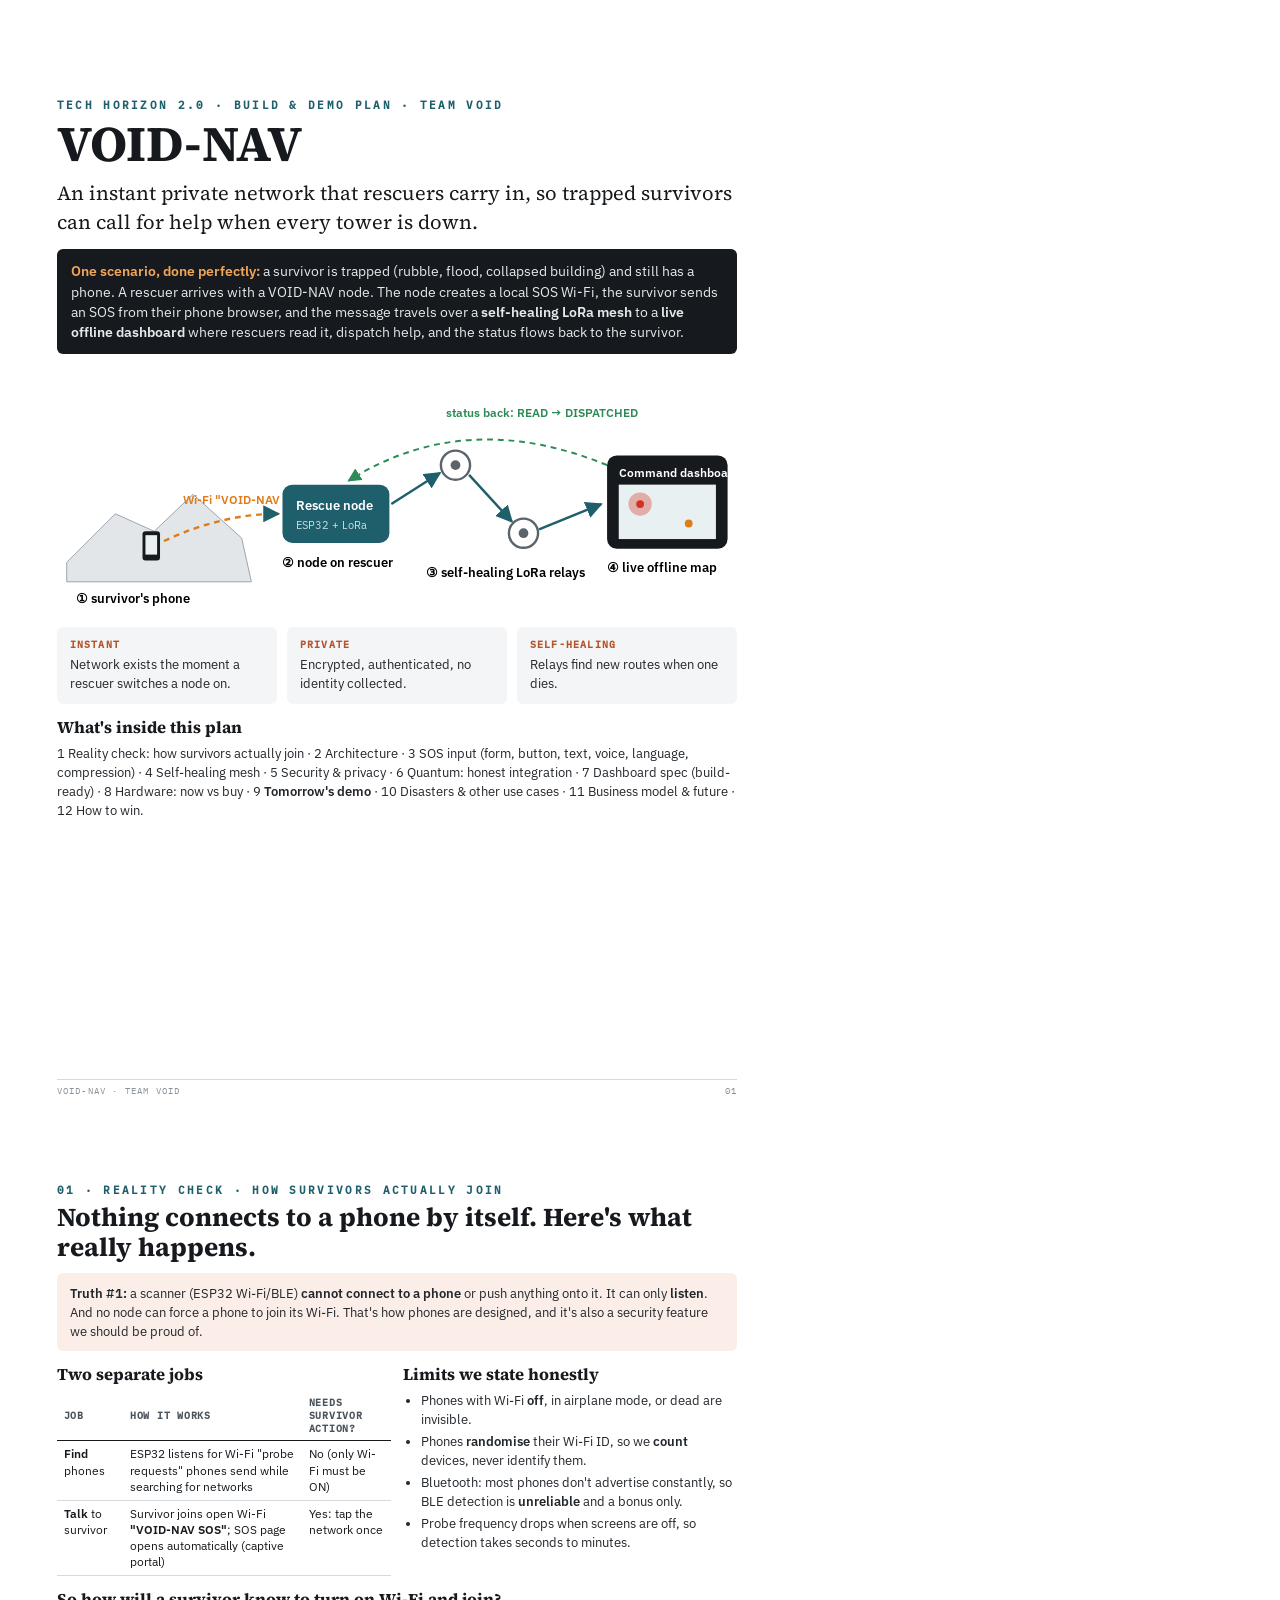
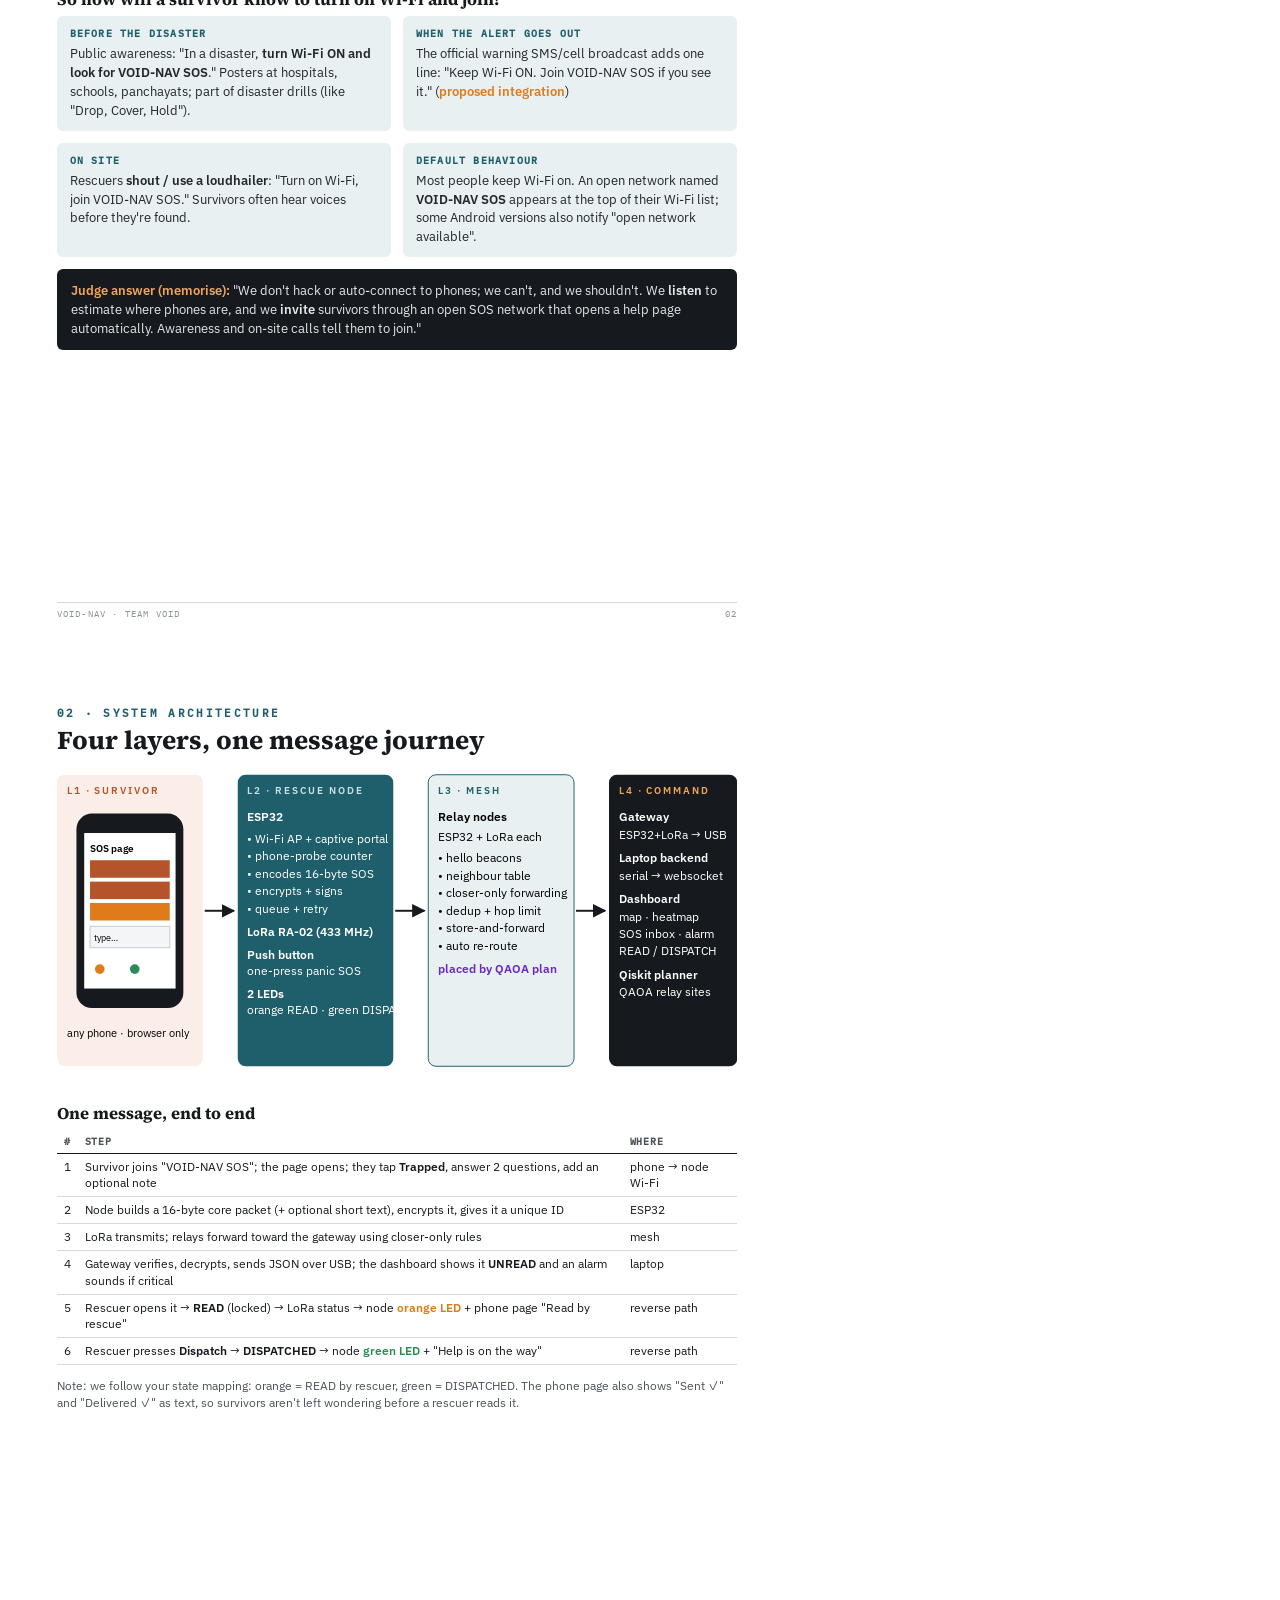
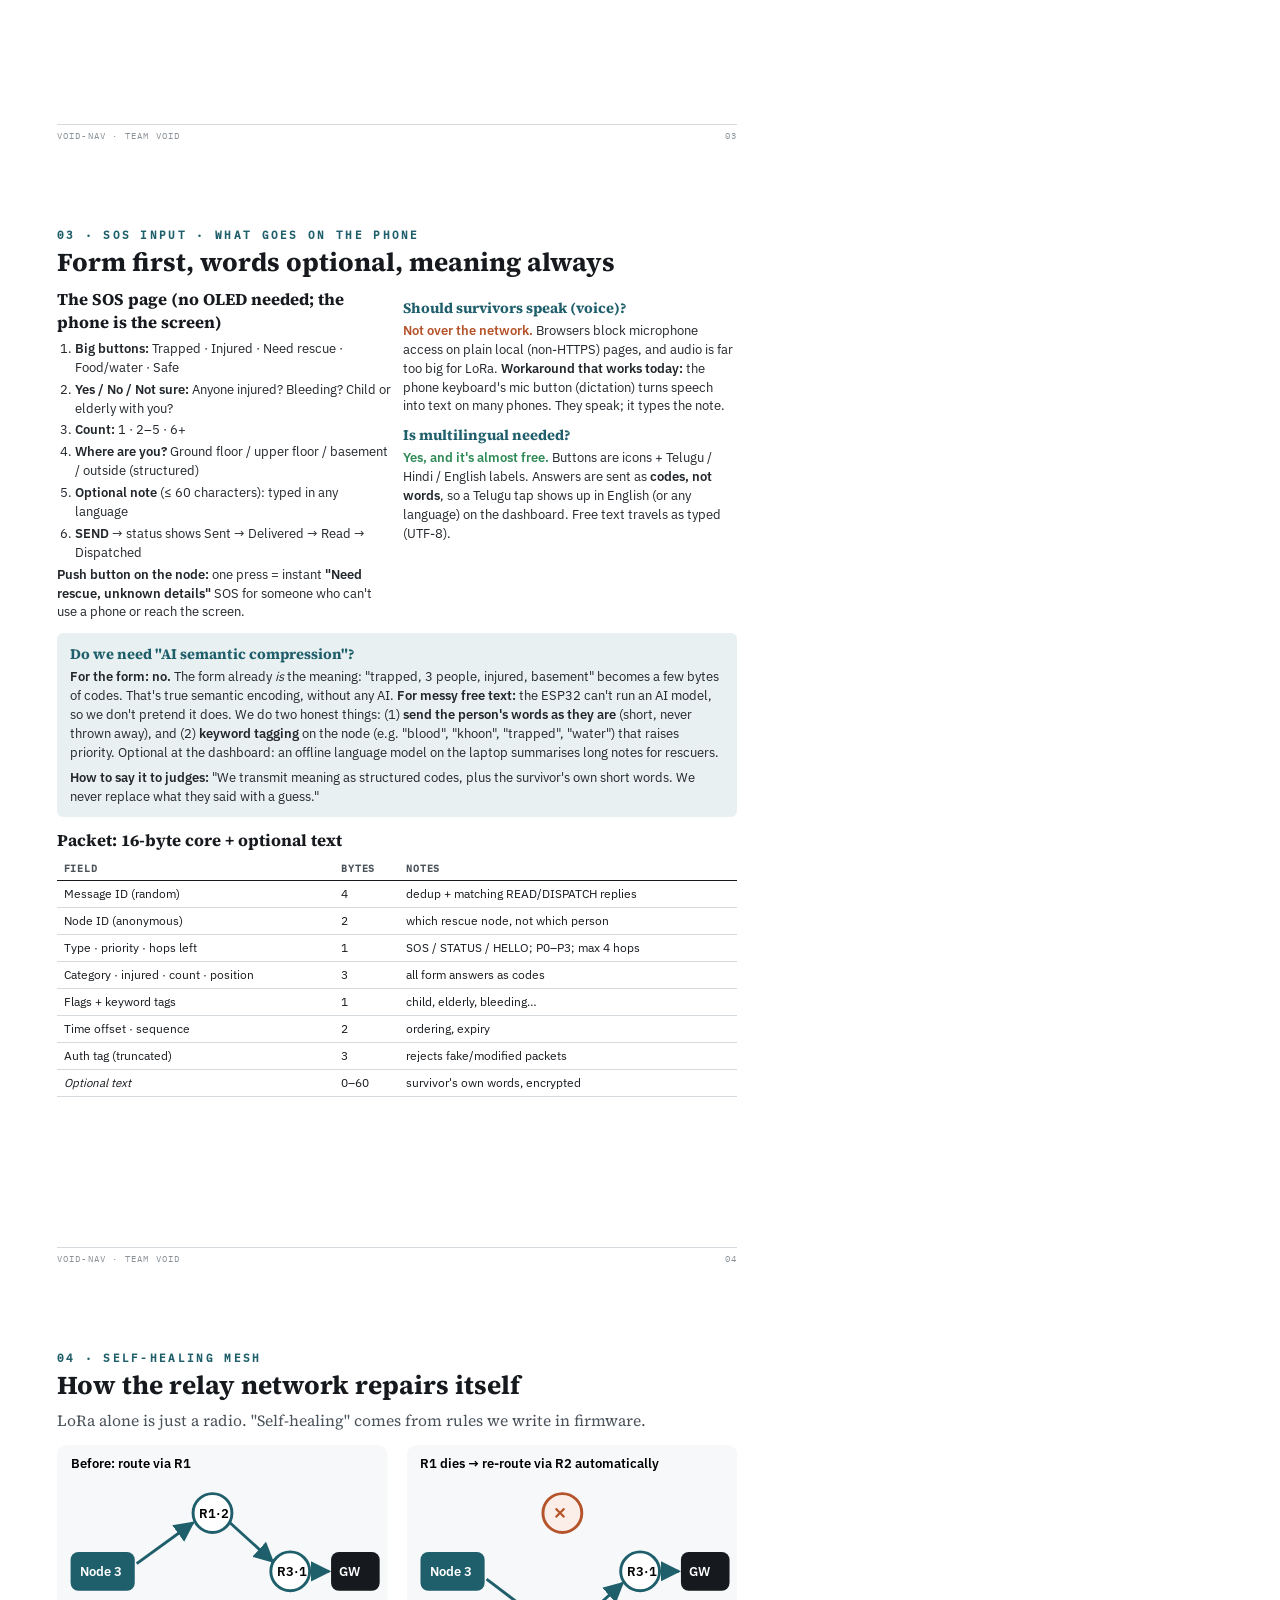
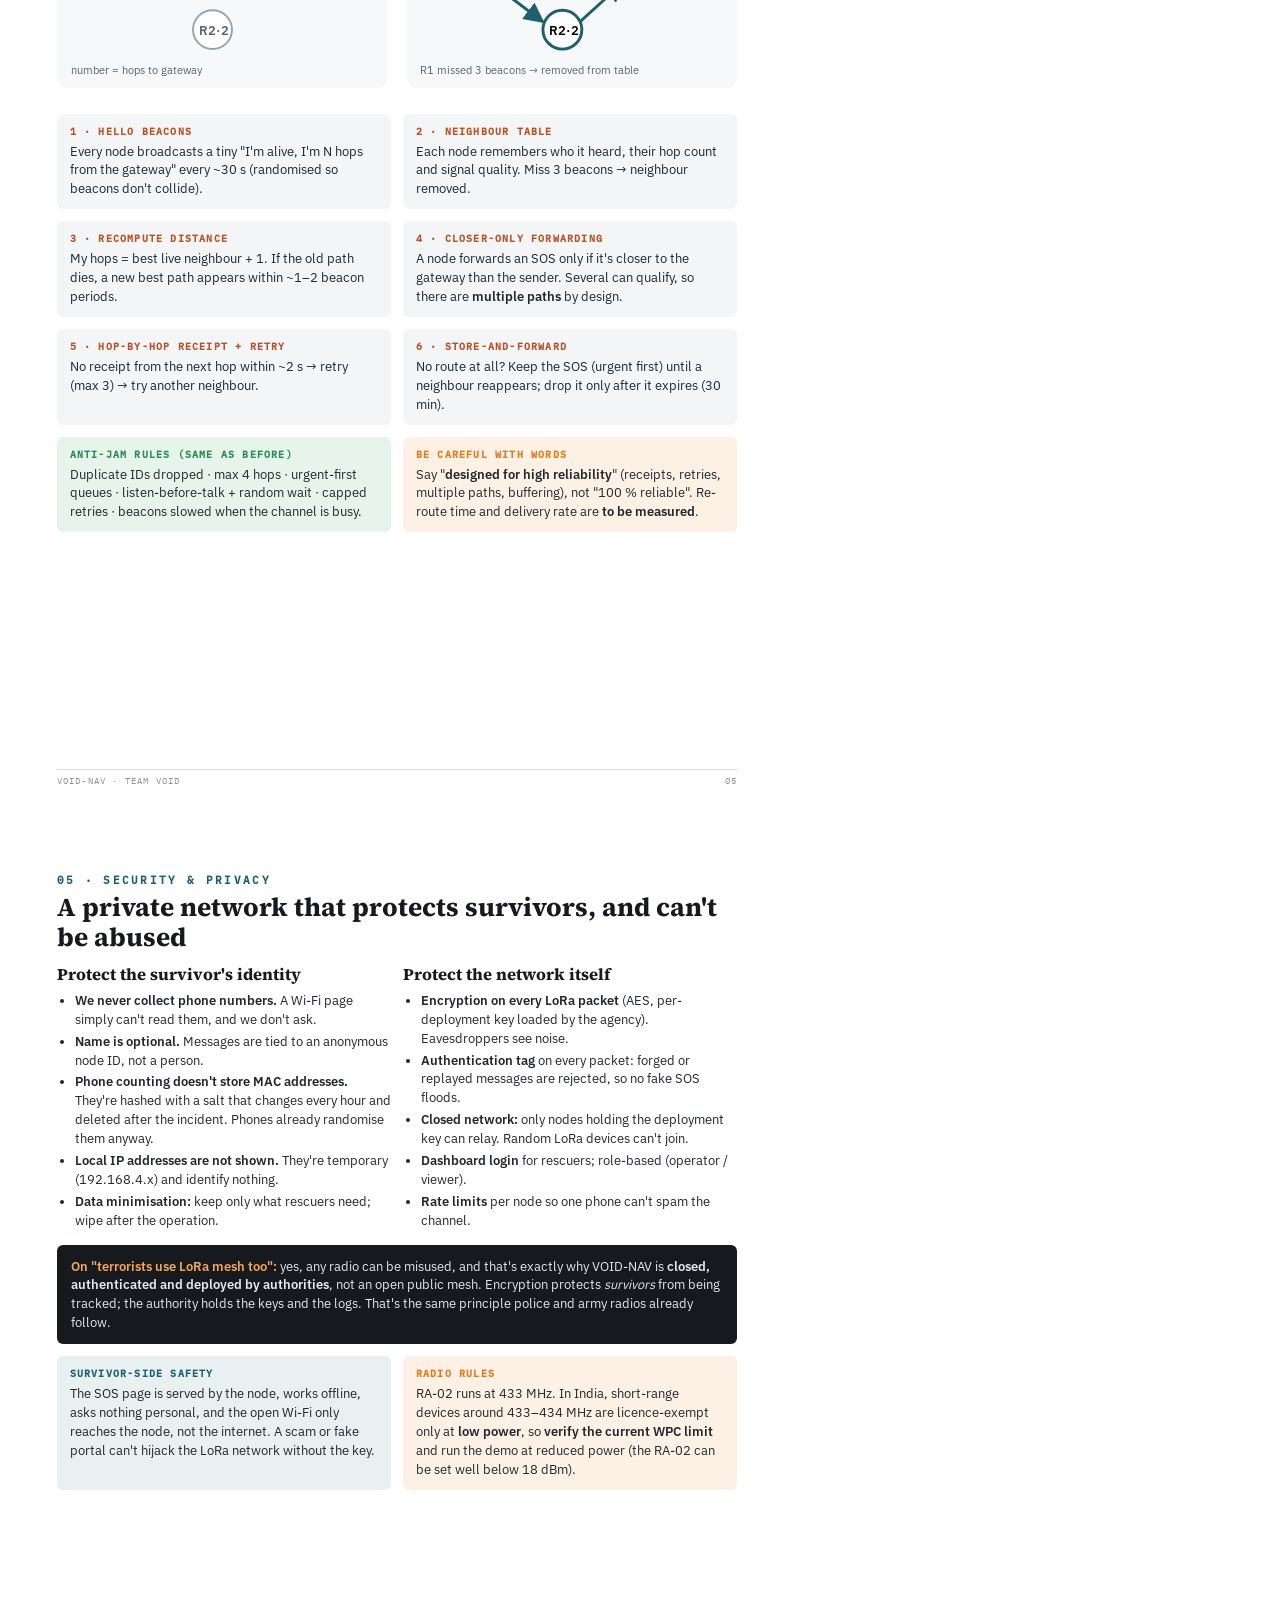
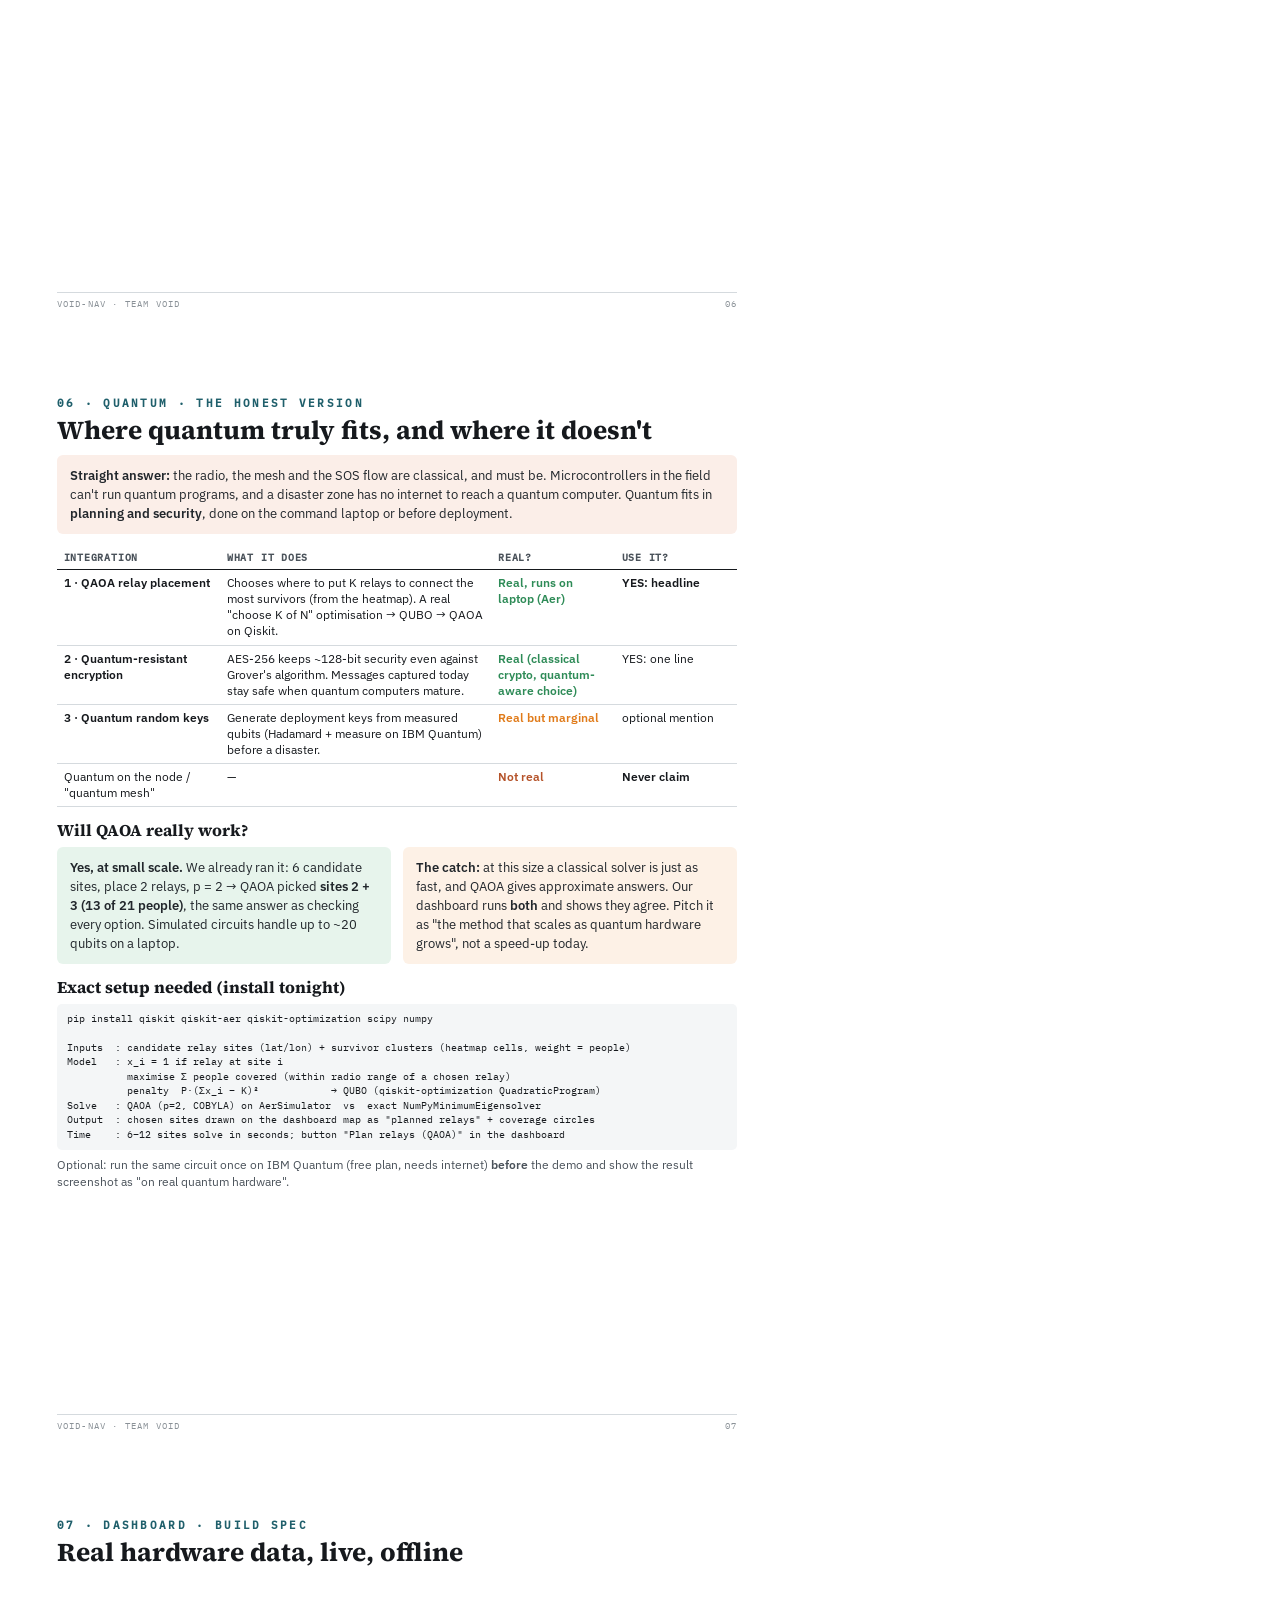
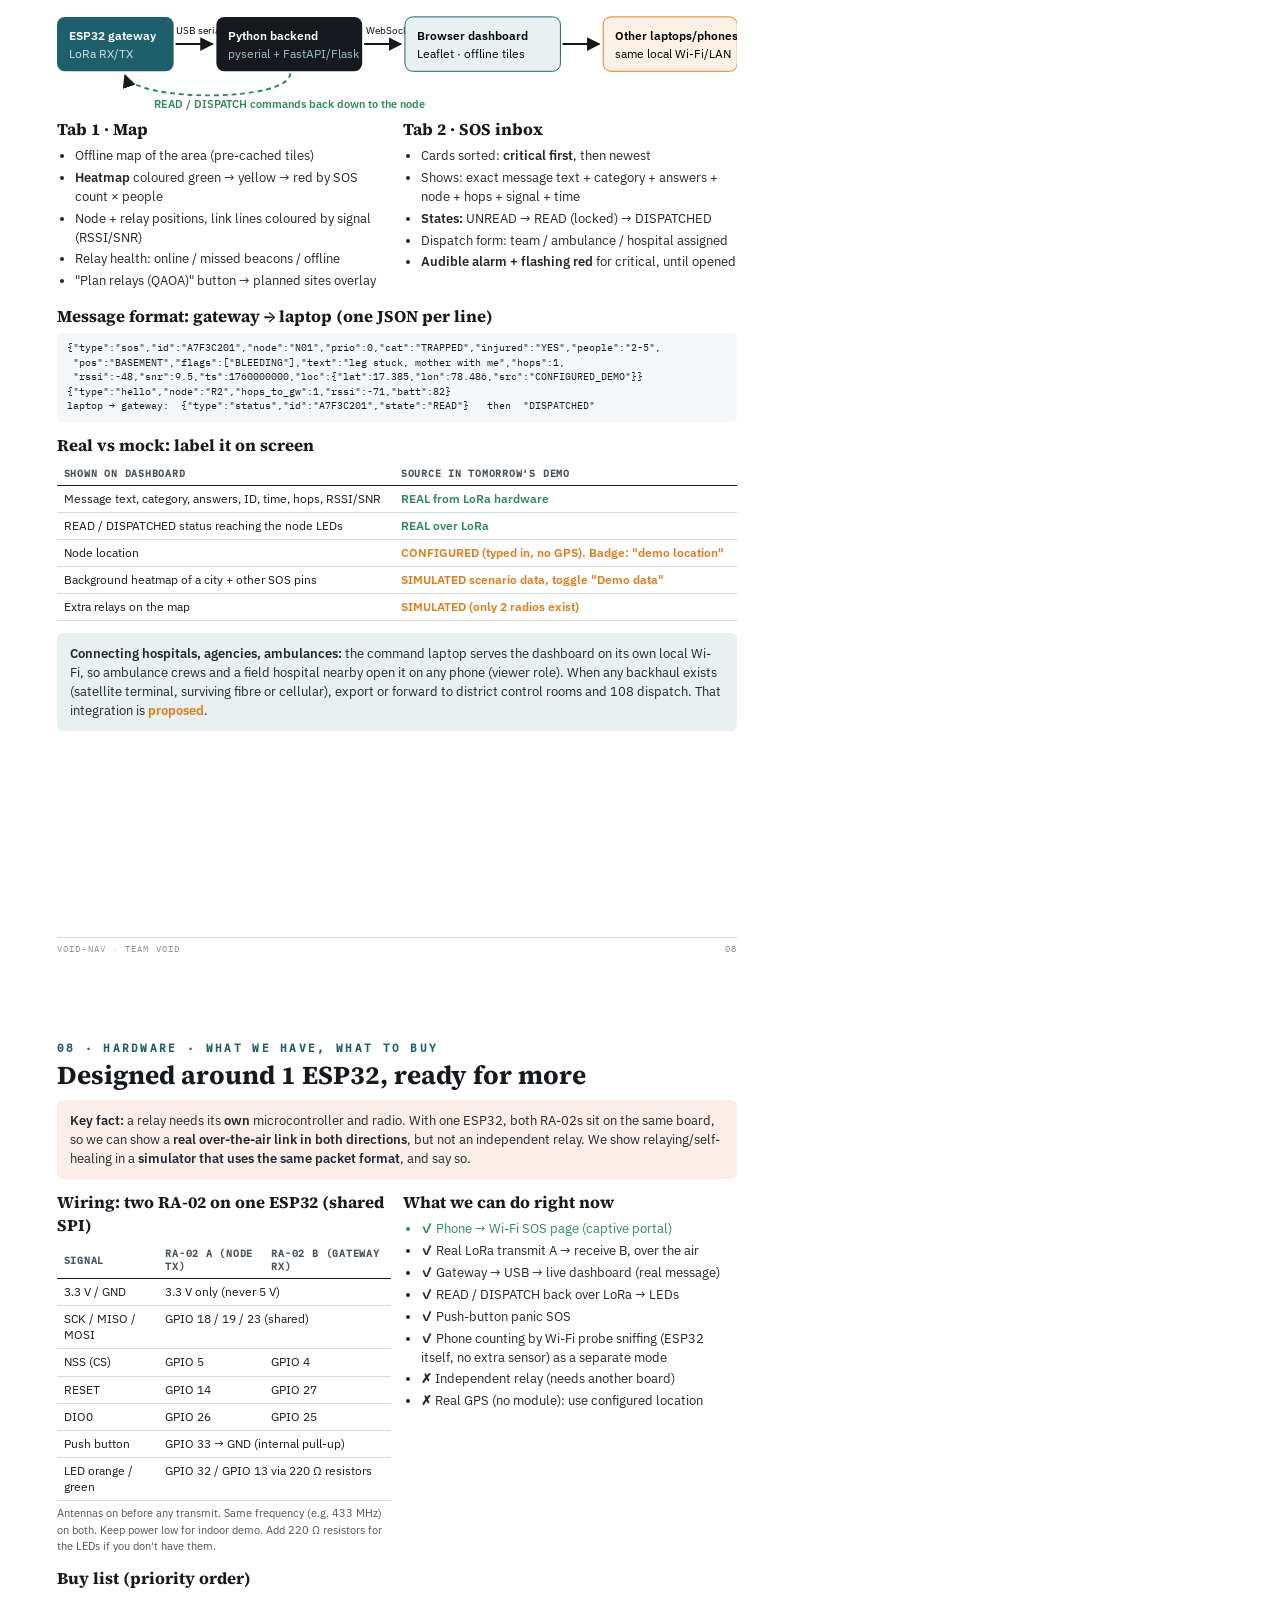
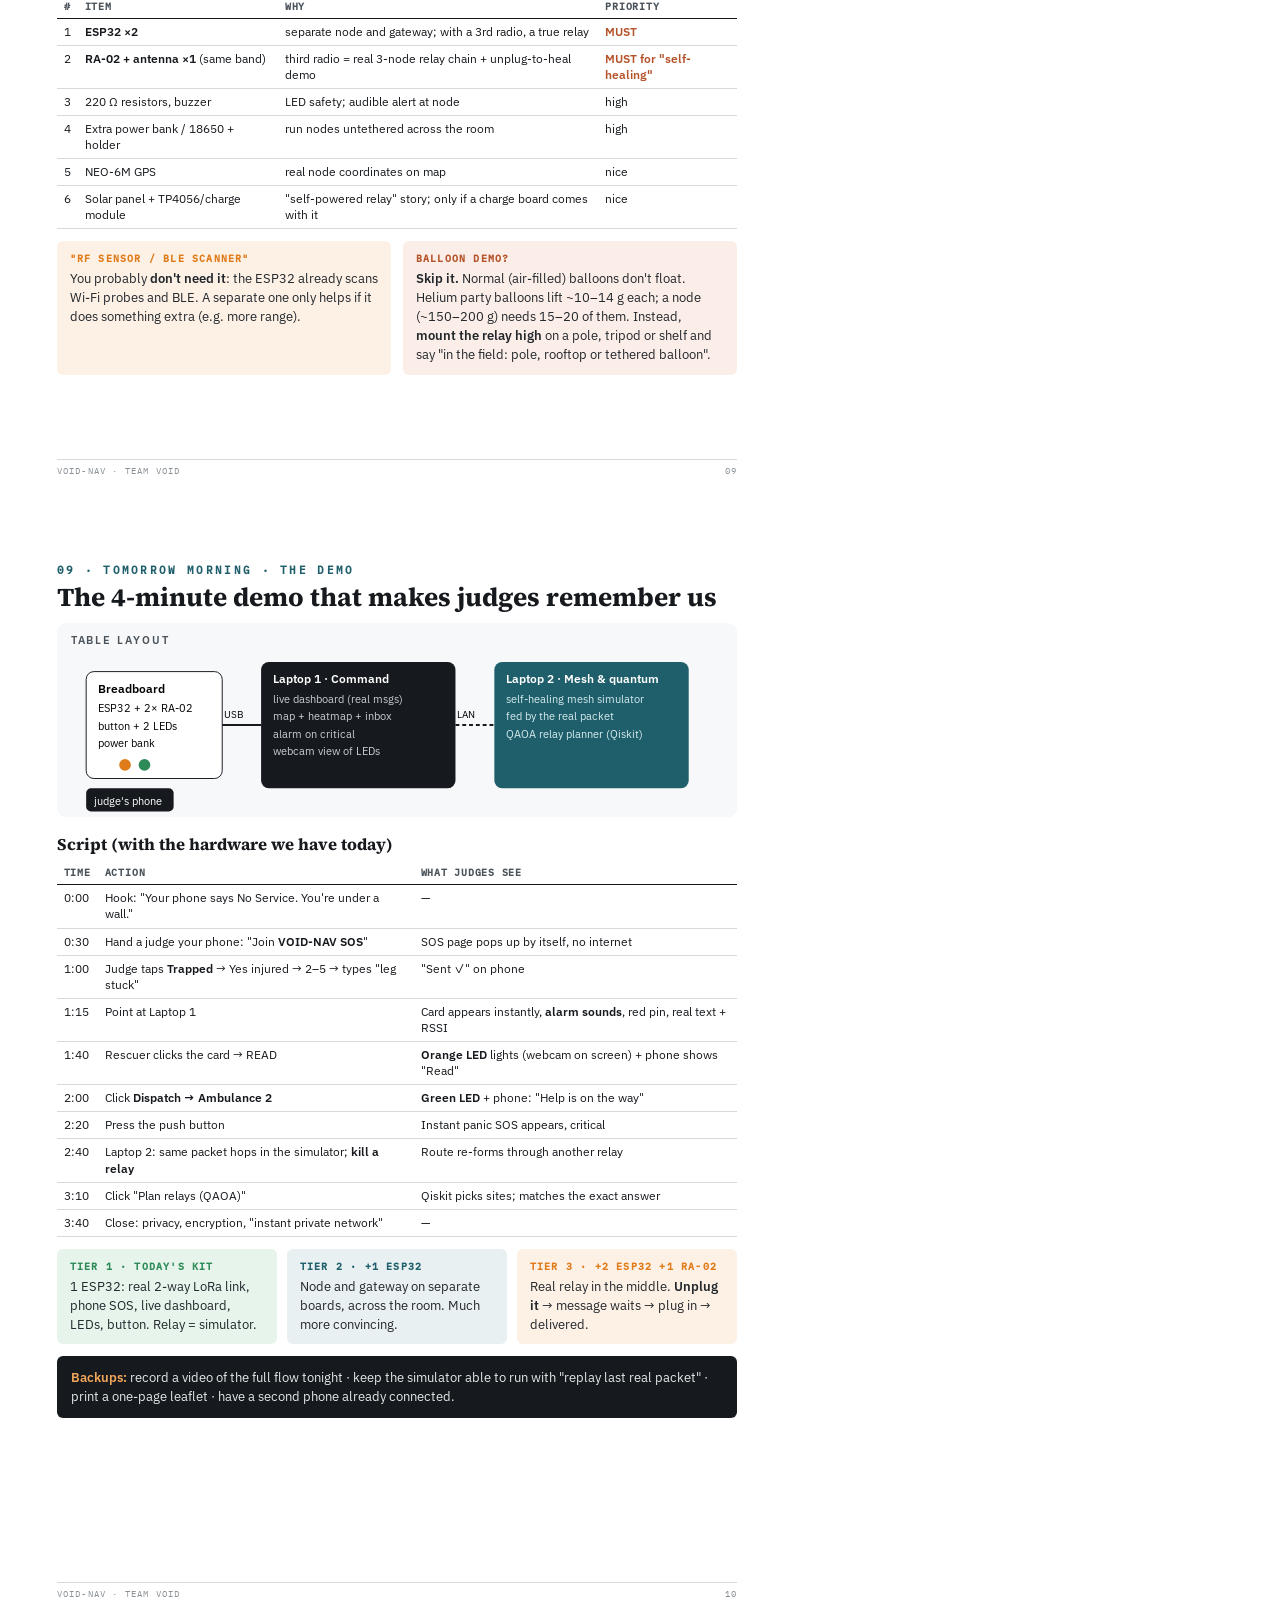
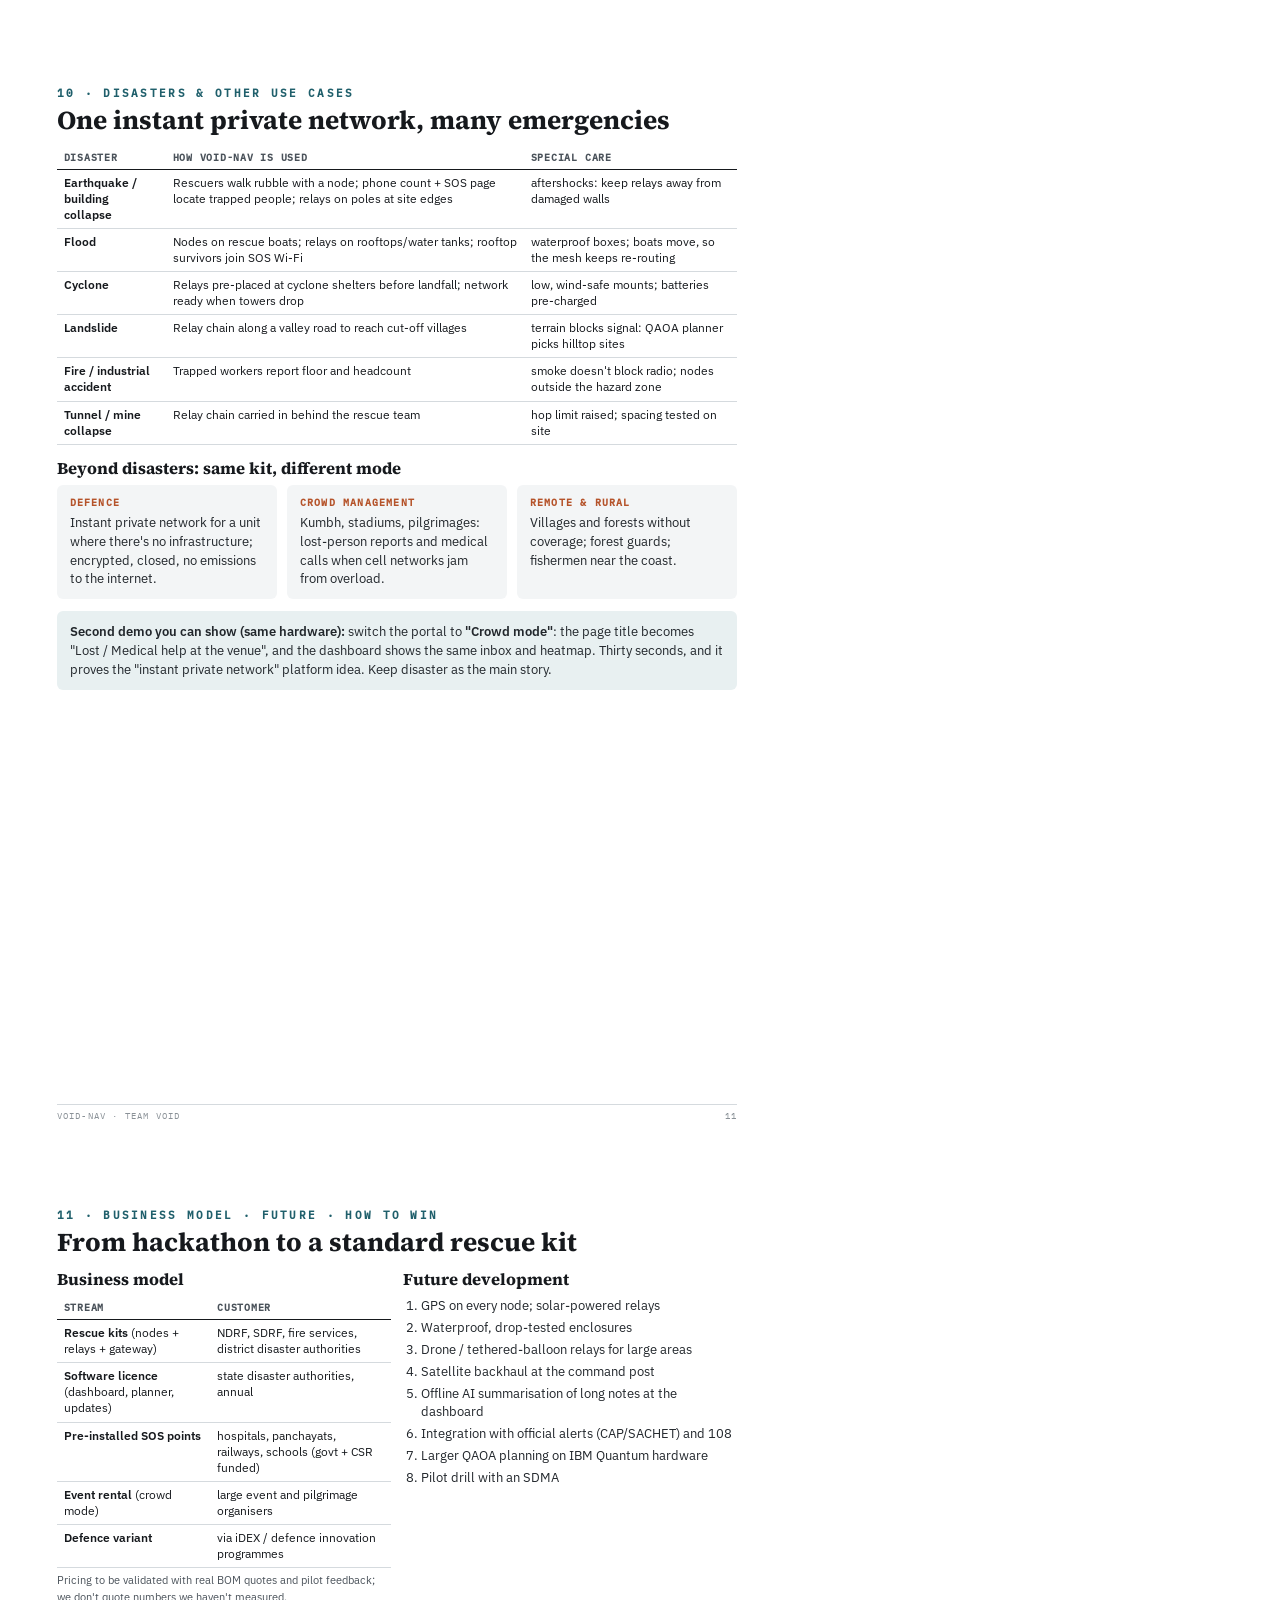
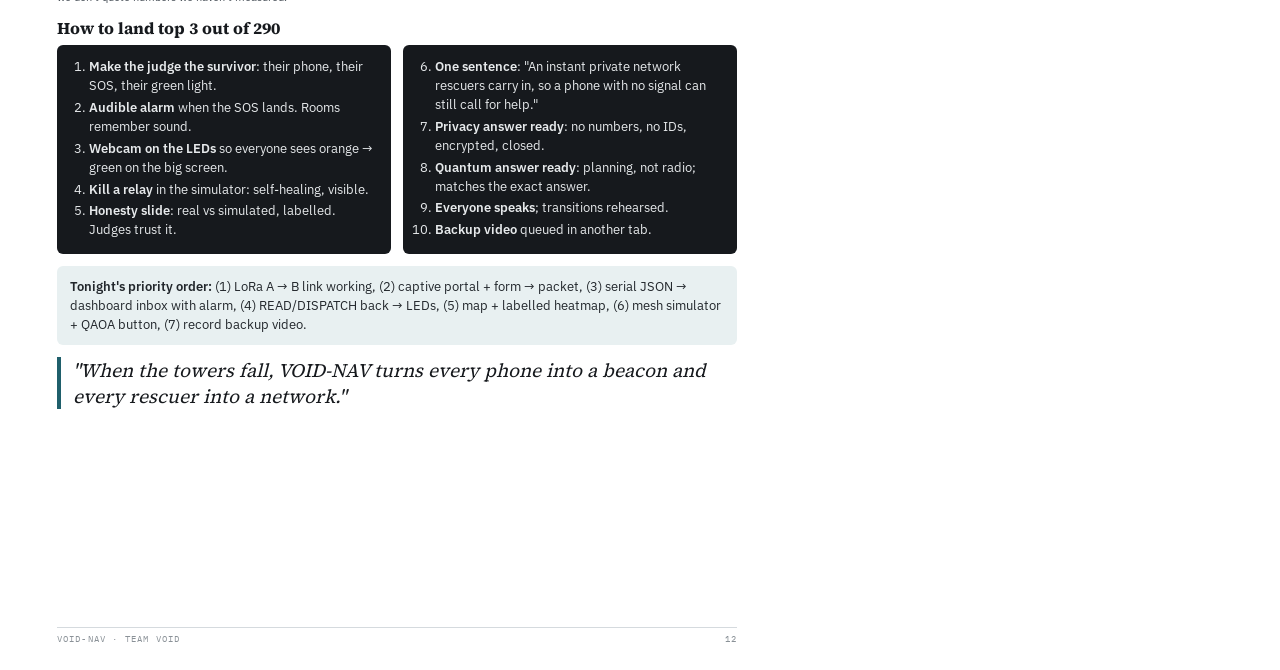
<file: voidnav_plan/plan.html>
<!DOCTYPE html><html><head><meta charset="utf-8"><title>VOID-NAV Plan</title>
<link href="f/fonts.css" rel="stylesheet">
<style>
@page{size:A4;margin:0}
:root{--ink:#16191d;--mut:#4a525a;--line:#d5dade;--teal:#1f5f6b;--tl:#e8f0f1;--rust:#b5532a;--rl:#fbeee8;--or:#e07b1a;--ol:#fdf1e6;--gr:#2e8b57;--gl:#e7f4ec;--grey:#f3f5f6}
*{box-sizing:border-box;margin:0;padding:0}
body{font-family:'IBM Plex Sans',sans-serif;color:var(--ink)}
.pg{width:210mm;height:297mm;padding:16mm 15mm 15mm;position:relative;page-break-after:always;overflow:hidden}
.ey{font-family:'IBM Plex Mono',monospace;font-size:10.5px;letter-spacing:.22em;text-transform:uppercase;color:var(--teal);margin-bottom:6px;font-weight:600}
h1{font-family:'Source Serif 4',serif;font-size:50px;line-height:1.02;font-weight:700}
h2{font-family:'Source Serif 4',serif;font-size:26px;line-height:1.15;font-weight:700;margin-bottom:10px}
h3{font-family:'Source Serif 4',serif;font-size:16.5px;font-weight:700;margin:0 0 5px}
p,li{font-size:12.6px;line-height:1.5;color:#22272c}
p+p{margin-top:6px} ul,ol{padding-left:18px} li{margin-bottom:3px}
.lead{font-family:'Source Serif 4',serif;font-size:15.5px;color:var(--mut);line-height:1.45;margin-bottom:12px}
.ft{position:absolute;left:15mm;right:15mm;bottom:7mm;display:flex;justify-content:space-between;font-family:'IBM Plex Mono',monospace;font-size:8.5px;letter-spacing:.14em;color:#8a9197;border-top:1px solid var(--line);padding-top:5px}
.g2{display:grid;grid-template-columns:1fr 1fr;gap:12px}.g3{display:grid;grid-template-columns:repeat(3,1fr);gap:10px}
.box{background:var(--grey);padding:11px 13px;border-radius:6px}
.tb{background:var(--tl);padding:11px 13px;border-radius:6px}
.ob{background:var(--ol);padding:11px 13px;border-radius:6px}
.rb{background:var(--rl);padding:11px 13px;border-radius:6px}
.gb{background:var(--gl);padding:11px 13px;border-radius:6px}
.dk{background:#16191d;color:#fff;padding:12px 14px;border-radius:6px}.dk p,.dk li{color:#e6e9eb}
.n{font-family:'IBM Plex Mono',monospace;font-size:10px;color:var(--rust);letter-spacing:.12em;text-transform:uppercase;margin-bottom:4px;font-weight:600}
table{border-collapse:collapse;width:100%}th{font-family:'IBM Plex Mono',monospace;font-size:9.5px;letter-spacing:.08em;text-transform:uppercase;color:var(--mut);text-align:left;font-weight:600;border-bottom:1.5px solid var(--ink);padding:5px 7px}td{padding:5px 7px;border-bottom:1px solid var(--line);font-size:11.5px;vertical-align:top;line-height:1.4}
.real{color:var(--gr);font-weight:700}.mock{color:var(--or);font-weight:700}.no{color:var(--rust);font-weight:700}
.q{font-family:'Source Serif 4',serif;font-size:14.5px;font-weight:700;color:var(--teal);margin:10px 0 3px}
pre{font-family:'IBM Plex Mono',monospace;font-size:10px;background:#f4f6f7;padding:8px 10px;line-height:1.45;border-radius:5px;white-space:pre-wrap}
svg text{font-family:'IBM Plex Sans',sans-serif}
.sec{margin-top:12px}
</style></head><body>

<!-- 1 COVER -->
<section class="pg" style="padding-top:26mm">
<div class="ey">Tech Horizon 2.0 · Build & demo plan · Team VOID</div>
<h1>VOID-NAV</h1>
<p class="lead" style="font-size:20px;margin-top:10px;color:var(--ink)">An instant private network that rescuers carry in, so trapped survivors can call for help when every tower is down.</p>
<div class="dk" style="margin-top:8px"><p style="font-size:13.5px"><b style="color:#f2a65a">One scenario, done perfectly:</b> a survivor is trapped (rubble, flood, collapsed building) and still has a phone. A rescuer arrives with a VOID-NAV node. The node creates a local SOS Wi-Fi, the survivor sends an SOS from their phone browser, and the message travels over a <b>self-healing LoRa mesh</b> to a <b>live offline dashboard</b> where rescuers read it, dispatch help, and the status flows back to the survivor.</p></div>
<svg viewBox="0 0 700 250" width="100%" style="margin-top:14px">
 <defs><marker id="a" viewBox="0 0 10 10" refX="9" refY="5" markerWidth="7" markerHeight="7" orient="auto"><path d="M0 0L10 5L0 10z" fill="#1f5f6b"/></marker><marker id="g" viewBox="0 0 10 10" refX="9" refY="5" markerWidth="7" markerHeight="7" orient="auto"><path d="M0 0L10 5L0 10z" fill="#2e8b57"/></marker></defs>
 <path d="M10 200 L60 150 L100 168 L140 130 L190 175 L200 220 L10 220Z" fill="#e3e6e8" stroke="#9aa3aa"/>
 <rect x="88" y="168" width="18" height="30" rx="3" fill="#16191d"/><rect x="91" y="172" width="12" height="20" fill="#e8f0f1"/>
 <text x="20" y="242" font-size="13" font-weight="700">① survivor's phone</text>
 <path d="M110 178 Q170 150 228 150" stroke="#e07b1a" stroke-width="2.5" stroke-dasharray="6 5" fill="none" marker-end="url(#a)"/><text x="130" y="140" font-size="12" fill="#e07b1a" font-weight="700">Wi-Fi "VOID-NAV SOS"</text>
 <rect x="232" y="120" width="110" height="60" rx="10" fill="#1f5f6b"/><text x="246" y="146" fill="#fff" font-size="13" font-weight="700">Rescue node</text><text x="246" y="166" fill="#c9e2e6" font-size="11">ESP32 + LoRa</text>
 <text x="232" y="205" font-size="13" font-weight="700">② node on rescuer</text>
 <g fill="#fff" stroke="#5b636b" stroke-width="2.5"><circle cx="410" cy="100" r="15"/><circle cx="480" cy="170" r="15"/></g><g fill="#5b636b"><circle cx="410" cy="100" r="5"/><circle cx="480" cy="170" r="5"/></g>
 <g stroke="#1f5f6b" stroke-width="2.5" fill="none" marker-end="url(#a)"><path d="M344 140 L394 108"/><path d="M424 110 L468 158"/><path d="M496 166 L560 140"/></g>
 <text x="380" y="215" font-size="13" font-weight="700">③ self-healing LoRa relays</text>
 <rect x="566" y="90" width="124" height="96" rx="10" fill="#16191d"/><text x="578" y="112" fill="#fff" font-size="12" font-weight="700">Command dashboard</text><rect x="578" y="120" width="100" height="56" fill="#e8f0f1"/><circle cx="600" cy="140" r="12" fill="#d62f1f" opacity=".35"/><circle cx="600" cy="140" r="4" fill="#d62f1f"/><circle cx="650" cy="160" r="4" fill="#e07b1a"/>
 <text x="566" y="210" font-size="13" font-weight="700">④ live offline map</text>
 <path d="M566 100 Q420 40 300 116" stroke="#2e8b57" stroke-width="2" stroke-dasharray="6 5" fill="none" marker-end="url(#g)"/><text x="400" y="50" font-size="12" fill="#2e8b57" font-weight="700">status back: READ → DISPATCHED</text>
</svg>
<div class="g3" style="margin-top:12px">
<div class="box"><div class="n">Instant</div><p>Network exists the moment a rescuer switches a node on.</p></div>
<div class="box"><div class="n">Private</div><p>Encrypted, authenticated, no identity collected.</p></div>
<div class="box"><div class="n">Self-healing</div><p>Relays find new routes when one dies.</p></div></div>
<div class="sec"><h3>What's inside this plan</h3>
<p>1 Reality check: how survivors actually join · 2 Architecture · 3 SOS input (form, button, text, voice, language, compression) · 4 Self-healing mesh · 5 Security & privacy · 6 Quantum: honest integration · 7 Dashboard spec (build-ready) · 8 Hardware: now vs buy · 9 <b>Tomorrow's demo</b> · 10 Disasters & other use cases · 11 Business model & future · 12 How to win.</p></div>
<div class="ft"><span>VOID-NAV · TEAM VOID</span><span>01</span></div>
</section>

<!-- 2 REALITY CHECK -->
<section class="pg">
<div class="ey">01 · Reality check · how survivors actually join</div>
<h2>Nothing connects to a phone by itself. Here's what really happens.</h2>
<div class="rb"><p><b>Truth #1:</b> a scanner (ESP32 Wi-Fi/BLE) <b>cannot connect to a phone</b> or push anything onto it. It can only <b>listen</b>. And no node can force a phone to join its Wi-Fi. That's how phones are designed, and it's also a security feature we should be proud of.</p></div>
<div class="g2 sec">
<div><h3>Two separate jobs</h3>
<table><tr><th>Job</th><th>How it works</th><th>Needs survivor action?</th></tr>
<tr><td><b>Find</b> phones</td><td>ESP32 listens for Wi-Fi "probe requests" phones send while searching for networks</td><td>No (only Wi-Fi must be ON)</td></tr>
<tr><td><b>Talk</b> to survivor</td><td>Survivor joins open Wi-Fi <b>"VOID-NAV SOS"</b>; SOS page opens automatically (captive portal)</td><td>Yes: tap the network once</td></tr></table></div>
<div><h3>Limits we state honestly</h3><ul>
<li>Phones with Wi-Fi <b>off</b>, in airplane mode, or dead are invisible.</li>
<li>Phones <b>randomise</b> their Wi-Fi ID, so we <b>count</b> devices, never identify them.</li>
<li>Bluetooth: most phones don't advertise constantly, so BLE detection is <b>unreliable</b> and a bonus only.</li>
<li>Probe frequency drops when screens are off, so detection takes seconds to minutes.</li></ul></div></div>
<h3 class="sec">So how will a survivor know to turn on Wi-Fi and join?</h3>
<div class="g2">
<div class="tb"><div class="n" style="color:var(--teal)">Before the disaster</div><p>Public awareness: "In a disaster, <b>turn Wi-Fi ON and look for VOID-NAV SOS</b>." Posters at hospitals, schools, panchayats; part of disaster drills (like "Drop, Cover, Hold").</p></div>
<div class="tb"><div class="n" style="color:var(--teal)">When the alert goes out</div><p>The official warning SMS/cell broadcast adds one line: "Keep Wi-Fi ON. Join VOID-NAV SOS if you see it." (<span class="mock">proposed integration</span>)</p></div>
<div class="tb"><div class="n" style="color:var(--teal)">On site</div><p>Rescuers <b>shout / use a loudhailer</b>: "Turn on Wi-Fi, join VOID-NAV SOS." Survivors often hear voices before they're found.</p></div>
<div class="tb"><div class="n" style="color:var(--teal)">Default behaviour</div><p>Most people keep Wi-Fi on. An open network named <b>VOID-NAV SOS</b> appears at the top of their Wi-Fi list; some Android versions also notify "open network available".</p></div></div>
<div class="dk sec"><p><b style="color:#f2a65a">Judge answer (memorise):</b> "We don't hack or auto-connect to phones; we can't, and we shouldn't. We <b>listen</b> to estimate where phones are, and we <b>invite</b> survivors through an open SOS network that opens a help page automatically. Awareness and on-site calls tell them to join."</p></div>
<div class="ft"><span>VOID-NAV · TEAM VOID</span><span>02</span></div>
</section>

<!-- 3 ARCHITECTURE -->
<section class="pg">
<div class="ey">02 · System architecture</div>
<h2>Four layers, one message journey</h2>
<svg viewBox="0 0 700 330" width="100%">
 <defs><marker id="b" viewBox="0 0 10 10" refX="9" refY="5" markerWidth="7" markerHeight="7" orient="auto"><path d="M0 0L10 5L0 10z" fill="#16191d"/></marker></defs>
 <g font-size="12">
 <rect x="0" y="10" width="150" height="300" rx="8" fill="#fbeee8"/><text x="10" y="30" font-size="10" fill="#b5532a" font-weight="700" letter-spacing="2">L1 · SURVIVOR</text>
 <rect x="20" y="50" width="110" height="200" rx="16" fill="#16191d"/><rect x="28" y="70" width="94" height="160" fill="#fff"/><text x="34" y="90" font-size="10" font-weight="700">SOS page</text><rect x="34" y="98" width="82" height="18" fill="#b5532a"/><rect x="34" y="120" width="82" height="18" fill="#b5532a"/><rect x="34" y="142" width="82" height="18" fill="#e07b1a"/><rect x="34" y="166" width="82" height="22" fill="#f3f5f6" stroke="#c3cbd1"/><text x="38" y="181" font-size="9">type…</text><circle cx="44" cy="210" r="5" fill="#e07b1a"/><circle cx="80" cy="210" r="5" fill="#2e8b57"/>
 <text x="10" y="280" font-size="11">any phone · browser only</text>
 <path d="M152 150 L182 150" stroke="#16191d" stroke-width="2" marker-end="url(#b)"/>
 <rect x="186" y="10" width="160" height="300" rx="8" fill="#1f5f6b"/><text x="196" y="30" font-size="10" fill="#c9e2e6" font-weight="700" letter-spacing="2">L2 · RESCUE NODE</text>
 <g fill="#fff"><text x="196" y="58" font-weight="700">ESP32</text><text x="196" y="80">• Wi-Fi AP + captive portal</text><text x="196" y="98">• phone-probe counter</text><text x="196" y="116">• encodes 16-byte SOS</text><text x="196" y="134">• encrypts + signs</text><text x="196" y="152">• queue + retry</text><text x="196" y="176" font-weight="700">LoRa RA-02 (433 MHz)</text><text x="196" y="200" font-weight="700">Push button</text><text x="196" y="216">one-press panic SOS</text><text x="196" y="240" font-weight="700">2 LEDs</text><text x="196" y="256">orange READ · green DISPATCHED</text></g>
 <path d="M348 150 L378 150" stroke="#16191d" stroke-width="2" marker-end="url(#b)"/>
 <rect x="382" y="10" width="150" height="300" rx="8" fill="#e8f0f1" stroke="#1f5f6b"/><text x="392" y="30" font-size="10" fill="#1f5f6b" font-weight="700" letter-spacing="2">L3 · MESH</text>
 <text x="392" y="58" font-weight="700">Relay nodes</text><text x="392" y="78">ESP32 + LoRa each</text><text x="392" y="100">• hello beacons</text><text x="392" y="118">• neighbour table</text><text x="392" y="136">• closer-only forwarding</text><text x="392" y="154">• dedup + hop limit</text><text x="392" y="172">• store-and-forward</text><text x="392" y="190">• auto re-route</text><text x="392" y="214" fill="#6929c4" font-weight="700">placed by QAOA plan</text>
 <path d="M534 150 L564 150" stroke="#16191d" stroke-width="2" marker-end="url(#b)"/>
 <rect x="568" y="10" width="132" height="300" rx="8" fill="#16191d"/><text x="578" y="30" font-size="10" fill="#f2a65a" font-weight="700" letter-spacing="2">L4 · COMMAND</text>
 <g fill="#fff"><text x="578" y="58" font-weight="700">Gateway</text><text x="578" y="76">ESP32+LoRa → USB</text><text x="578" y="100" font-weight="700">Laptop backend</text><text x="578" y="118">serial → websocket</text><text x="578" y="142" font-weight="700">Dashboard</text><text x="578" y="160">map · heatmap</text><text x="578" y="178">SOS inbox · alarm</text><text x="578" y="196">READ / DISPATCH</text><text x="578" y="220" font-weight="700">Qiskit planner</text><text x="578" y="238">QAOA relay sites</text></g>
 </g></svg>
<h3 class="sec">One message, end to end</h3>
<table><tr><th>#</th><th>Step</th><th>Where</th></tr>
<tr><td>1</td><td>Survivor joins "VOID-NAV SOS"; the page opens; they tap <b>Trapped</b>, answer 2 questions, add an optional note</td><td>phone → node Wi-Fi</td></tr>
<tr><td>2</td><td>Node builds a 16-byte core packet (+ optional short text), encrypts it, gives it a unique ID</td><td>ESP32</td></tr>
<tr><td>3</td><td>LoRa transmits; relays forward toward the gateway using closer-only rules</td><td>mesh</td></tr>
<tr><td>4</td><td>Gateway verifies, decrypts, sends JSON over USB; the dashboard shows it <b>UNREAD</b> and an alarm sounds if critical</td><td>laptop</td></tr>
<tr><td>5</td><td>Rescuer opens it → <b>READ</b> (locked) → LoRa status → node <b style="color:var(--or)">orange LED</b> + phone page "Read by rescue"</td><td>reverse path</td></tr>
<tr><td>6</td><td>Rescuer presses <b>Dispatch</b> → <b>DISPATCHED</b> → node <b style="color:var(--gr)">green LED</b> + "Help is on the way"</td><td>reverse path</td></tr></table>
<p class="sec" style="font-size:11.5px;color:var(--mut)">Note: we follow your state mapping: orange = READ by rescuer, green = DISPATCHED. The phone page also shows "Sent ✓" and "Delivered ✓" as text, so survivors aren't left wondering before a rescuer reads it.</p>
<div class="ft"><span>VOID-NAV · TEAM VOID</span><span>03</span></div>
</section>

<!-- 4 SOS INPUT -->
<section class="pg">
<div class="ey">03 · SOS input · what goes on the phone</div>
<h2>Form first, words optional, meaning always</h2>
<div class="g2">
<div><h3>The SOS page (no OLED needed; the phone is the screen)</h3>
<ol><li><b>Big buttons:</b> Trapped · Injured · Need rescue · Food/water · Safe</li>
<li><b>Yes / No / Not sure:</b> Anyone injured? Bleeding? Child or elderly with you?</li>
<li><b>Count:</b> 1 · 2–5 · 6+</li>
<li><b>Where are you?</b> Ground floor / upper floor / basement / outside (structured)</li>
<li><b>Optional note</b> (≤ 60 characters): typed in any language</li>
<li><b>SEND</b> → status shows Sent → Delivered → Read → Dispatched</li></ol>
<p><b>Push button on the node:</b> one press = instant <b>"Need rescue, unknown details"</b> SOS for someone who can't use a phone or reach the screen.</p></div>
<div>
<div class="q">Should survivors speak (voice)?</div>
<p><span class="no">Not over the network.</span> Browsers block microphone access on plain local (non-HTTPS) pages, and audio is far too big for LoRa. <b>Workaround that works today:</b> the phone keyboard's mic button (dictation) turns speech into text on many phones. They speak; it types the note.</p>
<div class="q">Is multilingual needed?</div>
<p><span class="real">Yes, and it's almost free.</span> Buttons are icons + Telugu / Hindi / English labels. Answers are sent as <b>codes, not words</b>, so a Telugu tap shows up in English (or any language) on the dashboard. Free text travels as typed (UTF-8).</p></div></div>
<div class="tb sec"><div class="q" style="margin-top:0">Do we need "AI semantic compression"?</div>
<p><b>For the form: no.</b> The form already <i>is</i> the meaning: "trapped, 3 people, injured, basement" becomes a few bytes of codes. That's true semantic encoding, without any AI. <b>For messy free text:</b> the ESP32 can't run an AI model, so we don't pretend it does. We do two honest things: (1) <b>send the person's words as they are</b> (short, never thrown away), and (2) <b>keyword tagging</b> on the node (e.g. "blood", "khoon", "trapped", "water") that raises priority. Optional at the dashboard: an offline language model on the laptop summarises long notes for rescuers.</p>
<p><b>How to say it to judges:</b> "We transmit meaning as structured codes, plus the survivor's own short words. We never replace what they said with a guess."</p></div>
<h3 class="sec">Packet: 16-byte core + optional text</h3>
<table><tr><th>Field</th><th>Bytes</th><th>Notes</th></tr>
<tr><td>Message ID (random)</td><td>4</td><td>dedup + matching READ/DISPATCH replies</td></tr>
<tr><td>Node ID (anonymous)</td><td>2</td><td>which rescue node, not which person</td></tr>
<tr><td>Type · priority · hops left</td><td>1</td><td>SOS / STATUS / HELLO; P0–P3; max 4 hops</td></tr>
<tr><td>Category · injured · count · position</td><td>3</td><td>all form answers as codes</td></tr>
<tr><td>Flags + keyword tags</td><td>1</td><td>child, elderly, bleeding…</td></tr>
<tr><td>Time offset · sequence</td><td>2</td><td>ordering, expiry</td></tr>
<tr><td>Auth tag (truncated)</td><td>3</td><td>rejects fake/modified packets</td></tr>
<tr><td><i>Optional text</i></td><td>0–60</td><td>survivor's own words, encrypted</td></tr></table>
<div class="ft"><span>VOID-NAV · TEAM VOID</span><span>04</span></div>
</section>

<!-- 5 SELF HEALING -->
<section class="pg">
<div class="ey">04 · Self-healing mesh</div>
<h2>How the relay network repairs itself</h2>
<p class="lead">LoRa alone is just a radio. "Self-healing" comes from rules we write in firmware.</p>
<svg viewBox="0 0 700 260" width="100%">
 <defs><marker id="c" viewBox="0 0 10 10" refX="9" refY="5" markerWidth="7" markerHeight="7" orient="auto"><path d="M0 0L10 5L0 10z" fill="#1f5f6b"/></marker></defs>
 <rect x="0" y="0" width="340" height="250" rx="10" fill="#f6f8f9"/><rect x="360" y="0" width="340" height="250" rx="10" fill="#f6f8f9"/>
 <text x="14" y="24" font-size="13" font-weight="700">Before: route via R1</text><text x="374" y="24" font-size="13" font-weight="700">R1 dies → re-route via R2 automatically</text>
 <g font-size="13" font-weight="700">
 <rect x="14" y="110" width="66" height="40" rx="8" fill="#1f5f6b"/><text x="24" y="135" fill="#fff">Node 3</text>
 <circle cx="160" cy="70" r="20" fill="#fff" stroke="#1f5f6b" stroke-width="3"/><text x="146" y="75">R1·2</text>
 <circle cx="160" cy="190" r="20" fill="#fff" stroke="#9aa3aa" stroke-width="2"/><text x="146" y="195" fill="#5b636b">R2·2</text>
 <circle cx="240" cy="130" r="20" fill="#fff" stroke="#1f5f6b" stroke-width="3"/><text x="226" y="135">R3·1</text>
 <rect x="282" y="110" width="50" height="40" rx="8" fill="#16191d"/><text x="290" y="135" fill="#fff">GW</text></g>
 <g stroke="#1f5f6b" stroke-width="3" fill="none" marker-end="url(#c)"><path d="M82 122 L140 80"/><path d="M178 80 L222 120"/><path d="M260 130 L280 130"/></g>
 <g transform="translate(360,0)" font-size="13" font-weight="700">
 <rect x="14" y="110" width="66" height="40" rx="8" fill="#1f5f6b"/><text x="24" y="135" fill="#fff">Node 3</text>
 <circle cx="160" cy="70" r="20" fill="#fbeee8" stroke="#b5532a" stroke-width="3"/><text x="150" y="76" fill="#b5532a" font-size="16">✕</text>
 <circle cx="160" cy="190" r="20" fill="#fff" stroke="#1f5f6b" stroke-width="3"/><text x="146" y="195">R2·2</text>
 <circle cx="240" cy="130" r="20" fill="#fff" stroke="#1f5f6b" stroke-width="3"/><text x="226" y="135">R3·1</text>
 <rect x="282" y="110" width="50" height="40" rx="8" fill="#16191d"/><text x="290" y="135" fill="#fff">GW</text>
 <g stroke="#1f5f6b" stroke-width="3" fill="none" marker-end="url(#c)"><path d="M82 138 L140 182"/><path d="M178 182 L222 142"/><path d="M260 130 L280 130"/></g>
 <text x="14" y="236" font-size="11.5" fill="#5b636b" font-weight="400">R1 missed 3 beacons → removed from table</text></g>
 <text x="14" y="236" font-size="11.5" fill="#5b636b">number = hops to gateway</text>
</svg>
<div class="g2 sec">
<div class="box"><div class="n">1 · Hello beacons</div><p>Every node broadcasts a tiny "I'm alive, I'm N hops from the gateway" every ~30 s (randomised so beacons don't collide).</p></div>
<div class="box"><div class="n">2 · Neighbour table</div><p>Each node remembers who it heard, their hop count and signal quality. Miss 3 beacons → neighbour removed.</p></div>
<div class="box"><div class="n">3 · Recompute distance</div><p>My hops = best live neighbour + 1. If the old path dies, a new best path appears within ~1–2 beacon periods.</p></div>
<div class="box"><div class="n">4 · Closer-only forwarding</div><p>A node forwards an SOS only if it's closer to the gateway than the sender. Several can qualify, so there are <b>multiple paths</b> by design.</p></div>
<div class="box"><div class="n">5 · Hop-by-hop receipt + retry</div><p>No receipt from the next hop within ~2 s → retry (max 3) → try another neighbour.</p></div>
<div class="box"><div class="n">6 · Store-and-forward</div><p>No route at all? Keep the SOS (urgent first) until a neighbour reappears; drop it only after it expires (30 min).</p></div></div>
<div class="g2 sec">
<div class="gb"><div class="n" style="color:var(--gr)">Anti-jam rules (same as before)</div><p>Duplicate IDs dropped · max 4 hops · urgent-first queues · listen-before-talk + random wait · capped retries · beacons slowed when the channel is busy.</p></div>
<div class="ob"><div class="n" style="color:var(--or)">Be careful with words</div><p>Say "<b>designed for high reliability</b>" (receipts, retries, multiple paths, buffering), not "100 % reliable". Re-route time and delivery rate are <b>to be measured</b>.</p></div></div>
<div class="ft"><span>VOID-NAV · TEAM VOID</span><span>05</span></div>
</section>

<!-- 6 SECURITY -->
<section class="pg">
<div class="ey">05 · Security & privacy</div>
<h2>A private network that protects survivors, and can't be abused</h2>
<div class="g2">
<div><h3>Protect the survivor's identity</h3><ul>
<li><b>We never collect phone numbers.</b> A Wi-Fi page simply can't read them, and we don't ask.</li>
<li><b>Name is optional.</b> Messages are tied to an anonymous node ID, not a person.</li>
<li><b>Phone counting doesn't store MAC addresses.</b> They're hashed with a salt that changes every hour and deleted after the incident. Phones already randomise them anyway.</li>
<li><b>Local IP addresses are not shown.</b> They're temporary (192.168.4.x) and identify nothing.</li>
<li><b>Data minimisation:</b> keep only what rescuers need; wipe after the operation.</li></ul></div>
<div><h3>Protect the network itself</h3><ul>
<li><b>Encryption on every LoRa packet</b> (AES, per-deployment key loaded by the agency). Eavesdroppers see noise.</li>
<li><b>Authentication tag</b> on every packet: forged or replayed messages are rejected, so no fake SOS floods.</li>
<li><b>Closed network:</b> only nodes holding the deployment key can relay. Random LoRa devices can't join.</li>
<li><b>Dashboard login</b> for rescuers; role-based (operator / viewer).</li>
<li><b>Rate limits</b> per node so one phone can't spam the channel.</li></ul></div></div>
<div class="dk sec"><p><b style="color:#f2a65a">On "terrorists use LoRa mesh too":</b> yes, any radio can be misused, and that's exactly why VOID-NAV is <b>closed, authenticated and deployed by authorities</b>, not an open public mesh. Encryption protects <i>survivors</i> from being tracked; the authority holds the keys and the logs. That's the same principle police and army radios already follow.</p></div>
<div class="g2 sec">
<div class="tb"><div class="n" style="color:var(--teal)">Survivor-side safety</div><p>The SOS page is served by the node, works offline, asks nothing personal, and the open Wi-Fi only reaches the node, not the internet. A scam or fake portal can't hijack the LoRa network without the key.</p></div>
<div class="ob"><div class="n" style="color:var(--or)">Radio rules</div><p>RA-02 runs at 433 MHz. In India, short-range devices around 433–434 MHz are licence-exempt only at <b>low power</b>, so <b>verify the current WPC limit</b> and run the demo at reduced power (the RA-02 can be set well below 18 dBm).</p></div></div>
<div class="ft"><span>VOID-NAV · TEAM VOID</span><span>06</span></div>
</section>

<!-- 7 QUANTUM -->
<section class="pg">
<div class="ey">06 · Quantum · the honest version</div>
<h2>Where quantum truly fits, and where it doesn't</h2>
<div class="rb"><p><b>Straight answer:</b> the radio, the mesh and the SOS flow are classical, and must be. Microcontrollers in the field can't run quantum programs, and a disaster zone has no internet to reach a quantum computer. Quantum fits in <b>planning and security</b>, done on the command laptop or before deployment.</p></div>
<table class="sec"><tr><th style="width:24%">Integration</th><th>What it does</th><th>Real?</th><th style="width:18%">Use it?</th></tr>
<tr><td><b>1 · QAOA relay placement</b></td><td>Chooses where to put K relays to connect the most survivors (from the heatmap). A real "choose K of N" optimisation → QUBO → QAOA on Qiskit.</td><td class="real">Real, runs on laptop (Aer)</td><td><b>YES: headline</b></td></tr>
<tr><td><b>2 · Quantum-resistant encryption</b></td><td>AES-256 keeps ~128-bit security even against Grover's algorithm. Messages captured today stay safe when quantum computers mature.</td><td class="real">Real (classical crypto, quantum-aware choice)</td><td>YES: one line</td></tr>
<tr><td><b>3 · Quantum random keys</b></td><td>Generate deployment keys from measured qubits (Hadamard + measure on IBM Quantum) before a disaster.</td><td class="mock">Real but marginal</td><td>optional mention</td></tr>
<tr><td>Quantum on the node / "quantum mesh"</td><td>—</td><td class="no">Not real</td><td><b>Never claim</b></td></tr></table>
<h3 class="sec">Will QAOA really work?</h3>
<div class="g2">
<div class="gb"><p><b>Yes, at small scale.</b> We already ran it: 6 candidate sites, place 2 relays, p = 2 → QAOA picked <b>sites 2 + 3 (13 of 21 people)</b>, the same answer as checking every option. Simulated circuits handle up to ~20 qubits on a laptop.</p></div>
<div class="ob"><p><b>The catch:</b> at this size a classical solver is just as fast, and QAOA gives approximate answers. Our dashboard runs <b>both</b> and shows they agree. Pitch it as "the method that scales as quantum hardware grows", not a speed-up today.</p></div></div>
<h3 class="sec">Exact setup needed (install tonight)</h3>
<pre>pip install qiskit qiskit-aer qiskit-optimization scipy numpy

Inputs  : candidate relay sites (lat/lon) + survivor clusters (heatmap cells, weight = people)
Model   : x_i = 1 if relay at site i
          maximise Σ people covered (within radio range of a chosen relay)
          penalty  P·(Σx_i − K)²            → QUBO (qiskit-optimization QuadraticProgram)
Solve   : QAOA (p=2, COBYLA) on AerSimulator  vs  exact NumPyMinimumEigensolver
Output  : chosen sites drawn on the dashboard map as "planned relays" + coverage circles
Time    : 6–12 sites solve in seconds; button "Plan relays (QAOA)" in the dashboard</pre>
<p style="font-size:11.5px;color:var(--mut);margin-top:6px">Optional: run the same circuit once on IBM Quantum (free plan, needs internet) <b>before</b> the demo and show the result screenshot as "on real quantum hardware".</p>
<div class="ft"><span>VOID-NAV · TEAM VOID</span><span>07</span></div>
</section>

<!-- 8 DASHBOARD SPEC -->
<section class="pg">
<div class="ey">07 · Dashboard · build spec</div>
<h2>Real hardware data, live, offline</h2>
<svg viewBox="0 0 700 140" width="100%"><defs><marker id="d" viewBox="0 0 10 10" refX="9" refY="5" markerWidth="7" markerHeight="7" orient="auto"><path d="M0 0L10 5L0 10z" fill="#16191d"/></marker></defs>
<g font-size="12" font-weight="700">
<rect x="0" y="40" width="120" height="56" rx="8" fill="#1f5f6b"/><text x="12" y="64" fill="#fff">ESP32 gateway</text><text x="12" y="82" fill="#c9e2e6" font-weight="400">LoRa RX/TX</text>
<path d="M122 68 L160 68" stroke="#16191d" stroke-width="2" marker-end="url(#d)"/><text x="122" y="58" font-size="10" font-weight="400">USB serial · JSON lines</text>
<rect x="164" y="40" width="150" height="56" rx="8" fill="#16191d"/><text x="176" y="64" fill="#fff">Python backend</text><text x="176" y="82" fill="#9cc3c9" font-weight="400">pyserial + FastAPI/Flask</text>
<path d="M316 68 L354 68" stroke="#16191d" stroke-width="2" marker-end="url(#d)"/><text x="318" y="58" font-size="10" font-weight="400">WebSocket</text>
<rect x="358" y="40" width="160" height="56" rx="8" fill="#e8f0f1" stroke="#1f5f6b"/><text x="370" y="64">Browser dashboard</text><text x="370" y="82" font-weight="400">Leaflet · offline tiles</text>
<path d="M520 68 L558 68" stroke="#16191d" stroke-width="2" marker-end="url(#d)"/>
<rect x="562" y="40" width="138" height="56" rx="8" fill="#fdf1e6" stroke="#e07b1a"/><text x="574" y="64">Other laptops/phones</text><text x="574" y="82" font-weight="400">same local Wi-Fi/LAN</text>
<path d="M240 98 C240 128 80 128 70 100" stroke="#2e8b57" stroke-width="2" fill="none" stroke-dasharray="5 4" marker-end="url(#d)"/><text x="100" y="134" fill="#2e8b57" font-size="11">READ / DISPATCH commands back down to the node</text></g></svg>
<div class="g2">
<div><h3>Tab 1 · Map</h3><ul>
<li>Offline map of the area (pre-cached tiles)</li>
<li><b>Heatmap</b> coloured green → yellow → red by SOS count × people</li>
<li>Node + relay positions, link lines coloured by signal (RSSI/SNR)</li>
<li>Relay health: online / missed beacons / offline</li>
<li>"Plan relays (QAOA)" button → planned sites overlay</li></ul></div>
<div><h3>Tab 2 · SOS inbox</h3><ul>
<li>Cards sorted: <b>critical first</b>, then newest</li>
<li>Shows: exact message text + category + answers + node + hops + signal + time</li>
<li><b>States:</b> UNREAD → READ (locked) → DISPATCHED</li>
<li>Dispatch form: team / ambulance / hospital assigned</li>
<li><b>Audible alarm + flashing red</b> for critical, until opened</li></ul></div></div>
<h3 class="sec">Message format: gateway → laptop (one JSON per line)</h3>
<pre>{"type":"sos","id":"A7F3C201","node":"N01","prio":0,"cat":"TRAPPED","injured":"YES","people":"2-5",
 "pos":"BASEMENT","flags":["BLEEDING"],"text":"leg stuck, mother with me","hops":1,
 "rssi":-48,"snr":9.5,"ts":1760000000,"loc":{"lat":17.385,"lon":78.486,"src":"CONFIGURED_DEMO"}}
{"type":"hello","node":"R2","hops_to_gw":1,"rssi":-71,"batt":82}
laptop → gateway:  {"type":"status","id":"A7F3C201","state":"READ"}   then  "DISPATCHED"</pre>
<h3 class="sec">Real vs mock: label it on screen</h3>
<table><tr><th>Shown on dashboard</th><th>Source in tomorrow's demo</th></tr>
<tr><td>Message text, category, answers, ID, time, hops, RSSI/SNR</td><td class="real">REAL from LoRa hardware</td></tr>
<tr><td>READ / DISPATCHED status reaching the node LEDs</td><td class="real">REAL over LoRa</td></tr>
<tr><td>Node location</td><td class="mock">CONFIGURED (typed in, no GPS). Badge: "demo location"</td></tr>
<tr><td>Background heatmap of a city + other SOS pins</td><td class="mock">SIMULATED scenario data, toggle "Demo data"</td></tr>
<tr><td>Extra relays on the map</td><td class="mock">SIMULATED (only 2 radios exist)</td></tr></table>
<div class="tb sec"><p><b>Connecting hospitals, agencies, ambulances:</b> the command laptop serves the dashboard on its own local Wi-Fi, so ambulance crews and a field hospital nearby open it on any phone (viewer role). When any backhaul exists (satellite terminal, surviving fibre or cellular), export or forward to district control rooms and 108 dispatch. That integration is <span class="mock">proposed</span>.</p></div>
<div class="ft"><span>VOID-NAV · TEAM VOID</span><span>08</span></div>
</section>

<!-- 9 HARDWARE -->
<section class="pg">
<div class="ey">08 · Hardware · what we have, what to buy</div>
<h2>Designed around 1 ESP32, ready for more</h2>
<div class="rb"><p><b>Key fact:</b> a relay needs its <b>own</b> microcontroller and radio. With one ESP32, both RA-02s sit on the same board, so we can show a <b>real over-the-air link in both directions</b>, but not an independent relay. We show relaying/self-healing in a <b>simulator that uses the same packet format</b>, and say so.</p></div>
<div class="g2 sec">
<div><h3>Wiring: two RA-02 on one ESP32 (shared SPI)</h3>
<table><tr><th>Signal</th><th>RA-02 A (node TX)</th><th>RA-02 B (gateway RX)</th></tr>
<tr><td>3.3 V / GND</td><td colspan="2">3.3 V only (never 5 V)</td></tr>
<tr><td>SCK / MISO / MOSI</td><td colspan="2">GPIO 18 / 19 / 23 (shared)</td></tr>
<tr><td>NSS (CS)</td><td>GPIO 5</td><td>GPIO 4</td></tr>
<tr><td>RESET</td><td>GPIO 14</td><td>GPIO 27</td></tr>
<tr><td>DIO0</td><td>GPIO 26</td><td>GPIO 25</td></tr>
<tr><td>Push button</td><td colspan="2">GPIO 33 → GND (internal pull-up)</td></tr>
<tr><td>LED orange / green</td><td colspan="2">GPIO 32 / GPIO 13 via 220 Ω resistors</td></tr></table>
<p style="font-size:11px;color:var(--mut);margin-top:4px">Antennas on before any transmit. Same frequency (e.g. 433 MHz) on both. Keep power low for indoor demo. Add 220 Ω resistors for the LEDs if you don't have them.</p></div>
<div><h3>What we can do right now</h3><ul>
<li class="real" style="font-weight:400"><b>✓</b> Phone → Wi-Fi SOS page (captive portal)</li>
<li><b>✓</b> Real LoRa transmit A → receive B, over the air</li>
<li><b>✓</b> Gateway → USB → live dashboard (real message)</li>
<li><b>✓</b> READ / DISPATCH back over LoRa → LEDs</li>
<li><b>✓</b> Push-button panic SOS</li>
<li><b>✓</b> Phone counting by Wi-Fi probe sniffing (ESP32 itself, no extra sensor) as a separate mode</li>
<li><b>✗</b> Independent relay (needs another board)</li>
<li><b>✗</b> Real GPS (no module): use configured location</li></ul></div></div>
<h3 class="sec">Buy list (priority order)</h3>
<table><tr><th>#</th><th>Item</th><th>Why</th><th>Priority</th></tr>
<tr><td>1</td><td><b>ESP32 ×2</b></td><td>separate node and gateway; with a 3rd radio, a true relay</td><td class="no">MUST</td></tr>
<tr><td>2</td><td><b>RA-02 + antenna ×1</b> (same band)</td><td>third radio = real 3-node relay chain + unplug-to-heal demo</td><td class="no">MUST for "self-healing"</td></tr>
<tr><td>3</td><td>220 Ω resistors, buzzer</td><td>LED safety; audible alert at node</td><td>high</td></tr>
<tr><td>4</td><td>Extra power bank / 18650 + holder</td><td>run nodes untethered across the room</td><td>high</td></tr>
<tr><td>5</td><td>NEO-6M GPS</td><td>real node coordinates on map</td><td>nice</td></tr>
<tr><td>6</td><td>Solar panel + TP4056/charge module</td><td>"self-powered relay" story; only if a charge board comes with it</td><td>nice</td></tr></table>
<div class="g2 sec">
<div class="ob"><div class="n" style="color:var(--or)">"RF sensor / BLE scanner"</div><p>You probably <b>don't need it</b>: the ESP32 already scans Wi-Fi probes and BLE. A separate one only helps if it does something extra (e.g. more range).</p></div>
<div class="rb"><div class="n">Balloon demo?</div><p><b>Skip it.</b> Normal (air-filled) balloons don't float. Helium party balloons lift ~10–14 g each; a node (~150–200 g) needs 15–20 of them. Instead, <b>mount the relay high</b> on a pole, tripod or shelf and say "in the field: pole, rooftop or tethered balloon".</p></div></div>
<div class="ft"><span>VOID-NAV · TEAM VOID</span><span>09</span></div>
</section>

<!-- 10 DEMO -->
<section class="pg">
<div class="ey">09 · Tomorrow morning · the demo</div>
<h2>The 4-minute demo that makes judges remember us</h2>
<svg viewBox="0 0 700 200" width="100%">
 <rect x="0" y="0" width="700" height="200" rx="10" fill="#f6f8f9"/>
 <text x="14" y="22" font-size="11" fill="#4a525a" font-weight="700" letter-spacing="2">TABLE LAYOUT</text>
 <rect x="30" y="50" width="140" height="110" rx="8" fill="#fff" stroke="#16191d"/><text x="42" y="72" font-size="12" font-weight="700">Breadboard</text><text x="42" y="92" font-size="11">ESP32 + 2× RA-02</text><text x="42" y="110" font-size="11">button + 2 LEDs</text><text x="42" y="128" font-size="11">power bank</text><circle cx="70" cy="146" r="6" fill="#e07b1a"/><circle cx="90" cy="146" r="6" fill="#2e8b57"/>
 <rect x="210" y="40" width="200" height="130" rx="8" fill="#16191d"/><text x="222" y="62" fill="#fff" font-size="12" font-weight="700">Laptop 1 · Command</text><text x="222" y="82" fill="#c9cfd4" font-size="11">live dashboard (real msgs)</text><text x="222" y="100" fill="#c9cfd4" font-size="11">map + heatmap + inbox</text><text x="222" y="118" fill="#c9cfd4" font-size="11">alarm on critical</text><text x="222" y="136" fill="#c9cfd4" font-size="11">webcam view of LEDs</text>
 <rect x="450" y="40" width="200" height="130" rx="8" fill="#1f5f6b"/><text x="462" y="62" fill="#fff" font-size="12" font-weight="700">Laptop 2 · Mesh & quantum</text><text x="462" y="82" fill="#d7ecef" font-size="11">self-healing mesh simulator</text><text x="462" y="100" fill="#d7ecef" font-size="11">fed by the real packet</text><text x="462" y="118" fill="#d7ecef" font-size="11">QAOA relay planner (Qiskit)</text>
 <line x1="170" y1="105" x2="210" y2="105" stroke="#16191d" stroke-width="2"/><text x="172" y="98" font-size="10">USB</text><line x1="410" y1="105" x2="450" y2="105" stroke="#16191d" stroke-width="2" stroke-dasharray="4 3"/><text x="412" y="98" font-size="10">LAN</text>
 <rect x="30" y="170" width="90" height="24" rx="5" fill="#16191d"/><text x="38" y="187" fill="#fff" font-size="11">judge's phone</text>
</svg>
<h3 class="sec">Script (with the hardware we have today)</h3>
<table><tr><th>Time</th><th>Action</th><th>What judges see</th></tr>
<tr><td>0:00</td><td>Hook: "Your phone says No Service. You're under a wall."</td><td>—</td></tr>
<tr><td>0:30</td><td>Hand a judge your phone: "Join <b>VOID-NAV SOS</b>"</td><td>SOS page pops up by itself, no internet</td></tr>
<tr><td>1:00</td><td>Judge taps <b>Trapped</b> → Yes injured → 2–5 → types "leg stuck"</td><td>"Sent ✓" on phone</td></tr>
<tr><td>1:15</td><td>Point at Laptop 1</td><td>Card appears instantly, <b>alarm sounds</b>, red pin, real text + RSSI</td></tr>
<tr><td>1:40</td><td>Rescuer clicks the card → READ</td><td><b>Orange LED</b> lights (webcam on screen) + phone shows "Read"</td></tr>
<tr><td>2:00</td><td>Click <b>Dispatch → Ambulance 2</b></td><td><b>Green LED</b> + phone: "Help is on the way"</td></tr>
<tr><td>2:20</td><td>Press the push button</td><td>Instant panic SOS appears, critical</td></tr>
<tr><td>2:40</td><td>Laptop 2: same packet hops in the simulator; <b>kill a relay</b></td><td>Route re-forms through another relay</td></tr>
<tr><td>3:10</td><td>Click "Plan relays (QAOA)"</td><td>Qiskit picks sites; matches the exact answer</td></tr>
<tr><td>3:40</td><td>Close: privacy, encryption, "instant private network"</td><td>—</td></tr></table>
<div class="g3 sec">
<div class="gb"><div class="n" style="color:var(--gr)">Tier 1 · today's kit</div><p>1 ESP32: real 2-way LoRa link, phone SOS, live dashboard, LEDs, button. Relay = simulator.</p></div>
<div class="tb"><div class="n" style="color:var(--teal)">Tier 2 · +1 ESP32</div><p>Node and gateway on separate boards, across the room. Much more convincing.</p></div>
<div class="ob"><div class="n" style="color:var(--or)">Tier 3 · +2 ESP32 +1 RA-02</div><p>Real relay in the middle. <b>Unplug it</b> → message waits → plug in → delivered.</p></div></div>
<div class="dk sec"><p><b style="color:#f2a65a">Backups:</b> record a video of the full flow tonight · keep the simulator able to run with "replay last real packet" · print a one-page leaflet · have a second phone already connected.</p></div>
<div class="ft"><span>VOID-NAV · TEAM VOID</span><span>10</span></div>
</section>

<!-- 11 DISASTERS + OTHER USES -->
<section class="pg">
<div class="ey">10 · Disasters & other use cases</div>
<h2>One instant private network, many emergencies</h2>
<table><tr><th style="width:16%">Disaster</th><th>How VOID-NAV is used</th><th>Special care</th></tr>
<tr><td><b>Earthquake / building collapse</b></td><td>Rescuers walk rubble with a node; phone count + SOS page locate trapped people; relays on poles at site edges</td><td>aftershocks: keep relays away from damaged walls</td></tr>
<tr><td><b>Flood</b></td><td>Nodes on rescue boats; relays on rooftops/water tanks; rooftop survivors join SOS Wi-Fi</td><td>waterproof boxes; boats move, so the mesh keeps re-routing</td></tr>
<tr><td><b>Cyclone</b></td><td>Relays pre-placed at cyclone shelters before landfall; network ready when towers drop</td><td>low, wind-safe mounts; batteries pre-charged</td></tr>
<tr><td><b>Landslide</b></td><td>Relay chain along a valley road to reach cut-off villages</td><td>terrain blocks signal: QAOA planner picks hilltop sites</td></tr>
<tr><td><b>Fire / industrial accident</b></td><td>Trapped workers report floor and headcount</td><td>smoke doesn't block radio; nodes outside the hazard zone</td></tr>
<tr><td><b>Tunnel / mine collapse</b></td><td>Relay chain carried in behind the rescue team</td><td>hop limit raised; spacing tested on site</td></tr></table>
<h3 class="sec">Beyond disasters: same kit, different mode</h3>
<div class="g3">
<div class="box"><div class="n">Defence</div><p>Instant private network for a unit where there's no infrastructure; encrypted, closed, no emissions to the internet.</p></div>
<div class="box"><div class="n">Crowd management</div><p>Kumbh, stadiums, pilgrimages: lost-person reports and medical calls when cell networks jam from overload.</p></div>
<div class="box"><div class="n">Remote & rural</div><p>Villages and forests without coverage; forest guards; fishermen near the coast.</p></div></div>
<div class="tb sec"><p><b>Second demo you can show (same hardware):</b> switch the portal to <b>"Crowd mode"</b>: the page title becomes "Lost / Medical help at the venue", and the dashboard shows the same inbox and heatmap. Thirty seconds, and it proves the "instant private network" platform idea. Keep disaster as the main story.</p></div>
<div class="ft"><span>VOID-NAV · TEAM VOID</span><span>11</span></div>
</section>

<!-- 12 BUSINESS + FUTURE + WIN -->
<section class="pg">
<div class="ey">11 · Business model · future · how to win</div>
<h2>From hackathon to a standard rescue kit</h2>
<div class="g2">
<div><h3>Business model</h3>
<table><tr><th>Stream</th><th>Customer</th></tr>
<tr><td><b>Rescue kits</b> (nodes + relays + gateway)</td><td>NDRF, SDRF, fire services, district disaster authorities</td></tr>
<tr><td><b>Software licence</b> (dashboard, planner, updates)</td><td>state disaster authorities, annual</td></tr>
<tr><td><b>Pre-installed SOS points</b></td><td>hospitals, panchayats, railways, schools (govt + CSR funded)</td></tr>
<tr><td><b>Event rental</b> (crowd mode)</td><td>large event and pilgrimage organisers</td></tr>
<tr><td><b>Defence variant</b></td><td>via iDEX / defence innovation programmes</td></tr></table>
<p style="font-size:11px;color:var(--mut);margin-top:4px">Pricing to be validated with real BOM quotes and pilot feedback; we don't quote numbers we haven't measured.</p></div>
<div><h3>Future development</h3><ol>
<li>GPS on every node; solar-powered relays</li>
<li>Waterproof, drop-tested enclosures</li>
<li>Drone / tethered-balloon relays for large areas</li>
<li>Satellite backhaul at the command post</li>
<li>Offline AI summarisation of long notes at the dashboard</li>
<li>Integration with official alerts (CAP/SACHET) and 108</li>
<li>Larger QAOA planning on IBM Quantum hardware</li>
<li>Pilot drill with an SDMA</li></ol></div></div>
<h3 class="sec">How to land top 3 out of 290</h3>
<div class="g2">
<div class="dk"><ol>
<li><b>Make the judge the survivor</b>: their phone, their SOS, their green light.</li>
<li><b>Audible alarm</b> when the SOS lands. Rooms remember sound.</li>
<li><b>Webcam on the LEDs</b> so everyone sees orange → green on the big screen.</li>
<li><b>Kill a relay</b> in the simulator: self-healing, visible.</li>
<li><b>Honesty slide</b>: real vs simulated, labelled. Judges trust it.</li></ol></div>
<div class="dk"><ol start="6">
<li><b>One sentence</b>: "An instant private network rescuers carry in, so a phone with no signal can still call for help."</li>
<li><b>Privacy answer ready</b>: no numbers, no IDs, encrypted, closed.</li>
<li><b>Quantum answer ready</b>: planning, not radio; matches the exact answer.</li>
<li><b>Everyone speaks</b>; transitions rehearsed.</li>
<li><b>Backup video</b> queued in another tab.</li></ol></div></div>
<div class="tb sec"><p><b>Tonight's priority order:</b> (1) LoRa A → B link working, (2) captive portal + form → packet, (3) serial JSON → dashboard inbox with alarm, (4) READ/DISPATCH back → LEDs, (5) map + labelled heatmap, (6) mesh simulator + QAOA button, (7) record backup video.</p></div>
<div style="margin-top:12px;font-family:'Source Serif 4',serif;font-size:19px;font-style:italic;border-left:4px solid var(--teal);padding-left:12px">"When the towers fall, VOID-NAV turns every phone into a beacon and every rescuer into a network."</div>
<div class="ft"><span>VOID-NAV · TEAM VOID</span><span>12</span></div>
</section>
</body></html>
</file>
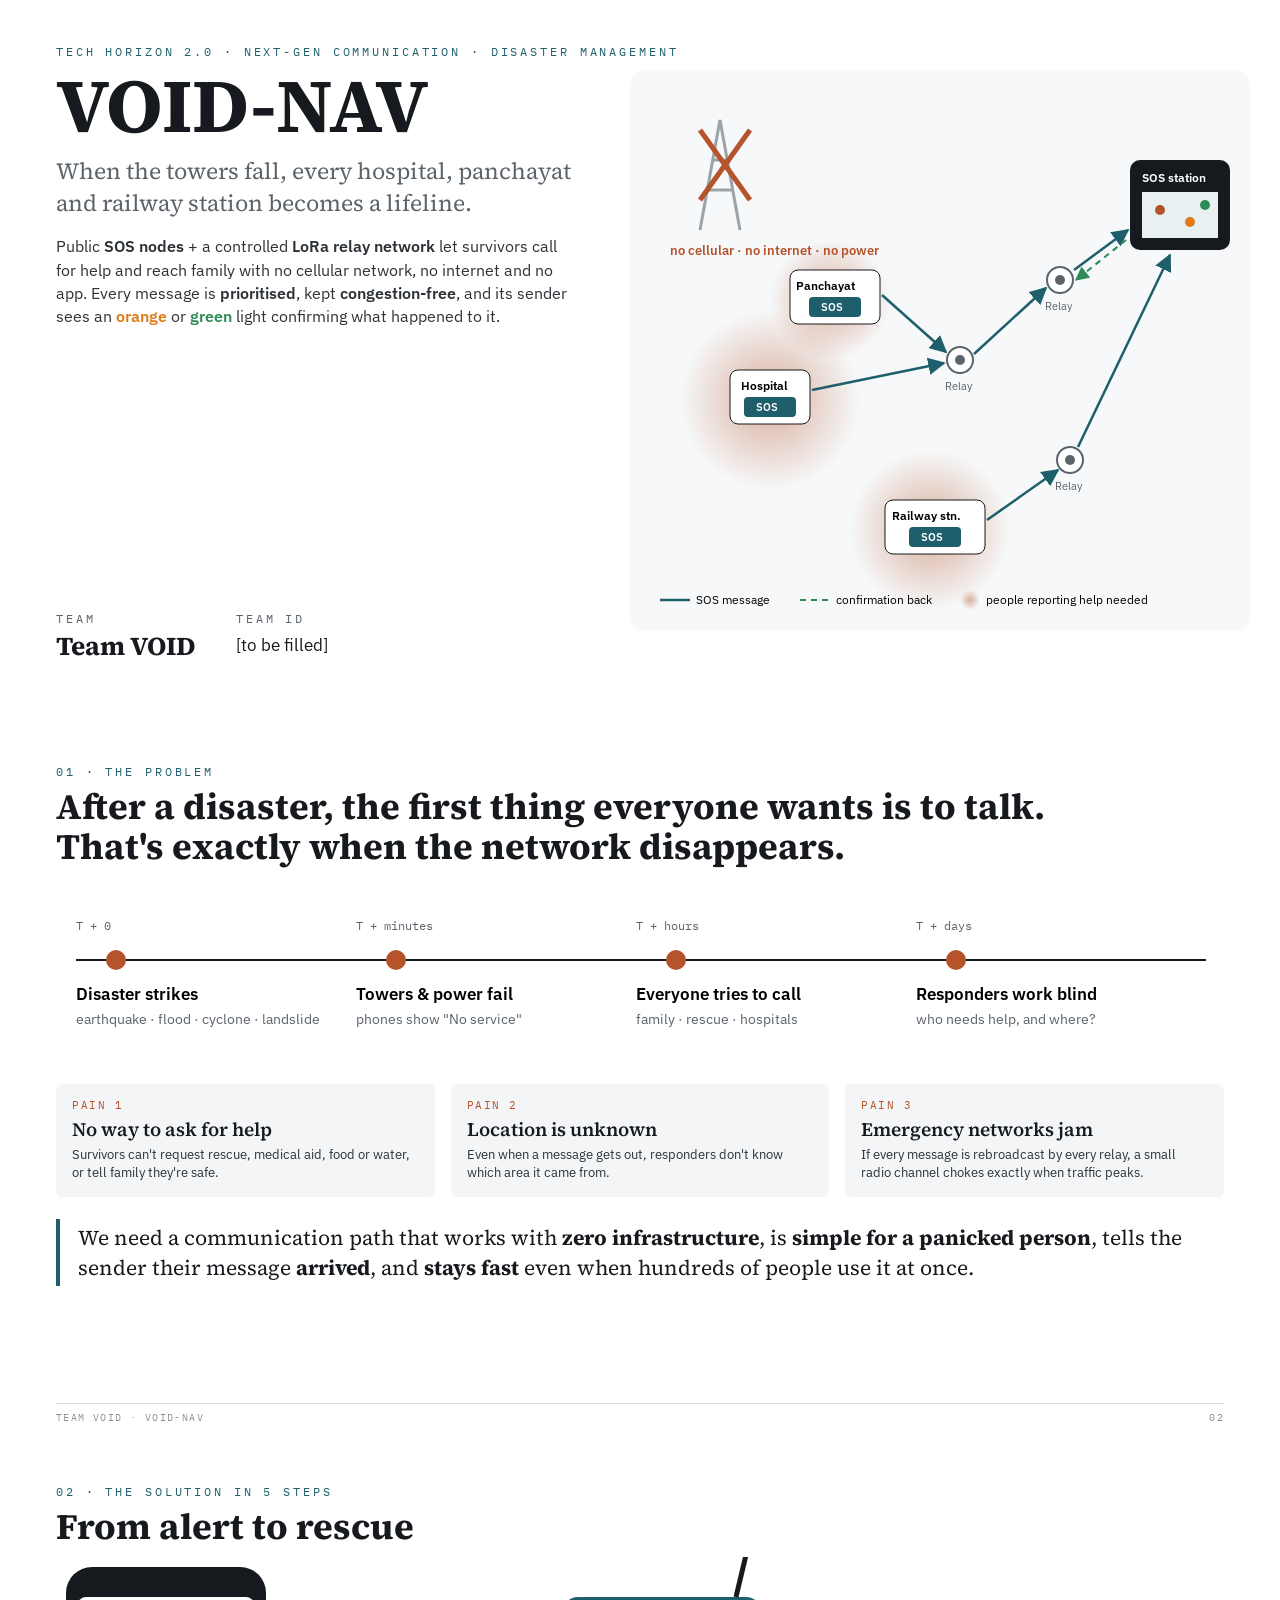
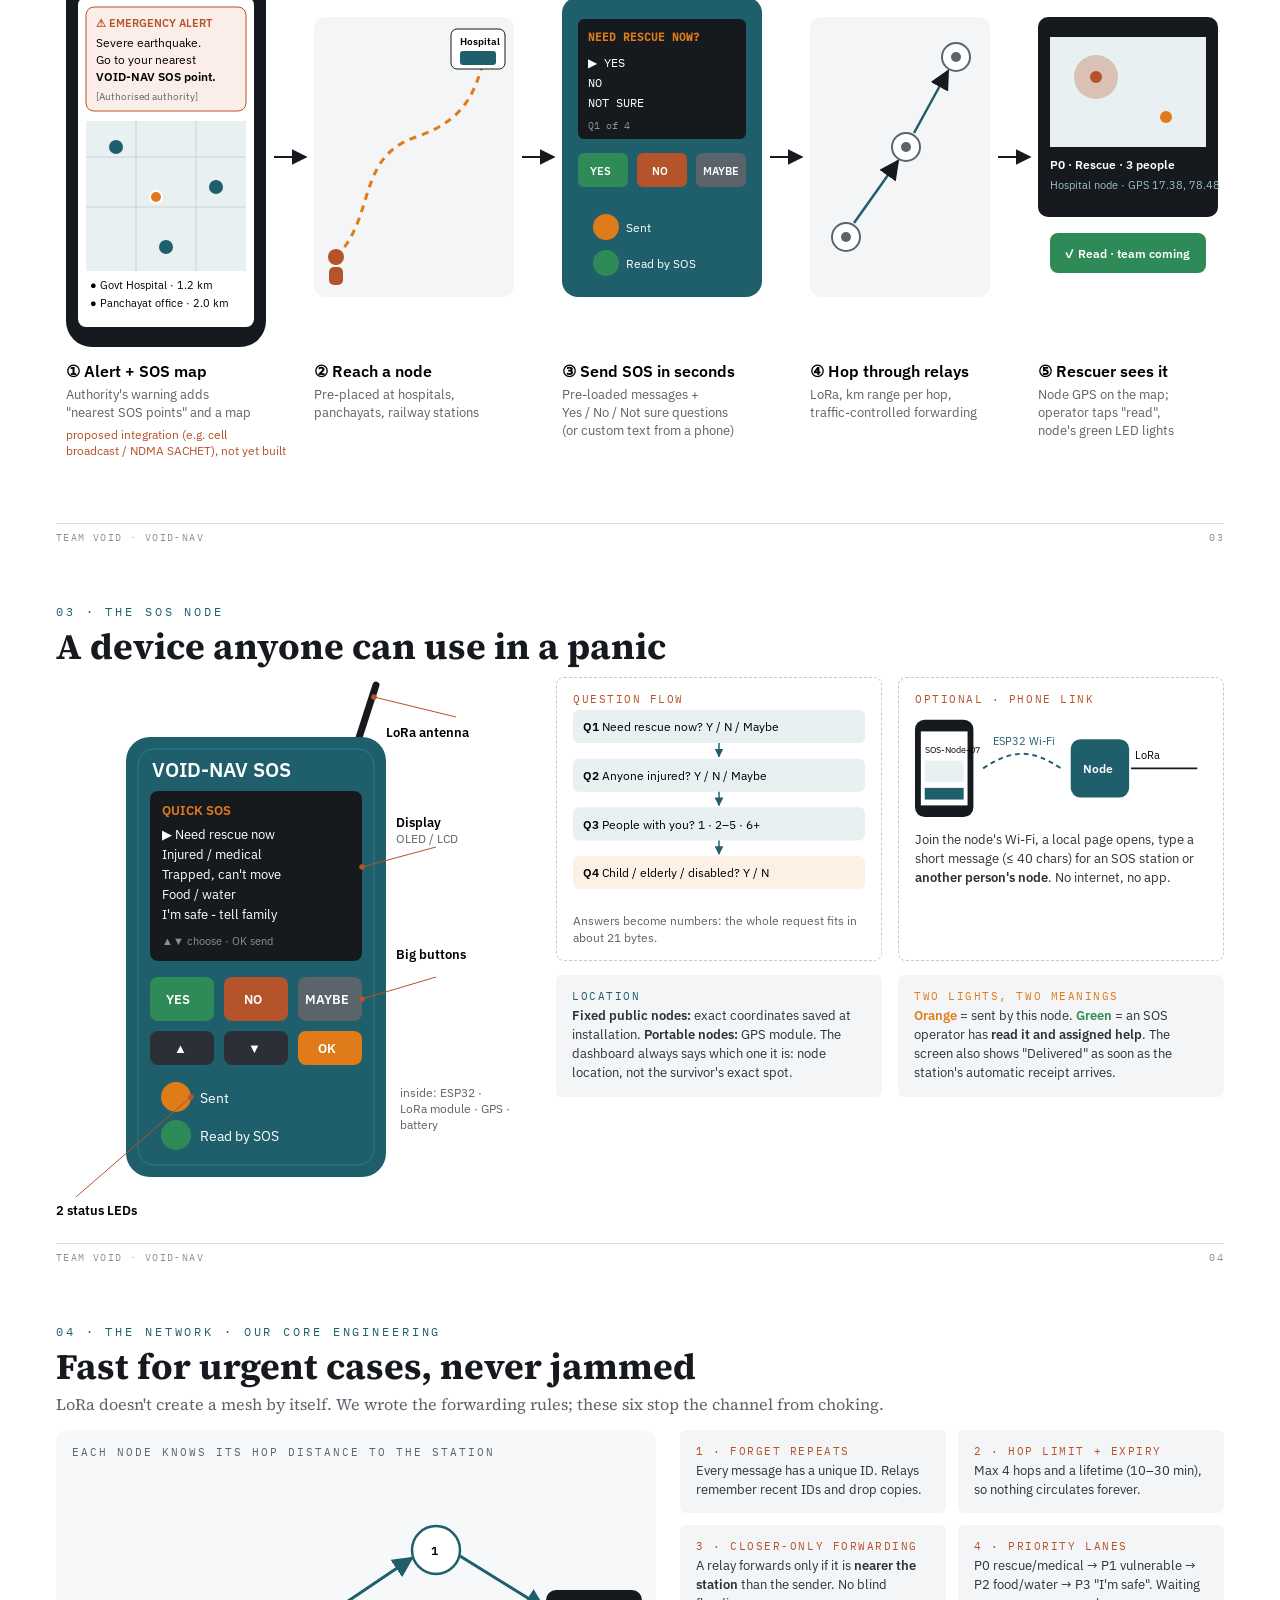
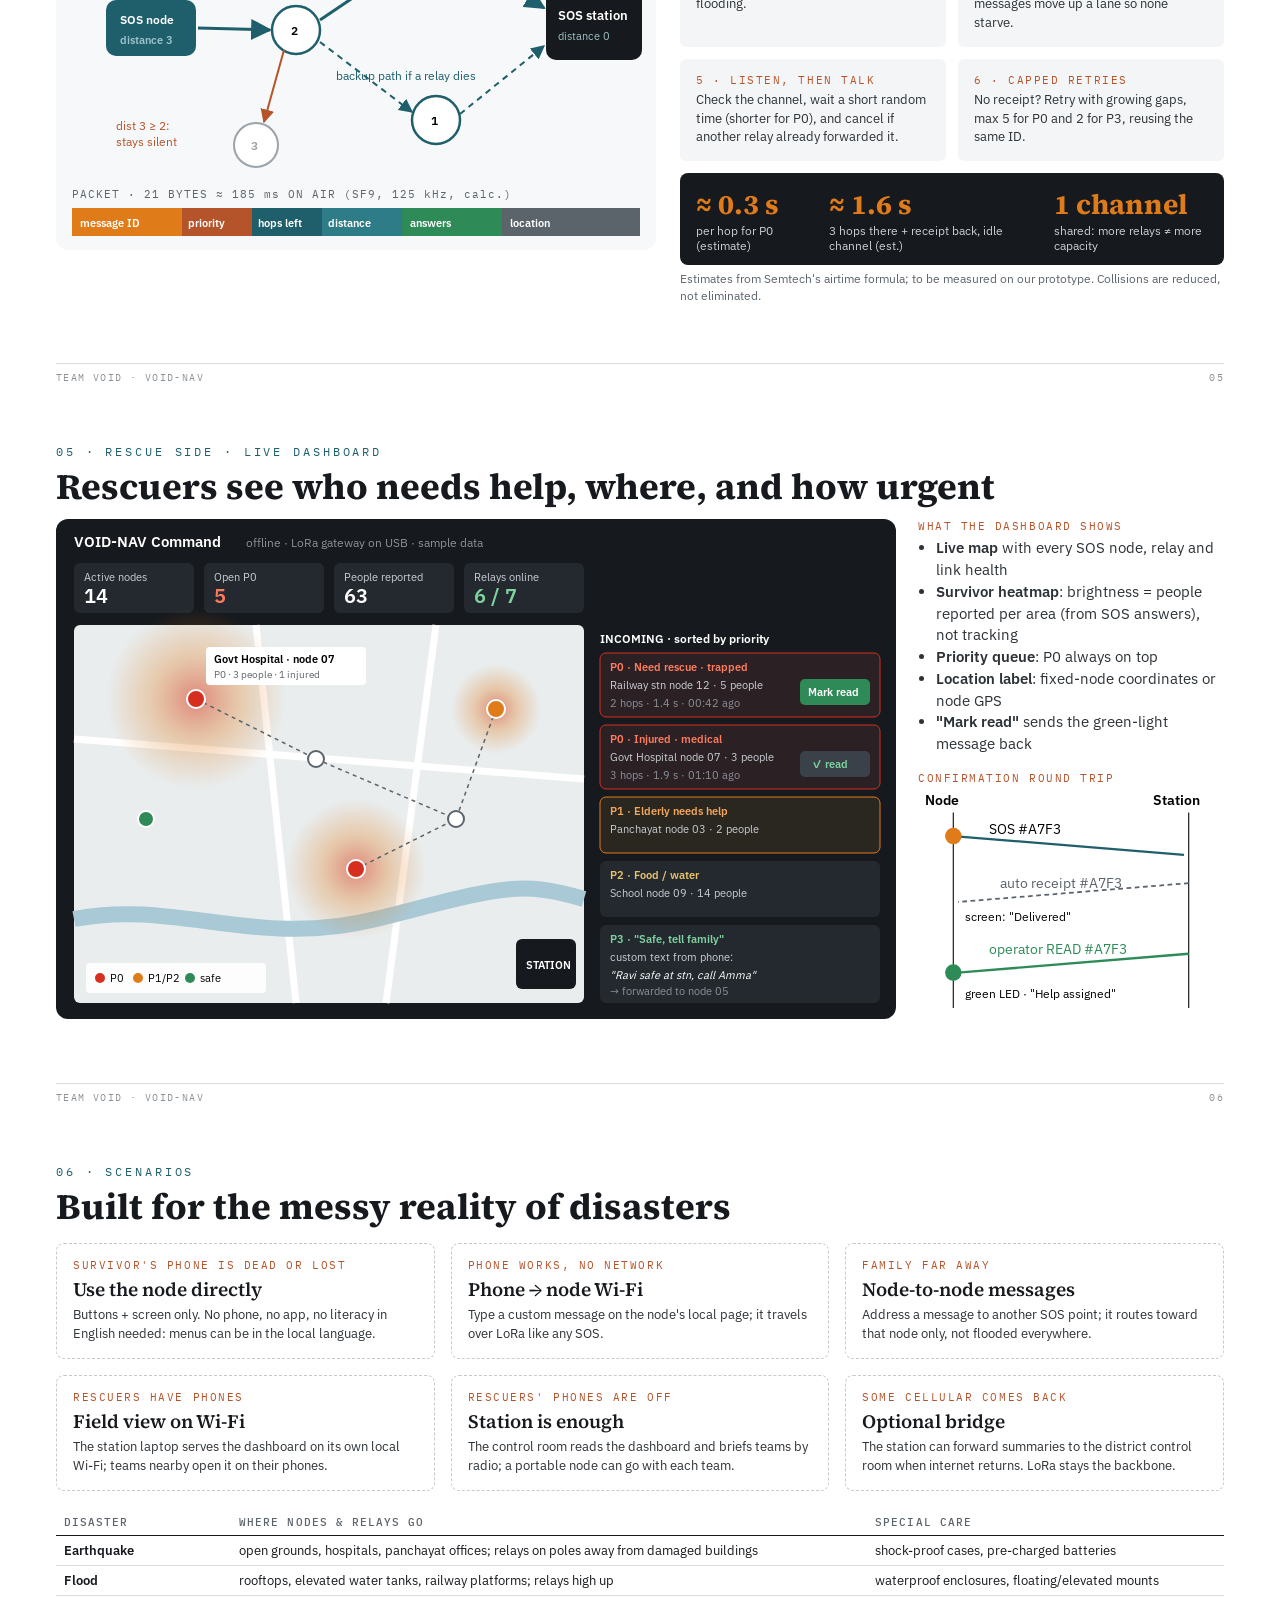
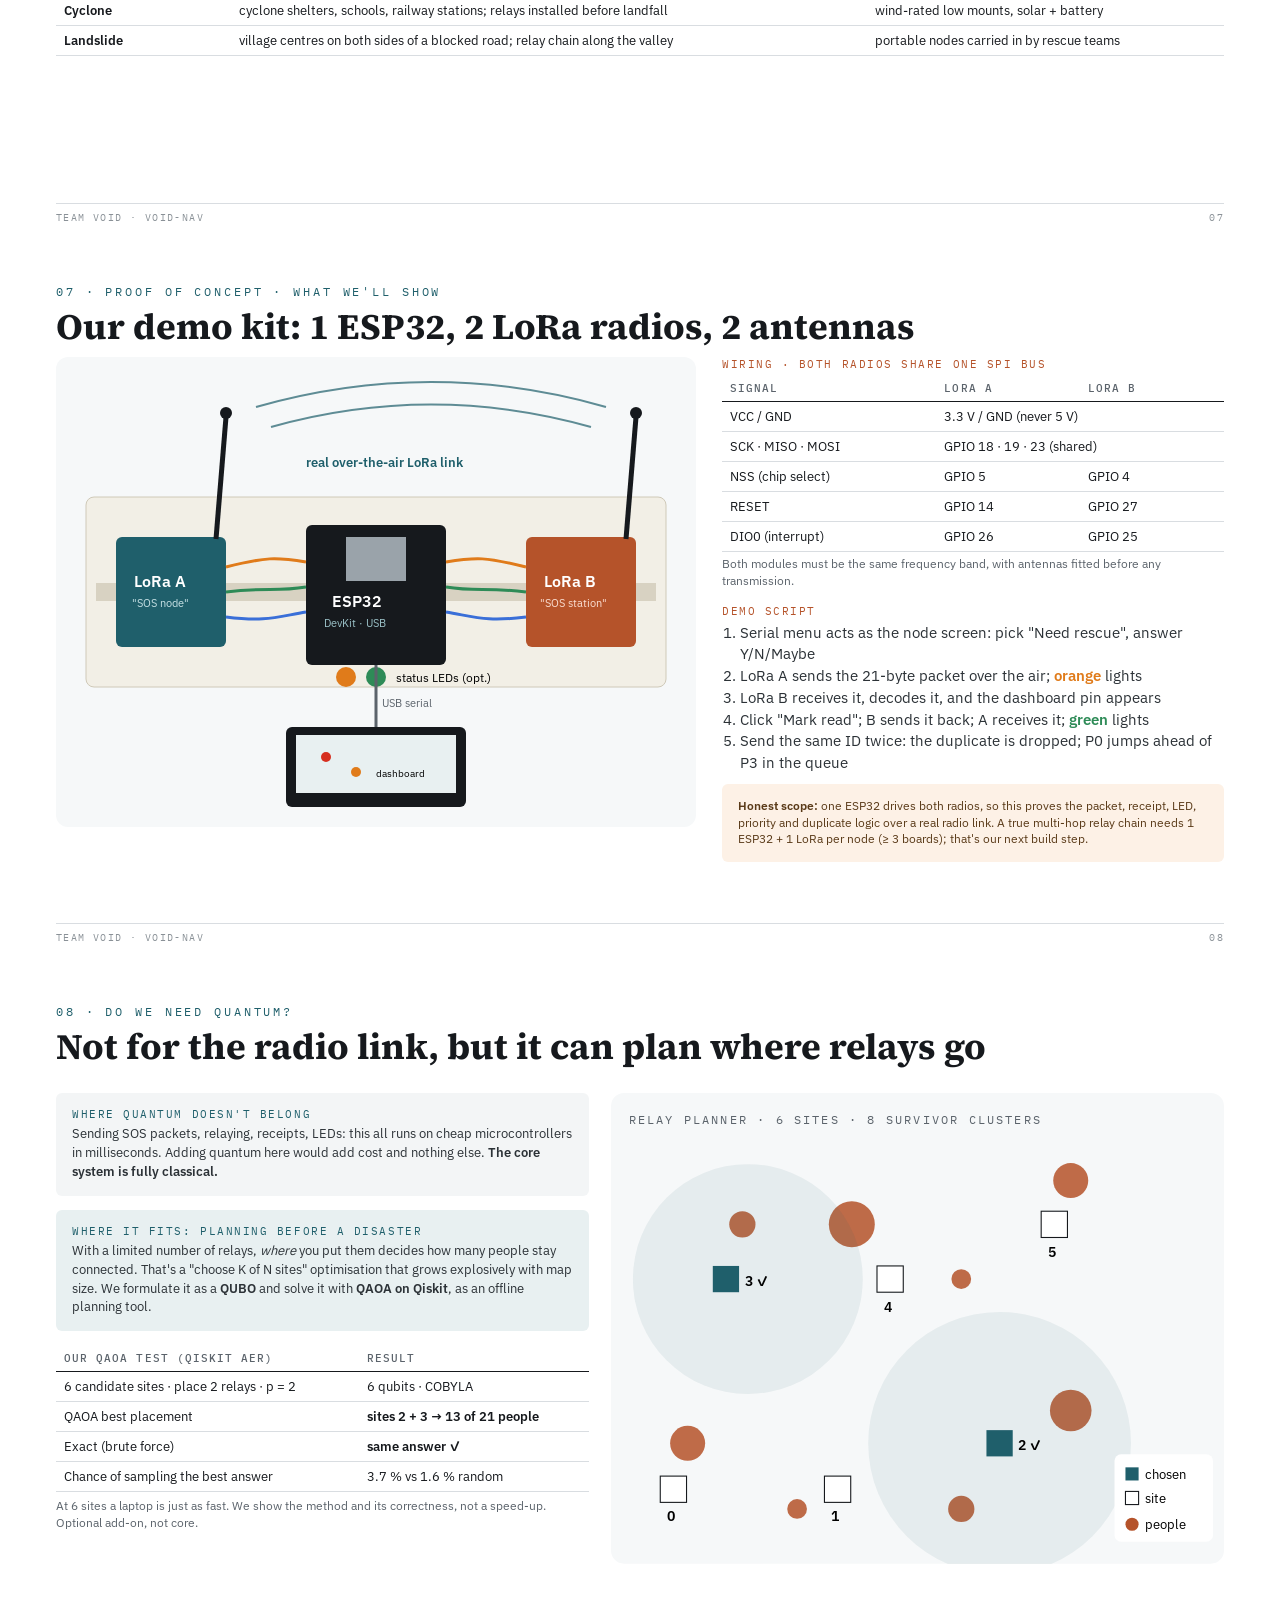
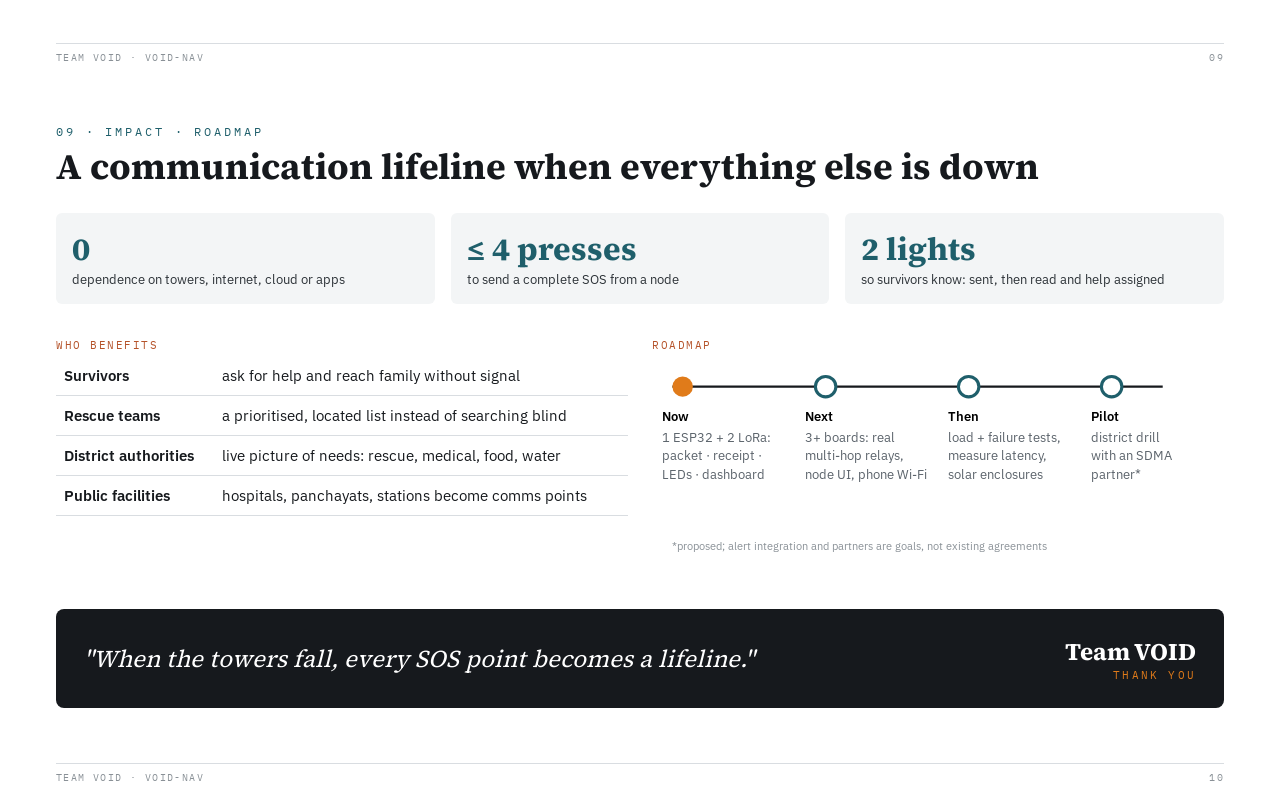
<file: voidnav_sos/deck.html>
<!DOCTYPE html><html><head><meta charset="utf-8"><title>VOID-NAV SOS</title>
<link href="f/fonts.css" rel="stylesheet">
<style>
@page{size:1280px 720px;margin:0}
:root{--ink:#16191d;--mut:#5b636b;--line:#d9dde1;--teal:#1f5f6b;--tl:#e8f0f1;--rust:#b5532a;--rl:#fbeee8;--or:#e07b1a;--ol:#fdf1e6;--gr:#2e8b57;--gl:#e7f4ec;--grey:#f3f5f6}
*{box-sizing:border-box;margin:0;padding:0}
body{font-family:'IBM Plex Sans',sans-serif;color:var(--ink);background:#fff}
.s{width:1280px;height:720px;padding:44px 56px 40px;position:relative;page-break-after:always;overflow:hidden;background:#fff}
.ey{font-family:'IBM Plex Mono',monospace;font-size:12px;letter-spacing:.24em;text-transform:uppercase;color:var(--teal);margin-bottom:8px}
h1{font-family:'Source Serif 4',serif;font-size:76px;line-height:1;font-weight:700}
h2{font-family:'Source Serif 4',serif;font-size:36px;line-height:1.12;font-weight:700;margin-bottom:6px}
.sub{font-family:'Source Serif 4',serif;font-size:18px;color:var(--mut);line-height:1.4}
h3{font-family:'Source Serif 4',serif;font-size:19px;font-weight:600;margin-bottom:4px}
p,li{font-size:15px;line-height:1.45;color:#2c3237}
.sm{font-size:13px}.xs{font-size:11.5px;color:var(--mut)}
.ft{position:absolute;left:56px;right:56px;bottom:16px;display:flex;justify-content:space-between;font-family:'IBM Plex Mono',monospace;font-size:10px;letter-spacing:.14em;color:#8a9197;border-top:1px solid var(--line);padding-top:7px}
.box{background:var(--grey);padding:14px 16px;border-radius:6px}
.big td{font-size:15px;padding:10px 8px}
.dash{border:1.5px dashed #c3cbd1;border-radius:8px;padding:14px 16px}
.n{font-family:'IBM Plex Mono',monospace;font-size:11px;color:var(--rust);letter-spacing:.14em;text-transform:uppercase;margin-bottom:4px}
.chip{display:inline-block;font-family:'IBM Plex Mono',monospace;font-size:10.5px;letter-spacing:.08em;padding:3px 8px;border-radius:20px;font-weight:500}
.g2{display:grid;grid-template-columns:1fr 1fr;gap:22px}.g3{display:grid;grid-template-columns:repeat(3,1fr);gap:16px}
svg text{font-family:'IBM Plex Sans',sans-serif}
.mono{font-family:'IBM Plex Mono',monospace}
table{border-collapse:collapse;width:100%}th{font-family:'IBM Plex Mono',monospace;font-size:10.5px;letter-spacing:.1em;text-transform:uppercase;color:var(--mut);text-align:left;font-weight:500;border-bottom:1.5px solid var(--ink);padding:6px 8px}td{padding:6px 8px;border-bottom:1px solid var(--line);font-size:13px;vertical-align:top}
</style></head><body>

<!-- 1 TITLE -->
<section class="s">
<div class="ey">Tech Horizon 2.0 · Next-Gen Communication · Disaster Management</div>
<h1 style="margin-top:6px">VOID-NAV</h1>
<p class="sub" style="font-size:23px;margin-top:12px;max-width:560px">When the towers fall, every hospital, panchayat and railway station becomes a lifeline.</p>
<p style="margin-top:16px;max-width:520px;font-size:16px">Public <b>SOS nodes</b> + a controlled <b>LoRa relay network</b> let survivors call for help and reach family with no cellular network, no internet and no app. Every message is <b>prioritised</b>, kept <b>congestion-free</b>, and its sender sees an <b style="color:var(--or)">orange</b> or <b style="color:var(--gr)">green</b> light confirming what happened to it.</p>
<div style="position:absolute;left:56px;bottom:56px;display:flex;gap:40px">
<div><div class="ey" style="margin:0 0 2px;color:var(--mut)">Team</div><div style="font-family:'Source Serif 4',serif;font-size:26px;font-weight:700">Team VOID</div></div>
<div><div class="ey" style="margin:0 0 2px;color:var(--mut)">Team ID</div><div style="font-size:17px;padding-top:6px">[to be filled]</div></div></div>
<svg viewBox="0 0 620 560" width="620" style="position:absolute;right:30px;top:70px">
 <defs><marker id="m" viewBox="0 0 10 10" refX="9" refY="5" markerWidth="7" markerHeight="7" orient="auto"><path d="M0 0L10 5L0 10z" fill="#1f5f6b"/></marker><marker id="g" viewBox="0 0 10 10" refX="9" refY="5" markerWidth="7" markerHeight="7" orient="auto"><path d="M0 0L10 5L0 10z" fill="#2e8b57"/></marker>
 <radialGradient id="h"><stop offset="0" stop-color="#b5532a" stop-opacity=".45"/><stop offset="1" stop-color="#b5532a" stop-opacity="0"/></radialGradient></defs>
 <rect x="0" y="0" width="620" height="560" rx="14" fill="#f6f8f9"/>
 <!-- broken tower -->
 <g transform="translate(40,40)" stroke="#9aa3aa" stroke-width="3" fill="none"><path d="M30 120 L50 10 L70 120"/><path d="M38 80 L62 80 M43 50 L57 50"/></g>
 <g stroke="#b5532a" stroke-width="5"><line x1="70" y1="60" x2="120" y2="130"/><line x1="120" y1="60" x2="70" y2="130"/></g>
 <text x="40" y="185" font-size="13" fill="#b5532a" font-weight="600">no cellular · no internet · no power</text>
 <!-- heat blobs -->
 <circle cx="140" cy="330" r="90" fill="url(#h)"/><circle cx="300" cy="460" r="80" fill="url(#h)"/><circle cx="200" cy="230" r="60" fill="url(#h)"/>
 <!-- SOS points -->
 <g font-size="12" font-weight="600">
 <rect x="100" y="300" width="80" height="54" rx="8" fill="#fff" stroke="#16191d"/><text x="111" y="320">Hospital</text><rect x="114" y="327" width="52" height="20" rx="4" fill="#1f5f6b"/><text x="126" y="341" fill="#fff" font-size="11">SOS</text>
 <rect x="255" y="430" width="100" height="54" rx="8" fill="#fff" stroke="#16191d"/><text x="262" y="450">Railway stn.</text><rect x="279" y="457" width="52" height="20" rx="4" fill="#1f5f6b"/><text x="291" y="471" fill="#fff" font-size="11">SOS</text>
 <rect x="160" y="200" width="90" height="54" rx="8" fill="#fff" stroke="#16191d"/><text x="166" y="220">Panchayat</text><rect x="179" y="227" width="52" height="20" rx="4" fill="#1f5f6b"/><text x="191" y="241" fill="#fff" font-size="11">SOS</text></g>
 <!-- relays -->
 <g fill="#fff" stroke="#5b636b" stroke-width="2"><circle cx="330" cy="290" r="13"/><circle cx="430" cy="210" r="13"/><circle cx="440" cy="390" r="13"/></g>
 <g fill="#5b636b"><circle cx="330" cy="290" r="5"/><circle cx="430" cy="210" r="5"/><circle cx="440" cy="390" r="5"/></g>
 <g font-size="11" fill="#5b636b"><text x="315" y="320">Relay</text><text x="415" y="240">Relay</text><text x="425" y="420">Relay</text></g>
 <!-- station -->
 <rect x="500" y="90" width="100" height="90" rx="10" fill="#16191d"/><text x="512" y="112" fill="#fff" font-size="12" font-weight="600">SOS station</text><rect x="512" y="122" width="76" height="46" fill="#e8f0f1"/><circle cx="530" cy="140" r="5" fill="#b5532a"/><circle cx="560" cy="152" r="5" fill="#e07b1a"/><circle cx="575" cy="135" r="5" fill="#2e8b57"/>
 <!-- links -->
 <g stroke="#1f5f6b" stroke-width="2.5" fill="none" marker-end="url(#m)"><path d="M182 320 L314 293"/><path d="M252 225 L316 282"/><path d="M344 284 L416 218"/><path d="M444 200 L498 160"/><path d="M357 450 L428 400"/><path d="M448 377 L540 185"/></g>
 <path d="M496 170 L446 210" stroke="#2e8b57" stroke-width="2" stroke-dasharray="6 5" fill="none" marker-end="url(#g)"/>
 <!-- legend -->
 <g font-size="12"><line x1="30" y1="530" x2="60" y2="530" stroke="#1f5f6b" stroke-width="2.5"/><text x="66" y="534">SOS message</text>
 <line x1="170" y1="530" x2="200" y2="530" stroke="#2e8b57" stroke-width="2" stroke-dasharray="6 5"/><text x="206" y="534">confirmation back</text>
 <circle cx="340" cy="530" r="10" fill="url(#h)"/><text x="356" y="534">people reporting help needed</text></g>
</svg>
</section>

<!-- 2 PROBLEM -->
<section class="s">
<div class="ey">01 · The problem</div>
<h2>After a disaster, the first thing everyone wants is to talk.<br>That's exactly when the network disappears.</h2>
<svg viewBox="0 0 1168 250" width="1168" style="margin-top:16px">
 <g font-size="14">
 <line x1="20" y1="70" x2="1150" y2="70" stroke="#16191d" stroke-width="2"/>
 <g fill="#b5532a"><circle cx="60" cy="70" r="10"/><circle cx="340" cy="70" r="10"/><circle cx="620" cy="70" r="10"/><circle cx="900" cy="70" r="10"/></g>
 <text x="20" y="40" class="mono" font-size="12" fill="#5b636b">T + 0</text><text x="300" y="40" class="mono" font-size="12" fill="#5b636b">T + minutes</text><text x="580" y="40" class="mono" font-size="12" fill="#5b636b">T + hours</text><text x="860" y="40" class="mono" font-size="12" fill="#5b636b">T + days</text>
 <text x="20" y="110" font-weight="600" font-size="17">Disaster strikes</text><text x="20" y="134" fill="#5b636b">earthquake · flood · cyclone · landslide</text>
 <text x="300" y="110" font-weight="600" font-size="17">Towers & power fail</text><text x="300" y="134" fill="#5b636b">phones show "No service"</text>
 <text x="580" y="110" font-weight="600" font-size="17">Everyone tries to call</text><text x="580" y="134" fill="#5b636b">family · rescue · hospitals</text>
 <text x="860" y="110" font-weight="600" font-size="17">Responders work blind</text><text x="860" y="134" fill="#5b636b">who needs help, and where?</text>
 </g></svg>
<div class="g3" style="margin-top:-60px">
<div class="box"><div class="n">Pain 1</div><h3>No way to ask for help</h3><p class="sm">Survivors can't request rescue, medical aid, food or water, or tell family they're safe.</p></div>
<div class="box"><div class="n">Pain 2</div><h3>Location is unknown</h3><p class="sm">Even when a message gets out, responders don't know which area it came from.</p></div>
<div class="box"><div class="n">Pain 3</div><h3>Emergency networks jam</h3><p class="sm">If every message is rebroadcast by every relay, a small radio channel chokes exactly when traffic peaks.</p></div></div>
<div style="margin-top:22px;border-left:4px solid var(--teal);padding:4px 0 4px 18px">
<p style="font-family:'Source Serif 4',serif;font-size:21px;line-height:1.4;color:var(--ink)">We need a communication path that works with <b>zero infrastructure</b>, is <b>simple for a panicked person</b>, tells the sender their message <b>arrived</b>, and <b>stays fast</b> even when hundreds of people use it at once.</p></div>
<div class="ft"><span>TEAM VOID · VOID-NAV</span><span>02</span></div>
</section>

<!-- 3 JOURNEY -->
<section class="s">
<div class="ey">02 · The solution in 5 steps</div>
<h2>From alert to rescue</h2>
<svg viewBox="0 0 1168 560" width="1168" style="margin-top:4px">
 <defs><marker id="a3" viewBox="0 0 10 10" refX="9" refY="5" markerWidth="8" markerHeight="8" orient="auto"><path d="M0 0L10 5L0 10z" fill="#16191d"/></marker></defs>
 <g font-size="13">
 <!-- step1 phone alert -->
 <rect x="10" y="10" width="200" height="380" rx="26" fill="#16191d"/><rect x="22" y="40" width="176" height="330" rx="8" fill="#fff"/>
 <rect x="30" y="50" width="160" height="104" rx="8" fill="#fbeee8" stroke="#b5532a"/><text x="40" y="70" font-size="11" font-weight="700" fill="#b5532a">⚠ EMERGENCY ALERT</text><text x="40" y="90" font-size="12">Severe earthquake.</text><text x="40" y="107" font-size="12">Go to your nearest</text><text x="40" y="124" font-size="12" font-weight="700">VOID-NAV SOS point.</text><text x="40" y="143" font-size="10" fill="#5b636b">[Authorised authority]</text>
 <rect x="30" y="164" width="160" height="150" fill="#e8f0f1"/>
 <g stroke="#c9d3d6"><line x1="30" y1="200" x2="190" y2="200"/><line x1="30" y1="250" x2="190" y2="250"/><line x1="80" y1="164" x2="80" y2="314"/><line x1="140" y1="164" x2="140" y2="314"/></g>
 <g fill="#1f5f6b"><circle cx="60" cy="190" r="7"/><circle cx="160" cy="230" r="7"/><circle cx="110" cy="290" r="7"/></g><circle cx="100" cy="240" r="6" fill="#e07b1a" stroke="#fff" stroke-width="2"/>
 <text x="34" y="332" font-size="11">● Govt Hospital · 1.2 km</text><text x="34" y="350" font-size="11">● Panchayat office · 2.0 km</text>
 <text x="10" y="420" font-weight="700" font-size="16">① Alert + SOS map</text><text x="10" y="442" fill="#5b636b" font-size="13">Authority's warning adds</text><text x="10" y="460" fill="#5b636b" font-size="13">"nearest SOS points" and a map</text><text x="10" y="482" fill="#b5532a" font-size="11.5">proposed integration (e.g. cell</text><text x="10" y="498" fill="#b5532a" font-size="11.5">broadcast / NDMA SACHET), not yet built</text>
 <path d="M218 200 L250 200" stroke="#16191d" stroke-width="2" marker-end="url(#a3)"/>
 <!-- step2 walk -->
 <rect x="258" y="60" width="200" height="280" rx="12" fill="#f3f5f6"/>
 <path d="M280 300 C320 260 300 200 360 180 S420 120 430 100" stroke="#e07b1a" stroke-width="3" stroke-dasharray="7 6" fill="none"/>
 <g fill="#b5532a"><circle cx="280" cy="300" r="8"/><rect x="273" y="310" width="14" height="18" rx="5"/></g>
 <rect x="395" y="72" width="54" height="40" rx="6" fill="#fff" stroke="#16191d"/><text x="404" y="88" font-size="10" font-weight="600">Hospital</text><rect x="404" y="94" width="36" height="14" rx="3" fill="#1f5f6b"/>
 <text x="258" y="420" font-weight="700" font-size="16">② Reach a node</text><text x="258" y="442" fill="#5b636b">Pre-placed at hospitals,</text><text x="258" y="460" fill="#5b636b">panchayats, railway stations</text>
 <path d="M466 200 L498 200" stroke="#16191d" stroke-width="2" marker-end="url(#a3)"/>
 <!-- step3 node -->
 <rect x="506" y="40" width="200" height="300" rx="16" fill="#1f5f6b"/><line x1="680" y1="40" x2="690" y2="-2" stroke="#16191d" stroke-width="5"/>
 <rect x="522" y="62" width="168" height="120" rx="6" fill="#16191d"/><text x="532" y="84" fill="#e07b1a" font-size="11" font-weight="700" class="mono">NEED RESCUE NOW?</text><text x="532" y="110" fill="#fff" font-size="12" class="mono">▶ YES</text><text x="532" y="130" fill="#fff" font-size="12" class="mono">  NO</text><text x="532" y="150" fill="#fff" font-size="12" class="mono">  NOT SURE</text><text x="532" y="172" fill="#8a9197" font-size="10" class="mono">Q1 of 4</text>
 <g font-size="11" font-weight="700" fill="#fff"><rect x="522" y="196" width="50" height="34" rx="6" fill="#2e8b57"/><text x="534" y="218">YES</text><rect x="581" y="196" width="50" height="34" rx="6" fill="#b5532a"/><text x="596" y="218">NO</text><rect x="640" y="196" width="50" height="34" rx="6" fill="#5b636b"/><text x="647" y="218">MAYBE</text></g>
 <circle cx="550" cy="270" r="13" fill="#e07b1a"/><text x="570" y="275" fill="#fff" font-size="12">Sent</text><circle cx="550" cy="306" r="13" fill="#2e8b57"/><text x="570" y="311" fill="#fff" font-size="12">Read by SOS</text>
 <text x="506" y="420" font-weight="700" font-size="16">③ Send SOS in seconds</text><text x="506" y="442" fill="#5b636b">Pre-loaded messages +</text><text x="506" y="460" fill="#5b636b">Yes / No / Not sure questions</text><text x="506" y="478" fill="#5b636b">(or custom text from a phone)</text>
 <path d="M714 200 L746 200" stroke="#16191d" stroke-width="2" marker-end="url(#a3)"/>
 <!-- step4 relays -->
 <rect x="754" y="60" width="180" height="280" rx="12" fill="#f3f5f6"/>
 <g fill="#fff" stroke="#5b636b" stroke-width="2"><circle cx="790" cy="280" r="14"/><circle cx="850" cy="190" r="14"/><circle cx="900" cy="100" r="14"/></g>
 <g fill="#5b636b"><circle cx="790" cy="280" r="5"/><circle cx="850" cy="190" r="5"/><circle cx="900" cy="100" r="5"/></g>
 <g stroke="#1f5f6b" stroke-width="2.5" fill="none" marker-end="url(#a3)"><path d="M798 266 L842 204"/><path d="M858 176 L892 114"/></g>
 <text x="754" y="420" font-weight="700" font-size="16">④ Hop through relays</text><text x="754" y="442" fill="#5b636b">LoRa, km range per hop,</text><text x="754" y="460" fill="#5b636b">traffic-controlled forwarding</text>
 <path d="M942 200 L974 200" stroke="#16191d" stroke-width="2" marker-end="url(#a3)"/>
 <!-- step5 rescue -->
 <rect x="982" y="60" width="180" height="200" rx="10" fill="#16191d"/><rect x="994" y="80" width="156" height="110" fill="#e8f0f1"/><circle cx="1040" cy="120" r="22" fill="#b5532a" opacity=".3"/><circle cx="1040" cy="120" r="6" fill="#b5532a"/><circle cx="1110" cy="160" r="6" fill="#e07b1a"/><text x="994" y="212" fill="#fff" font-size="12" font-weight="600">P0 · Rescue · 3 people</text><text x="994" y="232" fill="#9cc3c9" font-size="11">Hospital node · GPS 17.38, 78.48</text>
 <rect x="994" y="276" width="156" height="40" rx="8" fill="#2e8b57"/><text x="1008" y="301" fill="#fff" font-size="12" font-weight="700">✓ Read · team coming</text>
 <text x="982" y="420" font-weight="700" font-size="16">⑤ Rescuer sees it</text><text x="982" y="442" fill="#5b636b">Node GPS on the map;</text><text x="982" y="460" fill="#5b636b">operator taps "read",</text><text x="982" y="478" fill="#5b636b">node's green LED lights</text>
 </g></svg>
<div class="ft"><span>TEAM VOID · VOID-NAV</span><span>03</span></div>
</section>

<!-- 4 NODE HARDWARE -->
<section class="s">
<div class="ey">03 · The SOS node</div>
<h2>A device anyone can use in a panic</h2>
<div style="display:grid;grid-template-columns:470px 1fr;gap:30px;margin-top:10px">
<svg viewBox="0 0 470 540" width="470">
 <defs><marker id="c4" viewBox="0 0 10 10" refX="5" refY="5" markerWidth="7" markerHeight="7"><circle cx="5" cy="5" r="4" fill="#b5532a"/></marker></defs>
 <line x1="300" y1="70" x2="320" y2="8" stroke="#16191d" stroke-width="7" stroke-linecap="round"/>
 <rect x="70" y="60" width="260" height="440" rx="24" fill="#1f5f6b"/><rect x="82" y="72" width="236" height="416" rx="16" fill="none" stroke="#2f7c89"/>
 <text x="96" y="100" fill="#fff" font-family="Source Serif 4" font-size="20" font-weight="700">VOID-NAV SOS</text>
 <rect x="94" y="114" width="212" height="170" rx="8" fill="#16191d"/>
 <g class="mono" font-size="13" fill="#fff"><text x="106" y="138" fill="#e07b1a" font-weight="700">QUICK SOS</text><text x="106" y="162">▶ Need rescue now</text><text x="106" y="182">  Injured / medical</text><text x="106" y="202">  Trapped, can't move</text><text x="106" y="222">  Food / water</text><text x="106" y="242">  I'm safe - tell family</text><text x="106" y="268" fill="#8a9197" font-size="11">▲▼ choose · OK send</text></g>
 <g font-size="13" font-weight="700" fill="#fff"><rect x="94" y="300" width="64" height="44" rx="8" fill="#2e8b57"/><text x="110" y="327">YES</text><rect x="168" y="300" width="64" height="44" rx="8" fill="#b5532a"/><text x="188" y="327">NO</text><rect x="242" y="300" width="64" height="44" rx="8" fill="#5b636b"/><text x="249" y="327">MAYBE</text>
 <rect x="94" y="354" width="64" height="34" rx="8" fill="#2a3036"/><text x="118" y="376">▲</text><rect x="168" y="354" width="64" height="34" rx="8" fill="#2a3036"/><text x="192" y="376">▼</text><rect x="242" y="354" width="64" height="34" rx="8" fill="#e07b1a"/><text x="262" y="376">OK</text></g>
 <circle cx="120" cy="420" r="15" fill="#e07b1a"/><text x="144" y="426" fill="#fff" font-size="14">Sent</text>
 <circle cx="120" cy="458" r="15" fill="#2e8b57"/><text x="144" y="464" fill="#fff" font-size="14">Read by SOS</text>
 <g font-size="13"><line x1="318" y1="20" x2="400" y2="40" stroke="#b5532a" marker-start="url(#c4)"/><text x="330" y="60" font-weight="700">LoRa antenna</text>
 <line x1="306" y1="190" x2="380" y2="170" stroke="#b5532a" marker-start="url(#c4)"/><text x="340" y="150" font-weight="700">Display</text><text x="340" y="166" fill="#5b636b" font-size="12">OLED / LCD</text>
 <line x1="306" y1="322" x2="380" y2="300" stroke="#b5532a" marker-start="url(#c4)"/><text x="340" y="282" font-weight="700">Big buttons</text>
 <line x1="135" y1="420" x2="20" y2="520" stroke="#b5532a" marker-start="url(#c4)"/><text x="0" y="538" font-weight="700">2 status LEDs</text></g>
 <text x="344" y="420" font-size="12" fill="#5b636b">inside: ESP32 ·</text><text x="344" y="436" font-size="12" fill="#5b636b">LoRa module · GPS ·</text><text x="344" y="452" font-size="12" fill="#5b636b">battery</text>
</svg>
<div>
<div class="g2" style="gap:16px">
<div class="dash"><div class="n">Question flow</div>
<svg viewBox="0 0 300 200" width="100%"><defs><marker id="q" viewBox="0 0 10 10" refX="9" refY="5" markerWidth="6" markerHeight="6" orient="auto"><path d="M0 0L10 5L0 10z" fill="#1f5f6b"/></marker></defs>
<g font-size="12.5"><rect x="0" y="0" width="300" height="34" rx="6" fill="#e8f0f1"/><text x="10" y="22"><tspan font-weight="700">Q1</tspan> Need rescue now? Y / N / Maybe</text>
<rect x="0" y="50" width="300" height="34" rx="6" fill="#e8f0f1"/><text x="10" y="72"><tspan font-weight="700">Q2</tspan> Anyone injured? Y / N / Maybe</text>
<rect x="0" y="100" width="300" height="34" rx="6" fill="#e8f0f1"/><text x="10" y="122"><tspan font-weight="700">Q3</tspan> People with you? 1 · 2–5 · 6+</text>
<rect x="0" y="150" width="300" height="34" rx="6" fill="#fdf1e6"/><text x="10" y="172"><tspan font-weight="700">Q4</tspan> Child / elderly / disabled? Y / N</text>
<g stroke="#1f5f6b" stroke-width="1.5" marker-end="url(#q)"><line x1="150" y1="34" x2="150" y2="48"/><line x1="150" y1="84" x2="150" y2="98"/><line x1="150" y1="134" x2="150" y2="148"/></g></g></svg>
<p class="xs" style="margin-top:4px">Answers become numbers: the whole request fits in about 21 bytes.</p></div>
<div class="dash"><div class="n">Optional · phone link</div>
<svg viewBox="0 0 300 120" width="100%"><g font-size="12"><rect x="0" y="10" width="60" height="100" rx="10" fill="#16191d"/><rect x="6" y="22" width="48" height="76" fill="#fff"/><text x="10" y="44" font-size="9">SOS-Node-07</text><rect x="10" y="52" width="40" height="22" fill="#e8f0f1"/><rect x="10" y="80" width="40" height="12" fill="#1f5f6b"/>
<path d="M70 60 C100 40 120 40 150 60" stroke="#1f5f6b" stroke-width="2" fill="none" stroke-dasharray="5 4"/><text x="80" y="36" font-size="11" fill="#1f5f6b">ESP32 Wi-Fi</text>
<rect x="160" y="30" width="60" height="60" rx="10" fill="#1f5f6b"/><text x="173" y="65" fill="#fff" font-weight="700">Node</text>
<path d="M222 60 L290 60" stroke="#16191d" stroke-width="2"/><text x="226" y="50" font-size="11">LoRa</text></g></svg>
<p class="sm">Join the node's Wi-Fi, a local page opens, type a short message (≤ 40 chars) for an SOS station or <b>another person's node</b>. No internet, no app.</p></div>
</div>
<div class="g2" style="gap:16px;margin-top:14px">
<div class="box"><div class="n" style="color:var(--teal)">Location</div><p class="sm"><b>Fixed public nodes:</b> exact coordinates saved at installation. <b>Portable nodes:</b> GPS module. The dashboard always says which one it is: node location, not the survivor's exact spot.</p></div>
<div class="box"><div class="n" style="color:var(--or)">Two lights, two meanings</div><p class="sm"><b style="color:var(--or)">Orange</b> = sent by this node. <b style="color:var(--gr)">Green</b> = an SOS operator has <b>read it and assigned help</b>. The screen also shows "Delivered" as soon as the station's automatic receipt arrives.</p></div>
</div></div></div>
<div class="ft"><span>TEAM VOID · VOID-NAV</span><span>04</span></div>
</section>

<!-- 5 NETWORK + CONGESTION -->
<section class="s">
<div class="ey">04 · The network · our core engineering</div>
<h2>Fast for urgent cases, never jammed</h2>
<p class="sub" style="font-size:16px">LoRa doesn't create a mesh by itself. We wrote the forwarding rules; these six stop the channel from choking.</p>
<div style="display:grid;grid-template-columns:600px 1fr;gap:24px;margin-top:14px">
<svg viewBox="0 0 600 420" width="600">
 <defs><marker id="t" viewBox="0 0 10 10" refX="9" refY="5" markerWidth="7" markerHeight="7" orient="auto"><path d="M0 0L10 5L0 10z" fill="#1f5f6b"/></marker><marker id="x" viewBox="0 0 10 10" refX="9" refY="5" markerWidth="7" markerHeight="7" orient="auto"><path d="M0 0L10 5L0 10z" fill="#b5532a"/></marker></defs>
 <rect x="0" y="0" width="600" height="420" rx="12" fill="#f6f8f9"/>
 <text x="16" y="26" class="mono" font-size="11" fill="#5b636b" letter-spacing="2">EACH NODE KNOWS ITS HOP DISTANCE TO THE STATION</text>
 <!-- station -->
 <rect x="490" y="160" width="96" height="70" rx="10" fill="#16191d"/><text x="502" y="190" fill="#fff" font-weight="700" font-size="13">SOS station</text><text x="502" y="210" fill="#9cc3c9" font-size="11">distance 0</text>
 <!-- nodes with distance -->
 <g font-size="12" font-weight="700">
 <circle cx="380" cy="120" r="24" fill="#fff" stroke="#1f5f6b" stroke-width="2.5"/><text x="375" y="125">1</text>
 <circle cx="380" cy="290" r="24" fill="#fff" stroke="#1f5f6b" stroke-width="2.5"/><text x="375" y="295">1</text>
 <circle cx="240" cy="200" r="24" fill="#fff" stroke="#1f5f6b" stroke-width="2.5"/><text x="235" y="205">2</text>
 <circle cx="200" cy="315" r="22" fill="#fff" stroke="#9aa3aa" stroke-width="2"/><text x="195" y="320" fill="#9aa3aa">3</text>
 <rect x="50" y="170" width="90" height="56" rx="10" fill="#1f5f6b"/><text x="64" y="194" fill="#fff">SOS node</text><text x="64" y="214" fill="#9cc3c9" font-size="11">distance 3</text></g>
 <g stroke="#1f5f6b" stroke-width="3" fill="none" marker-end="url(#t)"><path d="M142 198 L214 200"/><path d="M264 190 L356 128"/><path d="M404 126 L488 178"/></g>
 <path d="M264 212 L356 282" stroke="#1f5f6b" stroke-width="2" stroke-dasharray="6 5" fill="none" marker-end="url(#t)"/><path d="M404 284 L488 216" stroke="#1f5f6b" stroke-width="2" stroke-dasharray="6 5" fill="none" marker-end="url(#t)"/>
 <path d="M228 220 L208 292" stroke="#b5532a" stroke-width="2" fill="none" marker-end="url(#x)"/><text x="60" y="300" font-size="11.5" fill="#b5532a">dist 3 ≥ 2:</text><text x="60" y="316" font-size="11.5" fill="#b5532a">stays silent</text>
 <text x="280" y="250" font-size="11.5" fill="#1f5f6b">backup path if a relay dies</text>
 <!-- packet -->
 <g transform="translate(16,368)"><text x="0" y="0" class="mono" font-size="11" fill="#5b636b" letter-spacing="1">PACKET · 21 BYTES ≈ 185 ms ON AIR (SF9, 125 kHz, calc.)</text>
 <g font-size="10.5" font-weight="700" fill="#fff"><rect x="0" y="10" width="110" height="28" fill="#e07b1a"/><text x="8" y="29">message ID</text><rect x="110" y="10" width="70" height="28" fill="#b5532a"/><text x="116" y="29">priority</text><rect x="180" y="10" width="70" height="28" fill="#1f5f6b"/><text x="186" y="29">hops left</text><rect x="250" y="10" width="80" height="28" fill="#2f7c89"/><text x="256" y="29">distance</text><rect x="330" y="10" width="100" height="28" fill="#2e8b57"/><text x="338" y="29">answers</text><rect x="430" y="10" width="138" height="28" fill="#5b636b"/><text x="438" y="29">location</text></g></g>
</svg>
<div>
<div class="g2" style="gap:12px">
<div class="box"><div class="n">1 · Forget repeats</div><p class="sm">Every message has a unique ID. Relays remember recent IDs and drop copies.</p></div>
<div class="box"><div class="n">2 · Hop limit + expiry</div><p class="sm">Max 4 hops and a lifetime (10–30 min), so nothing circulates forever.</p></div>
<div class="box"><div class="n">3 · Closer-only forwarding</div><p class="sm">A relay forwards only if it is <b>nearer the station</b> than the sender. No blind flooding.</p></div>
<div class="box"><div class="n">4 · Priority lanes</div><p class="sm">P0 rescue/medical → P1 vulnerable → P2 food/water → P3 "I'm safe". Waiting messages move up a lane so none starve.</p></div>
<div class="box"><div class="n">5 · Listen, then talk</div><p class="sm">Check the channel, wait a short random time (shorter for P0), and cancel if another relay already forwarded it.</p></div>
<div class="box"><div class="n">6 · Capped retries</div><p class="sm">No receipt? Retry with growing gaps, max 5 for P0 and 2 for P3, reusing the same ID.</p></div>
</div>
<div style="margin-top:12px;background:#16191d;color:#fff;border-radius:8px;padding:12px 16px;display:flex;gap:26px">
<div><div style="font-family:'Source Serif 4',serif;font-size:28px;font-weight:700;color:#e07b1a">≈ 0.3 s</div><div class="xs" style="color:#c9cfd4">per hop for P0 (estimate)</div></div>
<div><div style="font-family:'Source Serif 4',serif;font-size:28px;font-weight:700;color:#e07b1a">≈ 1.6 s</div><div class="xs" style="color:#c9cfd4">3 hops there + receipt back, idle channel (est.)</div></div>
<div><div style="font-family:'Source Serif 4',serif;font-size:28px;font-weight:700;color:#e07b1a">1 channel</div><div class="xs" style="color:#c9cfd4">shared: more relays ≠ more capacity</div></div></div>
<p class="xs" style="margin-top:6px">Estimates from Semtech's airtime formula; to be measured on our prototype. Collisions are reduced, not eliminated.</p>
</div></div>
<div class="ft"><span>TEAM VOID · VOID-NAV</span><span>05</span></div>
</section>

<!-- 6 ACK + DASHBOARD -->
<section class="s">
<div class="ey">05 · Rescue side · live dashboard</div>
<h2>Rescuers see who needs help, where, and how urgent</h2>
<div style="display:grid;grid-template-columns:840px 1fr;gap:22px;margin-top:12px">
<svg viewBox="0 0 840 500" width="840">
 <defs><radialGradient id="hh"><stop offset="0" stop-color="#d62f1f" stop-opacity=".55"/><stop offset=".5" stop-color="#e07b1a" stop-opacity=".3"/><stop offset="1" stop-color="#e07b1a" stop-opacity="0"/></radialGradient></defs>
 <rect x="0" y="0" width="840" height="500" rx="12" fill="#16191d"/>
 <text x="18" y="28" fill="#fff" font-size="15" font-weight="700" font-family="Source Serif 4">VOID-NAV Command</text><text x="190" y="28" fill="#8a9197" font-size="12">offline · LoRa gateway on USB · sample data</text>
 <g font-size="11" fill="#c9cfd4"><rect x="18" y="44" width="120" height="50" rx="6" fill="#24292f"/><text x="28" y="62">Active nodes</text><text x="28" y="84" fill="#fff" font-size="20" font-weight="700">14</text>
 <rect x="148" y="44" width="120" height="50" rx="6" fill="#24292f"/><text x="158" y="62">Open P0</text><text x="158" y="84" fill="#ff7a5c" font-size="20" font-weight="700">5</text>
 <rect x="278" y="44" width="120" height="50" rx="6" fill="#24292f"/><text x="288" y="62">People reported</text><text x="288" y="84" fill="#fff" font-size="20" font-weight="700">63</text>
 <rect x="408" y="44" width="120" height="50" rx="6" fill="#24292f"/><text x="418" y="62">Relays online</text><text x="418" y="84" fill="#7ed3a0" font-size="20" font-weight="700">6 / 7</text></g>
 <!-- map -->
 <rect x="18" y="106" width="510" height="378" rx="6" fill="#e9edee"/>
 <g stroke="#fff" stroke-width="7"><path d="M18 220 L528 260"/><path d="M200 106 L240 484"/><path d="M380 106 L330 484"/></g>
 <path d="M18 400 C120 380 200 430 320 400 S460 360 528 380" stroke="#a9c9d6" stroke-width="16" fill="none"/>
 <circle cx="140" cy="180" r="90" fill="url(#hh)"/><circle cx="300" cy="350" r="70" fill="url(#hh)"/><circle cx="440" cy="190" r="45" fill="url(#hh)"/>
 <g stroke="#5b636b" stroke-width="1.5" stroke-dasharray="4 4"><line x1="140" y1="180" x2="260" y2="240"/><line x1="260" y1="240" x2="400" y2="300"/><line x1="300" y1="350" x2="400" y2="300"/><line x1="440" y1="190" x2="400" y2="300"/></g>
 <g fill="#fff" stroke="#5b636b" stroke-width="2"><circle cx="260" cy="240" r="8"/><circle cx="400" cy="300" r="8"/></g>
 <rect x="460" y="420" width="60" height="50" rx="6" fill="#16191d"/><text x="470" y="450" fill="#fff" font-size="11" font-weight="700">STATION</text>
 <g><circle cx="140" cy="180" r="9" fill="#d62f1f" stroke="#fff" stroke-width="2"/><circle cx="300" cy="350" r="9" fill="#d62f1f" stroke="#fff" stroke-width="2"/><circle cx="440" cy="190" r="9" fill="#e07b1a" stroke="#fff" stroke-width="2"/><circle cx="90" cy="300" r="8" fill="#2e8b57" stroke="#fff" stroke-width="2"/></g>
 <rect x="150" y="128" width="160" height="38" rx="4" fill="#fff"/><text x="158" y="144" font-size="10.5" font-weight="700">Govt Hospital · node 07</text><text x="158" y="159" font-size="10" fill="#5b636b">P0 · 3 people · 1 injured</text>
 <g font-size="10.5"><rect x="30" y="444" width="180" height="30" rx="4" fill="#fff" opacity=".9"/><circle cx="44" cy="459" r="5" fill="#d62f1f"/><text x="54" y="463">P0</text><circle cx="82" cy="459" r="5" fill="#e07b1a"/><text x="92" y="463">P1/P2</text><circle cx="134" cy="459" r="5" fill="#2e8b57"/><text x="144" y="463">safe</text></g>
 <!-- queue -->
 <text x="544" y="124" fill="#fff" font-size="12" font-weight="700">INCOMING · sorted by priority</text>
 <g font-size="11">
 <rect x="544" y="134" width="280" height="64" rx="6" fill="#2b2125" stroke="#d62f1f"/><text x="554" y="152" fill="#ff7a5c" font-weight="700">P0 · Need rescue · trapped</text><text x="554" y="170" fill="#c9cfd4">Railway stn node 12 · 5 people</text><text x="554" y="188" fill="#8a9197">2 hops · 1.4 s · 00:42 ago</text><rect x="744" y="160" width="70" height="26" rx="5" fill="#2e8b57"/><text x="752" y="177" fill="#fff" font-weight="700">Mark read</text>
 <rect x="544" y="206" width="280" height="64" rx="6" fill="#2b2125" stroke="#d62f1f"/><text x="554" y="224" fill="#ff7a5c" font-weight="700">P0 · Injured · medical</text><text x="554" y="242" fill="#c9cfd4">Govt Hospital node 07 · 3 people</text><text x="554" y="260" fill="#8a9197">3 hops · 1.9 s · 01:10 ago</text><rect x="744" y="232" width="70" height="26" rx="5" fill="#3a4148"/><text x="756" y="249" fill="#7ed3a0" font-weight="700">✓ read</text>
 <rect x="544" y="278" width="280" height="56" rx="6" fill="#2a2620" stroke="#e07b1a"/><text x="554" y="296" fill="#f2a65a" font-weight="700">P1 · Elderly needs help</text><text x="554" y="314" fill="#c9cfd4">Panchayat node 03 · 2 people</text>
 <rect x="544" y="342" width="280" height="56" rx="6" fill="#24292f"/><text x="554" y="360" fill="#e8c46b" font-weight="700">P2 · Food / water</text><text x="554" y="378" fill="#c9cfd4">School node 09 · 14 people</text>
 <rect x="544" y="406" width="280" height="78" rx="6" fill="#24292f"/><text x="554" y="424" fill="#7ed3a0" font-weight="700">P3 · "Safe, tell family"</text><text x="554" y="442" fill="#c9cfd4">custom text from phone:</text><text x="554" y="460" fill="#fff" font-style="italic">"Ravi safe at stn, call Amma"</text><text x="554" y="476" fill="#8a9197">→ forwarded to node 05</text></g>
</svg>
<div>
<div class="n">What the dashboard shows</div>
<ul class="sm" style="padding-left:18px;line-height:1.55">
<li><b>Live map</b> with every SOS node, relay and link health</li>
<li><b>Survivor heatmap</b>: brightness = people reported per area (from SOS answers), not tracking</li>
<li><b>Priority queue</b>: P0 always on top</li>
<li><b>Location label</b>: fixed-node coordinates or node GPS</li>
<li><b>"Mark read"</b> sends the green-light message back</li></ul>
<div class="n" style="margin-top:16px">Confirmation round trip</div>
<svg viewBox="0 0 260 190" width="100%"><g font-size="11.5"><line x1="30" y1="20" x2="30" y2="186" stroke="#16191d"/><line x1="230" y1="20" x2="230" y2="186" stroke="#16191d"/><text x="6" y="14" font-weight="700">Node</text><text x="200" y="14" font-weight="700">Station</text>
<line x1="30" y1="40" x2="226" y2="56" stroke="#1f5f6b" stroke-width="2"/><text x="60" y="38">SOS #A7F3</text><circle cx="30" cy="40" r="7" fill="#e07b1a"/>
<line x1="230" y1="80" x2="34" y2="96" stroke="#5b636b" stroke-width="1.5" stroke-dasharray="4 3"/><text x="70" y="84" fill="#5b636b">auto receipt #A7F3</text><text x="40" y="112" font-size="10.5">screen: "Delivered"</text>
<line x1="230" y1="140" x2="34" y2="156" stroke="#2e8b57" stroke-width="2"/><text x="60" y="140" fill="#2e8b57">operator READ #A7F3</text><circle cx="30" cy="156" r="7" fill="#2e8b57"/><text x="40" y="178" font-size="10.5">green LED · "Help assigned"</text></g></svg>
</div></div>
<div class="ft"><span>TEAM VOID · VOID-NAV</span><span>06</span></div>
</section>

<!-- 7 SCENARIOS -->
<section class="s">
<div class="ey">06 · Scenarios</div>
<h2>Built for the messy reality of disasters</h2>
<div class="g3" style="margin-top:16px;row-gap:16px">
<div class="dash"><div class="n">Survivor's phone is dead or lost</div><h3>Use the node directly</h3><p class="sm">Buttons + screen only. No phone, no app, no literacy in English needed: menus can be in the local language.</p></div>
<div class="dash"><div class="n">Phone works, no network</div><h3>Phone → node Wi-Fi</h3><p class="sm">Type a custom message on the node's local page; it travels over LoRa like any SOS.</p></div>
<div class="dash"><div class="n">Family far away</div><h3>Node-to-node messages</h3><p class="sm">Address a message to another SOS point; it routes toward that node only, not flooded everywhere.</p></div>
<div class="dash"><div class="n">Rescuers have phones</div><h3>Field view on Wi-Fi</h3><p class="sm">The station laptop serves the dashboard on its own local Wi-Fi; teams nearby open it on their phones.</p></div>
<div class="dash"><div class="n">Rescuers' phones are off</div><h3>Station is enough</h3><p class="sm">The control room reads the dashboard and briefs teams by radio; a portable node can go with each team.</p></div>
<div class="dash"><div class="n">Some cellular comes back</div><h3>Optional bridge</h3><p class="sm">The station can forward summaries to the district control room when internet returns. LoRa stays the backbone.</p></div>
</div>
<table style="margin-top:18px"><tr><th style="width:15%">Disaster</th><th>Where nodes & relays go</th><th>Special care</th></tr>
<tr><td><b>Earthquake</b></td><td>open grounds, hospitals, panchayat offices; relays on poles away from damaged buildings</td><td>shock-proof cases, pre-charged batteries</td></tr>
<tr><td><b>Flood</b></td><td>rooftops, elevated water tanks, railway platforms; relays high up</td><td>waterproof enclosures, floating/elevated mounts</td></tr>
<tr><td><b>Cyclone</b></td><td>cyclone shelters, schools, railway stations; relays installed before landfall</td><td>wind-rated low mounts, solar + battery</td></tr>
<tr><td><b>Landslide</b></td><td>village centres on both sides of a blocked road; relay chain along the valley</td><td>portable nodes carried in by rescue teams</td></tr></table>
<div class="ft"><span>TEAM VOID · VOID-NAV</span><span>07</span></div>
</section>

<!-- 8 DEMO -->
<section class="s">
<div class="ey">07 · Proof of concept · what we'll show</div>
<h2>Our demo kit: 1 ESP32, 2 LoRa radios, 2 antennas</h2>
<div style="display:grid;grid-template-columns:640px 1fr;gap:26px;margin-top:10px">
<svg viewBox="0 0 640 470" width="640">
 <rect x="0" y="0" width="640" height="470" rx="12" fill="#f6f8f9"/>
 <!-- breadboard -->
 <rect x="30" y="140" width="580" height="190" rx="8" fill="#f2efe6" stroke="#cfc9b8"/>
 <g fill="#d8d2c2"><rect x="40" y="226" width="560" height="18"/></g>
 <!-- esp32 -->
 <rect x="250" y="168" width="140" height="140" rx="6" fill="#16191d"/><rect x="290" y="180" width="60" height="44" fill="#9aa3aa"/><text x="276" y="250" fill="#fff" font-weight="700" font-size="16">ESP32</text><text x="268" y="270" fill="#9cc3c9" font-size="11">DevKit · USB</text>
 <!-- lora A -->
 <rect x="60" y="180" width="110" height="110" rx="6" fill="#1f5f6b"/><text x="78" y="230" fill="#fff" font-weight="700">LoRa A</text><text x="76" y="250" fill="#c9e2e6" font-size="11">"SOS node"</text>
 <line x1="160" y1="182" x2="170" y2="60" stroke="#16191d" stroke-width="5"/><circle cx="170" cy="56" r="6" fill="#16191d"/>
 <!-- lora B -->
 <rect x="470" y="180" width="110" height="110" rx="6" fill="#b5532a"/><text x="488" y="230" fill="#fff" font-weight="700">LoRa B</text><text x="484" y="250" fill="#fbe0d4" font-size="11">"SOS station"</text>
 <line x1="570" y1="182" x2="580" y2="60" stroke="#16191d" stroke-width="5"/><circle cx="580" cy="56" r="6" fill="#16191d"/>
 <!-- wires -->
 <g stroke-width="3" fill="none"><path d="M170 210 C210 200 220 200 250 205" stroke="#e07b1a"/><path d="M170 235 C210 230 220 235 250 230" stroke="#2e8b57"/><path d="M170 260 C210 265 220 260 250 255" stroke="#3a6fd8"/>
 <path d="M470 210 C430 200 420 200 390 205" stroke="#e07b1a"/><path d="M470 235 C430 230 420 235 390 230" stroke="#2e8b57"/><path d="M470 260 C430 265 420 260 390 255" stroke="#3a6fd8"/></g>
 <!-- leds -->
 <circle cx="290" cy="320" r="10" fill="#e07b1a"/><circle cx="320" cy="320" r="10" fill="#2e8b57"/><text x="340" y="325" font-size="12">status LEDs (opt.)</text>
 <!-- radio waves -->
 <g stroke="#1f5f6b" stroke-width="2" fill="none" opacity=".7"><path d="M200 50 Q375 0 550 50"/><path d="M215 70 Q375 25 535 70"/></g>
 <text x="250" y="110" font-size="13" fill="#1f5f6b" font-weight="700">real over-the-air LoRa link</text>
 <!-- laptop -->
 <rect x="230" y="370" width="180" height="80" rx="6" fill="#16191d"/><rect x="240" y="378" width="160" height="58" fill="#e8f0f1"/><circle cx="270" cy="400" r="5" fill="#d62f1f"/><circle cx="300" cy="415" r="5" fill="#e07b1a"/><text x="320" y="420" font-size="10">dashboard</text>
 <line x1="320" y1="308" x2="320" y2="370" stroke="#5b636b" stroke-width="3"/><text x="326" y="350" font-size="11" fill="#5b636b">USB serial</text>
</svg>
<div>
<div class="n">Wiring · both radios share one SPI bus</div>
<table><tr><th>Signal</th><th>LoRa A</th><th>LoRa B</th></tr>
<tr><td>VCC / GND</td><td colspan="2">3.3 V / GND (never 5 V)</td></tr>
<tr><td>SCK · MISO · MOSI</td><td colspan="2">GPIO 18 · 19 · 23 (shared)</td></tr>
<tr><td>NSS (chip select)</td><td>GPIO 5</td><td>GPIO 4</td></tr>
<tr><td>RESET</td><td>GPIO 14</td><td>GPIO 27</td></tr>
<tr><td>DIO0 (interrupt)</td><td>GPIO 26</td><td>GPIO 25</td></tr></table>
<p class="xs" style="margin-top:4px">Both modules must be the same frequency band, with antennas fitted before any transmission.</p>
<div class="n" style="margin-top:14px">Demo script</div>
<ol class="sm" style="padding-left:18px;line-height:1.5">
<li>Serial menu acts as the node screen: pick "Need rescue", answer Y/N/Maybe</li>
<li>LoRa A sends the 21-byte packet over the air; <b style="color:var(--or)">orange</b> lights</li>
<li>LoRa B receives it, decodes it, and the dashboard pin appears</li>
<li>Click "Mark read"; B sends it back; A receives it; <b style="color:var(--gr)">green</b> lights</li>
<li>Send the same ID twice: the duplicate is dropped; P0 jumps ahead of P3 in the queue</li></ol>
<div class="box" style="margin-top:10px;background:var(--ol)"><p class="xs" style="color:#5a3a18"><b>Honest scope:</b> one ESP32 drives both radios, so this proves the packet, receipt, LED, priority and duplicate logic over a real radio link. A true multi-hop relay chain needs 1 ESP32 + 1 LoRa per node (≥ 3 boards); that's our next build step.</p></div>
</div></div>
<div class="ft"><span>TEAM VOID · VOID-NAV</span><span>08</span></div>
</section>

<!-- 9 QUANTUM -->
<section class="s">
<div class="ey">08 · Do we need quantum?</div>
<h2>Not for the radio link, but it can plan where relays go</h2>
<div class="g2" style="margin-top:26px;grid-template-columns:1fr 1.15fr">
<div>
<div class="box" style="margin-bottom:14px"><div class="n" style="color:var(--teal)">Where quantum doesn't belong</div><p class="sm">Sending SOS packets, relaying, receipts, LEDs: this all runs on cheap microcontrollers in milliseconds. Adding quantum here would add cost and nothing else. <b>The core system is fully classical.</b></p></div>
<div class="box" style="background:var(--tl)"><div class="n" style="color:var(--teal)">Where it fits: planning before a disaster</div><p class="sm">With a limited number of relays, <i>where</i> you put them decides how many people stay connected. That's a "choose K of N sites" optimisation that grows explosively with map size. We formulate it as a <b>QUBO</b> and solve it with <b>QAOA on Qiskit</b>, as an offline planning tool.</p></div>
<table style="margin-top:14px"><tr><th>Our QAOA test (Qiskit Aer)</th><th>Result</th></tr>
<tr><td>6 candidate sites · place 2 relays · p = 2</td><td>6 qubits · COBYLA</td></tr>
<tr><td>QAOA best placement</td><td><b>sites 2 + 3 → 13 of 21 people</b></td></tr>
<tr><td>Exact (brute force)</td><td><b>same answer ✓</b></td></tr>
<tr><td>Chance of sampling the best answer</td><td>3.7 % vs 1.6 % random</td></tr></table>
<p class="xs" style="margin-top:6px">At 6 sites a laptop is just as fast. We show the method and its correctness, not a speed-up. Optional add-on, not core.</p>
</div>
<svg viewBox="0 0 560 430" width="100%">
 <rect x="0" y="0" width="560" height="430" rx="12" fill="#f6f8f9"/>
 <text x="16" y="28" class="mono" font-size="11" fill="#5b636b" letter-spacing="2">RELAY PLANNER · 6 SITES · 8 SURVIVOR CLUSTERS</text>
 <g fill="#b5532a" opacity=".85"><circle cx="70" cy="320" r="16"/><circle cx="170" cy="380" r="9"/><circle cx="320" cy="380" r="12"/><circle cx="420" cy="290" r="19"/><circle cx="120" cy="120" r="12"/><circle cx="220" cy="120" r="21"/><circle cx="320" cy="170" r="9"/><circle cx="420" cy="80" r="16"/></g>
 <circle cx="355" cy="320" r="120" fill="#1f5f6b" opacity=".08"/><circle cx="125" cy="170" r="105" fill="#1f5f6b" opacity=".08"/>
 <g font-size="13" font-weight="700"><rect x="45" y="350" width="24" height="24" fill="#fff" stroke="#16191d"/><text x="51" y="391">0</text>
 <rect x="195" y="350" width="24" height="24" fill="#fff" stroke="#16191d"/><text x="201" y="391">1</text>
 <rect x="343" y="308" width="24" height="24" fill="#1f5f6b"/><text x="372" y="326">2 ✓</text>
 <rect x="93" y="158" width="24" height="24" fill="#1f5f6b"/><text x="122" y="176">3 ✓</text>
 <rect x="243" y="158" width="24" height="24" fill="#fff" stroke="#16191d"/><text x="249" y="200">4</text>
 <rect x="393" y="108" width="24" height="24" fill="#fff" stroke="#16191d"/><text x="399" y="150">5</text></g>
 <g font-size="12"><rect x="460" y="330" width="90" height="80" rx="6" fill="#fff"/><rect x="470" y="342" width="12" height="12" fill="#1f5f6b"/><text x="488" y="353">chosen</text><rect x="470" y="364" width="12" height="12" fill="#fff" stroke="#16191d"/><text x="488" y="375">site</text><circle cx="476" cy="394" r="6" fill="#b5532a"/><text x="488" y="398">people</text></g>
</svg></div>
<div class="ft"><span>TEAM VOID · VOID-NAV</span><span>09</span></div>
</section>

<!-- 10 IMPACT / CLOSE -->
<section class="s">
<div class="ey">09 · Impact · roadmap</div>
<h2>A communication lifeline when everything else is down</h2>
<div class="g3" style="margin-top:26px">
<div class="box"><div style="font-family:'Source Serif 4',serif;font-size:32px;font-weight:700;color:var(--teal)">0</div><p class="sm">dependence on towers, internet, cloud or apps</p></div>
<div class="box"><div style="font-family:'Source Serif 4',serif;font-size:32px;font-weight:700;color:var(--teal)">≤ 4 presses</div><p class="sm">to send a complete SOS from a node</p></div>
<div class="box"><div style="font-family:'Source Serif 4',serif;font-size:32px;font-weight:700;color:var(--teal)">2 lights</div><p class="sm">so survivors know: sent, then read and help assigned</p></div></div>
<div style="display:grid;grid-template-columns:1fr 1fr;gap:24px;margin-top:34px">
<div><div class="n">Who benefits</div>
<table class="big"><tr><td><b>Survivors</b></td><td>ask for help and reach family without signal</td></tr><tr><td><b>Rescue teams</b></td><td>a prioritised, located list instead of searching blind</td></tr><tr><td><b>District authorities</b></td><td>live picture of needs: rescue, medical, food, water</td></tr><tr><td><b>Public facilities</b></td><td>hospitals, panchayats, stations become comms points</td></tr></table></div>
<div><div class="n">Roadmap</div>
<svg viewBox="0 0 560 210" width="100%"><g font-size="13"><line x1="20" y1="30" x2="500" y2="30" stroke="#16191d" stroke-width="2"/>
<circle cx="30" cy="30" r="10" fill="#e07b1a"/><circle cx="170" cy="30" r="10" fill="#fff" stroke="#1f5f6b" stroke-width="3"/><circle cx="310" cy="30" r="10" fill="#fff" stroke="#1f5f6b" stroke-width="3"/><circle cx="450" cy="30" r="10" fill="#fff" stroke="#1f5f6b" stroke-width="3"/>
<text x="10" y="64" font-weight="700">Now</text><text x="10" y="84" fill="#5b636b">1 ESP32 + 2 LoRa:</text><text x="10" y="102" fill="#5b636b">packet · receipt ·</text><text x="10" y="120" fill="#5b636b">LEDs · dashboard</text>
<text x="150" y="64" font-weight="700">Next</text><text x="150" y="84" fill="#5b636b">3+ boards: real</text><text x="150" y="102" fill="#5b636b">multi-hop relays,</text><text x="150" y="120" fill="#5b636b">node UI, phone Wi-Fi</text>
<text x="290" y="64" font-weight="700">Then</text><text x="290" y="84" fill="#5b636b">load + failure tests,</text><text x="290" y="102" fill="#5b636b">measure latency,</text><text x="290" y="120" fill="#5b636b">solar enclosures</text>
<text x="430" y="64" font-weight="700">Pilot</text><text x="430" y="84" fill="#5b636b">district drill</text><text x="430" y="102" fill="#5b636b">with an SDMA</text><text x="430" y="120" fill="#5b636b">partner*</text></g>
<text x="20" y="190" font-size="11" fill="#8a9197">*proposed; alert integration and partners are goals, not existing agreements</text></svg></div></div>
<div style="margin-top:34px;background:#16191d;border-radius:8px;padding:26px 28px;display:flex;justify-content:space-between;align-items:center">
<div style="font-family:'Source Serif 4',serif;font-size:24px;color:#fff;font-style:italic">"When the towers fall, every SOS point becomes a lifeline."</div>
<div style="text-align:right"><div style="font-family:'Source Serif 4',serif;font-size:24px;font-weight:700;color:#fff">Team VOID</div><div class="mono" style="font-size:11px;letter-spacing:.2em;color:#e07b1a">THANK YOU</div></div></div>
<div class="ft"><span>TEAM VOID · VOID-NAV</span><span>10</span></div>
</section>
</body></html>
</file>
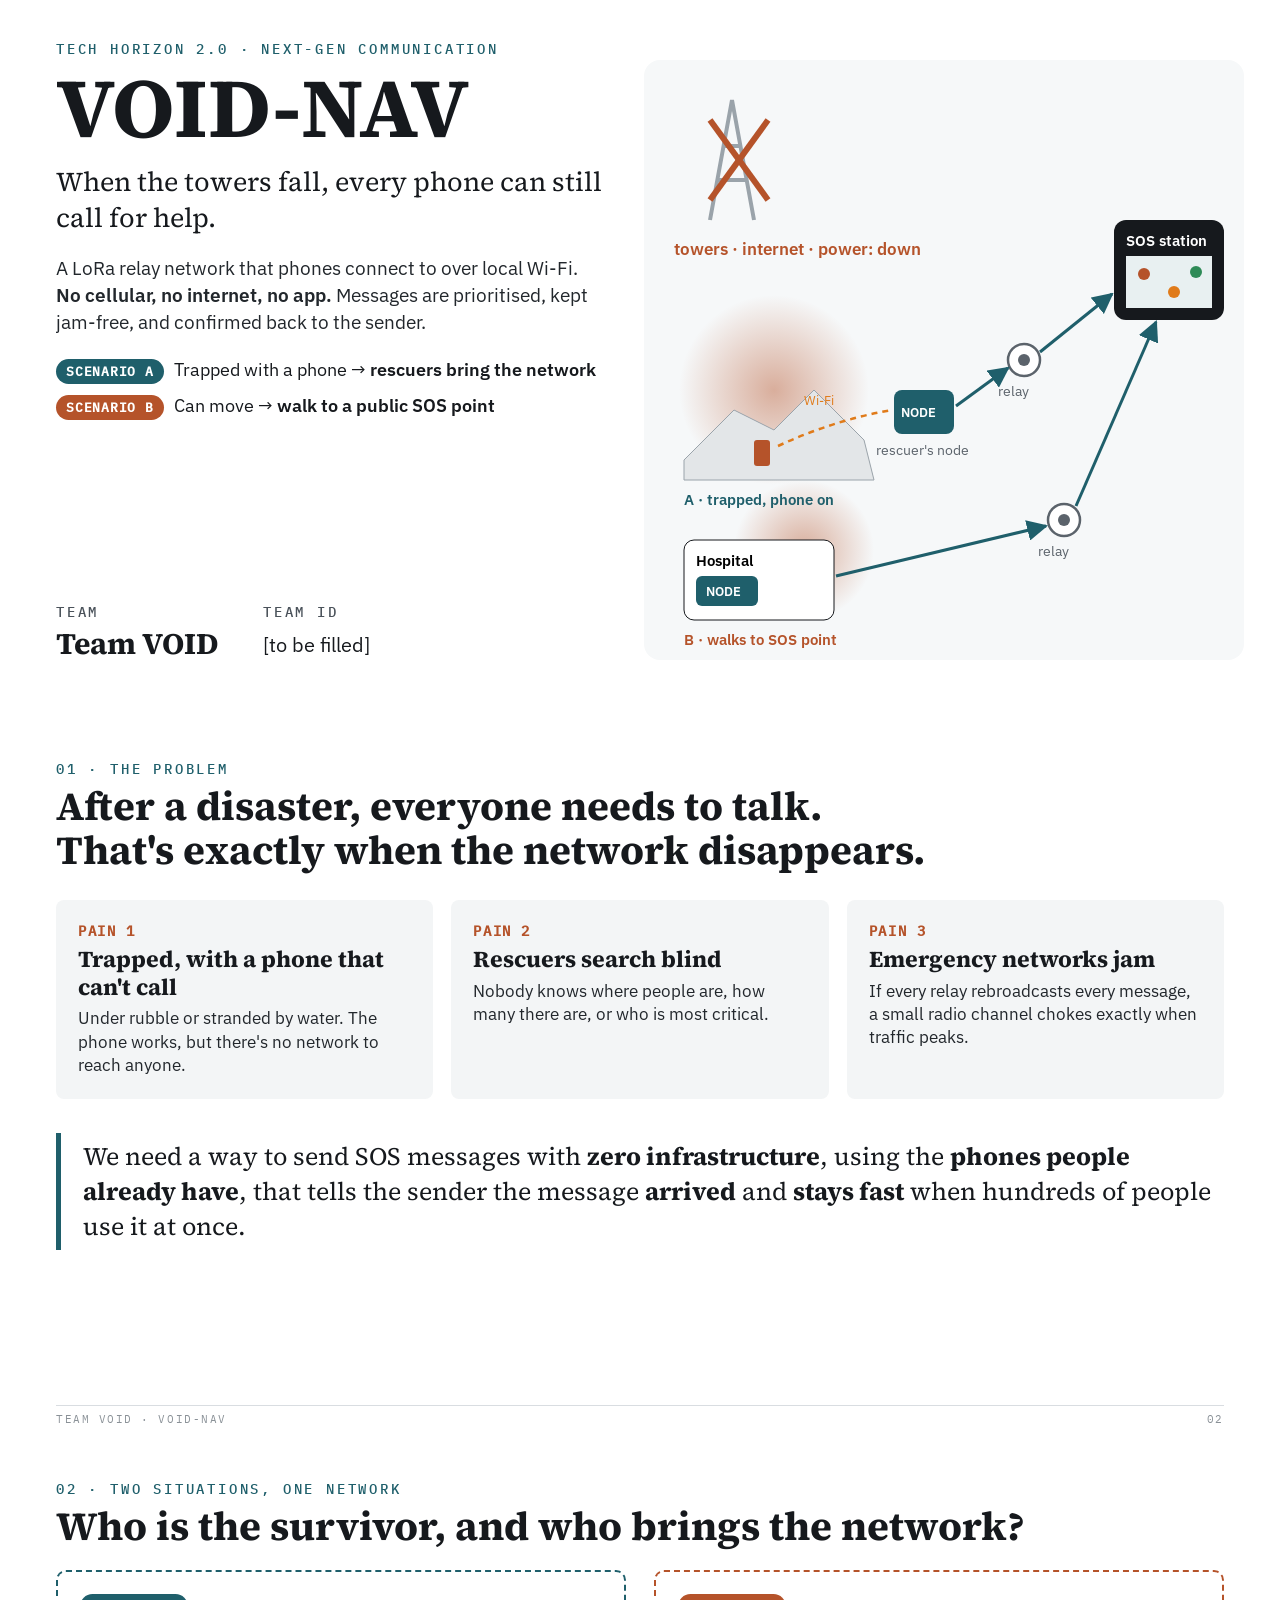
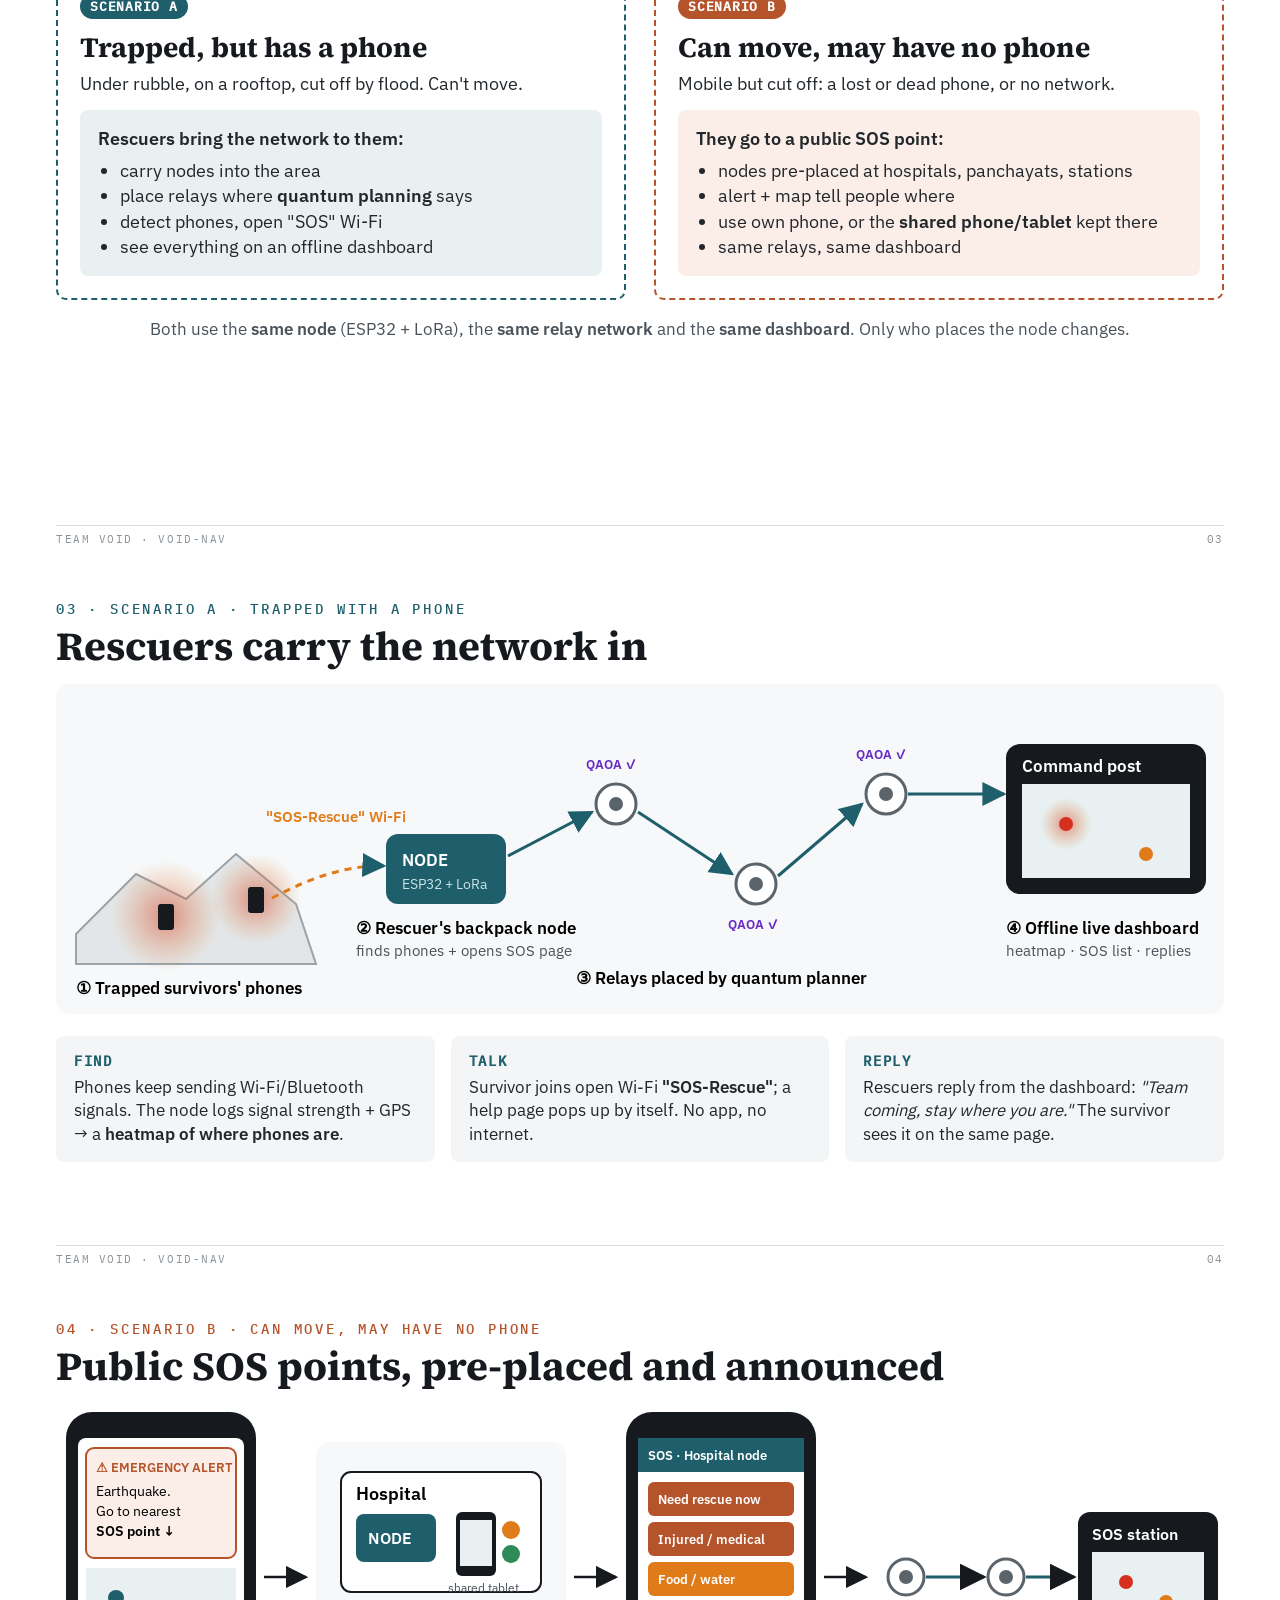
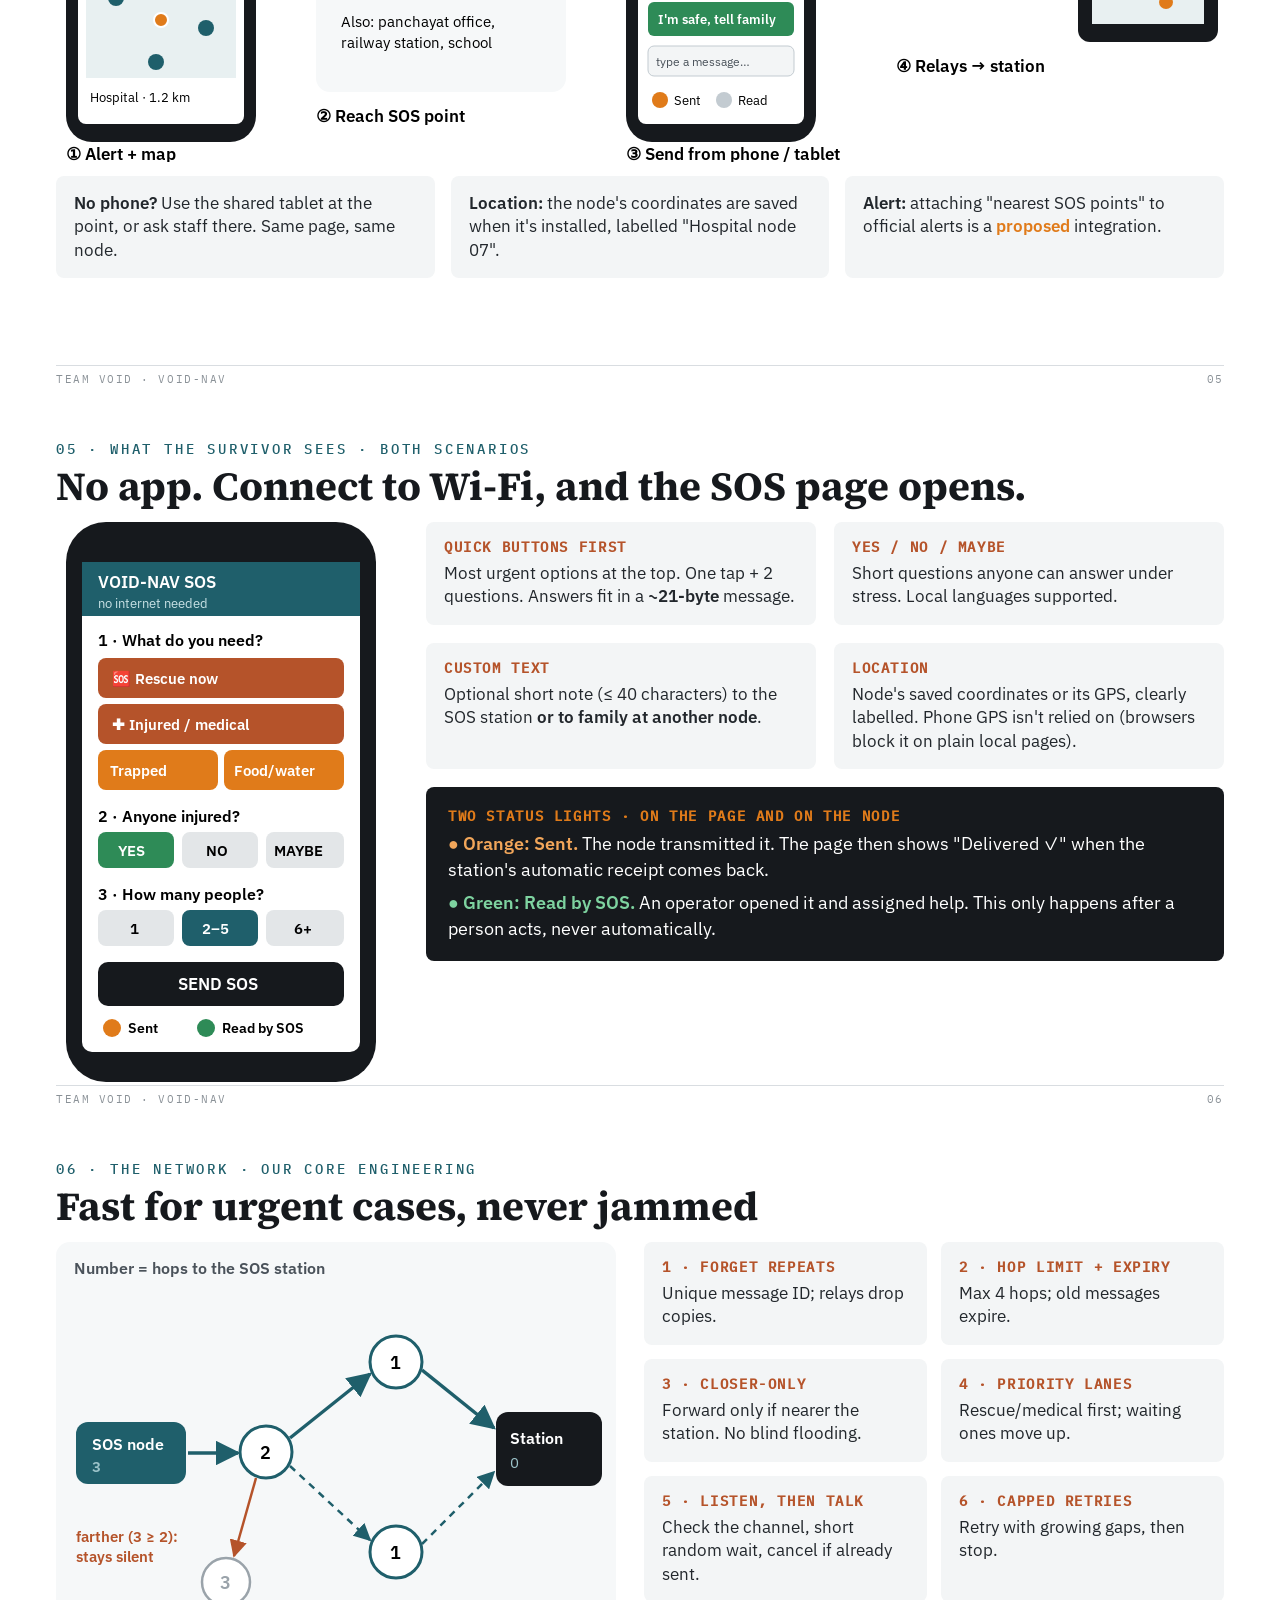
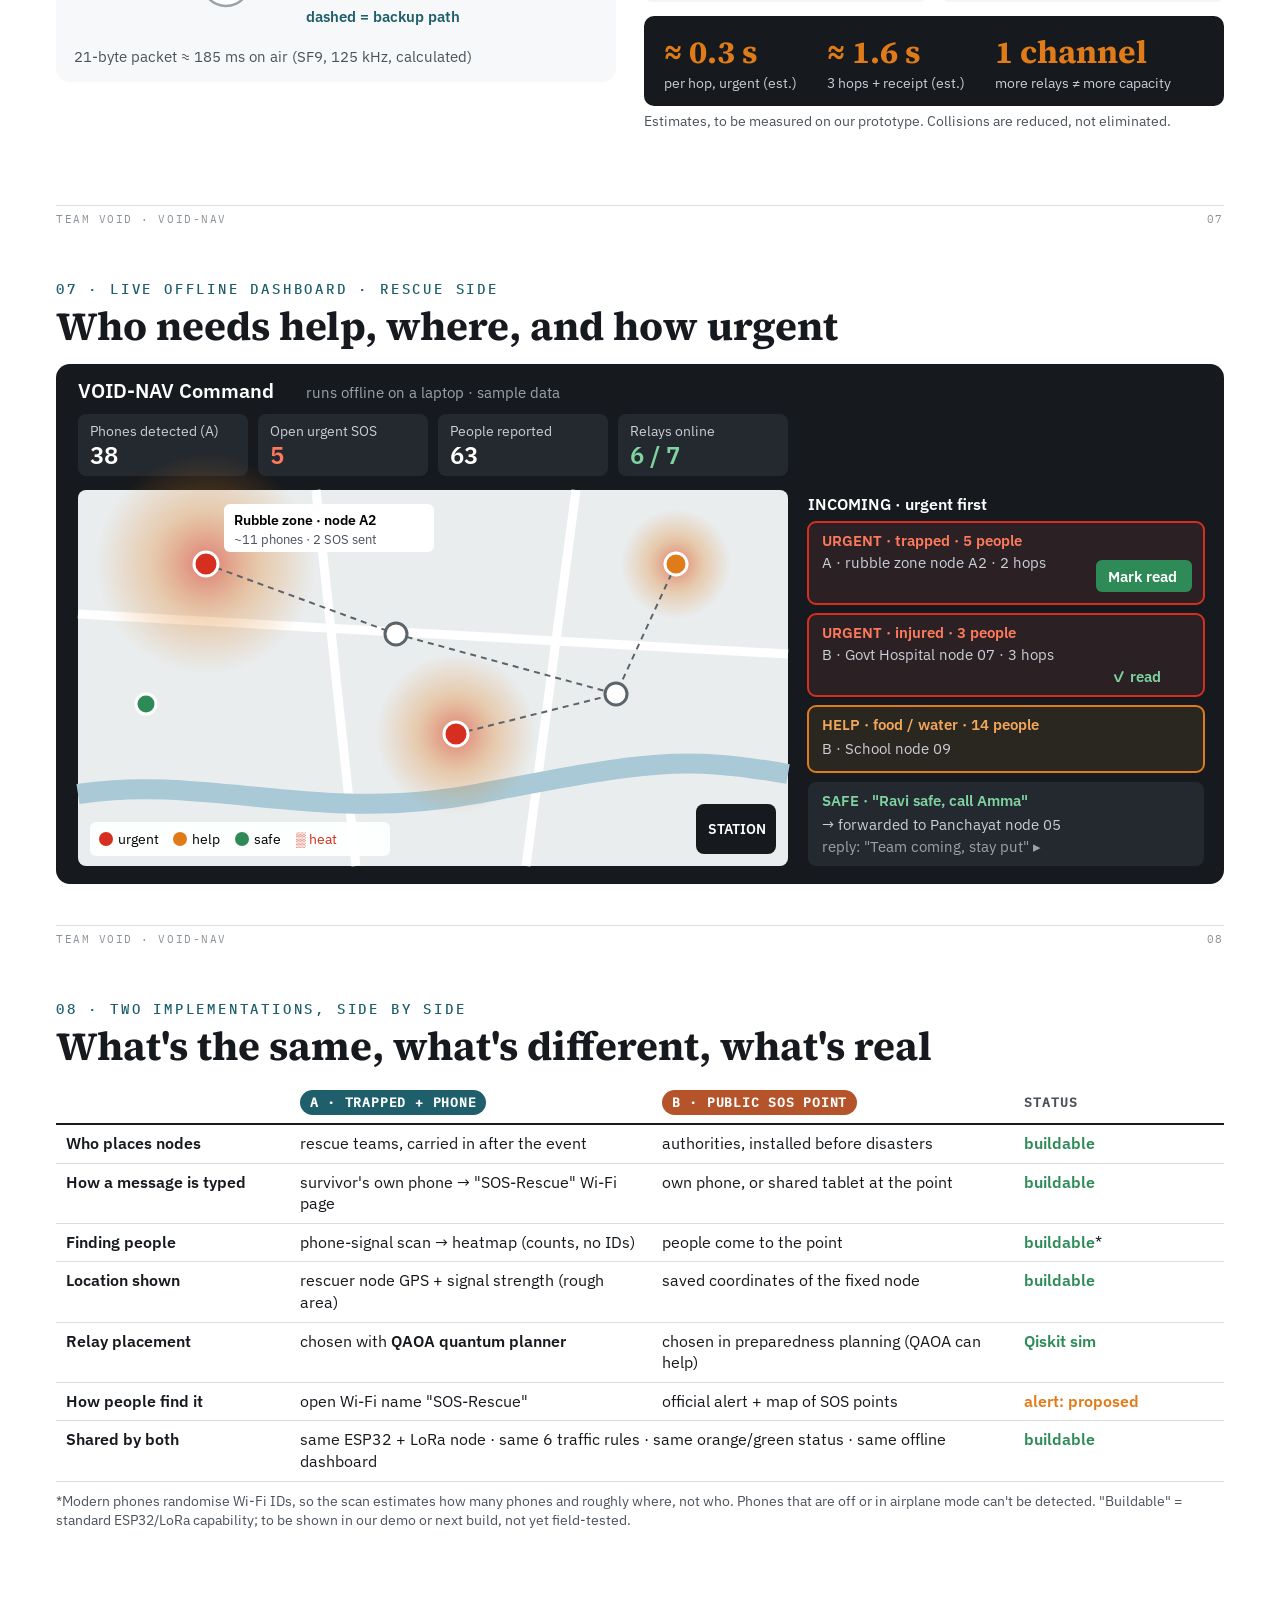
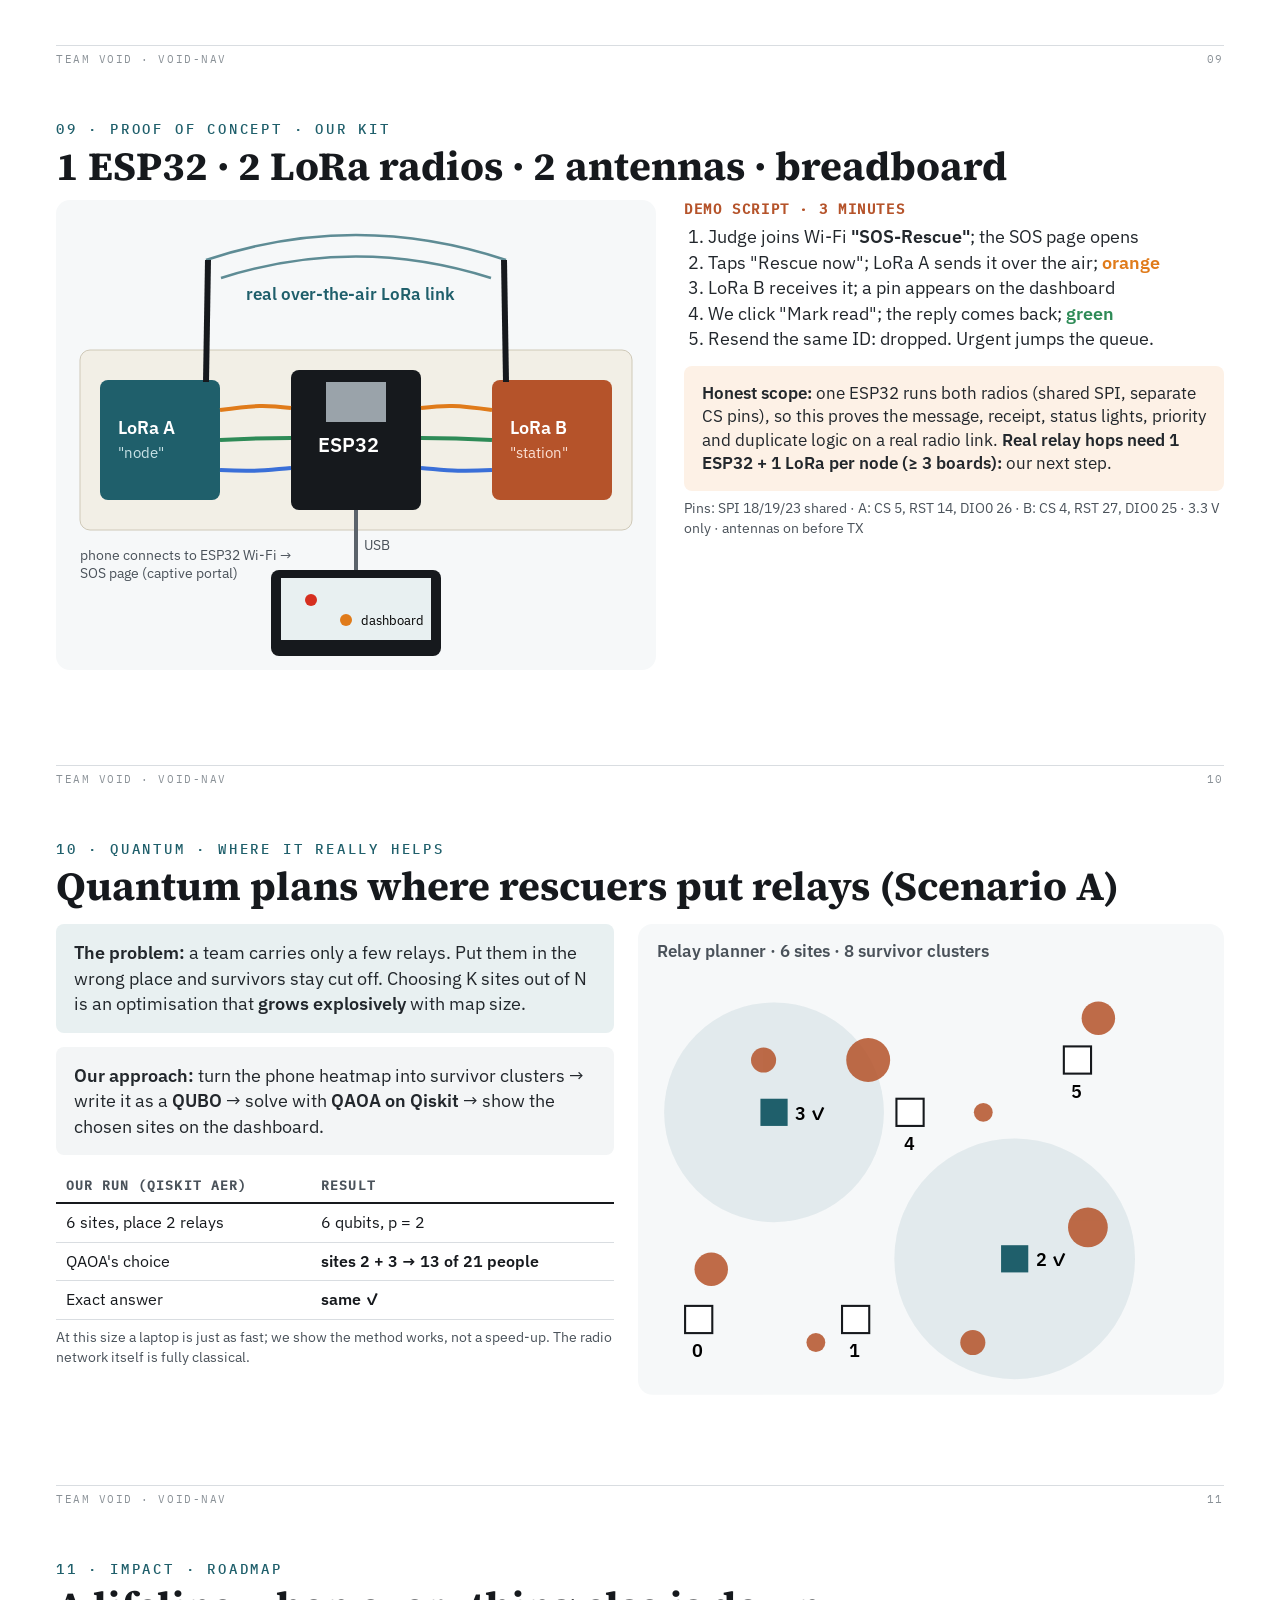
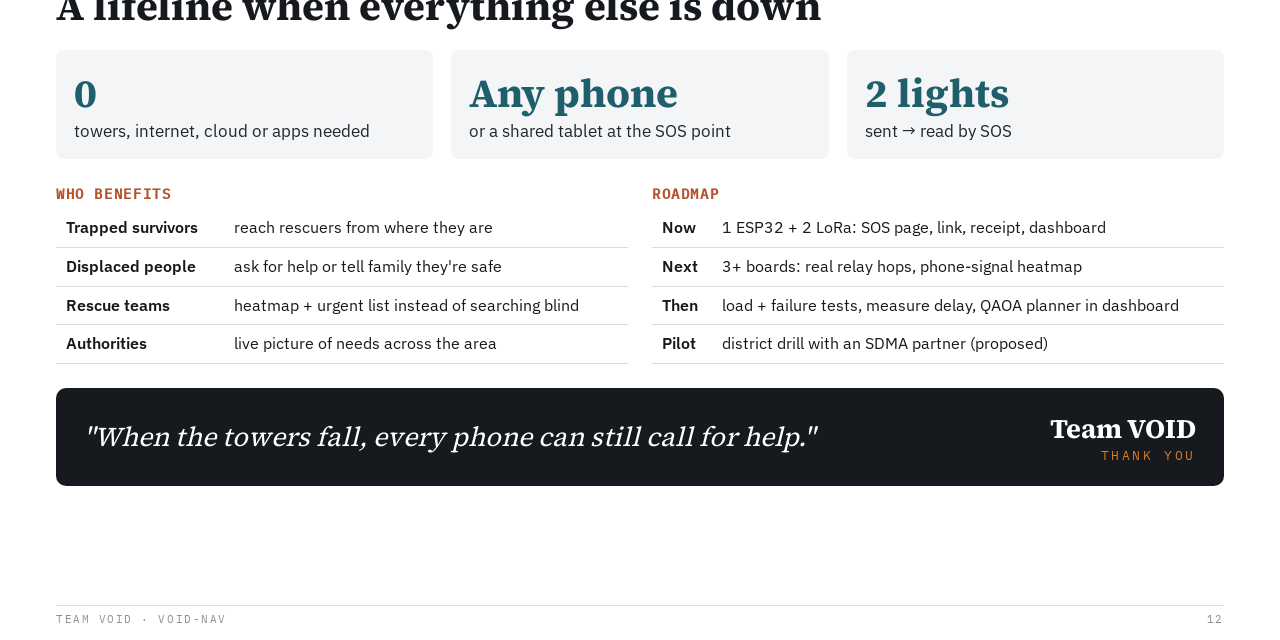
<file: voidnav_sos/deck2.html>
<!DOCTYPE html><html><head><meta charset="utf-8"><title>VOID-NAV SOS</title>
<link href="f/fonts.css" rel="stylesheet">
<style>
@page{size:1280px 720px;margin:0}
:root{--ink:#16191d;--mut:#4a525a;--line:#d9dde1;--teal:#1f5f6b;--tl:#e8f0f1;--rust:#b5532a;--rl:#fbeee8;--or:#e07b1a;--ol:#fdf1e6;--gr:#2e8b57;--gl:#e7f4ec;--grey:#f3f5f6}
*{box-sizing:border-box;margin:0;padding:0}
body{font-family:'IBM Plex Sans',sans-serif;color:var(--ink);background:#fff}
.s{width:1280px;height:720px;padding:40px 56px 44px;position:relative;page-break-after:always;overflow:hidden;background:#fff}
.ey{font-family:'IBM Plex Mono',monospace;font-size:14px;letter-spacing:.2em;text-transform:uppercase;color:var(--teal);margin-bottom:6px;font-weight:500}
h1{font-family:'Source Serif 4',serif;font-size:84px;line-height:1;font-weight:700}
h2{font-family:'Source Serif 4',serif;font-size:40px;line-height:1.1;font-weight:700;margin-bottom:8px}
h3{font-family:'Source Serif 4',serif;font-size:23px;font-weight:700;margin-bottom:6px;line-height:1.2}
.sub{font-family:'Source Serif 4',serif;font-size:21px;color:var(--mut);line-height:1.35}
p,li{font-size:18px;line-height:1.42;color:#22272c}
.sm{font-size:16.5px}.xs{font-size:14px;color:var(--mut);line-height:1.4}
.ft{position:absolute;left:56px;right:56px;bottom:14px;display:flex;justify-content:space-between;font-family:'IBM Plex Mono',monospace;font-size:11px;letter-spacing:.14em;color:#8a9197;border-top:1px solid var(--line);padding-top:6px}
.box{background:var(--grey);padding:16px 18px;border-radius:8px}
.dash{border:2px dashed #c3cbd1;border-radius:10px;padding:16px 18px}
.n{font-family:'IBM Plex Mono',monospace;font-size:13.5px;color:var(--rust);letter-spacing:.12em;text-transform:uppercase;margin-bottom:6px;font-weight:600}
.g2{display:grid;grid-template-columns:1fr 1fr;gap:24px}.g3{display:grid;grid-template-columns:repeat(3,1fr);gap:18px}
svg text{font-family:'IBM Plex Sans',sans-serif}
.mono{font-family:'IBM Plex Mono',monospace}
table{border-collapse:collapse;width:100%}th{font-family:'IBM Plex Mono',monospace;font-size:13px;letter-spacing:.08em;text-transform:uppercase;color:var(--mut);text-align:left;font-weight:600;border-bottom:2px solid var(--ink);padding:8px 10px}td{padding:8px 10px;border-bottom:1px solid var(--line);font-size:16px;vertical-align:top;line-height:1.35}
.tagA{display:inline-block;background:var(--teal);color:#fff;font-family:'IBM Plex Mono',monospace;font-size:13px;font-weight:600;padding:4px 10px;border-radius:20px;letter-spacing:.06em}
.tagB{display:inline-block;background:var(--rust);color:#fff;font-family:'IBM Plex Mono',monospace;font-size:13px;font-weight:600;padding:4px 10px;border-radius:20px;letter-spacing:.06em}
.real{color:var(--gr);font-weight:700}.prop{color:var(--or);font-weight:700}
</style></head><body>

<!-- 1 TITLE -->
<section class="s">
<div class="ey">Tech Horizon 2.0 · Next-Gen Communication</div>
<h1 style="margin-top:8px">VOID-NAV</h1>
<p class="sub" style="font-size:27px;margin-top:14px;max-width:560px;color:var(--ink)">When the towers fall, every phone can still call for help.</p>
<p style="margin-top:18px;max-width:540px;font-size:19px">A LoRa relay network that phones connect to over local Wi-Fi. <b>No cellular, no internet, no app.</b> Messages are prioritised, kept jam-free, and confirmed back to the sender.</p>
<div style="margin-top:22px;display:flex;flex-direction:column;gap:10px;max-width:540px">
<div><span class="tagA">SCENARIO A</span> <span style="font-size:18px;margin-left:6px">Trapped with a phone → <b>rescuers bring the network</b></span></div>
<div><span class="tagB">SCENARIO B</span> <span style="font-size:18px;margin-left:6px">Can move → <b>walk to a public SOS point</b></span></div></div>
<div style="position:absolute;left:56px;bottom:56px;display:flex;gap:44px">
<div><div class="ey" style="margin:0 0 2px;color:var(--mut)">Team</div><div style="font-family:'Source Serif 4',serif;font-size:30px;font-weight:700">Team VOID</div></div>
<div><div class="ey" style="margin:0 0 2px;color:var(--mut)">Team ID</div><div style="font-size:20px;padding-top:8px">[to be filled]</div></div></div>
<svg viewBox="0 0 600 600" width="600" style="position:absolute;right:36px;top:60px">
 <defs><marker id="m" viewBox="0 0 10 10" refX="9" refY="5" markerWidth="7" markerHeight="7" orient="auto"><path d="M0 0L10 5L0 10z" fill="#1f5f6b"/></marker>
 <radialGradient id="h"><stop offset="0" stop-color="#b5532a" stop-opacity=".45"/><stop offset="1" stop-color="#b5532a" stop-opacity="0"/></radialGradient></defs>
 <rect x="0" y="0" width="600" height="600" rx="16" fill="#f6f8f9"/>
 <g transform="translate(36,30)" stroke="#9aa3aa" stroke-width="4" fill="none"><path d="M30 130 L52 10 L74 130"/><path d="M38 90 L66 90 M44 56 L60 56"/></g>
 <g stroke="#b5532a" stroke-width="6"><line x1="66" y1="60" x2="124" y2="140"/><line x1="124" y1="60" x2="66" y2="140"/></g>
 <text x="30" y="195" font-size="17" fill="#b5532a" font-weight="700">towers · internet · power: down</text>
 <circle cx="130" cy="330" r="95" fill="url(#h)"/><circle cx="160" cy="490" r="70" fill="url(#h)"/>
 <!-- scenario A: rubble + rescuer -->
 <path d="M40 400 L90 350 L130 370 L170 330 L220 380 L230 420 L40 420Z" fill="#e3e6e8" stroke="#9aa3aa"/>
 <g fill="#b5532a"><rect x="110" y="380" width="16" height="26" rx="3"/></g><text x="40" y="445" font-size="15" fill="#1f5f6b" font-weight="700">A · trapped, phone on</text>
 <rect x="250" y="330" width="60" height="44" rx="8" fill="#1f5f6b"/><text x="257" y="357" fill="#fff" font-size="13" font-weight="700">NODE</text><text x="232" y="395" font-size="14" fill="#5b636b">rescuer's node</text>
 <path d="M134 386 Q190 360 248 350" stroke="#e07b1a" stroke-width="2.5" stroke-dasharray="6 5" fill="none"/><text x="160" y="345" font-size="13" fill="#e07b1a">Wi-Fi</text>
 <!-- scenario B: public point -->
 <rect x="40" y="480" width="150" height="80" rx="10" fill="#fff" stroke="#16191d"/><text x="52" y="506" font-size="15" font-weight="700">Hospital</text><rect x="52" y="516" width="62" height="30" rx="6" fill="#1f5f6b"/><text x="62" y="536" fill="#fff" font-size="13" font-weight="700">NODE</text>
 <text x="40" y="585" font-size="15" fill="#b5532a" font-weight="700">B · walks to SOS point</text>
 <!-- relays -->
 <g fill="#fff" stroke="#5b636b" stroke-width="2.5"><circle cx="380" cy="300" r="16"/><circle cx="420" cy="460" r="16"/></g><g fill="#5b636b"><circle cx="380" cy="300" r="6"/><circle cx="420" cy="460" r="6"/></g>
 <text x="354" y="336" font-size="14" fill="#5b636b">relay</text><text x="394" y="496" font-size="14" fill="#5b636b">relay</text>
 <rect x="470" y="160" width="110" height="100" rx="12" fill="#16191d"/><text x="482" y="186" fill="#fff" font-size="15" font-weight="700">SOS station</text><rect x="482" y="196" width="86" height="52" fill="#e8f0f1"/><circle cx="500" cy="214" r="6" fill="#b5532a"/><circle cx="530" cy="232" r="6" fill="#e07b1a"/><circle cx="552" cy="212" r="6" fill="#2e8b57"/>
 <g stroke="#1f5f6b" stroke-width="3" fill="none" marker-end="url(#m)"><path d="M312 346 L364 308"/><path d="M396 292 L468 234"/><path d="M192 516 L402 466"/><path d="M432 446 L512 262"/></g>
</svg>
</section>

<!-- 2 PROBLEM -->
<section class="s">
<div class="ey">01 · The problem</div>
<h2>After a disaster, everyone needs to talk.<br>That's exactly when the network disappears.</h2>
<div class="g3" style="margin-top:28px">
<div class="box" style="padding:22px"><div class="n">Pain 1</div><h3>Trapped, with a phone that can't call</h3><p class="sm">Under rubble or stranded by water. The phone works, but there's no network to reach anyone.</p></div>
<div class="box" style="padding:22px"><div class="n">Pain 2</div><h3>Rescuers search blind</h3><p class="sm">Nobody knows where people are, how many there are, or who is most critical.</p></div>
<div class="box" style="padding:22px"><div class="n">Pain 3</div><h3>Emergency networks jam</h3><p class="sm">If every relay rebroadcasts every message, a small radio channel chokes exactly when traffic peaks.</p></div></div>
<div style="margin-top:34px;border-left:5px solid var(--teal);padding:6px 0 6px 22px">
<p style="font-family:'Source Serif 4',serif;font-size:25px;line-height:1.4;color:var(--ink)">We need a way to send SOS messages with <b>zero infrastructure</b>, using the <b>phones people already have</b>, that tells the sender the message <b>arrived</b> and <b>stays fast</b> when hundreds of people use it at once.</p></div>
<div class="ft"><span>TEAM VOID · VOID-NAV</span><span>02</span></div>
</section>

<!-- 3 TWO SCENARIOS -->
<section class="s">
<div class="ey">02 · Two situations, one network</div>
<h2>Who is the survivor, and who brings the network?</h2>
<div class="g2" style="margin-top:22px;gap:28px">
<div class="dash" style="border-color:#1f5f6b;padding:22px">
<span class="tagA">SCENARIO A</span>
<h3 style="font-size:28px;margin-top:12px">Trapped, but has a phone</h3>
<p>Under rubble, on a rooftop, cut off by flood. Can't move.</p>
<div class="box" style="background:var(--tl);margin-top:14px"><p><b>Rescuers bring the network to them:</b></p>
<ul style="padding-left:22px;margin-top:6px"><li>carry nodes into the area</li><li>place relays where <b>quantum planning</b> says</li><li>detect phones, open "SOS" Wi-Fi</li><li>see everything on an offline dashboard</li></ul></div></div>
<div class="dash" style="border-color:#b5532a;padding:22px">
<span class="tagB">SCENARIO B</span>
<h3 style="font-size:28px;margin-top:12px">Can move, may have no phone</h3>
<p>Mobile but cut off: a lost or dead phone, or no network.</p>
<div class="box" style="background:var(--rl);margin-top:14px"><p><b>They go to a public SOS point:</b></p>
<ul style="padding-left:22px;margin-top:6px"><li>nodes pre-placed at hospitals, panchayats, stations</li><li>alert + map tell people where</li><li>use own phone, or the <b>shared phone/tablet</b> kept there</li><li>same relays, same dashboard</li></ul></div></div></div>
<p class="sm" style="margin-top:18px;text-align:center;color:var(--mut)">Both use the <b>same node</b> (ESP32 + LoRa), the <b>same relay network</b> and the <b>same dashboard</b>. Only who places the node changes.</p>
<div class="ft"><span>TEAM VOID · VOID-NAV</span><span>03</span></div>
</section>

<!-- 4 SCENARIO A -->
<section class="s">
<div class="ey" style="color:var(--teal)">03 · Scenario A · trapped with a phone</div>
<h2>Rescuers carry the network in</h2>
<svg viewBox="0 0 1168 330" width="1168" style="margin-top:8px">
 <defs><marker id="a" viewBox="0 0 10 10" refX="9" refY="5" markerWidth="8" markerHeight="8" orient="auto"><path d="M0 0L10 5L0 10z" fill="#1f5f6b"/></marker><radialGradient id="h2"><stop offset="0" stop-color="#d62f1f" stop-opacity=".5"/><stop offset="1" stop-color="#e07b1a" stop-opacity="0"/></radialGradient></defs>
 <rect x="0" y="0" width="1168" height="330" rx="14" fill="#f6f8f9"/>
 <!-- rubble survivors -->
 <path d="M20 250 L80 190 L130 215 L180 170 L240 220 L260 280 L20 280Z" fill="#e3e6e8" stroke="#9aa3aa" stroke-width="2"/>
 <circle cx="110" cy="232" r="55" fill="url(#h2)"/><circle cx="200" cy="215" r="45" fill="url(#h2)"/>
 <g fill="#16191d"><rect x="102" y="220" width="16" height="26" rx="3"/><rect x="192" y="203" width="16" height="26" rx="3"/></g>
 <text x="20" y="310" font-size="17" font-weight="700">① Trapped survivors' phones</text>
 <!-- rescuer node -->
 <rect x="330" y="150" width="120" height="70" rx="12" fill="#1f5f6b"/><text x="346" y="182" fill="#fff" font-size="17" font-weight="700">NODE</text><text x="346" y="205" fill="#c9e2e6" font-size="14">ESP32 + LoRa</text>
 <path d="M216 214 Q280 180 328 182" stroke="#e07b1a" stroke-width="3" stroke-dasharray="7 6" fill="none" marker-end="url(#a)"/>
 <text x="210" y="138" font-size="15" fill="#e07b1a" font-weight="700">"SOS-Rescue" Wi-Fi</text>
 <text x="300" y="250" font-size="17" font-weight="700">② Rescuer's backpack node</text><text x="300" y="272" font-size="15" fill="#4a525a">finds phones + opens SOS page</text>
 <!-- relays -->
 <g fill="#fff" stroke="#5b636b" stroke-width="3"><circle cx="560" cy="120" r="20"/><circle cx="700" cy="200" r="20"/><circle cx="830" cy="110" r="20"/></g>
 <g fill="#5b636b"><circle cx="560" cy="120" r="7"/><circle cx="700" cy="200" r="7"/><circle cx="830" cy="110" r="7"/></g>
 <g fill="#6929c4" font-size="13" font-weight="700"><text x="530" y="85">QAOA ✓</text><text x="672" y="245">QAOA ✓</text><text x="800" y="75">QAOA ✓</text></g>
 <g stroke="#1f5f6b" stroke-width="3" fill="none" marker-end="url(#a)"><path d="M452 172 L536 128"/><path d="M582 128 L676 190"/><path d="M722 192 L806 120"/><path d="M852 110 L948 110"/></g>
 <text x="520" y="300" font-size="17" font-weight="700">③ Relays placed by quantum planner</text>
 <!-- station -->
 <rect x="950" y="60" width="200" height="150" rx="14" fill="#16191d"/><text x="966" y="88" fill="#fff" font-size="17" font-weight="700">Command post</text><rect x="966" y="100" width="168" height="94" fill="#e8f0f1"/><circle cx="1010" cy="140" r="26" fill="url(#h2)"/><circle cx="1010" cy="140" r="7" fill="#d62f1f"/><circle cx="1090" cy="170" r="7" fill="#e07b1a"/>
 <text x="950" y="250" font-size="17" font-weight="700">④ Offline live dashboard</text><text x="950" y="272" font-size="15" fill="#4a525a">heatmap · SOS list · replies</text>
</svg>
<div class="g3" style="margin-top:18px;gap:16px">
<div class="box"><div class="n" style="color:var(--teal)">Find</div><p class="sm">Phones keep sending Wi-Fi/Bluetooth signals. The node logs signal strength + GPS → a <b>heatmap of where phones are</b>.</p></div>
<div class="box"><div class="n" style="color:var(--teal)">Talk</div><p class="sm">Survivor joins open Wi-Fi <b>"SOS-Rescue"</b>; a help page pops up by itself. No app, no internet.</p></div>
<div class="box"><div class="n" style="color:var(--teal)">Reply</div><p class="sm">Rescuers reply from the dashboard: <i>"Team coming, stay where you are."</i> The survivor sees it on the same page.</p></div></div>
<div class="ft"><span>TEAM VOID · VOID-NAV</span><span>04</span></div>
</section>

<!-- 5 SCENARIO B -->
<section class="s">
<div class="ey" style="color:var(--rust)">04 · Scenario B · can move, may have no phone</div>
<h2>Public SOS points, pre-placed and announced</h2>
<svg viewBox="0 0 1168 360" width="1168" style="margin-top:6px">
 <defs><marker id="b" viewBox="0 0 10 10" refX="9" refY="5" markerWidth="9" markerHeight="9" orient="auto"><path d="M0 0L10 5L0 10z" fill="#16191d"/></marker></defs>
 <!-- 1 alert phone -->
 <rect x="10" y="10" width="190" height="330" rx="26" fill="#16191d"/><rect x="22" y="36" width="166" height="286" rx="8" fill="#fff"/>
 <rect x="30" y="46" width="150" height="110" rx="8" fill="#fbeee8" stroke="#b5532a" stroke-width="2"/><text x="40" y="70" font-size="13" font-weight="700" fill="#b5532a">⚠ EMERGENCY ALERT</text><text x="40" y="94" font-size="14">Earthquake.</text><text x="40" y="114" font-size="14">Go to nearest</text><text x="40" y="134" font-size="14" font-weight="700">SOS point ↓</text>
 <rect x="30" y="166" width="150" height="110" fill="#e8f0f1"/><g fill="#1f5f6b"><circle cx="60" cy="196" r="8"/><circle cx="150" cy="226" r="8"/><circle cx="100" cy="260" r="8"/></g><circle cx="105" cy="218" r="7" fill="#e07b1a" stroke="#fff" stroke-width="2"/>
 <text x="34" y="300" font-size="13">Hospital · 1.2 km</text>
 <path d="M208 175 L250 175" stroke="#16191d" stroke-width="2.5" marker-end="url(#b)"/>
 <!-- 2 public point -->
 <rect x="260" y="40" width="250" height="250" rx="14" fill="#f6f8f9"/>
 <rect x="285" y="70" width="200" height="120" rx="10" fill="#fff" stroke="#16191d" stroke-width="2"/><text x="300" y="98" font-size="18" font-weight="700">Hospital</text>
 <rect x="300" y="112" width="80" height="48" rx="8" fill="#1f5f6b"/><text x="312" y="142" fill="#fff" font-size="16" font-weight="700">NODE</text>
 <rect x="400" y="110" width="40" height="64" rx="6" fill="#16191d"/><rect x="404" y="118" width="32" height="46" fill="#e8f0f1"/><text x="392" y="190" font-size="12" fill="#4a525a">shared tablet</text>
 <circle cx="455" cy="128" r="9" fill="#e07b1a"/><circle cx="455" cy="152" r="9" fill="#2e8b57"/>
 <text x="285" y="225" font-size="15">Also: panchayat office,</text><text x="285" y="246" font-size="15">railway station, school</text>
 <path d="M518 175 L560 175" stroke="#16191d" stroke-width="2.5" marker-end="url(#b)"/>
 <!-- 3 phone page -->
 <rect x="570" y="10" width="190" height="330" rx="26" fill="#16191d"/><rect x="582" y="36" width="166" height="286" rx="8" fill="#fff"/>
 <rect x="582" y="36" width="166" height="34" fill="#1f5f6b"/><text x="592" y="58" fill="#fff" font-size="13" font-weight="700">SOS · Hospital node</text>
 <g font-size="13" font-weight="700" fill="#fff"><rect x="592" y="80" width="146" height="34" rx="6" fill="#b5532a"/><text x="602" y="102">Need rescue now</text><rect x="592" y="120" width="146" height="34" rx="6" fill="#b5532a"/><text x="602" y="142">Injured / medical</text><rect x="592" y="160" width="146" height="34" rx="6" fill="#e07b1a"/><text x="602" y="182">Food / water</text><rect x="592" y="200" width="146" height="34" rx="6" fill="#2e8b57"/><text x="602" y="222">I'm safe, tell family</text></g>
 <rect x="592" y="244" width="146" height="30" rx="6" fill="#f3f5f6" stroke="#c3cbd1"/><text x="600" y="264" font-size="12" fill="#4a525a">type a message…</text>
 <circle cx="604" cy="298" r="8" fill="#e07b1a"/><text x="618" y="303" font-size="13">Sent</text><circle cx="668" cy="298" r="8" fill="#c3cbd1"/><text x="682" y="303" font-size="13">Read</text>
 <path d="M768 175 L810 175" stroke="#16191d" stroke-width="2.5" marker-end="url(#b)"/>
 <!-- 4 relays to station -->
 <g fill="#fff" stroke="#5b636b" stroke-width="3"><circle cx="850" cy="175" r="18"/><circle cx="950" cy="175" r="18"/></g><g fill="#5b636b"><circle cx="850" cy="175" r="7"/><circle cx="950" cy="175" r="7"/></g>
 <g stroke="#1f5f6b" stroke-width="3" fill="none" marker-end="url(#b)"><path d="M870 175 L928 175"/><path d="M970 175 L1018 175"/></g>
 <rect x="1022" y="110" width="140" height="130" rx="12" fill="#16191d"/><text x="1036" y="138" fill="#fff" font-size="16" font-weight="700">SOS station</text><rect x="1036" y="150" width="112" height="72" fill="#e8f0f1"/><circle cx="1070" cy="180" r="7" fill="#d62f1f"/><circle cx="1110" cy="200" r="7" fill="#e07b1a"/>
 </g>
 <g font-size="17" font-weight="700"><text x="10" y="358">① Alert + map</text><text x="260" y="320">② Reach SOS point</text><text x="570" y="358">③ Send from phone / tablet</text><text x="840" y="270">④ Relays → station</text></g>
</svg>
<div class="g3" style="margin-top:10px;gap:16px">
<div class="box"><p class="sm"><b>No phone?</b> Use the shared tablet at the point, or ask staff there. Same page, same node.</p></div>
<div class="box"><p class="sm"><b>Location:</b> the node's coordinates are saved when it's installed, labelled "Hospital node 07".</p></div>
<div class="box"><p class="sm"><b>Alert:</b> attaching "nearest SOS points" to official alerts is a <span class="prop">proposed</span> integration.</p></div></div>
<div class="ft"><span>TEAM VOID · VOID-NAV</span><span>05</span></div>
</section>

<!-- 6 THE PHONE PAGE -->
<section class="s">
<div class="ey">05 · What the survivor sees · both scenarios</div>
<h2>No app. Connect to Wi-Fi, and the SOS page opens.</h2>
<div style="display:grid;grid-template-columns:330px 1fr;gap:40px;margin-top:14px">
<svg viewBox="0 0 330 560" width="330">
 <rect x="10" y="0" width="310" height="560" rx="40" fill="#16191d"/><rect x="26" y="40" width="278" height="490" rx="10" fill="#fff"/>
 <rect x="26" y="40" width="278" height="54" fill="#1f5f6b"/><text x="42" y="66" fill="#fff" font-size="17" font-weight="700">VOID-NAV SOS</text><text x="42" y="86" fill="#c9e2e6" font-size="13">no internet needed</text>
 <text x="42" y="124" font-size="16" font-weight="700">1 · What do you need?</text>
 <g font-size="15" font-weight="700" fill="#fff"><rect x="42" y="136" width="246" height="40" rx="8" fill="#b5532a"/><text x="56" y="162">🆘 Rescue now</text><rect x="42" y="182" width="246" height="40" rx="8" fill="#b5532a"/><text x="56" y="208">✚ Injured / medical</text><rect x="42" y="228" width="120" height="40" rx="8" fill="#e07b1a"/><text x="54" y="254">Trapped</text><rect x="168" y="228" width="120" height="40" rx="8" fill="#e07b1a"/><text x="178" y="254">Food/water</text></g>
 <text x="42" y="300" font-size="16" font-weight="700">2 · Anyone injured?</text>
 <g font-size="15" font-weight="700"><rect x="42" y="310" width="76" height="36" rx="8" fill="#2e8b57"/><text x="62" y="334" fill="#fff">YES</text><rect x="126" y="310" width="76" height="36" rx="8" fill="#e3e6e8"/><text x="150" y="334">NO</text><rect x="210" y="310" width="78" height="36" rx="8" fill="#e3e6e8"/><text x="218" y="334">MAYBE</text></g>
 <text x="42" y="378" font-size="16" font-weight="700">3 · How many people?</text>
 <g font-size="15" font-weight="700"><rect x="42" y="388" width="76" height="36" rx="8" fill="#e3e6e8"/><text x="74" y="412">1</text><rect x="126" y="388" width="76" height="36" rx="8" fill="#1f5f6b"/><text x="146" y="412" fill="#fff">2–5</text><rect x="210" y="388" width="78" height="36" rx="8" fill="#e3e6e8"/><text x="238" y="412">6+</text></g>
 <rect x="42" y="440" width="246" height="44" rx="10" fill="#16191d"/><text x="122" y="468" fill="#fff" font-size="17" font-weight="700">SEND SOS</text>
 <circle cx="56" cy="506" r="9" fill="#e07b1a"/><text x="72" y="511" font-size="14" font-weight="700">Sent</text><circle cx="150" cy="506" r="9" fill="#2e8b57"/><text x="166" y="511" font-size="14" font-weight="700">Read by SOS</text>
</svg>
<div>
<div class="g2" style="gap:18px">
<div class="box"><div class="n">Quick buttons first</div><p class="sm">Most urgent options at the top. One tap + 2 questions. Answers fit in a <b>~21-byte</b> message.</p></div>
<div class="box"><div class="n">Yes / No / Maybe</div><p class="sm">Short questions anyone can answer under stress. Local languages supported.</p></div>
<div class="box"><div class="n">Custom text</div><p class="sm">Optional short note (≤ 40 characters) to the SOS station <b>or to family at another node</b>.</p></div>
<div class="box"><div class="n">Location</div><p class="sm">Node's saved coordinates or its GPS, clearly labelled. Phone GPS isn't relied on (browsers block it on plain local pages).</p></div></div>
<div class="box" style="margin-top:18px;background:#16191d;color:#fff;padding:20px 22px">
<div class="n" style="color:#e07b1a">Two status lights · on the page and on the node</div>
<p style="color:#fff;margin-top:4px"><b style="color:#f2a65a">● Orange: Sent.</b> The node transmitted it. The page then shows "Delivered ✓" when the station's automatic receipt comes back.</p>
<p style="color:#fff;margin-top:8px"><b style="color:#7ed3a0">● Green: Read by SOS.</b> An operator opened it and assigned help. This only happens after a person acts, never automatically.</p></div>
</div></div>
<div class="ft"><span>TEAM VOID · VOID-NAV</span><span>06</span></div>
</section>

<!-- 7 NETWORK -->
<section class="s">
<div class="ey">06 · The network · our core engineering</div>
<h2>Fast for urgent cases, never jammed</h2>
<div style="display:grid;grid-template-columns:560px 1fr;gap:28px;margin-top:14px">
<svg viewBox="0 0 560 440" width="560">
 <defs><marker id="t" viewBox="0 0 10 10" refX="9" refY="5" markerWidth="7" markerHeight="7" orient="auto"><path d="M0 0L10 5L0 10z" fill="#1f5f6b"/></marker><marker id="x" viewBox="0 0 10 10" refX="9" refY="5" markerWidth="7" markerHeight="7" orient="auto"><path d="M0 0L10 5L0 10z" fill="#b5532a"/></marker></defs>
 <rect x="0" y="0" width="560" height="440" rx="14" fill="#f6f8f9"/>
 <text x="18" y="32" font-size="16" fill="#4a525a" font-weight="600">Number = hops to the SOS station</text>
 <rect x="440" y="170" width="106" height="74" rx="12" fill="#16191d"/><text x="454" y="202" fill="#fff" font-weight="700" font-size="16">Station</text><text x="454" y="226" fill="#9cc3c9" font-size="15">0</text>
 <g font-size="18" font-weight="700"><circle cx="340" cy="120" r="26" fill="#fff" stroke="#1f5f6b" stroke-width="3"/><text x="334" y="127">1</text>
 <circle cx="340" cy="310" r="26" fill="#fff" stroke="#1f5f6b" stroke-width="3"/><text x="334" y="317">1</text>
 <circle cx="210" cy="210" r="26" fill="#fff" stroke="#1f5f6b" stroke-width="3"/><text x="204" y="217">2</text>
 <circle cx="170" cy="340" r="24" fill="#fff" stroke="#9aa3aa" stroke-width="2.5"/><text x="164" y="347" fill="#9aa3aa">3</text>
 <rect x="20" y="180" width="110" height="62" rx="12" fill="#1f5f6b"/><text x="36" y="208" fill="#fff" font-size="16">SOS node</text><text x="36" y="230" fill="#9cc3c9" font-size="15">3</text></g>
 <g stroke="#1f5f6b" stroke-width="3.5" fill="none" marker-end="url(#t)"><path d="M132 211 L182 211"/><path d="M234 196 L314 132"/><path d="M366 128 L438 186"/></g>
 <path d="M234 224 L314 298" stroke="#1f5f6b" stroke-width="2.5" stroke-dasharray="7 6" fill="none" marker-end="url(#t)"/><path d="M366 302 L438 230" stroke="#1f5f6b" stroke-width="2.5" stroke-dasharray="7 6" fill="none" marker-end="url(#t)"/>
 <path d="M200 236 L178 314" stroke="#b5532a" stroke-width="2.5" fill="none" marker-end="url(#x)"/>
 <text x="20" y="300" font-size="15" fill="#b5532a" font-weight="700">farther (3 ≥ 2):</text><text x="20" y="320" font-size="15" fill="#b5532a" font-weight="700">stays silent</text>
 <text x="250" y="380" font-size="15" fill="#1f5f6b" font-weight="600">dashed = backup path</text>
 <text x="18" y="420" font-size="15" fill="#4a525a">21-byte packet ≈ 185 ms on air (SF9, 125 kHz, calculated)</text>
</svg>
<div>
<div class="g2" style="gap:14px">
<div class="box"><div class="n">1 · Forget repeats</div><p class="sm">Unique message ID; relays drop copies.</p></div>
<div class="box"><div class="n">2 · Hop limit + expiry</div><p class="sm">Max 4 hops; old messages expire.</p></div>
<div class="box"><div class="n">3 · Closer-only</div><p class="sm">Forward only if nearer the station. No blind flooding.</p></div>
<div class="box"><div class="n">4 · Priority lanes</div><p class="sm">Rescue/medical first; waiting ones move up.</p></div>
<div class="box"><div class="n">5 · Listen, then talk</div><p class="sm">Check the channel, short random wait, cancel if already sent.</p></div>
<div class="box"><div class="n">6 · Capped retries</div><p class="sm">Retry with growing gaps, then stop.</p></div></div>
<div style="margin-top:14px;background:#16191d;border-radius:10px;padding:14px 20px;display:flex;gap:30px">
<div><div style="font-family:'Source Serif 4',serif;font-size:32px;font-weight:700;color:#e07b1a">≈ 0.3 s</div><div style="font-size:14px;color:#c9cfd4">per hop, urgent (est.)</div></div>
<div><div style="font-family:'Source Serif 4',serif;font-size:32px;font-weight:700;color:#e07b1a">≈ 1.6 s</div><div style="font-size:14px;color:#c9cfd4">3 hops + receipt (est.)</div></div>
<div><div style="font-family:'Source Serif 4',serif;font-size:32px;font-weight:700;color:#e07b1a">1 channel</div><div style="font-size:14px;color:#c9cfd4">more relays ≠ more capacity</div></div></div>
<p class="xs" style="margin-top:6px">Estimates, to be measured on our prototype. Collisions are reduced, not eliminated.</p>
</div></div>
<div class="ft"><span>TEAM VOID · VOID-NAV</span><span>07</span></div>
</section>

<!-- 8 DASHBOARD -->
<section class="s">
<div class="ey">07 · Live offline dashboard · rescue side</div>
<h2>Who needs help, where, and how urgent</h2>
<svg viewBox="0 0 1168 520" width="1168" style="margin-top:8px">
 <defs><radialGradient id="hh"><stop offset="0" stop-color="#d62f1f" stop-opacity=".6"/><stop offset=".5" stop-color="#e07b1a" stop-opacity=".3"/><stop offset="1" stop-color="#e07b1a" stop-opacity="0"/></radialGradient></defs>
 <rect x="0" y="0" width="1168" height="520" rx="14" fill="#16191d"/>
 <text x="22" y="34" fill="#fff" font-size="20" font-weight="700" font-family="Source Serif 4">VOID-NAV Command</text><text x="250" y="34" fill="#9aa3aa" font-size="15">runs offline on a laptop · sample data</text>
 <g font-size="14" fill="#c9cfd4"><rect x="22" y="50" width="170" height="62" rx="8" fill="#24292f"/><text x="34" y="72">Phones detected (A)</text><text x="34" y="100" fill="#fff" font-size="24" font-weight="700">38</text>
 <rect x="202" y="50" width="170" height="62" rx="8" fill="#24292f"/><text x="214" y="72">Open urgent SOS</text><text x="214" y="100" fill="#ff7a5c" font-size="24" font-weight="700">5</text>
 <rect x="382" y="50" width="170" height="62" rx="8" fill="#24292f"/><text x="394" y="72">People reported</text><text x="394" y="100" fill="#fff" font-size="24" font-weight="700">63</text>
 <rect x="562" y="50" width="170" height="62" rx="8" fill="#24292f"/><text x="574" y="72">Relays online</text><text x="574" y="100" fill="#7ed3a0" font-size="24" font-weight="700">6 / 7</text></g>
 <rect x="22" y="126" width="710" height="376" rx="8" fill="#e9edee"/>
 <g stroke="#fff" stroke-width="9"><path d="M22 250 L732 290"/><path d="M260 126 L300 502"/><path d="M520 126 L470 502"/></g>
 <path d="M22 430 C150 410 260 460 420 430 S620 390 732 410" stroke="#a9c9d6" stroke-width="20" fill="none"/>
 <circle cx="150" cy="200" r="110" fill="url(#hh)"/><circle cx="400" cy="370" r="80" fill="url(#hh)"/><circle cx="620" cy="200" r="55" fill="url(#hh)"/>
 <g stroke="#5b636b" stroke-width="2" stroke-dasharray="6 5"><line x1="150" y1="200" x2="340" y2="270"/><line x1="340" y1="270" x2="560" y2="330"/><line x1="400" y1="370" x2="560" y2="330"/><line x1="620" y1="200" x2="560" y2="330"/></g>
 <g fill="#fff" stroke="#5b636b" stroke-width="3"><circle cx="340" cy="270" r="11"/><circle cx="560" cy="330" r="11"/></g>
 <rect x="640" y="440" width="80" height="50" rx="8" fill="#16191d"/><text x="652" y="470" fill="#fff" font-size="14" font-weight="700">STATION</text>
 <g stroke="#fff" stroke-width="3"><circle cx="150" cy="200" r="12" fill="#d62f1f"/><circle cx="400" cy="370" r="12" fill="#d62f1f"/><circle cx="620" cy="200" r="11" fill="#e07b1a"/><circle cx="90" cy="340" r="10" fill="#2e8b57"/></g>
 <rect x="168" y="140" width="210" height="48" rx="6" fill="#fff"/><text x="178" y="161" font-size="14" font-weight="700">Rubble zone · node A2</text><text x="178" y="180" font-size="13" fill="#4a525a">~11 phones · 2 SOS sent</text>
 <g font-size="14"><rect x="34" y="458" width="300" height="34" rx="6" fill="#fff" opacity=".92"/><circle cx="50" cy="475" r="7" fill="#d62f1f"/><text x="62" y="480">urgent</text><circle cx="124" cy="475" r="7" fill="#e07b1a"/><text x="136" y="480">help</text><circle cx="186" cy="475" r="7" fill="#2e8b57"/><text x="198" y="480">safe</text><text x="240" y="480" fill="#d62f1f">▒ heat</text></g>
 <text x="752" y="146" fill="#fff" font-size="16" font-weight="700">INCOMING · urgent first</text>
 <g font-size="15">
 <rect x="752" y="158" width="396" height="82" rx="8" fill="#2b2125" stroke="#d62f1f" stroke-width="2"/><text x="766" y="182" fill="#ff7a5c" font-weight="700">URGENT · trapped · 5 people</text><text x="766" y="204" fill="#c9cfd4">A · rubble zone node A2 · 2 hops</text><rect x="1040" y="196" width="96" height="32" rx="6" fill="#2e8b57"/><text x="1052" y="218" fill="#fff" font-weight="700">Mark read</text>
 <rect x="752" y="250" width="396" height="82" rx="8" fill="#2b2125" stroke="#d62f1f" stroke-width="2"/><text x="766" y="274" fill="#ff7a5c" font-weight="700">URGENT · injured · 3 people</text><text x="766" y="296" fill="#c9cfd4">B · Govt Hospital node 07 · 3 hops</text><text x="1056" y="318" fill="#7ed3a0" font-weight="700">✓ read</text>
 <rect x="752" y="342" width="396" height="66" rx="8" fill="#2a2620" stroke="#e07b1a" stroke-width="2"/><text x="766" y="366" fill="#f2a65a" font-weight="700">HELP · food / water · 14 people</text><text x="766" y="390" fill="#c9cfd4">B · School node 09</text>
 <rect x="752" y="418" width="396" height="84" rx="8" fill="#24292f"/><text x="766" y="442" fill="#7ed3a0" font-weight="700">SAFE · "Ravi safe, call Amma"</text><text x="766" y="466" fill="#c9cfd4">→ forwarded to Panchayat node 05</text><text x="766" y="488" fill="#9aa3aa">reply: "Team coming, stay put" ▸</text></g>
</svg>
<div class="ft"><span>TEAM VOID · VOID-NAV</span><span>08</span></div>
</section>

<!-- 9 IMPLEMENTATIONS COMPARED -->
<section class="s">
<div class="ey">08 · Two implementations, side by side</div>
<h2>What's the same, what's different, what's real</h2>
<table style="margin-top:14px">
<tr><th style="width:20%"></th><th style="width:31%"><span class="tagA">A · TRAPPED + PHONE</span></th><th style="width:31%"><span class="tagB">B · PUBLIC SOS POINT</span></th><th>Status</th></tr>
<tr><td><b>Who places nodes</b></td><td>rescue teams, carried in after the event</td><td>authorities, installed before disasters</td><td><span class="real">buildable</span></td></tr>
<tr><td><b>How a message is typed</b></td><td>survivor's own phone → "SOS-Rescue" Wi-Fi page</td><td>own phone, or shared tablet at the point</td><td><span class="real">buildable</span></td></tr>
<tr><td><b>Finding people</b></td><td>phone-signal scan → heatmap (counts, no IDs)</td><td>people come to the point</td><td><span class="real">buildable</span>*</td></tr>
<tr><td><b>Location shown</b></td><td>rescuer node GPS + signal strength (rough area)</td><td>saved coordinates of the fixed node</td><td><span class="real">buildable</span></td></tr>
<tr><td><b>Relay placement</b></td><td>chosen with <b>QAOA quantum planner</b></td><td>chosen in preparedness planning (QAOA can help)</td><td><span class="real">Qiskit sim</span></td></tr>
<tr><td><b>How people find it</b></td><td>open Wi-Fi name "SOS-Rescue"</td><td>official alert + map of SOS points</td><td><span class="prop">alert: proposed</span></td></tr>
<tr><td><b>Shared by both</b></td><td colspan="2">same ESP32 + LoRa node · same 6 traffic rules · same orange/green status · same offline dashboard</td><td><span class="real">buildable</span></td></tr></table>
<p class="xs" style="margin-top:10px">*Modern phones randomise Wi-Fi IDs, so the scan estimates how many phones and roughly where, not who. Phones that are off or in airplane mode can't be detected. "Buildable" = standard ESP32/LoRa capability; to be shown in our demo or next build, not yet field-tested.</p>
<div class="ft"><span>TEAM VOID · VOID-NAV</span><span>09</span></div>
</section>

<!-- 10 DEMO -->
<section class="s">
<div class="ey">09 · Proof of concept · our kit</div>
<h2>1 ESP32 · 2 LoRa radios · 2 antennas · breadboard</h2>
<div style="display:grid;grid-template-columns:600px 1fr;gap:28px;margin-top:12px">
<svg viewBox="0 0 600 470" width="600">
 <rect x="0" y="0" width="600" height="470" rx="14" fill="#f6f8f9"/>
 <text x="190" y="100" font-size="17" fill="#1f5f6b" font-weight="700">real over-the-air LoRa link</text>
 <g stroke="#1f5f6b" stroke-width="2.5" fill="none" opacity=".7"><path d="M150 60 Q300 10 450 60"/><path d="M165 78 Q300 35 435 78"/></g>
 <rect x="24" y="150" width="552" height="180" rx="10" fill="#f2efe6" stroke="#cfc9b8"/>
 <rect x="235" y="170" width="130" height="140" rx="8" fill="#16191d"/><rect x="270" y="182" width="60" height="40" fill="#9aa3aa"/><text x="262" y="252" fill="#fff" font-weight="700" font-size="20">ESP32</text>
 <rect x="44" y="180" width="120" height="120" rx="8" fill="#1f5f6b"/><text x="62" y="234" fill="#fff" font-weight="700" font-size="18">LoRa A</text><text x="62" y="258" fill="#c9e2e6" font-size="15">"node"</text>
 <line x1="150" y1="182" x2="152" y2="60" stroke="#16191d" stroke-width="6"/>
 <rect x="436" y="180" width="120" height="120" rx="8" fill="#b5532a"/><text x="454" y="234" fill="#fff" font-weight="700" font-size="18">LoRa B</text><text x="454" y="258" fill="#fbe0d4" font-size="15">"station"</text>
 <line x1="450" y1="182" x2="448" y2="60" stroke="#16191d" stroke-width="6"/>
 <g stroke-width="4" fill="none"><path d="M164 210 C200 205 210 205 235 208" stroke="#e07b1a"/><path d="M164 240 C200 238 210 238 235 238" stroke="#2e8b57"/><path d="M164 270 C200 272 210 270 235 268" stroke="#3a6fd8"/><path d="M436 210 C400 205 390 205 365 208" stroke="#e07b1a"/><path d="M436 240 C400 238 390 238 365 238" stroke="#2e8b57"/><path d="M436 270 C400 272 390 270 365 268" stroke="#3a6fd8"/></g>
 <rect x="215" y="370" width="170" height="86" rx="8" fill="#16191d"/><rect x="225" y="378" width="150" height="62" fill="#e8f0f1"/><circle cx="255" cy="400" r="6" fill="#d62f1f"/><circle cx="290" cy="420" r="6" fill="#e07b1a"/><text x="305" y="425" font-size="13">dashboard</text>
 <line x1="300" y1="310" x2="300" y2="370" stroke="#5b636b" stroke-width="4"/><text x="308" y="350" font-size="14" fill="#4a525a">USB</text>
 <text x="24" y="360" font-size="14" fill="#4a525a">phone connects to ESP32 Wi-Fi →</text><text x="24" y="378" font-size="14" fill="#4a525a">SOS page (captive portal)</text>
</svg>
<div>
<div class="n">Demo script · 3 minutes</div>
<ol style="padding-left:24px;line-height:1.5"><li>Judge joins Wi-Fi <b>"SOS-Rescue"</b>; the SOS page opens</li>
<li>Taps "Rescue now"; LoRa A sends it over the air; <b style="color:var(--or)">orange</b></li>
<li>LoRa B receives it; a pin appears on the dashboard</li>
<li>We click "Mark read"; the reply comes back; <b style="color:var(--gr)">green</b></li>
<li>Resend the same ID: dropped. Urgent jumps the queue.</li></ol>
<div class="box" style="margin-top:14px;background:var(--ol)"><p class="sm"><b>Honest scope:</b> one ESP32 runs both radios (shared SPI, separate CS pins), so this proves the message, receipt, status lights, priority and duplicate logic on a real radio link. <b>Real relay hops need 1 ESP32 + 1 LoRa per node (≥ 3 boards):</b> our next step.</p></div>
<p class="xs" style="margin-top:8px">Pins: SPI 18/19/23 shared · A: CS 5, RST 14, DIO0 26 · B: CS 4, RST 27, DIO0 25 · 3.3 V only · antennas on before TX</p>
</div></div>
<div class="ft"><span>TEAM VOID · VOID-NAV</span><span>10</span></div>
</section>

<!-- 11 QUANTUM -->
<section class="s">
<div class="ey">10 · Quantum · where it really helps</div>
<h2>Quantum plans where rescuers put relays (Scenario A)</h2>
<div class="g2" style="margin-top:16px;grid-template-columns:1fr 1.05fr">
<div>
<div class="box" style="background:var(--tl)"><p><b>The problem:</b> a team carries only a few relays. Put them in the wrong place and survivors stay cut off. Choosing K sites out of N is an optimisation that <b>grows explosively</b> with map size.</p></div>
<div class="box" style="margin-top:14px"><p><b>Our approach:</b> turn the phone heatmap into survivor clusters → write it as a <b>QUBO</b> → solve with <b>QAOA on Qiskit</b> → show the chosen sites on the dashboard.</p></div>
<table style="margin-top:14px"><tr><th>Our run (Qiskit Aer)</th><th>Result</th></tr>
<tr><td>6 sites, place 2 relays</td><td>6 qubits, p = 2</td></tr>
<tr><td>QAOA's choice</td><td><b>sites 2 + 3 → 13 of 21 people</b></td></tr>
<tr><td>Exact answer</td><td><b>same ✓</b></td></tr></table>
<p class="xs" style="margin-top:8px">At this size a laptop is just as fast; we show the method works, not a speed-up. The radio network itself is fully classical.</p>
</div>
<svg viewBox="0 0 560 450" width="100%">
 <rect x="0" y="0" width="560" height="450" rx="14" fill="#f6f8f9"/>
 <text x="18" y="32" font-size="16" fill="#4a525a" font-weight="600">Relay planner · 6 sites · 8 survivor clusters</text>
 <circle cx="360" cy="320" r="115" fill="#1f5f6b" opacity=".09"/><circle cx="130" cy="180" r="105" fill="#1f5f6b" opacity=".09"/>
 <g fill="#b5532a" opacity=".85"><circle cx="70" cy="330" r="16"/><circle cx="170" cy="400" r="9"/><circle cx="320" cy="400" r="12"/><circle cx="430" cy="290" r="19"/><circle cx="120" cy="130" r="12"/><circle cx="220" cy="130" r="21"/><circle cx="330" cy="180" r="9"/><circle cx="440" cy="90" r="16"/></g>
 <g font-size="17" font-weight="700"><rect x="45" y="365" width="26" height="26" fill="#fff" stroke="#16191d" stroke-width="2"/><text x="52" y="414">0</text>
 <rect x="195" y="365" width="26" height="26" fill="#fff" stroke="#16191d" stroke-width="2"/><text x="202" y="414">1</text>
 <rect x="347" y="307" width="26" height="26" fill="#1f5f6b"/><text x="380" y="327">2 ✓</text>
 <rect x="117" y="167" width="26" height="26" fill="#1f5f6b"/><text x="150" y="187">3 ✓</text>
 <rect x="247" y="167" width="26" height="26" fill="#fff" stroke="#16191d" stroke-width="2"/><text x="254" y="216">4</text>
 <rect x="407" y="117" width="26" height="26" fill="#fff" stroke="#16191d" stroke-width="2"/><text x="414" y="166">5</text></g>
</svg></div>
<div class="ft"><span>TEAM VOID · VOID-NAV</span><span>11</span></div>
</section>

<!-- 12 IMPACT / CLOSE -->
<section class="s">
<div class="ey">11 · Impact · roadmap</div>
<h2>A lifeline when everything else is down</h2>
<div class="g3" style="margin-top:22px">
<div class="box"><div style="font-family:'Source Serif 4',serif;font-size:40px;font-weight:700;color:var(--teal)">0</div><p class="sm">towers, internet, cloud or apps needed</p></div>
<div class="box"><div style="font-family:'Source Serif 4',serif;font-size:40px;font-weight:700;color:var(--teal)">Any phone</div><p class="sm">or a shared tablet at the SOS point</p></div>
<div class="box"><div style="font-family:'Source Serif 4',serif;font-size:40px;font-weight:700;color:var(--teal)">2 lights</div><p class="sm">sent → read by SOS</p></div></div>
<div class="g2" style="margin-top:26px">
<div><div class="n">Who benefits</div>
<table><tr><td><b>Trapped survivors</b></td><td>reach rescuers from where they are</td></tr><tr><td><b>Displaced people</b></td><td>ask for help or tell family they're safe</td></tr><tr><td><b>Rescue teams</b></td><td>heatmap + urgent list instead of searching blind</td></tr><tr><td><b>Authorities</b></td><td>live picture of needs across the area</td></tr></table></div>
<div><div class="n">Roadmap</div>
<table><tr><td><b>Now</b></td><td>1 ESP32 + 2 LoRa: SOS page, link, receipt, dashboard</td></tr><tr><td><b>Next</b></td><td>3+ boards: real relay hops, phone-signal heatmap</td></tr><tr><td><b>Then</b></td><td>load + failure tests, measure delay, QAOA planner in dashboard</td></tr><tr><td><b>Pilot</b></td><td>district drill with an SDMA partner (proposed)</td></tr></table></div></div>
<div style="margin-top:24px;background:#16191d;border-radius:10px;padding:22px 28px;display:flex;justify-content:space-between;align-items:center">
<div style="font-family:'Source Serif 4',serif;font-size:27px;color:#fff;font-style:italic">"When the towers fall, every phone can still call for help."</div>
<div style="text-align:right"><div style="font-family:'Source Serif 4',serif;font-size:27px;font-weight:700;color:#fff">Team VOID</div><div class="mono" style="font-size:13px;letter-spacing:.2em;color:#e07b1a">THANK YOU</div></div></div>
<div class="ft"><span>TEAM VOID · VOID-NAV</span><span>12</span></div>
</section>
</body></html>
</file>
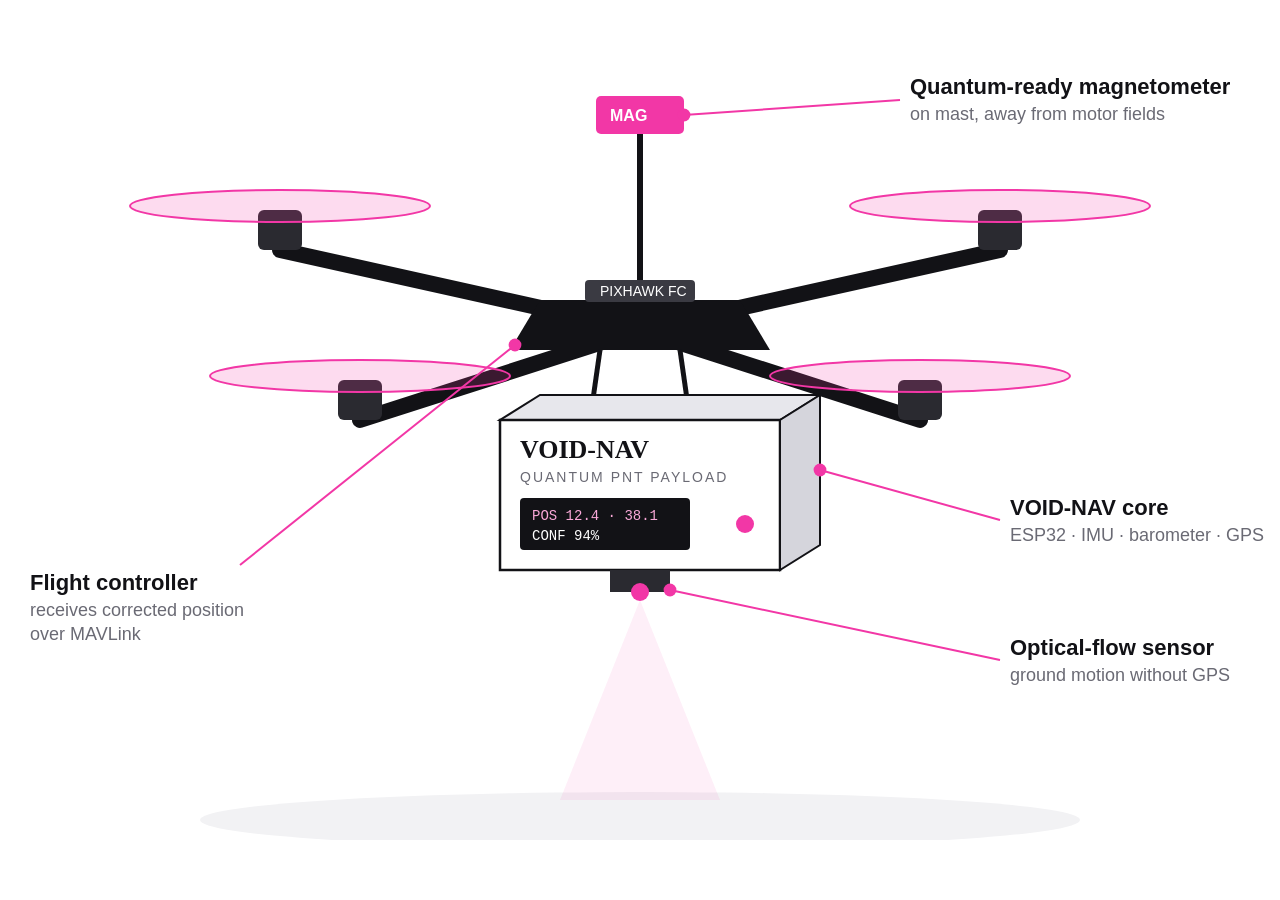
<file: deck/assets/drone.html>
<html><body style="margin:0;background:transparent">
<svg xmlns="http://www.w3.org/2000/svg" width="1400" height="840" viewBox="0 0 1400 840" font-family="Calibri, Carlito, Arial, sans-serif">
<defs><marker id="d" viewBox="0 0 10 10" refX="5" refY="5" markerWidth="8" markerHeight="8"><circle cx="5" cy="5" r="4" fill="#F237A6"/></marker></defs>
<ellipse cx="640" cy="820" rx="440" ry="28" fill="#F2F2F4"/>
<!-- arms -->
<g stroke="#121216" stroke-width="16" stroke-linecap="round"><line x1="640" y1="330" x2="280" y2="250"/><line x1="640" y1="330" x2="1000" y2="250"/><line x1="640" y1="330" x2="360" y2="420"/><line x1="640" y1="330" x2="920" y2="420"/></g>
<!-- motors + props -->
<g><g transform="translate(280,250)"><rect x="-22" y="-40" width="44" height="40" rx="6" fill="#2A2A30"/><ellipse cx="0" cy="-44" rx="150" ry="16" fill="#F237A6" opacity=".18"/><ellipse cx="0" cy="-44" rx="150" ry="16" fill="none" stroke="#F237A6" stroke-width="2"/></g>
<g transform="translate(1000,250)"><rect x="-22" y="-40" width="44" height="40" rx="6" fill="#2A2A30"/><ellipse cx="0" cy="-44" rx="150" ry="16" fill="#F237A6" opacity=".18"/><ellipse cx="0" cy="-44" rx="150" ry="16" fill="none" stroke="#F237A6" stroke-width="2"/></g>
<g transform="translate(360,420)"><rect x="-22" y="-40" width="44" height="40" rx="6" fill="#2A2A30"/><ellipse cx="0" cy="-44" rx="150" ry="16" fill="#F237A6" opacity=".18"/><ellipse cx="0" cy="-44" rx="150" ry="16" fill="none" stroke="#F237A6" stroke-width="2"/></g>
<g transform="translate(920,420)"><rect x="-22" y="-40" width="44" height="40" rx="6" fill="#2A2A30"/><ellipse cx="0" cy="-44" rx="150" ry="16" fill="#F237A6" opacity=".18"/><ellipse cx="0" cy="-44" rx="150" ry="16" fill="none" stroke="#F237A6" stroke-width="2"/></g></g>
<!-- body -->
<path d="M540 300 L740 300 L770 350 L510 350 Z" fill="#121216"/>
<rect x="585" y="280" width="110" height="22" rx="4" fill="#3A3A42"/><text x="600" y="296" font-size="14" fill="#fff">PIXHAWK FC</text>
<!-- mast -->
<line x1="640" y1="280" x2="640" y2="130" stroke="#121216" stroke-width="6"/>
<rect x="596" y="96" width="88" height="38" rx="5" fill="#F237A6"/><text x="610" y="121" font-size="16" fill="#fff" font-weight="bold">MAG</text>
<!-- payload -->
<line x1="600" y1="350" x2="590" y2="420" stroke="#121216" stroke-width="5"/><line x1="680" y1="350" x2="690" y2="420" stroke="#121216" stroke-width="5"/>
<path d="M500 420 L780 420 L820 395 L540 395 Z" fill="#E7E7EC" stroke="#121216" stroke-width="2"/>
<rect x="500" y="420" width="280" height="150" fill="#FFFFFF" stroke="#121216" stroke-width="2.5"/>
<path d="M780 420 L820 395 L820 545 L780 570 Z" fill="#D5D5DC" stroke="#121216" stroke-width="2"/>
<text x="520" y="458" font-size="26" font-weight="bold" fill="#121216" font-family="Cambria, Caladea, serif">VOID-NAV</text>
<text x="520" y="482" font-size="14" fill="#6A6A74" letter-spacing="2">QUANTUM PNT PAYLOAD</text>
<rect x="520" y="498" width="170" height="52" rx="4" fill="#121216"/><text x="532" y="520" font-size="14" fill="#F9A8D8" font-family="Consolas, monospace">POS 12.4 · 38.1</text><text x="532" y="540" font-size="14" fill="#fff" font-family="Consolas, monospace">CONF 94%</text>
<circle cx="745" cy="524" r="9" fill="#F237A6"/>
<!-- optical flow -->
<rect x="610" y="570" width="60" height="22" fill="#2A2A30"/><circle cx="640" cy="592" r="9" fill="#F237A6"/>
<path d="M640 600 L560 800 L720 800 Z" fill="#F237A6" opacity=".08"/>
<!-- callouts -->
<g font-size="22" fill="#121216">
<line x1="684" y1="115" x2="900" y2="100" stroke="#F237A6" stroke-width="2" marker-start="url(#d)"/><text x="910" y="94" font-weight="bold">Quantum-ready magnetometer</text><text x="910" y="120" fill="#6A6A74" font-size="18">on mast, away from motor fields</text>
<line x1="820" y1="470" x2="1000" y2="520" stroke="#F237A6" stroke-width="2" marker-start="url(#d)"/><text x="1010" y="515" font-weight="bold">VOID-NAV core</text><text x="1010" y="541" fill="#6A6A74" font-size="18">ESP32 · IMU · barometer · GPS</text>
<line x1="670" y1="590" x2="1000" y2="660" stroke="#F237A6" stroke-width="2" marker-start="url(#d)"/><text x="1010" y="655" font-weight="bold">Optical-flow sensor</text><text x="1010" y="681" fill="#6A6A74" font-size="18">ground motion without GPS</text>
<line x1="515" y1="345" x2="240" y2="565" stroke="#F237A6" stroke-width="2" marker-start="url(#d)"/><text x="30" y="590" font-weight="bold">Flight controller</text><text x="30" y="616" fill="#6A6A74" font-size="18">receives corrected position</text><text x="30" y="640" fill="#6A6A74" font-size="18">over MAVLink</text>
</g></svg></body></html>
</file>
<file: dashboard/fonts/fonts.css>
@font-face {
  font-family: 'JetBrains Mono';
  font-style: normal;
  font-weight: 400;
  font-display: swap;
  src: url(f0.woff2) format('woff2');
  unicode-range: U+0000-00FF, U+0131, U+0152-0153, U+02BB-02BC, U+02C6, U+02DA, U+02DC, U+0304, U+0308, U+0329, U+2000-206F, U+20AC, U+2122, U+2191, U+2193, U+2212, U+2215, U+FEFF, U+FFFD;
}
@font-face {
  font-family: 'JetBrains Mono';
  font-style: normal;
  font-weight: 600;
  font-display: swap;
  src: url(f1.woff2) format('woff2');
  unicode-range: U+0000-00FF, U+0131, U+0152-0153, U+02BB-02BC, U+02C6, U+02DA, U+02DC, U+0304, U+0308, U+0329, U+2000-206F, U+20AC, U+2122, U+2191, U+2193, U+2212, U+2215, U+FEFF, U+FFFD;
}
@font-face {
  font-family: 'Sora';
  font-style: normal;
  font-weight: 300;
  font-display: swap;
  src: url(f2.woff2) format('woff2');
  unicode-range: U+0000-00FF, U+0131, U+0152-0153, U+02BB-02BC, U+02C6, U+02DA, U+02DC, U+0304, U+0308, U+0329, U+2000-206F, U+20AC, U+2122, U+2191, U+2193, U+2212, U+2215, U+FEFF, U+FFFD;
}
@font-face {
  font-family: 'Sora';
  font-style: normal;
  font-weight: 400;
  font-display: swap;
  src: url(f3.woff2) format('woff2');
  unicode-range: U+0000-00FF, U+0131, U+0152-0153, U+02BB-02BC, U+02C6, U+02DA, U+02DC, U+0304, U+0308, U+0329, U+2000-206F, U+20AC, U+2122, U+2191, U+2193, U+2212, U+2215, U+FEFF, U+FFFD;
}
@font-face {
  font-family: 'Sora';
  font-style: normal;
  font-weight: 600;
  font-display: swap;
  src: url(f4.woff2) format('woff2');
  unicode-range: U+0000-00FF, U+0131, U+0152-0153, U+02BB-02BC, U+02C6, U+02DA, U+02DC, U+0304, U+0308, U+0329, U+2000-206F, U+20AC, U+2122, U+2191, U+2193, U+2212, U+2215, U+FEFF, U+FFFD;
}
@font-face {
  font-family: 'Sora';
  font-style: normal;
  font-weight: 700;
  font-display: swap;
  src: url(f5.woff2) format('woff2');
  unicode-range: U+0000-00FF, U+0131, U+0152-0153, U+02BB-02BC, U+02C6, U+02DA, U+02DC, U+0304, U+0308, U+0329, U+2000-206F, U+20AC, U+2122, U+2191, U+2193, U+2212, U+2215, U+FEFF, U+FFFD;
}
@font-face {
  font-family: 'Sora';
  font-style: normal;
  font-weight: 800;
  font-display: swap;
  src: url(f6.woff2) format('woff2');
  unicode-range: U+0000-00FF, U+0131, U+0152-0153, U+02BB-02BC, U+02C6, U+02DA, U+02DC, U+0304, U+0308, U+0329, U+2000-206F, U+20AC, U+2122, U+2191, U+2193, U+2212, U+2215, U+FEFF, U+FFFD;
}
</file>
<file: deck/f/fonts.css>
@font-face {
  font-family: 'IBM Plex Mono';
  font-style: normal;
  font-weight: 400;
  font-display: swap;
  src: url(0.woff2) format('truetype');
}
@font-face {
  font-family: 'IBM Plex Mono';
  font-style: normal;
  font-weight: 500;
  font-display: swap;
  src: url(1.woff2) format('truetype');
}
@font-face {
  font-family: 'IBM Plex Sans';
  font-style: normal;
  font-weight: 400;
  font-stretch: normal;
  font-display: swap;
  src: url(3.woff2) format('truetype');
}
@font-face {
  font-family: 'IBM Plex Sans';
  font-style: normal;
  font-weight: 500;
  font-stretch: normal;
  font-display: swap;
  src: url(2.woff2) format('truetype');
}
@font-face {
  font-family: 'IBM Plex Sans';
  font-style: normal;
  font-weight: 600;
  font-stretch: normal;
  font-display: swap;
  src: url(4.woff2) format('truetype');
}
@font-face {
  font-family: 'Source Serif 4';
  font-style: normal;
  font-weight: 400;
  font-display: swap;
  src: url(5.woff2) format('truetype');
}
@font-face {
  font-family: 'Source Serif 4';
  font-style: normal;
  font-weight: 600;
  font-display: swap;
  src: url(6.woff2) format('truetype');
}
@font-face {
  font-family: 'Source Serif 4';
  font-style: normal;
  font-weight: 700;
  font-display: swap;
  src: url(7.woff2) format('truetype');
}
</file>
<file: pitch/base.css>
@import url('fonts/fonts.css');
:root{--ink:#0c1424;--ink2:#18233a;--paper:#ffffff;--soft:#f3f6fb;--line:#dfe6f1;--mut:#5b6a82;--red:#e8304f;--org:#f08a00;--grn:#12a865;--cyan:#1593d6;--vio:#6b4fe0;--f:'Sora',system-ui,sans-serif;--m:'JetBrains Mono',ui-monospace,monospace}
*{box-sizing:border-box;-webkit-print-color-adjust:exact;print-color-adjust:exact}
body{margin:0;font-family:var(--f);color:var(--ink);background:#fff}
.mono{font-family:var(--m)}
.tag{display:inline-block;font:700 10px var(--m);letter-spacing:.08em;padding:3px 8px;border-radius:5px}
.t-real{background:#dff6ea;color:#0b7a48}.t-sim{background:#ece6ff;color:#5133c4}.t-prop{background:#fff1d6;color:#9a5a00}.t-emu{background:#ffe3e8;color:#b0153a}
</file>
<file: prototype/fonts/fonts.css>
@font-face {
  font-family: 'JetBrains Mono';
  font-style: normal;
  font-weight: 400;
  font-display: swap;
  src: url(f0.woff2) format('woff2');
  unicode-range: U+0000-00FF, U+0131, U+0152-0153, U+02BB-02BC, U+02C6, U+02DA, U+02DC, U+0304, U+0308, U+0329, U+2000-206F, U+20AC, U+2122, U+2191, U+2193, U+2212, U+2215, U+FEFF, U+FFFD;
}
@font-face {
  font-family: 'JetBrains Mono';
  font-style: normal;
  font-weight: 600;
  font-display: swap;
  src: url(f1.woff2) format('woff2');
  unicode-range: U+0000-00FF, U+0131, U+0152-0153, U+02BB-02BC, U+02C6, U+02DA, U+02DC, U+0304, U+0308, U+0329, U+2000-206F, U+20AC, U+2122, U+2191, U+2193, U+2212, U+2215, U+FEFF, U+FFFD;
}
@font-face {
  font-family: 'Sora';
  font-style: normal;
  font-weight: 300;
  font-display: swap;
  src: url(f2.woff2) format('woff2');
  unicode-range: U+0000-00FF, U+0131, U+0152-0153, U+02BB-02BC, U+02C6, U+02DA, U+02DC, U+0304, U+0308, U+0329, U+2000-206F, U+20AC, U+2122, U+2191, U+2193, U+2212, U+2215, U+FEFF, U+FFFD;
}
@font-face {
  font-family: 'Sora';
  font-style: normal;
  font-weight: 400;
  font-display: swap;
  src: url(f3.woff2) format('woff2');
  unicode-range: U+0000-00FF, U+0131, U+0152-0153, U+02BB-02BC, U+02C6, U+02DA, U+02DC, U+0304, U+0308, U+0329, U+2000-206F, U+20AC, U+2122, U+2191, U+2193, U+2212, U+2215, U+FEFF, U+FFFD;
}
@font-face {
  font-family: 'Sora';
  font-style: normal;
  font-weight: 600;
  font-display: swap;
  src: url(f4.woff2) format('woff2');
  unicode-range: U+0000-00FF, U+0131, U+0152-0153, U+02BB-02BC, U+02C6, U+02DA, U+02DC, U+0304, U+0308, U+0329, U+2000-206F, U+20AC, U+2122, U+2191, U+2193, U+2212, U+2215, U+FEFF, U+FFFD;
}
@font-face {
  font-family: 'Sora';
  font-style: normal;
  font-weight: 700;
  font-display: swap;
  src: url(f5.woff2) format('woff2');
  unicode-range: U+0000-00FF, U+0131, U+0152-0153, U+02BB-02BC, U+02C6, U+02DA, U+02DC, U+0304, U+0308, U+0329, U+2000-206F, U+20AC, U+2122, U+2191, U+2193, U+2212, U+2215, U+FEFF, U+FFFD;
}
@font-face {
  font-family: 'Sora';
  font-style: normal;
  font-weight: 800;
  font-display: swap;
  src: url(f6.woff2) format('woff2');
  unicode-range: U+0000-00FF, U+0131, U+0152-0153, U+02BB-02BC, U+02C6, U+02DA, U+02DC, U+0304, U+0308, U+0329, U+2000-206F, U+20AC, U+2122, U+2191, U+2193, U+2212, U+2215, U+FEFF, U+FFFD;
}
</file>
<file: rescuemesh/f/fonts.css>
@font-face {
  font-family: 'IBM Plex Mono';
  font-style: normal;
  font-weight: 400;
  font-display: swap;
  src: url(0.woff2) format('truetype');
}
@font-face {
  font-family: 'IBM Plex Mono';
  font-style: normal;
  font-weight: 500;
  font-display: swap;
  src: url(1.woff2) format('truetype');
}
@font-face {
  font-family: 'IBM Plex Sans';
  font-style: normal;
  font-weight: 400;
  font-stretch: normal;
  font-display: swap;
  src: url(3.woff2) format('truetype');
}
@font-face {
  font-family: 'IBM Plex Sans';
  font-style: normal;
  font-weight: 500;
  font-stretch: normal;
  font-display: swap;
  src: url(2.woff2) format('truetype');
}
@font-face {
  font-family: 'IBM Plex Sans';
  font-style: normal;
  font-weight: 600;
  font-stretch: normal;
  font-display: swap;
  src: url(4.woff2) format('truetype');
}
@font-face {
  font-family: 'Source Serif 4';
  font-style: normal;
  font-weight: 400;
  font-display: swap;
  src: url(5.woff2) format('truetype');
}
@font-face {
  font-family: 'Source Serif 4';
  font-style: normal;
  font-weight: 600;
  font-display: swap;
  src: url(6.woff2) format('truetype');
}
@font-face {
  font-family: 'Source Serif 4';
  font-style: normal;
  font-weight: 700;
  font-display: swap;
  src: url(7.woff2) format('truetype');
}
</file>
<file: voidnav_plan/f/fonts.css>
@font-face {
  font-family: 'IBM Plex Mono';
  font-style: normal;
  font-weight: 400;
  font-display: swap;
  src: url(0.woff2) format('truetype');
}
@font-face {
  font-family: 'IBM Plex Mono';
  font-style: normal;
  font-weight: 500;
  font-display: swap;
  src: url(1.woff2) format('truetype');
}
@font-face {
  font-family: 'IBM Plex Sans';
  font-style: normal;
  font-weight: 400;
  font-stretch: normal;
  font-display: swap;
  src: url(3.woff2) format('truetype');
}
@font-face {
  font-family: 'IBM Plex Sans';
  font-style: normal;
  font-weight: 500;
  font-stretch: normal;
  font-display: swap;
  src: url(2.woff2) format('truetype');
}
@font-face {
  font-family: 'IBM Plex Sans';
  font-style: normal;
  font-weight: 600;
  font-stretch: normal;
  font-display: swap;
  src: url(4.woff2) format('truetype');
}
@font-face {
  font-family: 'Source Serif 4';
  font-style: normal;
  font-weight: 400;
  font-display: swap;
  src: url(5.woff2) format('truetype');
}
@font-face {
  font-family: 'Source Serif 4';
  font-style: normal;
  font-weight: 600;
  font-display: swap;
  src: url(6.woff2) format('truetype');
}
@font-face {
  font-family: 'Source Serif 4';
  font-style: normal;
  font-weight: 700;
  font-display: swap;
  src: url(7.woff2) format('truetype');
}
</file>
<file: voidnav_sos/f/fonts.css>
@font-face {
  font-family: 'IBM Plex Mono';
  font-style: normal;
  font-weight: 400;
  font-display: swap;
  src: url(0.woff2) format('truetype');
}
@font-face {
  font-family: 'IBM Plex Mono';
  font-style: normal;
  font-weight: 500;
  font-display: swap;
  src: url(1.woff2) format('truetype');
}
@font-face {
  font-family: 'IBM Plex Sans';
  font-style: normal;
  font-weight: 400;
  font-stretch: normal;
  font-display: swap;
  src: url(3.woff2) format('truetype');
}
@font-face {
  font-family: 'IBM Plex Sans';
  font-style: normal;
  font-weight: 500;
  font-stretch: normal;
  font-display: swap;
  src: url(2.woff2) format('truetype');
}
@font-face {
  font-family: 'IBM Plex Sans';
  font-style: normal;
  font-weight: 600;
  font-stretch: normal;
  font-display: swap;
  src: url(4.woff2) format('truetype');
}
@font-face {
  font-family: 'Source Serif 4';
  font-style: normal;
  font-weight: 400;
  font-display: swap;
  src: url(5.woff2) format('truetype');
}
@font-face {
  font-family: 'Source Serif 4';
  font-style: normal;
  font-weight: 600;
  font-display: swap;
  src: url(6.woff2) format('truetype');
}
@font-face {
  font-family: 'Source Serif 4';
  font-style: normal;
  font-weight: 700;
  font-display: swap;
  src: url(7.woff2) format('truetype');
}
</file>
